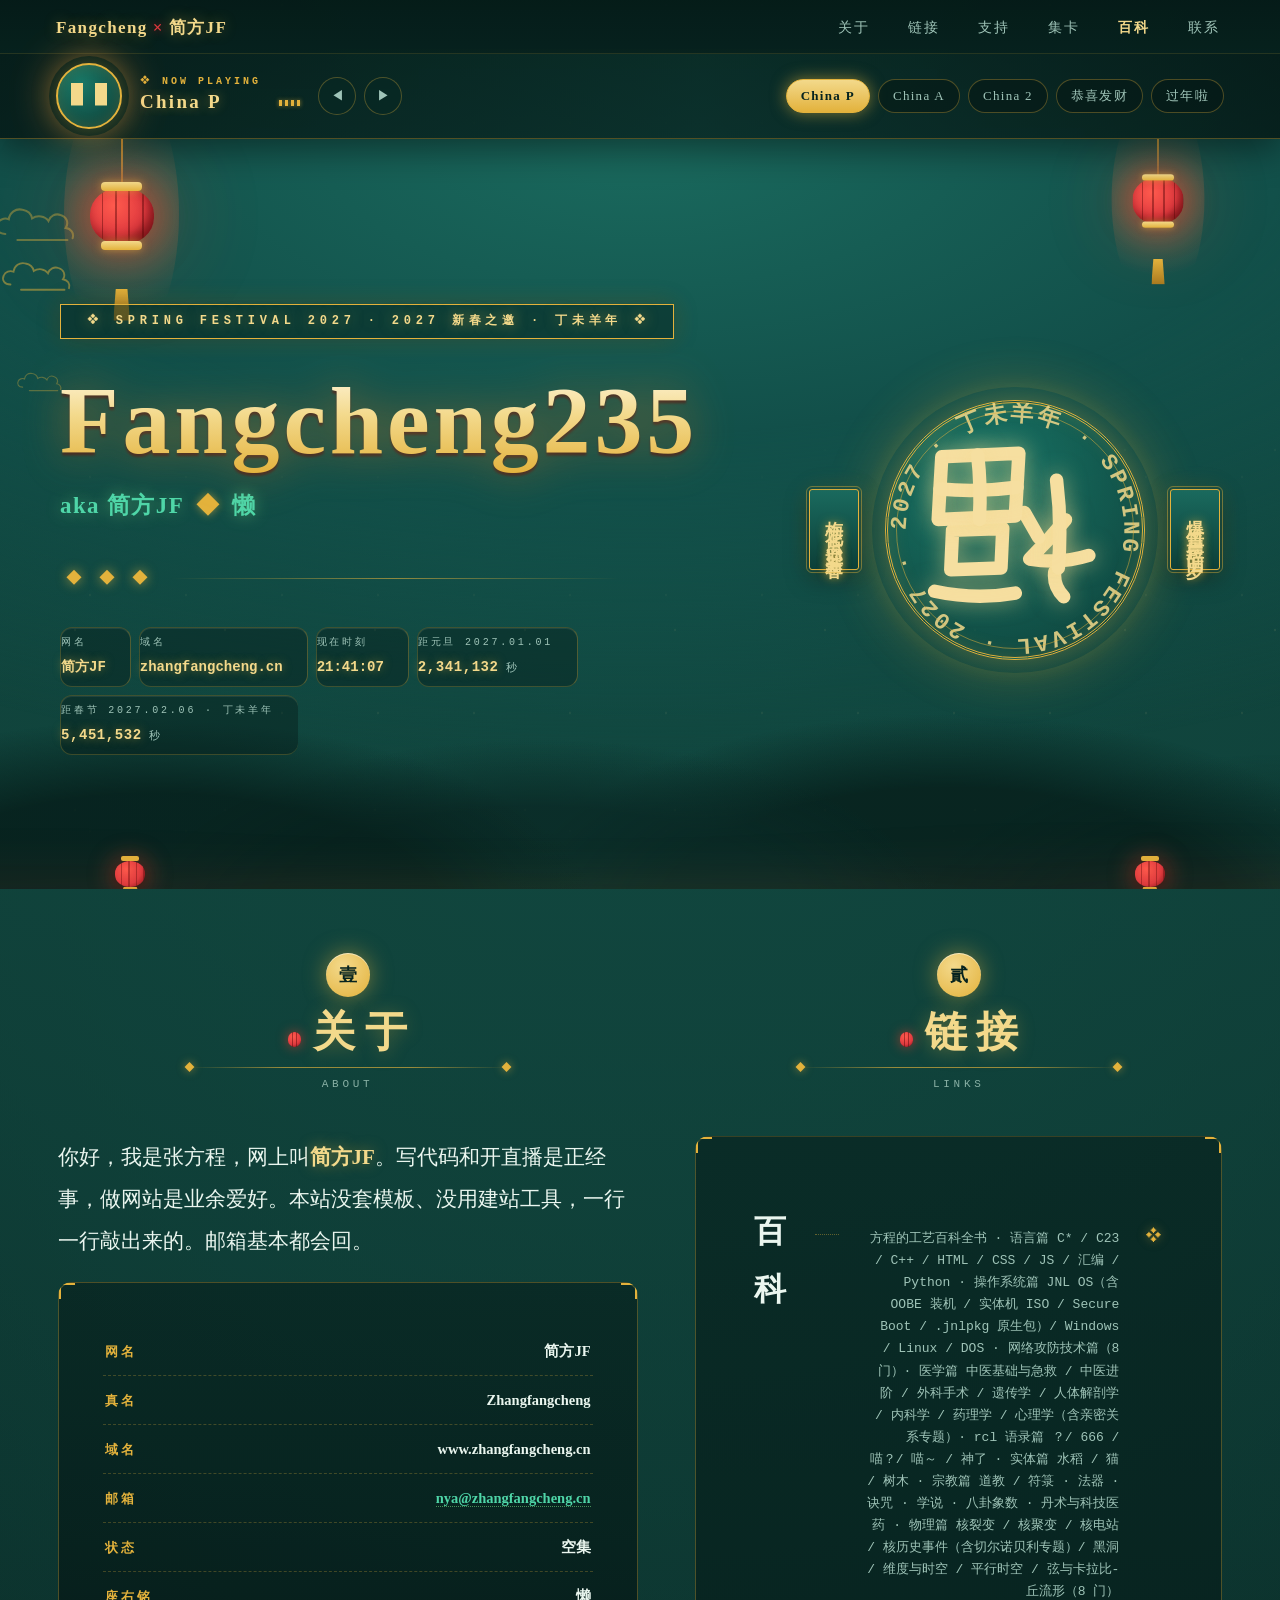
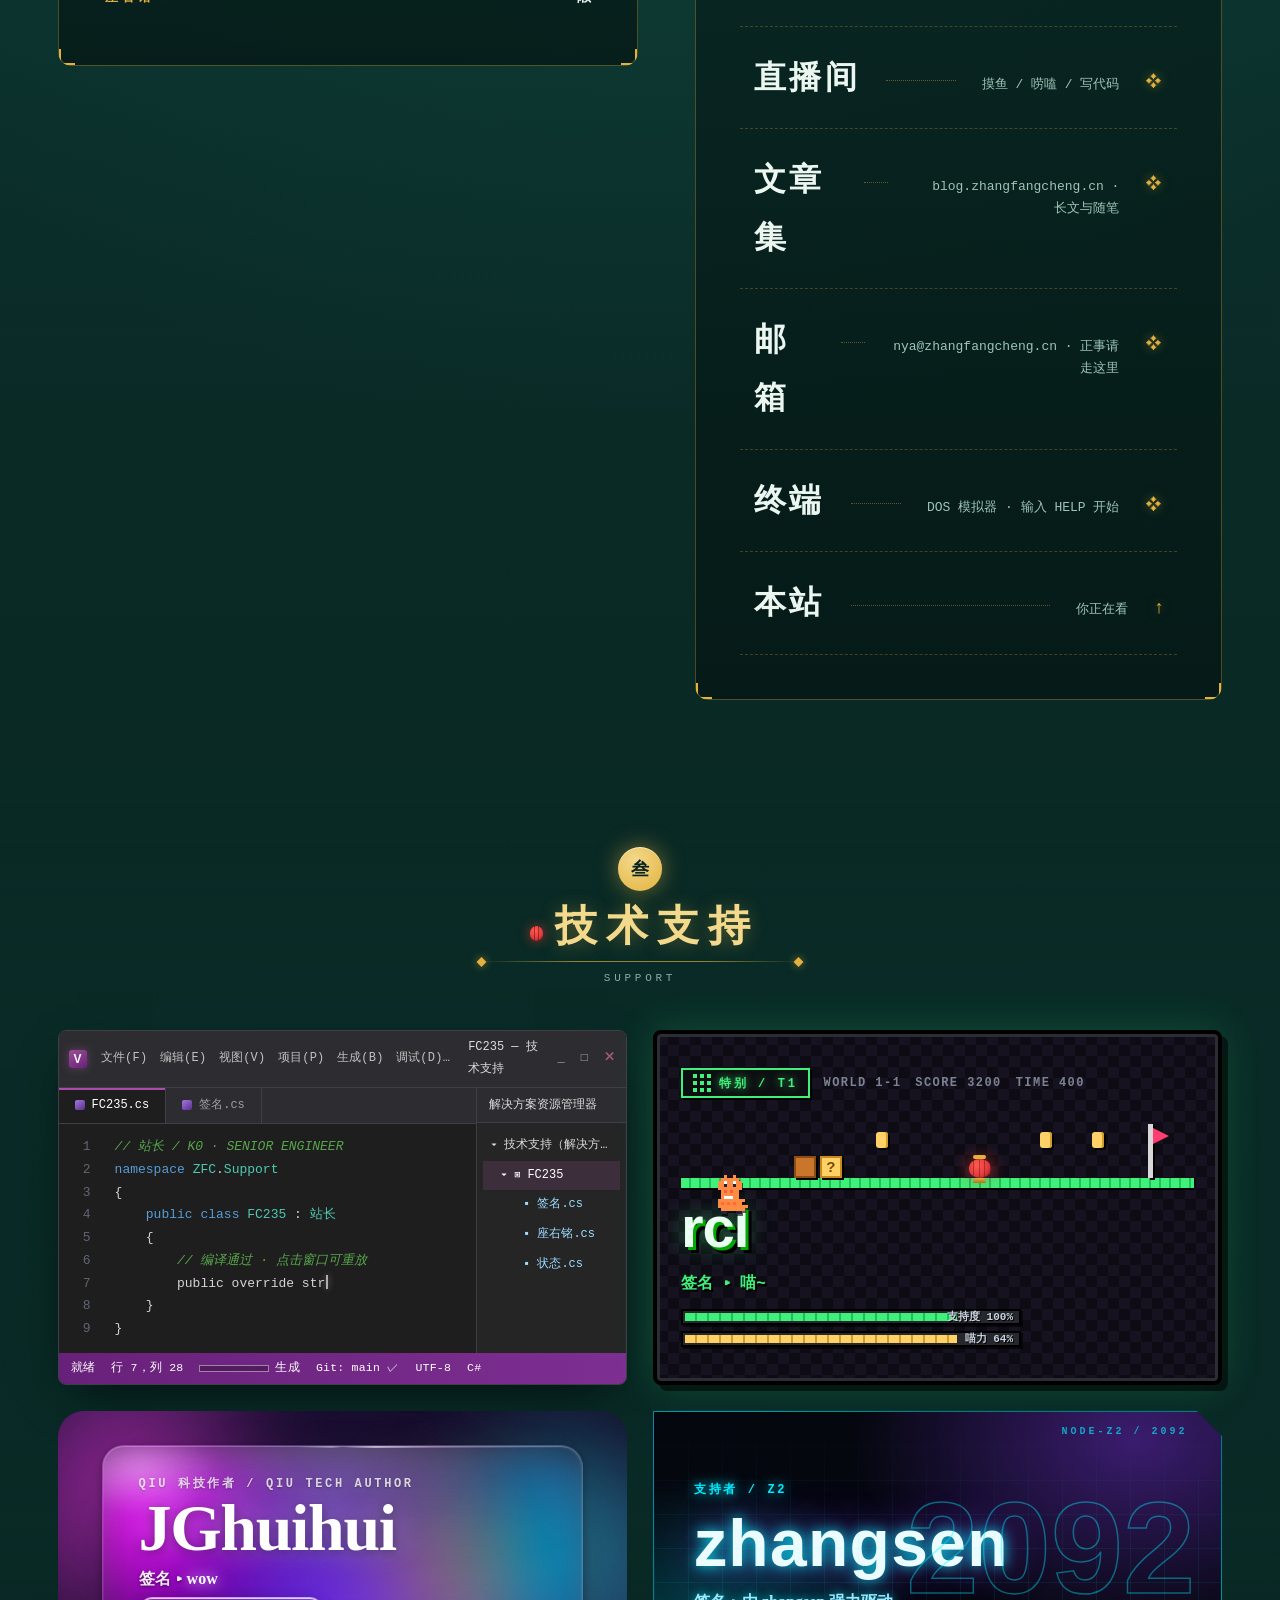
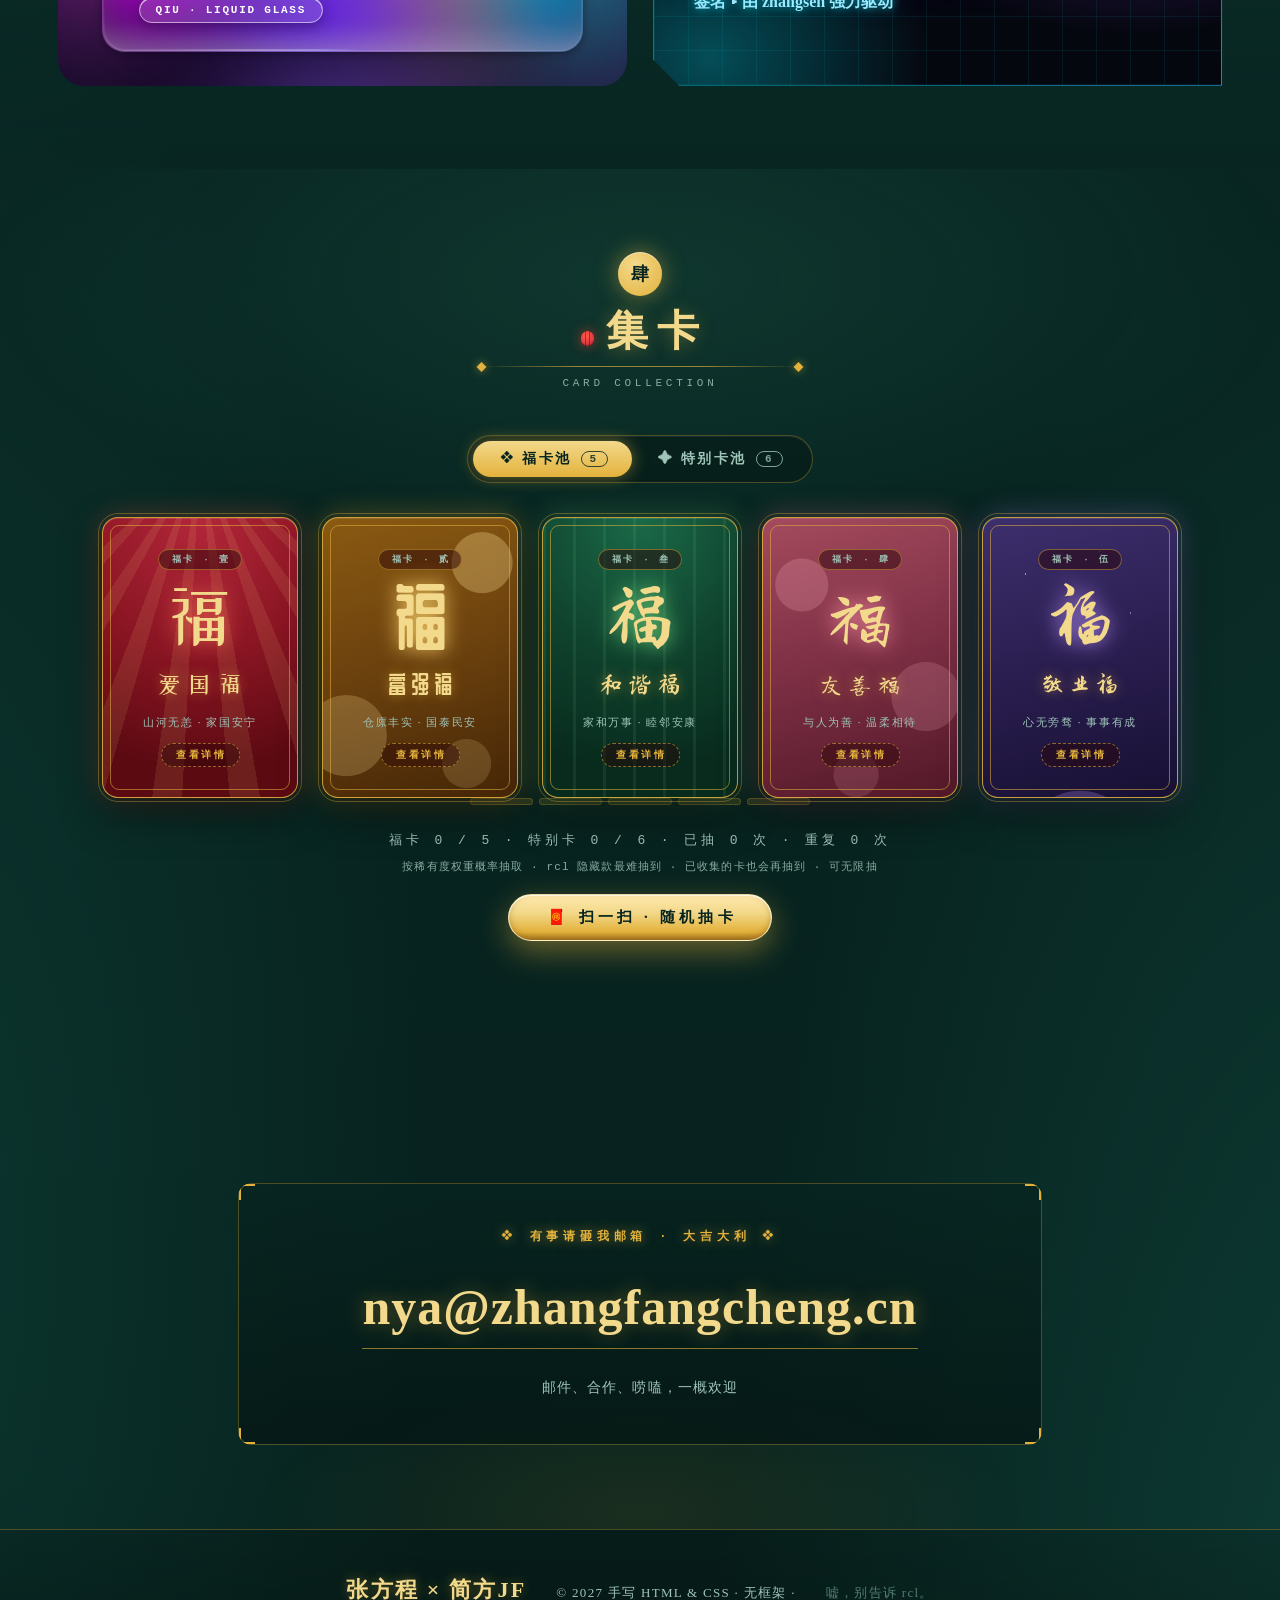
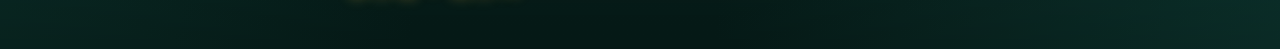
<file: index.html>
<!DOCTYPE html>
<html lang="zh-CN">
<head>
<meta charset="utf-8">
<meta name="viewport" content="width=device-width, initial-scale=1.0">
<meta name="description" content="张方程（简方JF）的个人主页 — 白天写代码，晚上开直播，网站自己手搓。">
<title>Zhangfangcheng的个人主页</title>
<link rel="preconnect" href="https://fonts.googleapis.com">
<link rel="preconnect" href="https://fonts.gstatic.com" crossorigin>
<link rel="stylesheet" href="https://fonts.googleapis.com/css2?family=Ma+Shan+Zheng&family=Zhi+Mang+Xing&family=ZCOOL+XiaoWei&family=ZCOOL+QingKe+HuangYou&family=Long+Cang&display=swap">
<link rel="icon" href="data:image/svg+xml,%3Csvg xmlns='http://www.w3.org/2000/svg' viewBox='0 0 64 64'%3E%3Crect width='64' height='64' rx='10' fill='%230e3833'/%3E%3Ctext x='32' y='46' font-family='Songti SC,SimSun,serif' font-weight='bold' font-size='38' fill='%23e3b23c' text-anchor='middle'%3E%E7%A6%8F%3C/text%3E%3C/svg%3E">
<meta name="theme-color" content="#0a2a26">
<link rel="stylesheet" href="css/style.css?v=20261113c">
</head>
<body>

<!-- 新春序幕 · 开幕 -->
<div class="prelude" id="prelude">
  <div class="curtain c-l" aria-hidden="true"></div>
  <div class="curtain c-r" aria-hidden="true"></div>
  <div class="pre-center">
    <div class="impact-zone">
      <h2 class="slam-title">欢迎访问<em>Fangcheng235</em>的主页<i class="dust" aria-hidden="true"><b></b><b></b><b></b><b></b><b></b><b></b></i></h2>
      <p class="slam-sub">❖ 丁未羊年 · 三阳开泰 ❖</p>
    </div>
    <div class="pre-stamp" aria-hidden="true">
      <div class="fucallig">
        <svg class="fusvg" viewBox="0 0 100 100">
          <path pathLength="1" d="M23,13 Q29,19 28,27"/>
          <path pathLength="1" d="M9,36 Q25,31 42,34 Q31,45 22,56"/>
          <path pathLength="1" d="M26,29 Q24,54 27,78"/>
          <path pathLength="1" d="M37,46 Q41,53 45,60"/>
          <path pathLength="1" d="M50,15 Q72,11 95,16"/>
          <path pathLength="1" d="M58,29 L86,28 L85,50 L57,51 Z"/>
          <path pathLength="1" d="M50,58 L93,56 L91,91 L48,93 Z"/>
          <path pathLength="1" d="M49,74 Q71,71 92,73"/>
          <path pathLength="1" d="M70,56 Q69,75 71,92"/>
        </svg>
      </div>
    </div>
  </div>
</div>

<div class="topzone">

<header>
  <div class="brand">Fangcheng<span>×</span>简方JF</div>
  <nav>
    <a href="#about">关于</a>
    <a href="#links">链接</a>
    <a href="#support">支持</a>
    <a href="#wufu">集卡</a>
    <a href="encyclopedia.html?v=20261118a" class="nav-wiki">百科</a>
    <a href="#contact">联系</a>
  </nav>
</header>

<!-- 置顶音乐台 -->
<div class="bgm-bar" id="bgmBar">
  <button id="bgmBtn" class="bgm-play off" aria-label="播放 / 暂停背景音乐" title="播放 / 暂停">♪</button>
  <div class="bgm-now">
    <span class="lab">❖ NOW PLAYING</span>
    <span class="ttl" id="bgmTitle">China P</span>
  </div>
  <div class="bgm-eq paused" id="bgmEq" aria-hidden="true"><i></i><i></i><i></i><i></i></div>
  <div class="bgm-skip">
    <button id="bgmPrev" aria-label="上一曲" title="上一曲">◀</button>
    <button id="bgmNext" aria-label="下一曲" title="下一曲">▶</button>
  </div>
  <div class="bgm-chips" id="bgmChips">
    <button data-i="0" class="cur">China P</button>
    <button data-i="1">China A</button>
    <button data-i="2">China 2</button>
    <button data-i="3">恭喜发财</button>
    <button data-i="4">过年啦</button>
  </div>
</div>

</div><!-- /topzone -->

<!-- 首屏：新春请柬 -->
<section class="hero">
  <div class="fws" aria-hidden="true">
    <span class="fw f1"></span>
    <span class="fw f2"></span>
    <span class="fw f3"></span>
    <span class="fw f4"></span>
    <span class="fw f5"></span>
  </div>
  <div class="lantern l1" aria-hidden="true"><span class="glow"></span><span class="body"></span><span class="tassel"></span></div>
  <div class="lantern l2" aria-hidden="true"><span class="glow"></span><span class="body"></span><span class="tassel"></span></div>
  <div class="clouds" aria-hidden="true">
    <span class="yun y1"></span>
    <span class="yun y2"></span>
    <span class="yun y3"></span>
  </div>

  <!-- 首屏主体：左文右印 -->
  <div class="hero-grid">
    <div class="hero-left">
      <p class="inv-label">❖ SPRING FESTIVAL 2027 · 2027 新春之邀 · 丁未羊年 ❖</p>
      <h1>Fangcheng235</h1>
      <p class="inv-alias">aka 简方JF<i>◆</i>懒</p>
      <div class="orn"><span>◆ ◆ ◆</span></div>
      <dl class="hero-data">
        <div><dt>网名</dt><dd>简方JF</dd></div>
        <div><dt>域名</dt><dd>zhangfangcheng.cn</dd></div>
        <div><dt>现在时刻</dt><dd id="clock">--:--:--</dd></div>
        <div><dt>距元旦 2027.01.01</dt><dd class="cd" id="cdNY">--</dd></div>
        <div><dt>距春节 2027.02.06 · 丁未羊年</dt><dd class="cd" id="cdCNY">--</dd></div>
      </dl>
    </div>
    <div class="hero-right">
      <div class="duilian l" aria-hidden="true">梅花点点迎新春</div>
      <div class="fustamp">
        <svg class="ring" viewBox="0 0 100 100">
          <defs><path id="ringpath" d="M50,50 m-43,0 a43,43 0 1,1 86,0 a43,43 0 1,1 -86,0"/></defs>
          <text><textPath href="#ringpath" startOffset="0">2027 · 丁未羊年 · SPRING FESTIVAL · 2027 · 丁未羊年 ·&#160;</textPath></text>
        </svg>
        <div class="fucallig" aria-hidden="true">
          <svg class="fusvg" viewBox="0 0 100 100">
            <path pathLength="1" d="M23,13 Q29,19 28,27"/>
            <path pathLength="1" d="M9,36 Q25,31 42,34 Q31,45 22,56"/>
            <path pathLength="1" d="M26,29 Q24,54 27,78"/>
            <path pathLength="1" d="M37,46 Q41,53 45,60"/>
            <path pathLength="1" d="M50,15 Q72,11 95,16"/>
            <path pathLength="1" d="M58,29 L86,28 L85,50 L57,51 Z"/>
            <path pathLength="1" d="M50,58 L93,56 L91,91 L48,93 Z"/>
            <path pathLength="1" d="M49,74 Q71,71 92,73"/>
            <path pathLength="1" d="M70,56 Q69,75 71,92"/>
          </svg>
          <i class="fushine"></i>
        </div>
      </div>
      <div class="duilian r" aria-hidden="true">爆竹声声辞旧岁</div>
    </div>
  </div>

  <div class="pumpkins" aria-hidden="true">
    <span class="pk p1"></span>
    <span class="pk p3"></span>
  </div>
  <div class="fog" aria-hidden="true"></div>
</section>

<!-- 关于 × 链接：双栏并排 -->
<div class="duo">

<!-- 关于 -->
<section id="about">
  <div class="sec-head">
    <span class="sec-num">壹</span>
    <h2>关于</h2>
    <span class="rule"></span>
    <span class="en">ABOUT</span>
  </div>
  <div class="about">
    <p class="say">你好，我是张方程，网上叫<b>简方JF</b>。写代码和开直播是正经事，做网站是业余爱好。本站没套模板、没用建站工具，一行一行敲出来的。邮箱基本都会回。</p>
    <div class="facts panel">
      <div><dt>网名</dt><dd>简方JF</dd></div>
      <div><dt>真名</dt><dd>Zhangfangcheng</dd></div>
      <div><dt>域名</dt><dd>www.zhangfangcheng.cn</dd></div>
      <div><dt>邮箱</dt><dd><a href="mailto:nya@zhangfangcheng.cn">nya@zhangfangcheng.cn</a></dd></div>
      <div><dt>状态</dt><dd>空集</dd></div>
      <div><dt>座右铭</dt><dd>懒</dd></div>
    </div>
  </div>
</section>

<!-- 链接 -->
<section id="links">
  <div class="sec-head">
    <span class="sec-num">貳</span>
    <h2>链接</h2>
    <span class="rule"></span>
    <span class="en">LINKS</span>
  </div>
  <div class="rows panel">
    <a class="row" href="encyclopedia.html?v=20261118a">
      <span class="t">百科</span>
      <span class="leader"></span>
      <span class="d">方程的工艺百科全书 · 语言篇 C* / C23 / C++ / HTML / CSS / JS / 汇编 / Python · 操作系统篇 JNL OS（含 OOBE 装机 / 实体机 ISO / Secure Boot / .jnlpkg 原生包）/ Windows / Linux / DOS · 网络攻防技术篇（8 门）· 医学篇 中医基础与急救 / 中医进阶 / 外科手术 / 遗传学 / 人体解剖学 / 内科学 / 药理学 / 心理学（含亲密关系专题）· rcl 语录篇 ？/ 666 / 喵？/ 喵～ / 神了 · 实体篇 水稻 / 猫 / 树木 · 宗教篇 道教 / 符箓 · 法器 · 诀咒 · 学说 · 八卦象数 · 丹术与科技医药 · 物理篇 核裂变 / 核聚变 / 核电站 / 核历史事件（含切尔诺贝利专题）/ 黑洞 / 维度与时空 / 平行时空 / 弦与卡拉比-丘流形（8 门）</span>
      <span class="go">❖</span>
    </a>
    <a class="row" href="live.html">
      <span class="t">直播间</span>
      <span class="leader"></span>
      <span class="d">摸鱼 / 唠嗑 / 写代码</span>
      <span class="go">❖</span>
    </a>
    <a class="row" href="https://blog.zhangfangcheng.cn" target="_blank" rel="noopener">
      <span class="t">文章集</span>
      <span class="leader"></span>
      <span class="d">blog.zhangfangcheng.cn · 长文与随笔</span>
      <span class="go">❖</span>
    </a>
    <a class="row" href="mailto:nya@zhangfangcheng.cn">
      <span class="t">邮箱</span>
      <span class="leader"></span>
      <span class="d">nya@zhangfangcheng.cn · 正事请走这里</span>
      <span class="go">❖</span>
    </a>
    <a class="row" href="dos.html">
      <span class="t">终端</span>
      <span class="leader"></span>
      <span class="d">DOS 模拟器 · 输入 HELP 开始</span>
      <span class="go">❖</span>
    </a>
    <a class="row" href="#top">
      <span class="t">本站</span>
      <span class="leader"></span>
      <span class="d">你正在看</span>
      <span class="go">↑</span>
    </a>
  </div>
</section>

</div><!-- /duo -->

<!-- 技术支持 -->
<section id="support">
  <div class="sec-head">
    <span class="sec-num">叁</span>
    <h2>技术支持</h2>
    <span class="rule"></span>
    <span class="en">SUPPORT</span>
  </div>
  <div class="sup-rows">

    <!-- 1) FC235 —— VS2026 风 · 真实 IDE · 动态 -->
    <div class="sup vs2026" title="点击重放代码动画">
      <div class="tbar">
        <span class="vslogo">V</span>
        <span class="menu">文件(F)　编辑(E)　视图(V)　项目(P)　生成(B)　调试(D)　Git　工具(T)　帮助(H)</span>
        <span>FC235 — 技术支持</span>
        <span class="winbtn"><i>_</i><i>□</i><i class="cl">✕</i></span>
      </div>
      <div class="ide">
        <div class="editor">
          <div class="tabs">
            <span class="tab on"><i class="ic-cs"></i>FC235.cs</span>
            <span class="tab"><i class="ic-cs"></i>签名.cs</span>
          </div>
          <div class="code-area">
            <div class="gutter">1<br>2<br>3<br>4<br>5<br>6<br>7<br>8<br>9</div>
            <pre class="code"><span class="c">// 站长 / K0 · SENIOR ENGINEER</span>
<span class="k">namespace</span> <span class="t">ZFC</span>.<span class="t">Support</span>
{
    <span class="k">public class</span> <span class="t">FC235</span> : <span class="t">站长</span>
    {
        <span class="c">// 编译通过 · 点击窗口可重放</span>
        <span class="typer"></span><span class="caret"></span>
    }
}</pre>
          </div>
        </div>
        <div class="explorer">
          <div class="exp-h">解决方案资源管理器</div>
          <ul class="tree">
            <li class="lv0">▾ 技术支持（解决方案）</li>
            <li class="lv1">▾ ▣ FC235</li>
            <li class="lv2">▪ 签名.cs</li>
            <li class="lv2">▪ 座右铭.cs</li>
            <li class="lv2">▪ 状态.cs</li>
          </ul>
        </div>
      </div>
      <div class="status">
        <span>就绪</span>
        <span id="vsPos">行 7，列 9</span>
        <span class="prog"><i></i>生成</span>
        <span>Git: main ✓</span>
        <span>UTF-8</span>
        <span>C#</span>
      </div>
    </div>

    <!-- 2) rcl —— IC 像素闯关游戏 -->
    <div class="sup pixelic">
      <div class="hud">
        <span class="chip">
          <span class="pins"><i></i><i></i><i></i><i></i><i></i><i></i><i></i><i></i><i></i></span>
          <span class="role">特别 / T1</span>
        </span>
        <span>WORLD 1-1</span>
        <span>SCORE 3200</span>
        <span>TIME 400</span>
      </div>
      <div class="stage">
        <span class="floor"></span>
        <span class="brick b1"></span>
        <span class="brick q b2">?</span>
        <span class="cat"></span>
        <span class="pk"></span>
        <span class="coin c1"></span><span class="coin c2"></span><span class="coin c3"></span>
        <span class="flag"></span>
      </div>
      <div class="who">rcl</div>
      <div class="sig">签名 ▸ 喵~</div>
      <div class="bars">
        <div class="bar hp"><span></span><b>支持度 100%</b></div>
        <div class="bar mp"><span></span><b>喵力 64%</b></div>
      </div>
    </div>

    <!-- 3) JGhuihui —— 液态玻璃风（四层折射玻璃） -->
    <div class="sup liquid">
      <div class="lgblobs" aria-hidden="true"><i class="lb1"></i><i class="lb2"></i><i class="lb3"></i><i class="lb4"></i></div>
      <div class="lggrain" aria-hidden="true"></div>
      <div class="glass">
        <i class="ring" aria-hidden="true"><i></i></i>
        <i class="spec" aria-hidden="true"></i>
        <div class="role">QIU 科技作者 / QIU TECH AUTHOR</div>
        <div class="who">JGhuihui</div>
        <div class="sig">签名 ▸ <b>wow</b></div>
        <span class="pill">QIU · LIQUID GLASS</span>
      </div>
    </div>

    <!-- 4) zhangsen —— 2092 科技风 -->
    <div class="sup futur2092">
      <span class="chipid">NODE-Z2 / 2092</span>
      <span class="year">2092</span>
      <div class="role">支持者 / Z2</div>
      <div class="who">zhangsen</div>
      <div class="sig">签名 ▸ 由 zhangsen 强力驱动</div>
    </div>

  </div>
</section>

<!-- 集五福 -->
<section id="wufu" class="wufu" data-pool="fu">
  <div class="sec-head">
    <span class="sec-num">肆</span>
    <h2>集卡</h2>
    <span class="rule"></span>
    <span class="en">CARD COLLECTION</span>
  </div>
  <!-- 卡池切换 -->
  <div class="pool-tabs" id="poolTabs" role="tablist" aria-label="卡池切换">
    <button class="ptab cur" data-pool="fu" role="tab" aria-selected="true">❖ 福卡池<i>5</i></button>
    <button class="ptab" data-pool="sp" role="tab" aria-selected="false">✦ 特别卡池<i>6</i></button>
  </div>
  <div class="fu-cards">
    <div class="fucard" data-f="0" title="点击查看详情 · 收集请扫一扫抽卡" role="button" tabindex="0">
      <div class="fc-inner">
        <div class="fc-face fc-front">
          <span class="fc-tag">福卡 · 壹</span>
          <div class="fc-fu">福</div>
          <h3 class="fc-name">爱国福</h3>
          <p class="fc-sub">山河无恙 · 家国安宁</p>
          <span class="fc-more" data-more>查看详情</span>
          <i class="fc-shine"></i>
        </div>
        <div class="fc-face fc-back">
          <div class="fc-seal">已收集</div>
          <div class="fc-backfu">福</div>
          <span class="fc-year">丁未 · 羊年</span>
        </div>
      </div>
    </div>
    <div class="fucard" data-f="1" title="点击查看详情 · 收集请扫一扫抽卡" role="button" tabindex="0">
      <div class="fc-inner">
        <div class="fc-face fc-front">
          <span class="fc-tag">福卡 · 贰</span>
          <div class="fc-fu">福</div>
          <h3 class="fc-name">富强福</h3>
          <p class="fc-sub">仓廪丰实 · 国泰民安</p>
          <span class="fc-more" data-more>查看详情</span>
          <i class="fc-shine"></i>
        </div>
        <div class="fc-face fc-back">
          <div class="fc-seal">已收集</div>
          <div class="fc-backfu">福</div>
          <span class="fc-year">丁未 · 羊年</span>
        </div>
      </div>
    </div>
    <div class="fucard" data-f="2" title="点击查看详情 · 收集请扫一扫抽卡" role="button" tabindex="0">
      <div class="fc-inner">
        <div class="fc-face fc-front">
          <span class="fc-tag">福卡 · 叁</span>
          <div class="fc-fu">福</div>
          <h3 class="fc-name">和谐福</h3>
          <p class="fc-sub">家和万事 · 睦邻安康</p>
          <span class="fc-more" data-more>查看详情</span>
          <i class="fc-shine"></i>
        </div>
        <div class="fc-face fc-back">
          <div class="fc-seal">已收集</div>
          <div class="fc-backfu">福</div>
          <span class="fc-year">丁未 · 羊年</span>
        </div>
      </div>
    </div>
    <div class="fucard" data-f="3" title="点击查看详情 · 收集请扫一扫抽卡" role="button" tabindex="0">
      <div class="fc-inner">
        <div class="fc-face fc-front">
          <span class="fc-tag">福卡 · 肆</span>
          <div class="fc-fu">福</div>
          <h3 class="fc-name">友善福</h3>
          <p class="fc-sub">与人为善 · 温柔相待</p>
          <span class="fc-more" data-more>查看详情</span>
          <i class="fc-shine"></i>
        </div>
        <div class="fc-face fc-back">
          <div class="fc-seal">已收集</div>
          <div class="fc-backfu">福</div>
          <span class="fc-year">丁未 · 羊年</span>
        </div>
      </div>
    </div>
    <div class="fucard" data-f="4" title="点击查看详情 · 收集请扫一扫抽卡" role="button" tabindex="0">
      <div class="fc-inner">
        <div class="fc-face fc-front">
          <span class="fc-tag">福卡 · 伍</span>
          <div class="fc-fu">福</div>
          <h3 class="fc-name">敬业福</h3>
          <p class="fc-sub">心无旁骛 · 事事有成</p>
          <span class="fc-more" data-more>查看详情</span>
          <i class="fc-shine"></i>
        </div>
        <div class="fc-face fc-back">
          <div class="fc-seal">已收集</div>
          <div class="fc-backfu">福</div>
          <span class="fc-year">丁未 · 羊年</span>
        </div>
      </div>
    </div>
  </div>
  <div class="fu-cards sp-cards">
    <div class="fucard sp sp-fc" data-f="5" title="点击查看详情 · 收集请扫一扫抽卡" role="button" tabindex="0">
      <div class="fc-inner">
        <div class="fc-face fc-front">
          <span class="fc-tag">特别 · 人物牌</span>
          <div class="sp-visual">
            <div class="sp-tbar"><i></i><i></i><i></i><em>FC235.cs — Visual Studio</em></div>
            <pre class="sp-code"><span class="k">class</span> <span class="t">FC235</span> {
  <span class="c">// 白天写代码</span>
  <span class="c">// 晚上开直播</span>
  <span class="k">return</span> <span class="s">"热爱"</span>;
}</pre>
          </div>
          <h3 class="fc-name">FC235</h3>
          <p class="fc-sub">站长 · VS2026 风</p>
          <span class="fc-more" data-more>查看详情</span>
          <i class="fc-shine"></i>
        </div>
        <div class="fc-face fc-back">
          <div class="fc-seal">已收集</div>
          <div class="fc-backfu">福</div>
          <span class="fc-year">丁未 · 羊年</span>
        </div>
      </div>
    </div>
    <div class="fucard sp sp-rcl" data-f="6" title="点击查看详情 · 收集请扫一扫抽卡" role="button" tabindex="0">
      <div class="fc-inner">
        <div class="fc-face fc-front">
          <span class="fc-tag">隐藏 · 人物牌</span>
          <div class="sp-visual">
            <div class="sp-hud"><span>WORLD 1-1</span><span>SCORE 3200</span></div>
            <div class="sp-stage">
              <span class="sp-floor"></span>
              <span class="sp-cat"></span>
              <span class="sp-coin"></span>
              <span class="sp-flag"></span>
            </div>
          </div>
          <h3 class="fc-name">rcl</h3>
          <p class="fc-sub">特别支持 · 像素闯关</p>
          <span class="fc-more" data-more>查看详情</span>
          <i class="fc-shine"></i>
        </div>
        <div class="fc-face fc-back">
          <div class="fc-seal">已收集</div>
          <div class="fc-backfu">福</div>
          <span class="fc-year">丁未 · 羊年</span>
        </div>
      </div>
    </div>
    <div class="fucard sp sp-jg" data-f="7" title="点击查看详情 · 收集请扫一扫抽卡" role="button" tabindex="0">
      <div class="fc-inner">
        <div class="fc-face fc-front">
          <span class="fc-tag">特别 · 人物牌</span>
          <div class="sp-visual">
            <span class="sp-blob b1"></span>
            <span class="sp-blob b2"></span>
            <div class="sp-glassbox"><b>wow</b><span>LIQUID GLASS</span></div>
          </div>
          <h3 class="fc-name">JGhuihui</h3>
          <p class="fc-sub">QIU 科技作者 · 液态玻璃</p>
          <span class="fc-more" data-more>查看详情</span>
          <i class="fc-shine"></i>
        </div>
        <div class="fc-face fc-back">
          <div class="fc-seal">已收集</div>
          <div class="fc-backfu">福</div>
          <span class="fc-year">丁未 · 羊年</span>
        </div>
      </div>
    </div>
    <div class="fucard sp sp-zs" data-f="8" title="点击查看详情 · 收集请扫一扫抽卡" role="button" tabindex="0">
      <div class="fc-inner">
        <div class="fc-face fc-front">
          <span class="fc-tag">特别 · 人物牌</span>
          <div class="sp-visual">
            <div class="sp-future">
              <span class="sp-node">NODE-Z2 / 2092</span>
              <span class="sp-year">2092</span>
              <span class="sp-sig">由 zhangsen 强力驱动</span>
            </div>
          </div>
          <h3 class="fc-name">zhangsen</h3>
          <p class="fc-sub">支持者 · 2092 科技风</p>
          <span class="fc-more" data-more>查看详情</span>
          <i class="fc-shine"></i>
        </div>
        <div class="fc-face fc-back">
          <div class="fc-seal">已收集</div>
          <div class="fc-backfu">福</div>
          <span class="fc-year">丁未 · 羊年</span>
        </div>
      </div>
    </div>
    <div class="fucard sp sp-jnl" data-f="9" title="点击查看详情 · 收集请扫一扫抽卡" role="button" tabindex="0">
      <div class="fc-inner">
        <div class="fc-face fc-front">
          <span class="fc-tag">联动 · JNL</span>
          <div class="sp-visual">
            <div class="sp-term">
              <span class="tl"><b>$</b> sudo apt install jnlos</span>
              <span class="tl ok">[ OK ] NyxNiri · 7.4-rc1 内核</span>
              <span class="tl ok">[ OK ] 3GB RAM 流畅运行</span>
              <span class="tl sl">装机 · ISO · 安全启动</span>
            </div>
          </div>
          <h3 class="fc-name">JNL OS</h3>
          <p class="fc-sub">Java Net Lava OS</p>
          <span class="fc-more" data-more>查看详情</span>
          <i class="fc-shine"></i>
        </div>
        <div class="fc-face fc-back">
          <div class="fc-seal">已收集</div>
          <div class="fc-backfu">福</div>
          <span class="fc-year">丁未 · 羊年</span>
        </div>
      </div>
    </div>
    <div class="fucard sp sp-ym" data-f="10" title="点击查看详情 · 收集请扫一扫抽卡" role="button" tabindex="0">
      <div class="fc-inner">
        <div class="fc-face fc-front">
          <span class="fc-tag">联动 · YUNMENG</span>
          <div class="sp-visual">
            <div class="sp-dream">
              <span class="sp-cloud c1"></span>
              <span class="sp-cloud c2"></span>
              <b>云梦</b>
              <span class="sp-ds">迎新纳福 · 2027</span>
            </div>
          </div>
          <h3 class="fc-name">云梦分享站</h3>
          <p class="fc-sub">软件分享 × 在线工具</p>
          <span class="fc-more" data-more>查看详情</span>
          <i class="fc-shine"></i>
        </div>
        <div class="fc-face fc-back">
          <div class="fc-seal">已收集</div>
          <div class="fc-backfu">福</div>
          <span class="fc-year">丁未 · 羊年</span>
        </div>
      </div>
    </div>
  </div>
  <div class="fu-bar" id="fuBar" aria-hidden="true"><i></i><i></i><i></i><i></i><i></i></div>
  <div class="fu-bar sp-bar" id="spBar" aria-hidden="true"><i></i><i></i><i></i><i></i><i></i><i></i></div>
  <p class="fu-progress" id="fuProgress">福卡 0 / 5 · 特别卡 0 / 6 · 已抽 0 次 · 重复 0 次</p>
  <p class="fu-note">按稀有度权重概率抽取 · rcl 隐藏款最难抽到 · 已收集的卡也会再抽到 · 可无限抽</p>
  <div style="text-align:center"><button class="fu-scan" id="fuScan" type="button">🧧 扫一扫 · 随机抽卡</button></div>
  <div class="fu-done" id="fuDone">❖ 五福临门 · 新的一年万事顺遂 ❖</div>
  <div class="fu-done sp-done" id="spDone">❖ 特别卡池 · 全员集结 ❖</div>
</section>

<!-- 抽卡演出层 -->
<div class="draw-ov" id="drawOv">
  <div class="draw-card">
    <span class="d-label" id="dLabel">扫 福 中</span>
    <span class="d-name" id="dName">···</span>
    <span class="d-type" id="dType"></span>
    <span class="d-hint">点击任意处继续</span>
  </div>
</div>

<!-- 福卡详情卷轴 -->
<div class="fu-modal" id="fuModal" role="dialog" aria-modal="true" aria-label="福卡详情">
  <div class="m-backdrop" data-mclose></div>
  <div class="fu-panel" id="fuPanel">
    <button class="m-close" type="button" data-mclose aria-label="关闭">✕</button>
    <span class="m-tag" id="mTag">福卡 · 壹</span>
    <div class="m-rare" id="mRare"></div>
    <div class="m-fu" id="mFu">福</div>
    <div class="m-name" id="mName">爱国福</div>
    <div class="m-poem" id="mPoem"></div>
    <p class="m-bless" id="mBless"></p>
    <span class="m-status" id="mStatus">未收集</span>
    <button class="m-take" id="mTake" type="button">收下福气</button>
    <p class="m-hint">FU CARD DETAILS · 丁未羊年</p>
  </div>
</div>

<!-- 联系 -->
<section id="contact" class="contact">
  <div class="panel">
    <p class="label">❖ 有事请砸我邮箱 · 大吉大利 ❖</p>
    <a class="mail" href="mailto:nya@zhangfangcheng.cn">nya@zhangfangcheng.cn</a>
    <p class="tiny">邮件、合作、唠嗑，一概欢迎</p>
  </div>
</section>

<footer>
  <span class="big">张方程 × 简方JF</span>
  <span>© <span id="yr">2027</span> 手写 HTML &amp; CSS · 无框架 ·</span>
  <span class="secret">嘘，别告诉 rcl。</span>
</footer>

<audio id="bgm" preload="auto"></audio>

<script src="js/main.js?v=20261113c" defer></script>
</body>
</html>
</file>
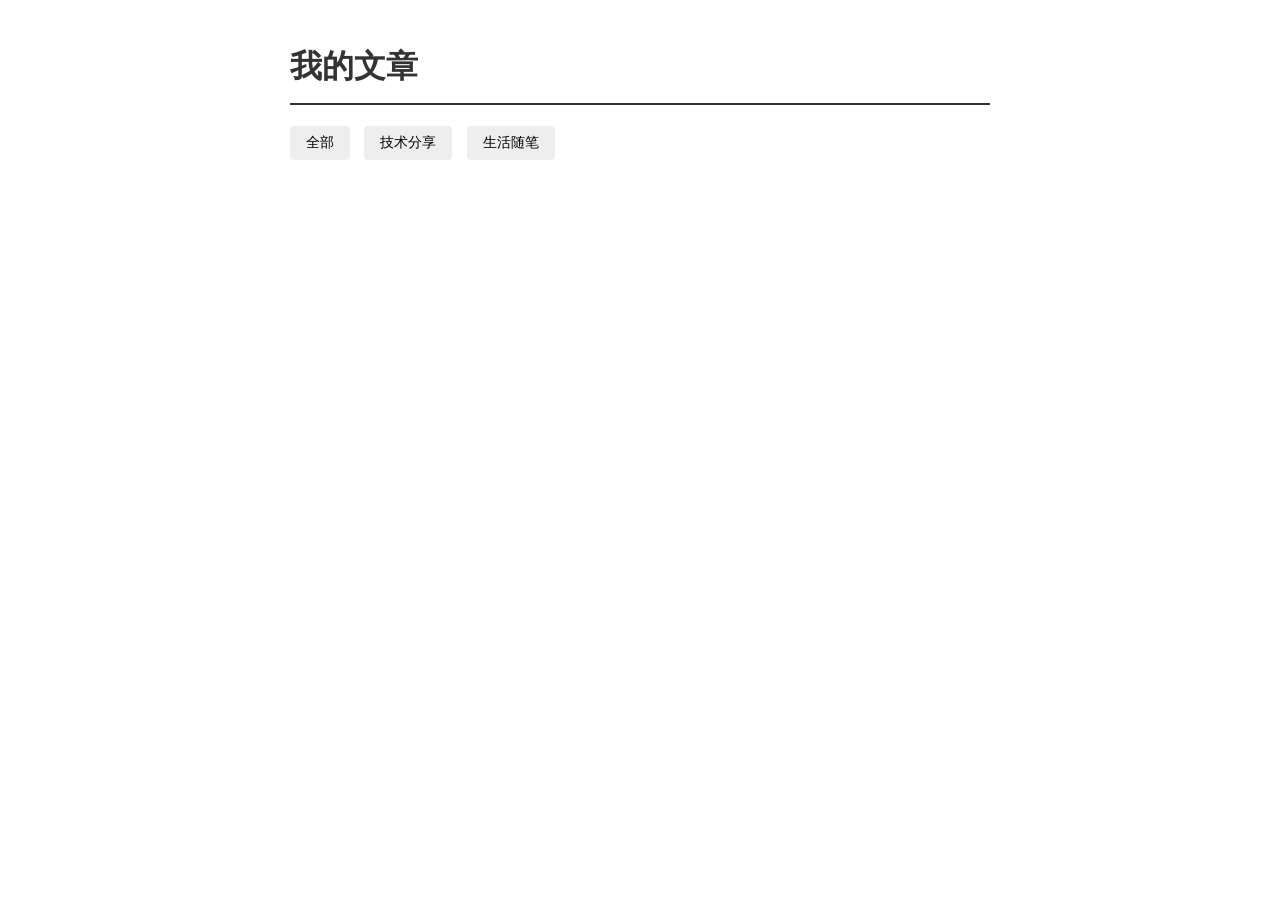
<file: articles.html>
<!DOCTYPE html>
<html lang="zh-CN">
<head>
    <meta charset="UTF-8">
    <meta name="viewport" content="width=device-width, initial-scale=1.0">
    <title>我的文章 - FC</title>
    <style>
        body { font-family: -apple-system, sans-serif; max-width: 700px; margin: 0 auto; padding: 20px; line-height: 1.6; color: #333; }
        h1 { border-bottom: 2px solid #333; padding-bottom: 10px; }
        .filters { margin: 20px 0; }
        .filters button { background: #eee; border: none; padding: 8px 16px; margin-right: 10px; cursor: pointer; border-radius: 4px; font-size: 14px; }
        .filters button.active { background: #333; color: #fff; }
        .post { margin-bottom: 15px; padding-bottom: 15px; border-bottom: 1px solid #eee; display: none; }
        .post h2 { margin: 0 0 5px 0; font-size: 18px; }
        .post a { text-decoration: none; color: #0066cc; }
        .post .meta { font-size: 12px; color: #888; }
        .category-tag { background: #e0f7fa; color: #006064; padding: 2px 6px; border-radius: 4px; font-size: 12px; margin-left: 10px; }
    </style>
</head>
<body>
    <h1>我的文章</h1>
    
    <div class="filters">
        <button class="active" onclick="filter('all')">全部</button>
        <button onclick="filter('tech')">技术分享</button>
        <button onclick="filter('life')">生活随笔</button>
    </div>

    <div id="post-list">
        <div class="post" data-category="life">
            <h2><a href="post1.html">与或非的悲伤</a> <span class="category-tag">生活随笔</span></h2>
            <div class="meta">发布于：2026-10-31</div>
        </div>
        <div class="post" data-category="life">
    <h2><a href="post2.html">与或非·二</a> <span class="category-tag">生活随笔</span></h2>
    <div class="meta">发布于：2026-10-31</div>
</div>
        <div class="post" data-category="life">
    <h2><a href="post3.html">与或非·三</a> <span class="category-tag">生活随笔</span></h2>
    <div class="meta">发布于：2026-10-31</div>
        </div>
    </div>

    <script>
        window.onload = () => filter('all');
        function filter(category) {
            document.querySelectorAll('.filters button').forEach(btn => btn.classList.remove('active'));
            if(event) event.target.classList.add('active');
            document.querySelectorAll('.post').forEach(post => {
                if (category === 'all' || post.getAttribute('data-category') === category) {
                    post.style.display = 'block';
                } else {
                    post.style.display = 'none';
                }
            });
        }
    </script>
</body>
</html>
</file>
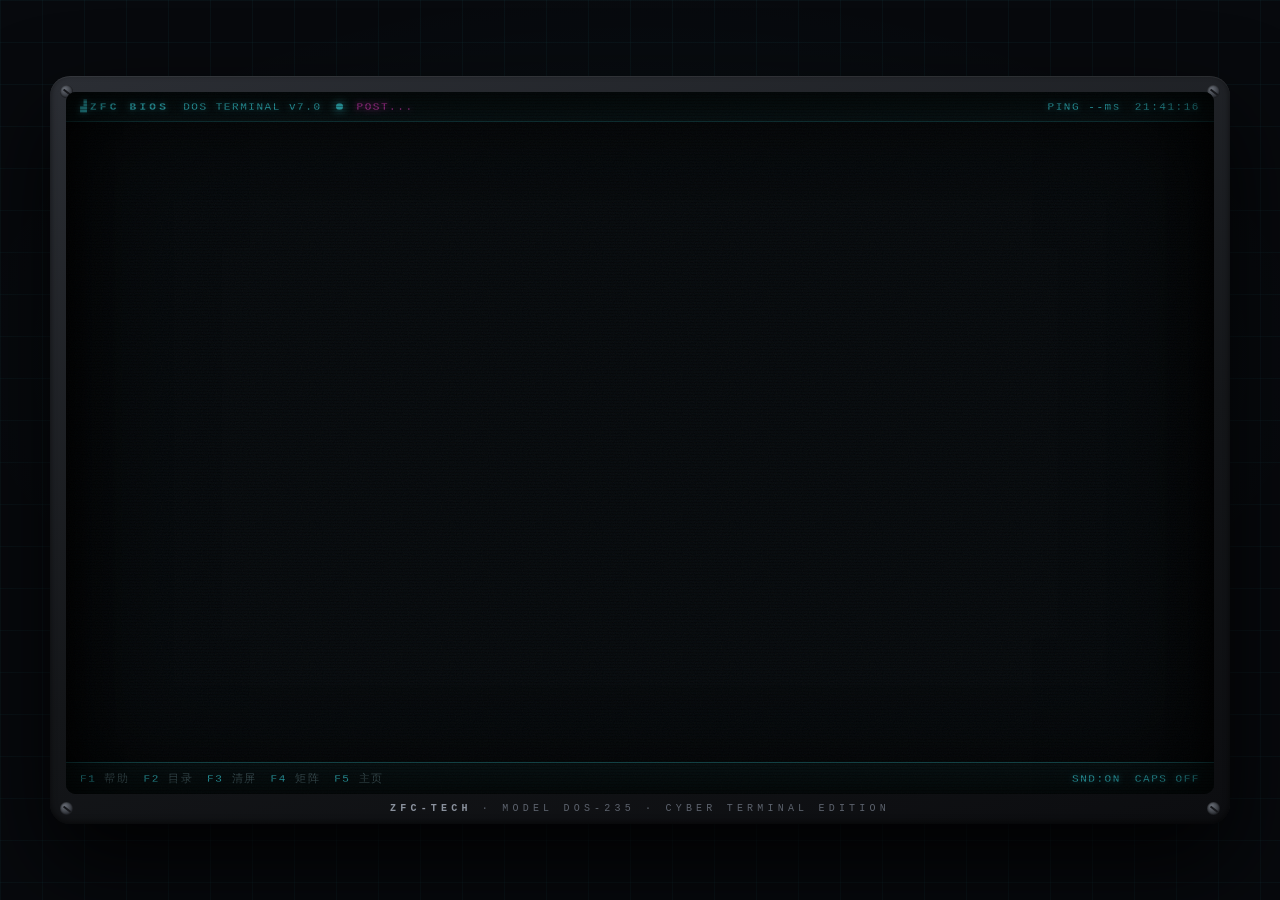
<file: dos.html>
<!DOCTYPE html>
<html lang="zh-CN">
<head>
<meta charset="utf-8">
<meta name="viewport" content="width=device-width, initial-scale=1.0">
<meta name="description" content="ZFC-DOS 赛博终端模拟器 — 开机自检、CRT 特效、可交互命令。">
<title>DOS</title>
<link rel="icon" href="data:image/svg+xml,%3Csvg xmlns='http://www.w3.org/2000/svg' viewBox='0 0 64 64'%3E%3Crect width='64' height='64' fill='%2304080b'/%3E%3Ctext x='32' y='44' font-family='monospace' font-weight='bold' font-size='26' fill='%233df3ff' text-anchor='middle'%3EDOS%3C/text%3E%3C/svg%3E">
<style>
/* ============================================================
   ZFC-DOS · 赛博终端模拟器
   全部手写，无依赖。按 F1 或输入 HELP 查看命令。
   ============================================================ */
*{margin:0;padding:0;box-sizing:border-box}

:root{
  --bezel1:#2b2e34; --bezel2:#141619;
  --room:#07090d;
}
html,body{height:100%}
body{
  background:var(--room);
  background-image:
    radial-gradient(ellipse 90% 70% at 50% 40%, rgba(61,243,255,.05), transparent 60%),
    linear-gradient(rgba(61,243,255,.035) 1px, transparent 1px),
    linear-gradient(90deg, rgba(61,243,255,.035) 1px, transparent 1px);
  background-size:100% 100%, 42px 42px, 42px 42px;
  font-family:"Cascadia Mono",Consolas,"Courier New",ui-monospace,monospace;
  display:flex;align-items:center;justify-content:center;
  padding:18px;overflow:hidden;
}

/* ---------- 机箱 ---------- */
.crt{width:min(1180px,96vw)}
.bezel{
  position:relative;
  background:linear-gradient(165deg,var(--bezel1),var(--bezel2) 60%,#0c0d10);
  border-radius:20px;padding:16px 16px 10px;
  box-shadow:0 40px 90px rgba(0,0,0,.85), inset 0 1px 0 rgba(255,255,255,.07), inset 0 -2px 6px rgba(0,0,0,.6);
}
.screw{
  position:absolute;width:13px;height:13px;border-radius:50%;
  background:radial-gradient(circle at 35% 30%, #6a6f78, #2c2f35 70%);
  box-shadow:inset 0 0 2px #000;
}
.screw::after{
  content:"";position:absolute;left:2px;right:2px;top:50%;height:2px;
  background:#17181c;transform:rotate(38deg) translateY(-50%);
}
.s1{top:9px;left:10px}.s2{top:9px;right:10px}.s3{bottom:9px;left:10px}.s4{bottom:9px;right:10px}
.bezel-label{
  text-align:center;font-size:10px;letter-spacing:.42em;color:#5c626d;
  padding-top:9px;user-select:none;
}
.bezel-label b{color:#8a919d}

/* ---------- 屏幕 ---------- */
.screen{
  --acc:#3df3ff; --glowc:rgba(61,243,255,.5); --acc2:#ff45e0;
  --bg:#04080b; --fg:#d2f3f7; --dim:#55757c; --err:#ff5a6a; --warn:#ffd447;
  position:relative;height:min(78vh,780px);min-height:440px;
  background:var(--bg);border-radius:10px;overflow:hidden;
  box-shadow:inset 0 0 90px rgba(0,0,0,.9), inset 0 0 18px rgba(0,0,0,.8);
  transform-origin:center;
}
.screen[data-theme="green"] {--acc:#4dff88;--glowc:rgba(77,255,136,.5);--acc2:#e0ff4d;--fg:#d9ffe6;--dim:#4f7a5e}
.screen[data-theme="magenta"]{--acc:#ff4df2;--glowc:rgba(255,77,242,.5);--acc2:#4df3ff;--fg:#ffe6fd;--dim:#7c557a}
.screen[data-theme="amber"]  {--acc:#ffb347;--glowc:rgba(255,179,71,.5);--acc2:#ffe680;--fg:#ffeed6;--dim:#8a744f}

/* 矩阵雨画布（在文字之下） */
#fx{position:absolute;inset:0;z-index:0;pointer-events:none;opacity:.8}

/* 内容层 */
.glass{position:absolute;inset:0;z-index:2;display:flex;flex-direction:column}

/* HUD */
.hud{
  flex:none;display:flex;align-items:center;gap:14px;
  font-size:11px;letter-spacing:.14em;color:var(--acc);
  text-shadow:0 0 6px var(--glowc);
  padding:8px 14px;user-select:none;white-space:nowrap;
}
.hud.top{border-bottom:1px solid color-mix(in srgb,var(--acc) 30%,transparent);background:color-mix(in srgb,var(--acc) 5%,transparent)}
.hud.bot{border-top:1px solid color-mix(in srgb,var(--acc) 30%,transparent);background:color-mix(in srgb,var(--acc) 5%,transparent);overflow-x:auto;scrollbar-width:none}
.hud.bot::-webkit-scrollbar{display:none}
.hud .brand{font-weight:700;letter-spacing:.3em}
.hud .led{
  width:7px;height:7px;border-radius:50%;background:var(--acc);
  box-shadow:0 0 8px var(--acc);animation:blink 1.6s steps(1) infinite;flex:none;
}
.hud .sp{margin-left:auto}
.hud .fk{color:var(--dim);text-shadow:none}
.hud .fk b{color:var(--acc);font-weight:400}
.hud .st{color:var(--acc2);text-shadow:0 0 6px var(--acc2)}

/* 输出区 */
.out{
  flex:1;overflow-y:auto;padding:14px 18px 8px;
  font-size:14.5px;line-height:1.55;color:var(--fg);
  text-shadow:0 0 5px color-mix(in srgb,var(--acc) 35%,transparent);
  scrollbar-width:thin;scrollbar-color:var(--acc) transparent;
}
.out::-webkit-scrollbar{width:8px}
.out::-webkit-scrollbar-thumb{background:color-mix(in srgb,var(--acc) 45%,transparent);border-radius:4px}
.out::-webkit-scrollbar-track{background:transparent}
.ln{white-space:pre-wrap;word-break:break-word;min-height:1.55em}
.ln.acc{color:var(--acc);text-shadow:0 0 8px var(--glowc)}
.ln.mag{color:var(--acc2);text-shadow:0 0 8px var(--acc2)}
.ln.dim{color:var(--dim);text-shadow:none}
.ln.err{color:var(--err);text-shadow:0 0 8px rgba(255,90,106,.55);font-weight:700}
.ln.warn{color:var(--warn);text-shadow:0 0 8px rgba(255,212,71,.5)}
.ln .ok{color:var(--acc)}
.ln .hot{color:var(--acc2);font-weight:700}
.banner{
  font-size:clamp(7px,1.35vw,15px);line-height:1.08;letter-spacing:.06em;
  background:linear-gradient(92deg,var(--acc) 15%,var(--acc2) 85%);
  -webkit-background-clip:text;background-clip:text;color:transparent;
  filter:drop-shadow(0 0 14px var(--glowc));
  margin:6px 0 14px;user-select:none;
}
.banner.in{animation:bannerFlick .7s steps(2) both}

/* 命令行 */
.cmdline{
  flex:none;position:relative;display:flex;align-items:center;gap:10px;
  padding:10px 18px 12px;font-size:14.5px;
  border-top:1px solid color-mix(in srgb,var(--acc) 22%,transparent);
  visibility:hidden;
}
.cmdline.on{visibility:visible;animation:hudIn .45s ease both}
.prompt{color:var(--acc);font-weight:700;text-shadow:0 0 8px var(--glowc);flex:none;user-select:none}
.echo{white-space:pre-wrap;word-break:break-all;color:var(--fg);text-shadow:0 0 5px var(--glowc)}
.cur{color:var(--acc);text-shadow:0 0 8px var(--acc);animation:blink .95s steps(1) infinite;flex:none}
#in{
  position:absolute;inset:0;width:100%;height:100%;
  opacity:0;border:0;outline:0;background:transparent;
  font:inherit;caret-color:transparent;cursor:text;
}
.cmdline:focus-within .cur{animation-duration:.6s}

/* CRT 特效层 */
.fx{position:absolute;inset:0;z-index:10;pointer-events:none}
.fx.scan{
  background:repeating-linear-gradient(0deg, rgba(0,0,0,.32) 0 1px, transparent 1px 3px);
}
.fx.band{
  background:linear-gradient(180deg,transparent,color-mix(in srgb,var(--acc) 7%,transparent),transparent);
  height:36%;top:-40%;animation:bandMove 7.5s linear infinite;
}
.fx.vig{box-shadow:inset 0 0 130px rgba(0,0,0,.85), inset 0 0 40px rgba(0,0,0,.55)}
.fx.noise{
  opacity:.05;
  background-image:url("data:image/svg+xml,%3Csvg xmlns='http://www.w3.org/2000/svg' width='140' height='140'%3E%3Cfilter id='n'%3E%3CfeTurbulence type='fractalNoise' baseFrequency='.85' numOctaves='2'/%3E%3C/filter%3E%3Crect width='140' height='140' filter='url(%23n)'/%3E%3C/svg%3E");
  animation:noiseShift .4s steps(3) infinite;
}
.glass,#fx{animation:flick 6.5s steps(1) infinite}

/* 关机动效 */
@keyframes powerOn{
  0%{transform:scale(.7,.004);filter:brightness(8);opacity:0}
  18%{transform:scale(1,.004);filter:brightness(8);opacity:1}
  45%{transform:scale(1,1);filter:brightness(3)}
  70%{filter:brightness(1.4)}
  100%{transform:none;filter:none}
}
@keyframes powerOff{
  0%{transform:none;filter:brightness(1)}
  35%{transform:scale(1,1);filter:brightness(4)}
  55%{transform:scale(1,.006);filter:brightness(10)}
  75%{transform:scale(.55,.004);filter:brightness(12)}
  100%{transform:scale(.05,0);filter:brightness(0);opacity:0}
}
.screen.pwr-on{animation:powerOn .95s ease-out both}
.screen.pwr-off{animation:powerOff .8s ease-in both}
.flash{position:absolute;inset:0;z-index:30;background:#fff;opacity:0;pointer-events:none}
.screen.pwr-on .flash{animation:flashIn .3s ease-out}
@keyframes flashIn{0%{opacity:0}25%{opacity:.95}100%{opacity:0}}
.screen.glitch{animation:glitchX .12s steps(2)}
@keyframes glitchX{0%{transform:translateX(0)}33%{transform:translateX(-4px) skewX(.6deg)}66%{transform:translateX(4px) skewX(-.6deg)}100%{transform:translateX(0)}}

/* 关机提示（在屏幕外层，不受折叠影响） */
.offmsg{
  position:absolute;left:16px;right:16px;top:16px;bottom:34px;z-index:40;
  display:none;flex-direction:column;align-items:center;justify-content:center;gap:14px;
  border-radius:10px;background:#000;text-align:center;
}
.offmsg.on{display:flex}
.offmsg .lost{
  color:#ff4df2;font-size:clamp(18px,3vw,30px);font-weight:700;letter-spacing:.5em;
  text-shadow:0 0 18px rgba(255,77,242,.7);animation:blink 1.4s steps(1) infinite;
}
.offmsg .hint{color:#3f5b60;font-size:12px;letter-spacing:.3em}

/* 动画集 */
@keyframes blink{50%{opacity:0}}
@keyframes bandMove{to{top:130%}}
@keyframes flick{0%,100%{opacity:1}93%{opacity:1}94%{opacity:.96}95%{opacity:1}97%{opacity:.98}}
@keyframes noiseShift{0%{background-position:0 0}33%{background-position:-40px 30px}66%{background-position:30px -20px}100%{background-position:0 0}}
@keyframes bannerFlick{0%{opacity:0}12%{opacity:1}16%{opacity:.15}24%{opacity:1}30%{opacity:.35}38%{opacity:1}52%{opacity:.6}60%{opacity:1}}
@keyframes hudIn{from{opacity:0;transform:translateY(8px)}to{opacity:1;transform:none}}

/* 移动端 */
@media (max-width:700px){
  body{padding:0}
  .bezel{border-radius:0;padding:8px 8px 6px}
  .screen{height:calc(100vh - 60px);min-height:380px}
  .out{font-size:13px;padding:10px 12px 6px}
  .cmdline{padding:8px 12px 10px;font-size:13px}
  .hud{font-size:10px;gap:10px;padding:7px 10px}
  .hud .hide-s{display:none}
}
@media (prefers-reduced-motion:reduce){
  .fx.band,.fx.noise,.glass,#fx,.hud .led{animation:none!important}
}
</style>
</head>
<body>

<div class="crt">
  <div class="bezel">
    <span class="screw s1"></span><span class="screw s2"></span>
    <span class="screw s3"></span><span class="screw s4"></span>

    <div class="screen" id="screen" data-theme="cyan">
      <canvas id="fx"></canvas>
      <div class="flash"></div>

      <div class="glass" id="glass">
        <!-- 顶部 HUD -->
        <div class="hud top">
          <span class="brand">▟ZFC BIOS</span>
          <span class="hide-s">DOS TERMINAL v7.0</span>
          <span class="led"></span>
          <span class="st" id="st">POST...</span>
          <span class="sp"></span>
          <span id="ping">PING --ms</span>
          <span id="clock">--:--:--</span>
        </div>

        <!-- 输出区 -->
        <div class="out" id="out" role="log" aria-live="polite"></div>

        <!-- 命令行 -->
        <div class="cmdline" id="cmdline">
          <span class="prompt" id="prompt">C:\ZFC&gt;</span>
          <span class="echo" id="echo"></span><span class="cur">█</span>
          <input id="in" autocomplete="off" autocapitalize="off" spellcheck="false" aria-label="命令输入">
        </div>

        <!-- 底部状态栏 -->
        <div class="hud bot">
          <span class="fk"><b>F1</b> 帮助</span>
          <span class="fk"><b>F2</b> 目录</span>
          <span class="fk"><b>F3</b> 清屏</span>
          <span class="fk"><b>F4</b> 矩阵</span>
          <span class="fk hide-s"><b>F5</b> 主页</span>
          <span class="sp"></span>
          <span class="hide-s" id="soundSt">SND:ON</span>
          <span>CAPS OFF</span>
        </div>
      </div>

      <!-- CRT 特效 -->
      <div class="fx scan"></div>
      <div class="fx band"></div>
      <div class="fx noise"></div>
      <div class="fx vig"></div>
    </div>

    <!-- 关机画面 -->
    <div class="offmsg" id="offmsg">
      <div class="lost">SIGNAL LOST</div>
      <div class="hint">按任意键 / 点击屏幕 重新启动</div>
    </div>

    <div class="bezel-label"><b>ZFC-TECH</b> · MODEL DOS-235 · CYBER TERMINAL EDITION</div>
  </div>
</div>

<noscript><p style="color:#3df3ff;text-align:center;font-family:monospace">需要启用 JavaScript 才能使用本终端。</p></noscript>

<script>
(function(){
"use strict";

/* ==================== 元素 ==================== */
var screen_=document.getElementById('screen'),
    out=document.getElementById('out'),
    cmdline=document.getElementById('cmdline'),
    inEl=document.getElementById('in'),
    echo=document.getElementById('echo'),
    st=document.getElementById('st'),
    offmsg=document.getElementById('offmsg'),
    clockEl=document.getElementById('clock'),
    pingEl=document.getElementById('ping'),
    soundSt=document.getElementById('soundSt'),
    cv=document.getElementById('fx'), ctx=cv.getContext('2d');

var busy=false, booting=false, powering=false, off=false,
    skipReq=false, soundOn=true, cmdHistory=[], histIdx=-1;

/* ==================== 工具 ==================== */
function sleep(ms){
  if(skipReq) ms=0;
  return new Promise(function(res){
    if(ms<=0){res();return;}
    var t=setTimeout(res,ms);
    if(skipReq){clearTimeout(t);res();}
  });
}
function esc(s){return String(s).replace(/[&<>"]/g,function(c){return{'&':'&amp;','<':'&lt;','>':'&gt;','"':'&quot;'}[c];});}
function print(html,cls){
  var d=document.createElement('div');
  d.className='ln'+(cls?' '+cls:'');
  d.innerHTML=html;
  out.appendChild(d);
  out.scrollTop=out.scrollHeight;
  return d;
}
function typeLines(lines,ms){
  ms=ms||22;
  var p=Promise.resolve();
  lines.forEach(function(l){
    p=p.then(function(){ print(l.html!==undefined?l.html:esc(l),l.cls); return sleep(ms); });
  });
  return p;
}
function setStatus(t){ st.textContent=t; }
function pad(s,n){ s=String(s); while(s.length<n) s+=' '; return s; }

/* ==================== 音效（WebAudio，首次交互后解锁） ==================== */
var AC=null;
function ac(){
  if(!AC){
    try{ AC=new (window.AudioContext||window.webkitAudioContext)(); }catch(e){ return null; }
  }
  if(AC.state==='suspended') AC.resume();
  return AC;
}
function blip(freq,dur,type,gain){
  if(!soundOn) return;
  var a=ac(); if(!a||a.state!=='running') return;
  try{
    var o=a.createOscillator(), g=a.createGain();
    o.type=type||'square'; o.frequency.value=freq;
    g.gain.value=gain||.02;
    o.connect(g); g.connect(a.destination);
    var t=a.currentTime;
    g.gain.setValueAtTime(g.gain.value,t);
    g.gain.exponentialRampToValueAtTime(.0001,t+dur);
    o.start(t); o.stop(t+dur+.03);
  }catch(e){}
}
function sTick(){ blip(1500,.012,'square',.008); }
function sErr(){ blip(150,.2,'sawtooth',.04); }
function sOk(){ blip(660,.07,'square',.025); setTimeout(function(){blip(990,.09,'square',.025);},70); }
document.addEventListener('pointerdown',function(){ac();},{passive:true});

/* ==================== 矩阵雨 ==================== */
var matrixOn=false, drops=[], cw=0, ch=0, raf=null;
var GLYPHS='アイウエオカキクケコサシスセソタチツテトナニヌネノ0123456789ABCDEFZFC';
function cvResize(){
  var r=cv.getBoundingClientRect();
  cw=cv.width=Math.max(1,Math.floor(r.width));
  ch=cv.height=Math.max(1,Math.floor(r.height));
}
function matrixFrame(){
  if(!matrixOn) return;
  ctx.fillStyle='rgba(4,8,11,.09)';
  ctx.fillRect(0,0,cw,ch);
  ctx.font='15px monospace';
  for(var i=0;i<drops.length;i++){
    var y=drops[i]*16;
    if(y>0){
      var ch2=GLYPHS[(Math.random()*GLYPHS.length)|0];
      ctx.fillStyle=Math.random()<.12?'#ff45e0':(getComputedStyle(screen_).getPropertyValue('--acc').trim()||'#3df3ff');
      ctx.fillText(ch2,i*16,y);
    }
    if(y>ch && Math.random()>.972) drops[i]=Math.random()*-20;
    drops[i]++;
  }
  raf=requestAnimationFrame(matrixFrame);
}
function matrixToggle(force){
  var want=(force===undefined)?!matrixOn:!!force;
  if(want===matrixOn) return;
  matrixOn=want;
  if(matrixOn){
    cvResize();
    drops=[]; for(var i=0;i<Math.ceil(cw/16);i++) drops[i]=Math.random()*-40;
    ctx.clearRect(0,0,cw,ch);
    raf=requestAnimationFrame(matrixFrame);
    print('矩阵雨引擎 <span class="ok">ONLINE</span> —— 覆盖层已启动。','acc');
  }else{
    if(raf) cancelAnimationFrame(raf); raf=null;
    ctx.clearRect(0,0,cw,ch);
    print('矩阵雨引擎 <span class="dim">OFFLINE</span>。','dim');
  }
}
window.addEventListener('resize',function(){ if(matrixOn){ cvResize(); } });

/* ==================== 开机序列 ==================== */
var BANNER=[
'██████╗  ██████╗    ██████╗ ',
'██╔══██╗██╔═══██╗   ██╔══██╗',
'██║  ██║██║   ██║   ██████╔╝',
'██║  ██║██║   ██║   ██╔══██╗',
'██████╔╝╚██████╔╝   ██║  ██║',
'╚═════╝  ╚═════╝    ╚═╝  ╚═╝'
].join('\n');

function skipBoot(){ if(booting) skipReq=true; }

async function boot(){
  booting=true; powering=false; skipReq=false;
  off=false; offmsg.classList.remove('on');
  inEl.disabled=true;
  cmdline.classList.remove('on');
  out.innerHTML='';
  setStatus('POST...');

  // 通电：CRT 亮屏
  screen_.classList.remove('pwr-off','pwr-on');
  void screen_.offsetWidth;
  screen_.classList.add('pwr-on');
  blip(1200,.05,'sine',.03);
  await sleep(1600);
  screen_.classList.remove('pwr-on');

  print('ZFC BIOS v2.35   (C) 2026 Fangcheng Technologies','dim');
  print('按任意键 / 点击屏幕 可跳过自检','warn');
  await sleep(900);

  var post=[
    'Main Processor    : CYBER-CORE 80486DX  133MHz',
    'BIOS ROM Checksum : 0x235F ... <span class="ok">OK</span>',
    'CPU Cache Test    : L1 8KB <span class="ok">OK</span>  L2 256KB <span class="ok">OK</span>',
    'Detecting IDE Primary Master   ... ZFC-SSD 235MB',
    'Detecting IDE Primary Slave    ... None',
    'Detecting IDE Secondary Master ... ATAPI CD-ROM',
    'Detecting USB Bus              ... 2 device(s)',
    'Keyboard Controller            ... <span class="ok">OK</span>',
    'Initialising PHOSPHOR VGA      ... <span class="ok">OK</span>',
    'Initialising NEON AUDIO        ... <span class="ok">OK</span>',
    'Boot Order : C: > A: > CD-ROM'
  ];
  for(var j=0;j<post.length;j++){
    var item=post[j];
    print(typeof item==='string'?esc(item):item.html, 'dim');
    await sleep(skipReq?0:(240+Math.random()*230));
  }
  await sleep(skipReq?0:400);

  // 内存计数（慢速逐格 + 蜂鸣）
  var memLine=print('Memory Test       : <span class="mem">000000</span>KB','dim');
  var memEl=memLine.querySelector('.mem');
  for(var m=0;m<=65536;m+=1024){
    if(skipReq) m=65536;
    memEl.textContent=('000000'+m).slice(-6);
    if(m%8192===0) blip(1800,.012,'square',.005);
    await sleep(skipReq?0:44);
  }
  memEl.innerHTML='065536KB <span class="ok">OK</span>';
  await sleep(skipReq?0:500);

  // 扫描引导介质
  var scan=print('Scanning bootable media','dim');
  for(var d=0;d<3;d++){
    if(skipReq) break;
    scan.textContent='Scanning bootable media'+'...'.repeat(d+1);
    blip(900,.015,'square',.004);
    await sleep(560);
  }
  print('Boot from C:\\ found — ZFC-DOS 7.0','mag');
  await sleep(skipReq?0:700);

  // 加载进度条 ×2
  var barLine=print('Loading ZFC-DOS   [<span class="bar"></span>]','dim');
  var barEl=barLine.querySelector('.bar'), CELLS=30;
  for(var s=0;s<=CELLS;s++){
    if(skipReq) s=CELLS;
    barEl.innerHTML='<span class="ok">'+'█'.repeat(s)+'</span>'+'░'.repeat(CELLS-s);
    blip(1400,.008,'square',.005);
    await sleep(skipReq?0:115);
  }
  await sleep(skipReq?0:450);
  var bar2=print('Loading modules   [<span class="bar"></span>]','dim');
  var b2=bar2.querySelector('.bar'), C2=22;
  for(var t=0;t<=C2;t++){
    if(skipReq) t=C2;
    b2.innerHTML='<span class="ok">'+'▓'.repeat(t)+'</span>'+'░'.repeat(C2-t);
    blip(1100,.008,'square',.004);
    await sleep(skipReq?0:88);
  }
  await sleep(skipReq?0:500);

  // 签名校验
  var sig=print('Verifying digital signature','dim');
  for(var v=0;v<3;v++){
    if(skipReq) break;
    sig.textContent='Verifying digital signature'+'...'.repeat(v+1);
    await sleep(450);
  }
  print('Signature OK — welcome back, Master JF.','mag');
  await sleep(skipReq?0:800);

  print('System bootstrap complete. Handing over to ZFC-DOS...','dim');
  await sleep(skipReq?0:700);
  out.innerHTML='';

  // 大字横幅
  var b=document.createElement('pre');
  b.className='banner in'; b.textContent=BANNER;
  out.appendChild(b); out.scrollTop=out.scrollHeight;
  blip(880,.12,'sine',.03);
  await sleep(skipReq?0:1500);

  await typeLines([
    {html:'ZFC-DOS [Version 7.0.235]  ·  Cyber Terminal Edition',cls:'acc'},
    {html:'(C) Fangcheng Technologies. 保留所有权利。',cls:'dim'},
    {html:'系统就绪。输入 <span class="hot">HELP</span> 查看命令，或按 <span class="hot">F1</span>。',cls:'dim'},
    {html:'提示：试试 <span class="hot">HACK</span>、<span class="hot">MATRIX</span>、<span class="hot">BANNER</span>。',cls:'dim'}
  ],170);

  setStatus('就绪');
  skipReq=false;
  inEl.disabled=false;            /* ★ 修复：初始开机后输入框被永久禁用导致无法打字 */
  booting=false; busy=false;
  cmdline.classList.add('on');
  focusIn();
}

/* ==================== 关机 / 重启 ==================== */
async function shutdown(){
  if(powering||off) return;
  powering=true; busy=true; setStatus('关机中...');
  await typeLines([
    {html:'正在保存系统状态...',cls:'warn'},
    {html:'正在关闭网络接口 eth0 ... <span class="ok">DONE</span>',cls:'dim'},
    {html:'正在卸载文件系统 C:\ZFC ... <span class="ok">DONE</span>',cls:'dim'},
    {html:'电源已切断。再见，Master JF。',cls:'mag'}
  ],240);
  await sleep(450);
  screen_.classList.add('pwr-off');
  blip(900,.3,'sine',.04);
  setTimeout(function(){ blip(180,.35,'sine',.03); },240);
  await sleep(820);
  off=true; powering=false;
  inEl.disabled=true;
  offmsg.classList.add('on');
  setStatus('OFFLINE');
  setStatus('SIGNAL LOST');
}
function powerOn(){
  if(!off) return;
  off=false;
  offmsg.classList.remove('on');
  inEl.disabled=false;
  boot();
}

/* ==================== 命令实现 ==================== */
var CMD={};

CMD.help={desc:'显示命令列表',exec:async function(){
  print('','dim');
  print('<span class="acc">可用命令：</span>','acc');
  var names=Object.keys(CMD).sort();
  for(var i=0;i<names.length;i++){
    var k=names[i];
    print('  <span class="ok">'+pad(k.toUpperCase(),11)+'</span>'+esc(CMD[k].desc),'dim');
    await sleep(14);
  }
  print('','dim');
  print('  <span class="ok">别名</span>        ? = HELP · LS = DIR · CLEAR = CLS · MI = SYSINFO','dim');
  print('  <span class="ok">快捷键</span>      F1帮助 F2目录 F3清屏 F4矩阵 F5主页 ↑↓历史 Tab补全','dim');
}};
CMD['?']=CMD.help;

CMD.dir={desc:'列出当前目录文件',exec:async function(){
  var lines=[
    '卷标是 ZFC-DOS',
    '目录 C:\\ZFC',
    '',
    '2026-10-29  18:22    &lt;DIR&gt;          .',
    '2026-10-29  18:22    &lt;DIR&gt;          ..',
    '2026-10-29  18:30             12,847  index.html      主页',
    '2026-10-29  18:31              3,921  live.html       直播间',
    '2026-10-29  18:44             18,204  dos.html        本终端',
    '2026-10-28  22:10                146  README.md',
    '2026-10-28  22:10                 21  CNAME',
    '',
    '               5 个文件        35,139 字节',
    '               2 个目录     524,288,000 字节可用'
  ];
  await typeLines(lines.map(function(l){return {html:l,cls:''};}),16);
}};
CMD.ls=CMD.dir;

CMD.cls={desc:'清空屏幕',exec:async function(){ out.innerHTML=''; }};
CMD.clear=CMD.cls;

CMD.type={desc:'TYPE <文件> 查看文件内容',exec:async function(a){
  if(!a[0]){ print('用法: TYPE &lt;文件名&gt;','warn'); return; }
  var f=a[0].toLowerCase();
  var canned={
    'readme.md':'# aboutzfc235\n\n张方程的个人网站。手写 HTML，无框架。',
    'cname':'www.zhangfangcheng.cn',
    'index.html':'&lt;!DOCTYPE html&gt;\n&lt;html lang="zh-CN"&gt;\n&lt;head&gt;\n  &lt;title&gt;张方程 · 简方JF 的个人主页&lt;/title&gt;\n  ...',
    'live.html':'&lt;iframe src="https://a09d93fca8aea2bdb.app.workbuddy.host/embed"&gt;\n  直播间嵌入页\n&lt;/iframe&gt;',
    'dos.html':'&lt;!-- 你正在看的就是这个文件，想看源码请右键 → 查看页面源代码 --&gt;'
  };
  var content=canned[f];
  if(!content){
    // 尝试真实抓取（HTTP 环境下生效）
    try{
      var r=await fetch(a[0]);
      if(r.ok){
        var t=await r.text();
        content=t.split('\n').slice(0,18).join('\n')+'\n... (截断显示前 18 行)';
      }
    }catch(e){}
  }
  if(!content){ print('找不到文件 '+esc(a[0]),'err'); sErr(); return; }
  await typeLines(content.split('\n').map(function(l){return {html:esc(l)};}),14);
}};

CMD.ver={desc:'显示系统版本',exec:async function(){
  await typeLines([
    'ZFC-DOS [Version 7.0.235]',
    '(C) Fangcheng Technologies 2026-2029. All rights reserved.'
  ],60);
}};

CMD.date={desc:'显示当前日期',exec:async function(){
  var d=new Date();
  print('当前日期: '+d.toLocaleDateString('zh-CN',{year:'numeric',month:'long',day:'numeric',weekday:'long'}),'acc');
}};
CMD.time={desc:'显示当前时间',exec:async function(){
  print('当前时间: '+new Date().toLocaleTimeString('zh-CN'),'acc');
}};
CMD.whoami={desc:'显示当前用户',exec:async function(){
  await typeLines([
    'ZFC\\FANGCHENG',
    {html:'权限等级: <span class="hot">摸鱼级 (MAX)</span>',cls:'dim'}
  ],80);
}};
CMD.sysinfo={desc:'显示系统信息',exec:sysinfo};
CMD.mi=CMD.sysinfo;

async function sysinfo(){
  var up=Math.floor(performance.now()/1000);
  var upStr=('0'+Math.floor(up/60)).slice(-2)+':'+('0'+(up%60)).slice(-2);
  var lines=[
    '主机名  : ZFC-CYBER-01',
    '处理器  : CYBER-CORE 80486DX @ 133MHz',
    '内存    : 64MB (65536KB)',
    '显卡    : PHOSPHOR VGA · 支持 256 色',
    '系统    : ZFC-DOS 7.0 [Build 20261029]',
    '主题    : '+screen_.getAttribute('data-theme').toUpperCase(),
    '运行时长: '+upStr,
    '浏览器  : '+esc(navigator.userAgent),
    {html:'网络    : <span class="ok">ONLINE</span> · 丢包 0% · 加密通道已建立',cls:''}
  ];
  print('┌─ SYSTEM INFORMATION ─────────────────┐','acc');
  for(var i=0;i<lines.length;i++){
    var l=lines[i];
    print('│ '+ (typeof l==='string'?esc(l):l.html), typeof l==='string'?'':l.cls);
    await sleep(26);
  }
  print('└──────────────────────────────────────┘','acc');
}

CMD.banner={desc:'显示 DOS 大字横幅',exec:async function(){
  var b=document.createElement('pre');
  b.className='banner in'; b.textContent=BANNER;
  out.appendChild(b); out.scrollTop=out.scrollHeight;
  blip(880,.1,'sine',.025);
  await sleep(500);
}};

CMD.matrix={desc:'MATRIX [on|off] 矩阵雨开关',exec:async function(a){
  if(a[0]==='on') matrixToggle(true);
  else if(a[0]==='off') matrixToggle(false);
  else matrixToggle();
}};

CMD.hack={desc:'启动渗透协议（高能）',exec:async function(){
  print('┌─ INITIATING INTRUSION PROTOCOL ──────┐','mag');
  await sleep(300);
  var steps=[
    ['加载渗透模块 payload.zfc ...','ok'],
    ['扫描目标端口 1-65535 ... 发现 3 个开放端口','dim'],
    ['绕过防火墙 FW-9000 ... 指纹伪造成功','dim'],
    ['注入 NEON-ROOTKIT ... 权限提升中','dim'],
    ['解密主密钥 [AES-256] ... ','progress'],
    ['穿越暗网中继 NODE-235 ... 延迟 12ms','dim'],
    ['伪造管理员生物特征 ... 匹配度 99.7%','dim']
  ];
  for(var i=0;i<steps.length;i++){
    print('  <span class="ok">▸</span> '+esc(steps[i][0]),'dim');
    await sleep(320+Math.random()*380);
  }
  // 进度条式解密
  var pl=print('  <span class="ok">▸</span> 解密主密钥 [AES-256] ... [<span class="pg">░░░░░░░░░░░░░░░░░░░░</span>]','dim');
  var pg=pl.querySelector('.pg');
  for(var p=0;p<=20;p++){
    pg.innerHTML='<span class="ok">'+'▓'.repeat(p)+'</span>'+'░'.repeat(20-p);
    blip(1600,.008,'square',.006);
    await sleep(70);
  }
  await sleep(400);
  print('  <span class="hot">ACCESS GRANTED</span>','mag');
  blip(520,.12,'square',.035);
  await sleep(140);
  blip(780,.12,'square',.035);
  await sleep(140);
  blip(1040,.22,'square',.04);
  await sleep(420);
  await typeLines([
    {html:'欢迎回来，Master JF。核心权限已移交。',cls:'mag'},
    {html:'本次会话已被记录。当然，记录也会被删掉。',cls:'dim'}
  ],150);
  print('└──────────────────────────────────────┘','mag');
  sOk();
}};

CMD.ping={desc:'PING [主机] 测试网络',exec:async function(a){
  var host=a[0]||'www.zhangfangcheng.cn';
  print('正在 Ping '+esc(host)+' [127.0.0.1] 具有 32 字节的数据:','');
  var times=[],loss=0;
  for(var i=1;i<=4;i++){
    await sleep(380+Math.random()*300);
    if(Math.random()<.08){ loss++; print('请求超时。','err'); continue; }
    var t=(8+Math.random()*38).toFixed(0);
    times.push(+t);
    print('来自 127.0.0.1 的回复: 字节=32 时间='+t+'ms TTL=64','');
  }
  var ok=4-loss;
  await sleep(300);
  print(''+host+' 的 Ping 统计信息:','dim');
  print('    数据包: 已发送 = 4，已接收 = '+ok+'，丢失 = '+loss+' ('+(loss*25)+'% 丢失)，','dim');
  if(times.length){
    var min=Math.min.apply(null,times),max=Math.max.apply(null,times),
        avg=Math.round(times.reduce(function(x,y){return x+y;},0)/times.length);
    print('往返路程的最小时间 = '+min+'ms，最大时间 = '+max+'ms，平均时间 = '+avg+'ms','dim');
  }
}};

CMD.echo={desc:'ECHO <文本> 回显文字',exec:async function(a){
  print(esc(a.join(' ')),'');
}};
CMD.history={desc:'显示输入历史',exec:async function(){
  if(!cmdHistory.length){ print('（暂无历史记录）','dim'); return; }
  cmdHistory.slice(-12).forEach(function(h,i){
    print('  <span class="dim">'+pad(String(i+1),3)+'</span>'+esc(h));
  });
}};
CMD.fortune={desc:'抽取一句站长箴言',exec:async function(){
  var q=[
    '代码写得再好，也要记得睡觉。',
    '摸鱼归摸鱼，代码还是要写的。',
    '好奇心是免费的，尽情使用。',
    '深夜的直播间，总有人在。',
    '最好的东西往往是免费的：阳光、好代码，和一句「在的」。',
    '嘘，别告诉 rcl。'
  ];
  print('「'+esc(q[(Math.random()*q.length)|0])+'」','mag');
}};

CMD.theme={desc:'THEME cyan|green|magenta|amber 换色',exec:async function(a){
  var t=(a[0]||'').toLowerCase();
  var valid=['cyan','green','magenta','amber'];
  if(valid.indexOf(t)<0){
    print('用法: THEME cyan|green|magenta|amber','warn');
    print('当前主题: '+screen_.getAttribute('data-theme'),'dim');
    return;
  }
  screen_.setAttribute('data-theme',t);
  print('主题已切换 → <span class="hot">'+t.toUpperCase()+'</span>','acc');
  sOk();
}};
CMD.sound={desc:'sound on|off 音效开关',exec:async function(a){
  var t=(a[0]||'').toLowerCase();
  if(t==='on') soundOn=true;
  else if(t==='off') soundOn=false;
  else soundOn=!soundOn;
  soundSt.textContent='SND:'+(soundOn?'ON':'OFF');
  print('音效已'+(soundOn?'开启':'关闭'),'acc');
  if(soundOn) sOk();
}};

CMD.sudo={desc:'尝试获取 root 权限',exec:async function(){
  print('[sudo] password for fangcheng:','dim');
  await sleep(600);
  print('对不起，Master JF，我不能这样做。','err');
  print('提示：管理员账号是 JGhuihui，去找他要密码。','dim');
  sErr();
}};
CMD.cd={desc:'切换目录（其实切不动）',exec:async function(a){
  if(!a[0]){ print('C:\\ZFC','acc'); return; }
  print('目录切换失败：本机只有 C: 一个卷。','err'); sErr();
}};
CMD.mkdir={desc:'MKDIR <名> 创建目录',exec:async function(a){
  print('拒绝访问：磁盘空间已满（其实是站长懒得写）。','err'); sErr();
}};
CMD.format={desc:'FORMAT 危险操作演示',exec:function(){
  print('！！ 危险操作已被硬件拦截 ！！','err');
  print('系统盘岂能说格式就格式，你这个狠人。','warn'); sErr();
}};
CMD.del={desc:'DEL 危险操作演示',exec:function(){
  print('！！ 危险操作已被硬件拦截 ！！','err');
  print('删库跑路请提前订票。','warn'); sErr();
}};
CMD.tree={desc:'显示目录树',exec:async function(){
  await typeLines([
    'C:\\ZFC',
    '├── index.html      主页（粗野主义海报风）',
    '├── live.html       直播间',
    '├── dos.html        本终端（你在这）',
    '├── README.md',
    '└── CNAME           www.zhangfangcheng.cn'
  ],40);
}};
CMD.about={desc:'关于本站',exec:async function(){
  print('┌─ ABOUT ──────────────────────────────┐','acc');
  await typeLines([
    '  本站是 张方程（简方JF）的个人主页。',
    '  手写 HTML / CSS / JS，无框架无依赖，',
    '  由一个不想用建站工具的人类维护。',
    {html:'  有问题请发信: <span class="ok">nya@zhangfangcheng.cn</span>',cls:''}
  ],70);
  print('└──────────────────────────────────────┘','acc');
}};
CMD.live={desc:'打开直播间',exec:function(){ print('正在跳转直播间...','acc'); window.open('live.html','_blank'); }};
CMD.home={desc:'返回个人主页',exec:function(){ print('正在返回主页...','acc'); location.href='index.html'; }};
CMD.mail={desc:'给站长写信',exec:function(){ location.href='mailto:nya@zhangfangcheng.cn'; }};
CMD.reboot={desc:'重启系统',exec:async function(){ await sleep(350); boot(); }};
CMD.shutdown={desc:'关闭系统',exec:shutdown};
CMD.exit=CMD.shutdown;

/* ==================== 命令执行 ==================== */
async function run(raw){
  if(busy||booting||powering||off) return;
  var line=raw.trim();
  print('<span class="acc">C:\\ZFC&gt;</span> '+esc(raw),'');
  if(!line) return;
  if(cmdHistory[cmdHistory.length-1]!==line) cmdHistory.push(line);
  histIdx=cmdHistory.length;

  var parts=line.split(/\s+/), name=parts[0].toLowerCase(), args=parts.slice(1);
  var c=CMD[name];
  if(name==='?') c=CMD.help;
  if(!c){
    print('Bad command or file name: '+esc(parts[0]),'err');
    print('输入 <span class="hot">HELP</span> 查看可用命令。','dim');
    sErr(); return;
  }
  busy=true; setStatus('执行中');
  try{ await c.exec(args,line); }
  catch(e){ print('SYSTEM ERROR: '+esc(e&&e.message||e),'err'); }
  busy=false;
  if(!off&&!powering) setStatus('就绪');
  focusIn();
}

function focusIn(){ try{ inEl.focus({preventScroll:true}); }catch(e){ inEl.focus(); } }

/* ==================== 输入交互 ==================== */
function syncEcho(){ echo.textContent=inEl.value; }

inEl.addEventListener('input',function(){ syncEcho(); sTick(); });

inEl.addEventListener('keydown',function(e){
  if(e.key==='Enter'){
    var v=inEl.value;
    inEl.value=''; syncEcho();
    run(v);
    e.preventDefault();
  }else if(e.key==='ArrowUp'){
    e.preventDefault();
    if(cmdHistory.length){
      histIdx=Math.max(0,histIdx-1);
      inEl.value=cmdHistory[histIdx]||''; syncEcho();
    }
  }else if(e.key==='ArrowDown'){
    e.preventDefault();
    if(cmdHistory.length){
      histIdx=Math.min(cmdHistory.length,histIdx+1);
      inEl.value=cmdHistory[histIdx]||''; syncEcho();
    }
  }else if(e.key==='Tab'){
    e.preventDefault();
    var v2=inEl.value.trim().toLowerCase();
    if(!v2) return;
    var hits=Object.keys(CMD).filter(function(k){return k.indexOf(v2)===0;});
    if(hits.length===1){ inEl.value=hits[0]+' '; syncEcho(); }
    else if(hits.length>1){ print(hits.join('  '),'dim'); }
  }
});

/* 全局：点击聚焦 / 开关机动画跳过 / F 键 */
document.addEventListener('click',function(e){
  if(off){ powerOn(); return; }
  if(booting){ skipBoot(); }
  if(!e.target.closest('#in')) focusIn();
});
document.addEventListener('keydown',function(e){
  if(off){ e.preventDefault(); powerOn(); return; }
  if(booting){ if(!e.metaKey&&!e.ctrlKey) skipBoot(); }
  if(e.key==='F1'){ e.preventDefault(); run('help'); return; }
  if(e.key==='F2'){ e.preventDefault(); run('dir'); return; }
  if(e.key==='F3'){ e.preventDefault(); run('cls'); return; }
  if(e.key==='F4'){ e.preventDefault(); run('matrix'); return; }
  if(e.key==='F5'){ e.preventDefault(); run('home'); return; }
  if(document.activeElement!==inEl&&e.key.length===1&&!e.metaKey&&!e.ctrlKey&&!e.altKey){
    focusIn();
    /* 捕获焦点切换时敲下的第一个字符，避免丢失 */
    inEl.value+=e.key; syncEcho(); sTick();
    e.preventDefault();
  }
});

/* ==================== HUD 时钟 / 心跳 ==================== */
setInterval(function(){
  clockEl.textContent=new Date().toLocaleTimeString('zh-CN',{hour12:false});
},1000);
clockEl.textContent=new Date().toLocaleTimeString('zh-CN',{hour12:false});

setInterval(function(){
  if(off||booting){ pingEl.textContent='PING --ms'; return; }
  pingEl.textContent='PING '+(7+Math.floor(Math.random()*38))+'ms';
},3200);

/* 随机故障闪烁 */
setInterval(function(){
  if(off||booting||powering||document.hidden) return;
  if(Math.random()<.55){
    screen_.classList.add('glitch');
    setTimeout(function(){ screen_.classList.remove('glitch'); },130);
  }
},7000);

/* ==================== 启动 ==================== */
boot();
})();
</script>
</body>
</html>
</file>
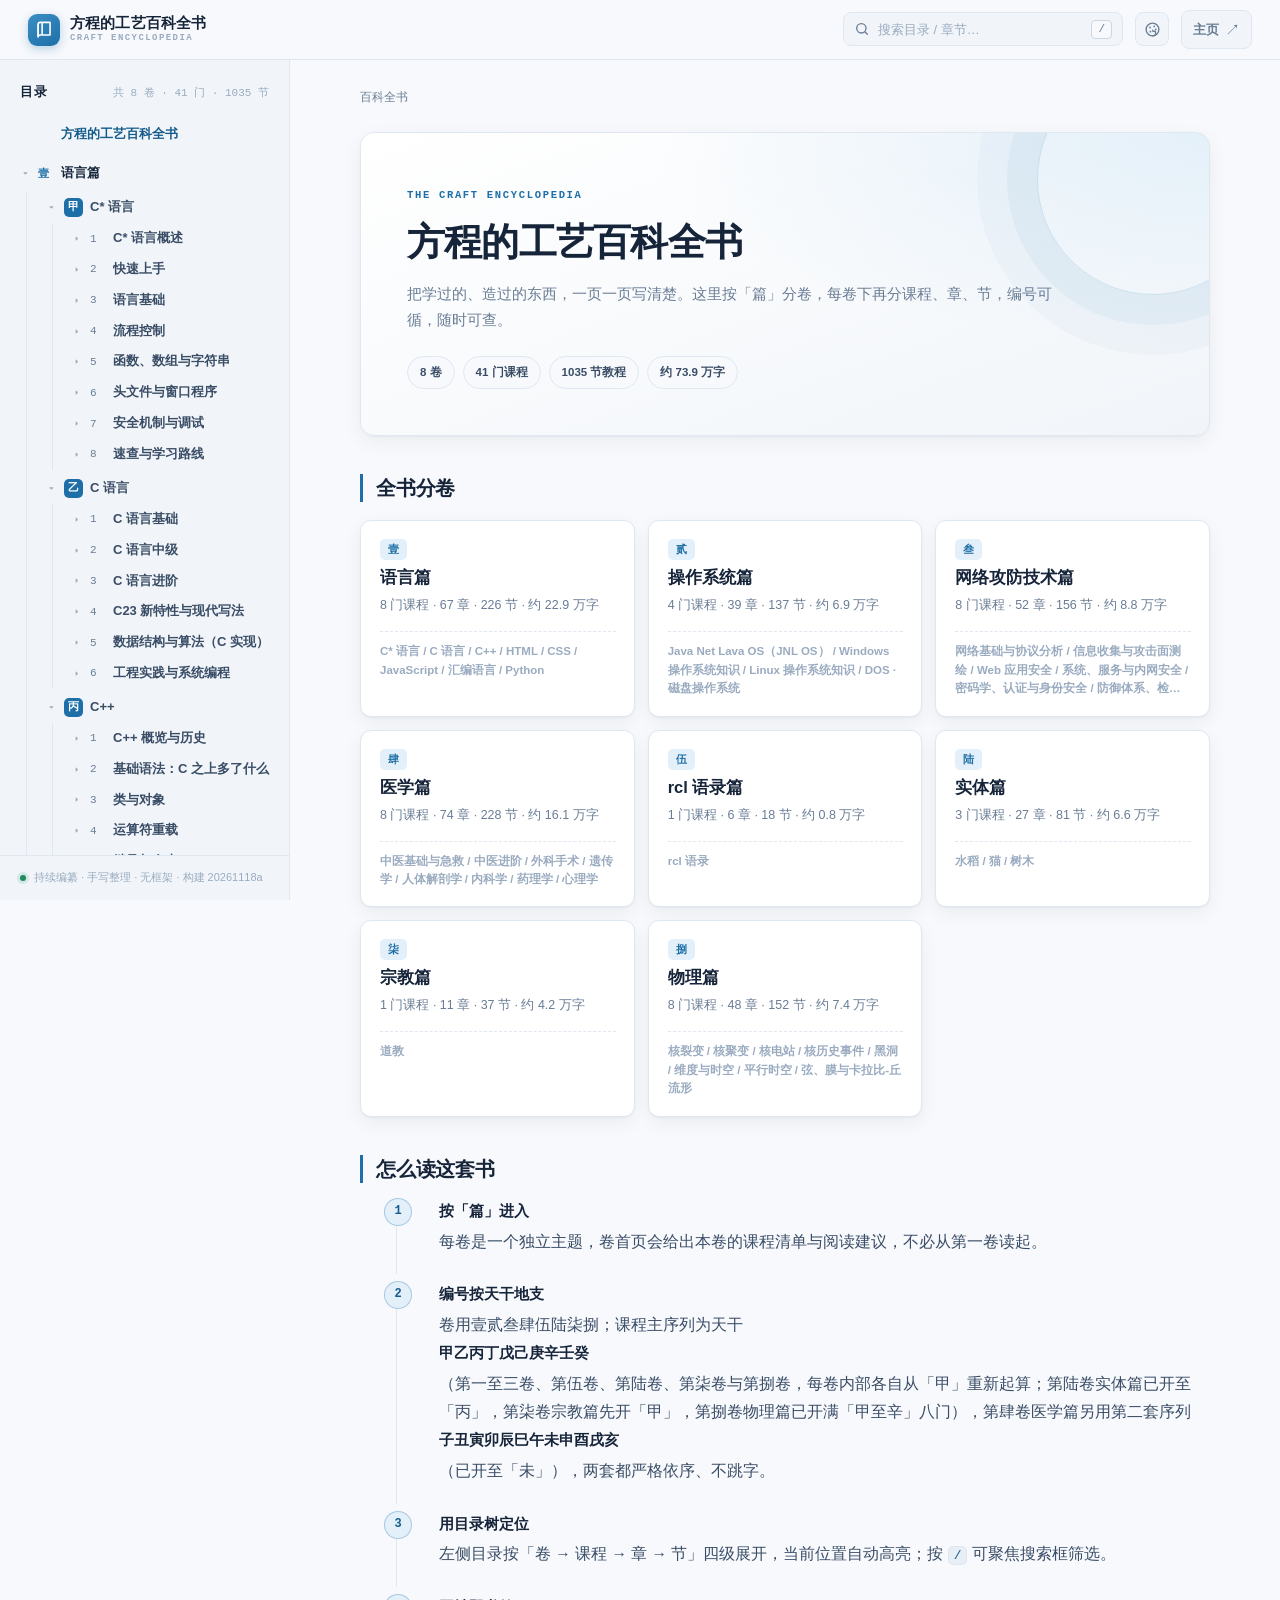
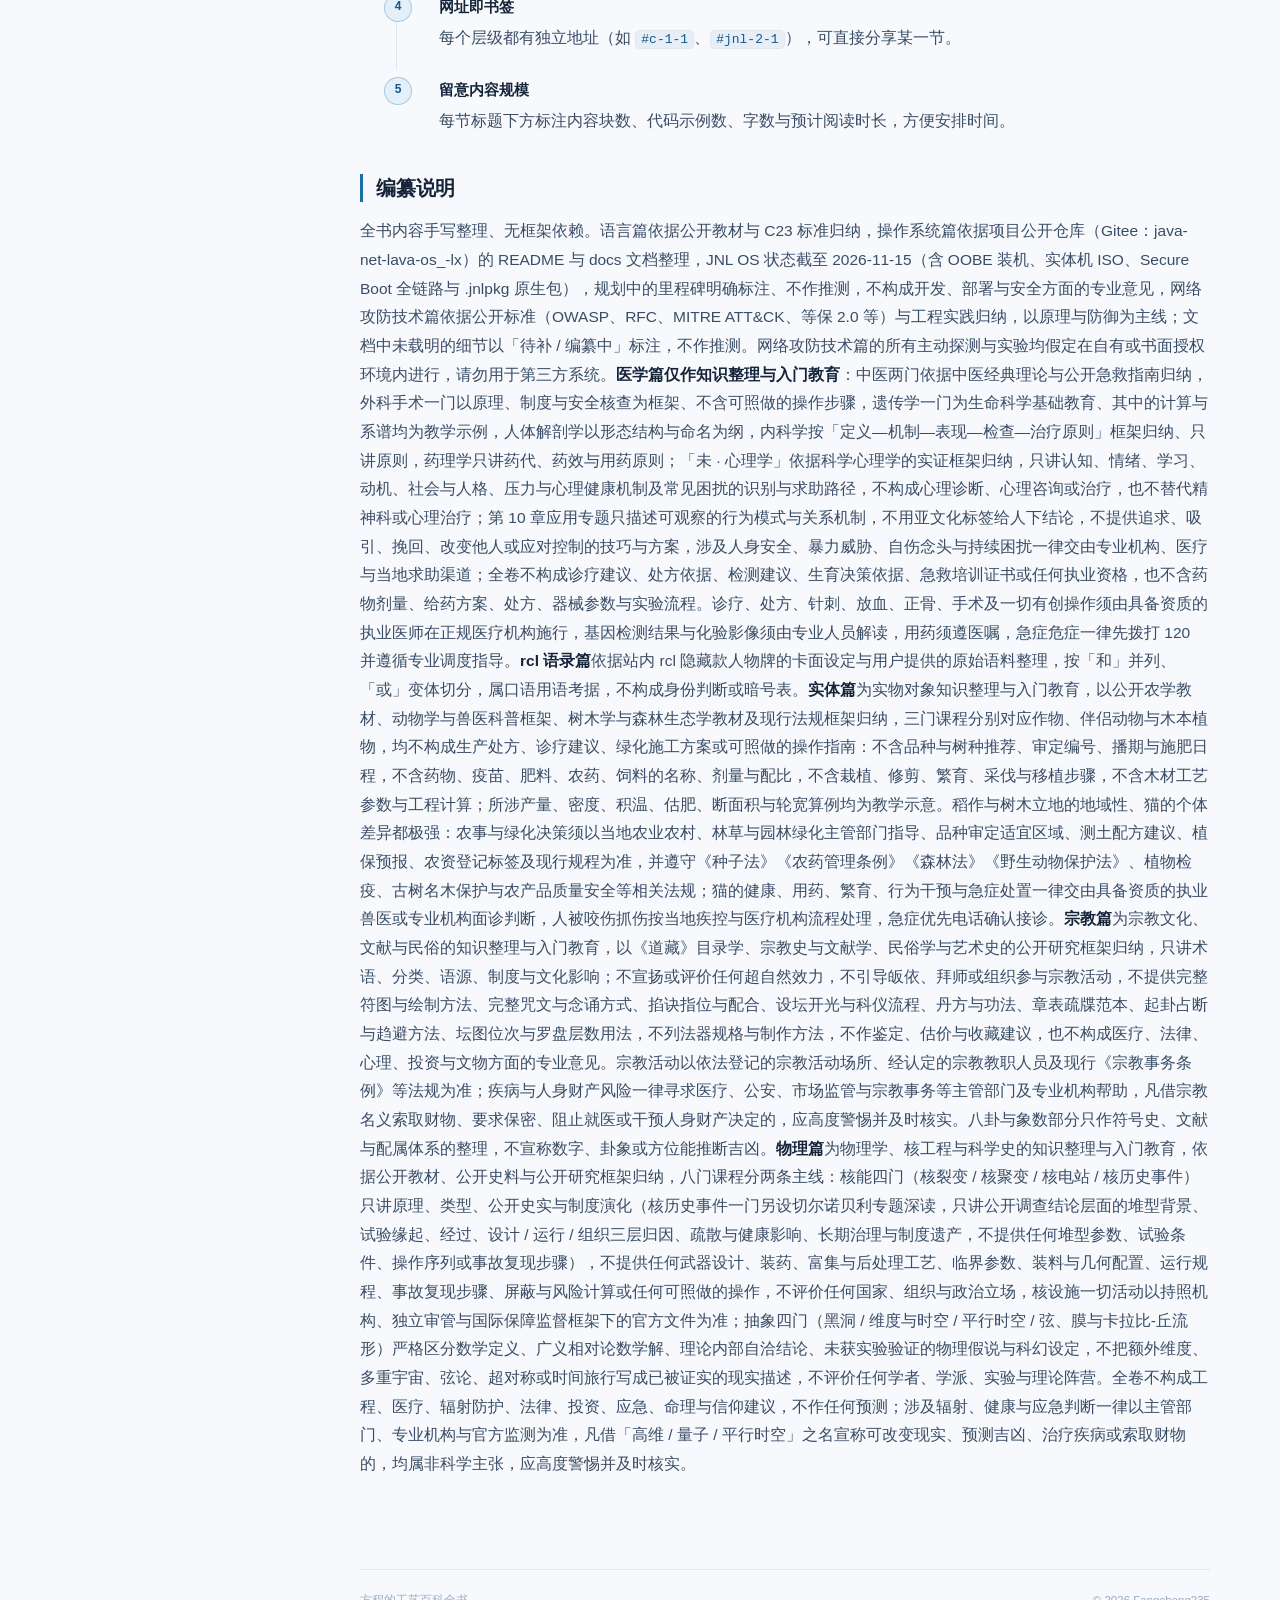
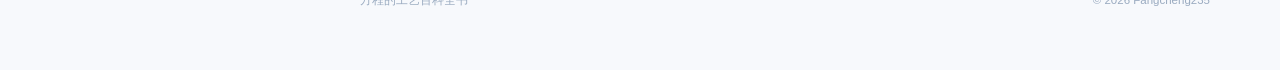
<file: encyclopedia.html>
<!DOCTYPE html>
<html lang="zh-CN" data-palette="slate">
<head>
<meta charset="utf-8">
<meta name="viewport" content="width=device-width, initial-scale=1.0">
<meta http-equiv="Cache-Control" content="no-cache, no-store, must-revalidate">
<meta http-equiv="Pragma" content="no-cache">
<meta http-equiv="Expires" content="0">
<meta name="description" content="方程的工艺百科全书 —— 语言篇（C* / C23 / C++ / HTML / CSS / JS / 汇编 / Python）、操作系统篇（JNL OS · 含 OOBE 装机 / 实体机 ISO / Secure Boot / .jnlpkg 原生包 / Windows / Linux / DOS）、网络攻防技术篇、医学篇（中医基础与急救 · 中医进阶 · 外科手术 · 遗传学 · 人体解剖学 · 内科学 · 药理学 · 心理学 · 含亲密关系专题）、rcl 语录篇、实体篇（水稻 · 猫 · 树木）、宗教篇（道教 · 含八卦与象数 · 丹术与科技医药）与物理篇（核裂变 · 核聚变 · 核电站 · 核历史事件 · 含切尔诺贝利专题 · 黑洞 · 维度与时空 · 平行时空 · 弦与卡拉比-丘流形）">
<title>方程的工艺百科全书</title>
<link rel="icon" href="data:image/svg+xml,%3Csvg xmlns='http://www.w3.org/2000/svg' viewBox='0 0 64 64'%3E%3Crect width='64' height='64' rx='14' fill='%231e6fa8'/%3E%3Cpath d='M18 17h20a8 8 0 0 1 8 8v22H26a8 8 0 0 1-8-8V17z' fill='none' stroke='%23fff' stroke-width='3.5' stroke-linejoin='round'/%3E%3Cpath d='M26 17v30' stroke='%23fff' stroke-width='3.5'/%3E%3C/svg%3E">
<meta name="theme-color" content="#f6f8fb">
<link rel="stylesheet" href="css/wiki.css?v=20261118a">
</head>
<body class="wiki-body">

<!-- 顶部导航 -->
<header class="wiki-top">
  <div class="wt-left">
    <button class="wiki-menu" id="wikiMenu" type="button" aria-label="打开目录">
      <svg viewBox="0 0 24 24" width="18" height="18" fill="none" stroke="currentColor" stroke-width="2" stroke-linecap="round"><path d="M4 7h16M4 12h16M4 17h16"/></svg>
      <span>目录</span>
    </button>
    <a class="wiki-brand" href="encyclopedia.html#index">
      <span class="wb-mark">
        <svg viewBox="0 0 24 24" width="19" height="19" fill="none" stroke="currentColor" stroke-width="2" stroke-linejoin="round"><path d="M4 5.5A2.5 2.5 0 0 1 6.5 3H19v16H6.5A2.5 2.5 0 0 0 4 21.5z"/><path d="M4 5.5v16M9 3v16"/></svg>
      </span>
      <span class="wb-txt">
        <b class="wb-full">方程的工艺百科全书</b>
        <b class="wb-short">工艺百科</b>
        <i>CRAFT ENCYCLOPEDIA</i>
      </span>
    </a>
  </div>

  <div class="wt-right">
    <div class="wiki-search">
      <svg class="ws-ico" viewBox="0 0 24 24" width="16" height="16" fill="none" stroke="currentColor" stroke-width="2" stroke-linecap="round"><circle cx="11" cy="11" r="7"/><path d="m20 20-3.5-3.5"/></svg>
      <input id="wikiSearch" type="search" placeholder="搜索目录 / 章节…" autocomplete="off" aria-label="搜索目录">
      <kbd>/</kbd>
    </div>
    <div class="palette-wrap">
      <button class="wt-icon" id="wikiPalette" type="button" title="外观设置" aria-label="外观设置">
        <svg viewBox="0 0 24 24" width="17" height="17" fill="none" stroke="currentColor" stroke-width="1.9" stroke-linecap="round"><circle cx="12" cy="12" r="9"/><circle cx="8.5" cy="9" r="1.25" fill="currentColor" stroke="none"/><circle cx="14.5" cy="7.6" r="1.25" fill="currentColor" stroke="none"/><circle cx="16.5" cy="12" r="1.25" fill="currentColor" stroke="none"/><circle cx="9" cy="15" r="1.25" fill="currentColor" stroke="none"/><path d="M12 21a4.5 4.5 0 0 0 4.5-4.5c0-1.4-1.1-2-2-2h-1.2c-.9 0-1.3-.7-1.3-1.5"/></svg>
      </button>
      <div class="palette-pop" id="palettePop" role="menu" aria-label="外观设置">
        <div class="pal-items" id="palItems"></div>
        <div class="pal-settings">
          <div class="ps-head"><span>切卷过场</span><b id="wipeVal">1.5 s</b></div>
          <input id="wipeRange" type="range" min="600" max="4000" step="100" value="1500" aria-label="过场动画时长">
          <div class="ps-row"><span>快</span><span>慢</span></div>
          <button class="ps-try" id="wipeTry" type="button">▶ 试播一次</button>
        </div>
      </div>
    </div>
    <a class="wt-back" href="index.html?v=20261118a"><span>主页</span><b>↗</b></a>
  </div>
</header>
<div class="wiki-progress" id="wikiProgress" aria-hidden="true"><i></i></div>

<div class="wiki-shell">
  <!-- 左：多级目录树 -->
  <aside class="wiki-side" id="wikiSide">
    <div class="side-inner">
      <div class="side-head">
        <span class="sh-cn">目录</span>
        <span class="sh-en" id="sideCount">—</span>
      </div>
      <div class="side-search">
        <svg viewBox="0 0 24 24" width="15" height="15" fill="none" stroke="currentColor" stroke-width="2" stroke-linecap="round"><circle cx="11" cy="11" r="7"/><path d="m20 20-3.5-3.5"/></svg>
        <input id="sideSearch" type="search" placeholder="筛选章节…" autocomplete="off" aria-label="筛选章节">
      </div>
      <nav class="wiki-tree" id="wikiTree" aria-label="百科目录"></nav>
      <div class="side-foot">
        <span class="sf-dot"></span><span>持续编纂 · 手写整理 · 无框架 · 构建 20261118a</span>
      </div>
    </div>
  </aside>
  <div class="side-mask" id="sideMask"></div>

  <!-- 右：正文 -->
  <main class="wiki-main" id="wikiMain">
    <div class="crumb" id="wikiCrumb"></div>
    <article class="wiki-article" id="wikiArticle"></article>
    <div class="wiki-pager" id="wikiPager"></div>
    <footer class="wiki-footer">
      <span>方程的工艺百科全书</span>
      <span>© <span id="yr">2026</span> Fangcheng235</span>
    </footer>
  </main>
</div>

<!-- 过场动画：切卷 / 进入课程时卷名与课程名闪现 -->
<div class="wiki-wipe" id="wikiWipe" aria-hidden="true">
  <div class="wipe-inner">
    <span class="wipe-tag" id="wipeTag"></span>
    <span class="wipe-num" id="wipeNum"></span>
    <span class="wipe-name" id="wipeName"></span>
    <span class="wipe-en" id="wipeEn"></span>
    <i class="wipe-bar"></i>
  </div>
</div>

<div class="wiki-copy-toast" id="wikiToast" aria-live="polite">已复制 ✓</div>

<script src="js/wiki-cstar-data.js?v=20261118a"></script>
<script src="js/wiki-c-data.js?v=20261118a"></script>
<script src="js/wiki-cpp-data.js?v=20261118a"></script>
<script src="js/wiki-html-data.js?v=20261118a"></script>
<script src="js/wiki-css-data.js?v=20261118a"></script>
<script src="js/wiki-js-data.js?v=20261118a"></script>
<script src="js/wiki-asm-data.js?v=20261118a"></script>
<script src="js/wiki-python-data.js?v=20261118a"></script>
<script src="js/wiki-os-data.js?v=20261118a"></script>
<script src="js/wiki-win-data.js?v=20261118a"></script>
<script src="js/wiki-linux-data.js?v=20261118a"></script>
<script src="js/wiki-dos-data.js?v=20261118a"></script>
<script src="js/wiki-net-base-data.js?v=20261118a"></script>
<script src="js/wiki-net-recon-data.js?v=20261118a"></script>
<script src="js/wiki-net-web-data.js?v=20261118a"></script>
<script src="js/wiki-net-sys-data.js?v=20261118a"></script>
<script src="js/wiki-net-crypto-data.js?v=20261118a"></script>
<script src="js/wiki-net-defend-data.js?v=20261118a"></script>
<script src="js/wiki-net-scene-data.js?v=20261118a"></script>
<script src="js/wiki-net-eng-data.js?v=20261118a"></script>
<script src="js/wiki-tcm-data.js?v=20261118a"></script>
<script src="js/wiki-tcm-adv-data.js?v=20261118a"></script>
<script src="js/wiki-surgery-data.js?v=20261118a"></script>
<script src="js/wiki-genetics-data.js?v=20261118a"></script>
<script src="js/wiki-anatomy-data.js?v=20261118a"></script>
<script src="js/wiki-internal-data.js?v=20261118a"></script>
<script src="js/wiki-pharmacology-data.js?v=20261118a"></script>
<script src="js/wiki-rcl-quote-data.js?v=20261118a"></script>
<script src="js/wiki-rice-data.js?v=20261118a"></script>
<script src="js/wiki-cat-data.js?v=20261118a"></script>
<script src="js/wiki-tree-data.js?v=20261118a"></script>
<script src="js/wiki-taoism-data.js?v=20261118a"></script>
<script src="js/wiki-psychology-data.js?v=20261118a"></script>
<script src="js/wiki-nuc-fission-data.js?v=20261118a"></script>
<script src="js/wiki-nuc-fusion-data.js?v=20261118a"></script>
<script src="js/wiki-nuc-plant-data.js?v=20261118a"></script>
<script src="js/wiki-nuc-history-data.js?v=20261118a"></script>
<script src="js/wiki-cos-blackhole-data.js?v=20261118a"></script>
<script src="js/wiki-cos-dimension-data.js?v=20261118a"></script>
<script src="js/wiki-cos-multiverse-data.js?v=20261118a"></script>
<script src="js/wiki-cos-string-data.js?v=20261118a"></script>
<script src="js/wiki-x-cstar.js?v=20261118a"></script>
<script src="js/wiki-x-c1.js?v=20261118a"></script>
<script src="js/wiki-x-c2.js?v=20261118a"></script>
<script src="js/wiki-x-c3.js?v=20261118a"></script>
<script src="js/wiki.js?v=20261118a"></script>
</body>
</html>
</file>
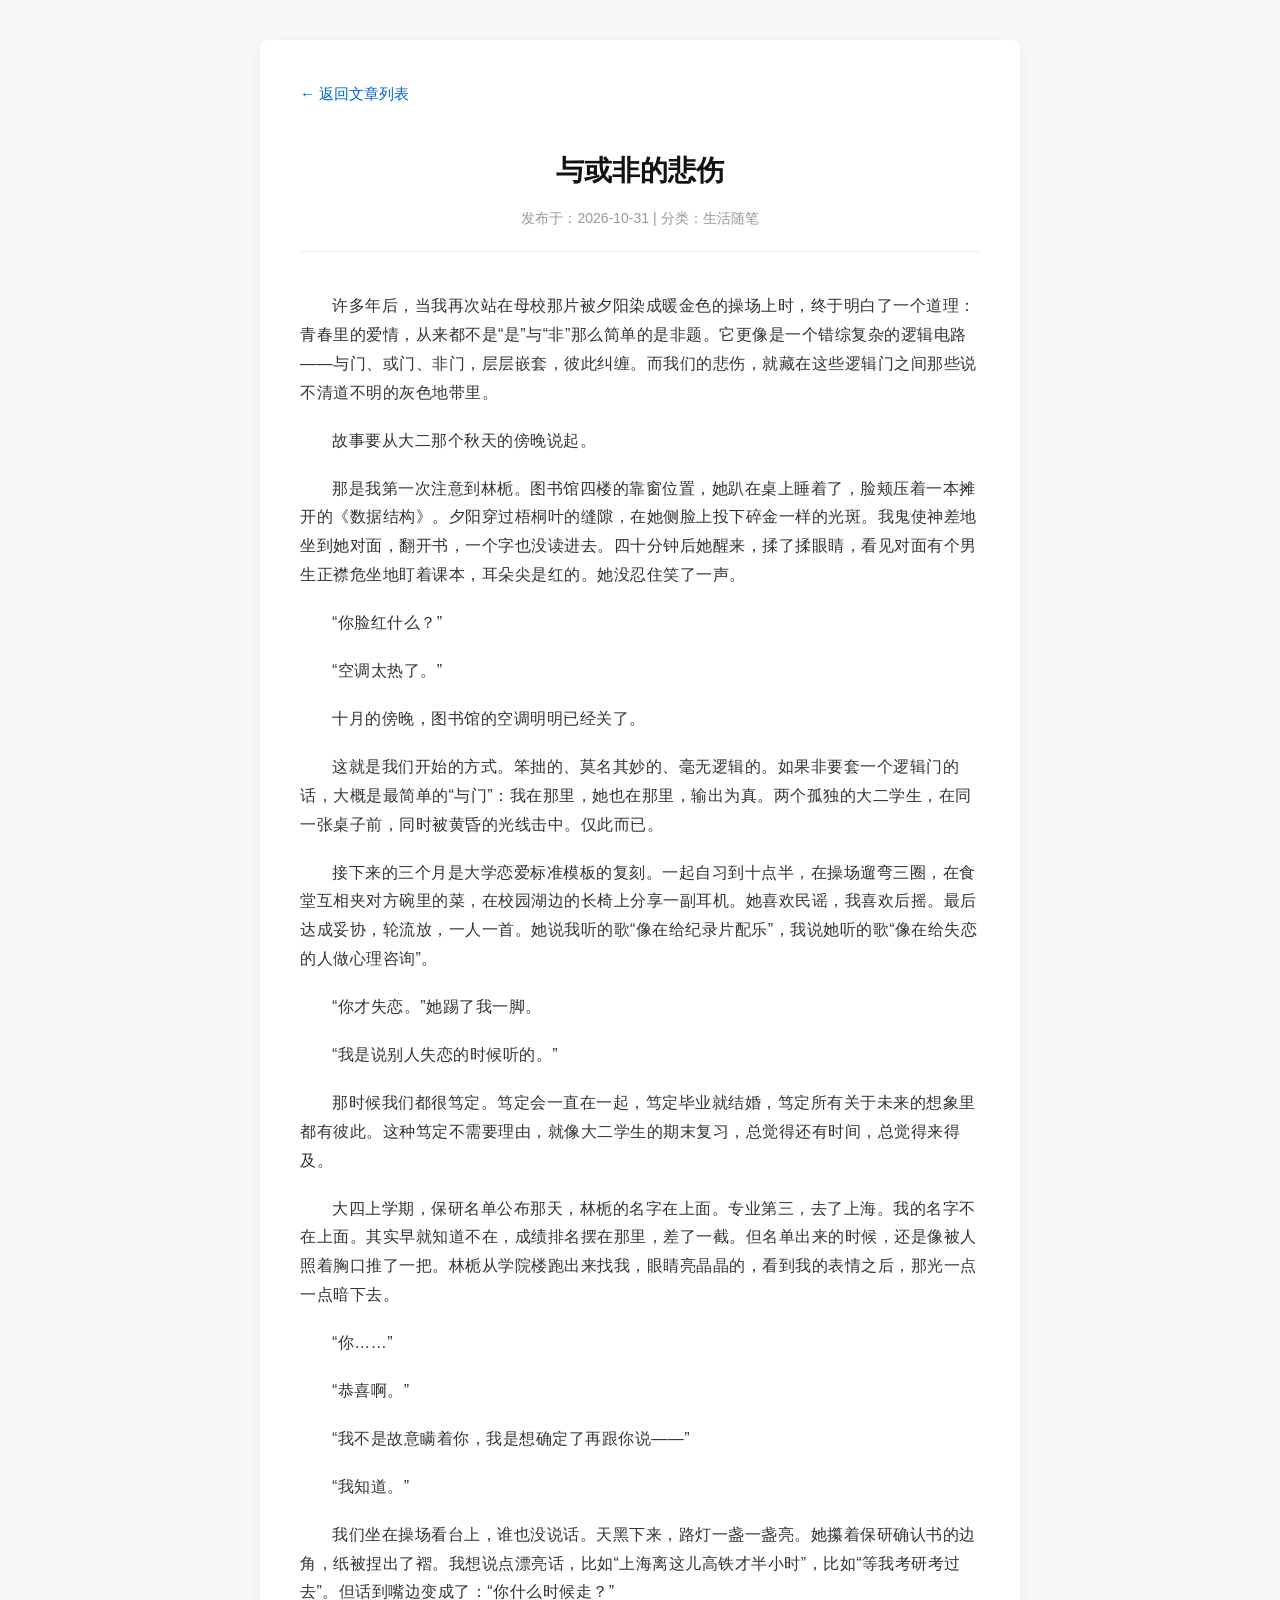
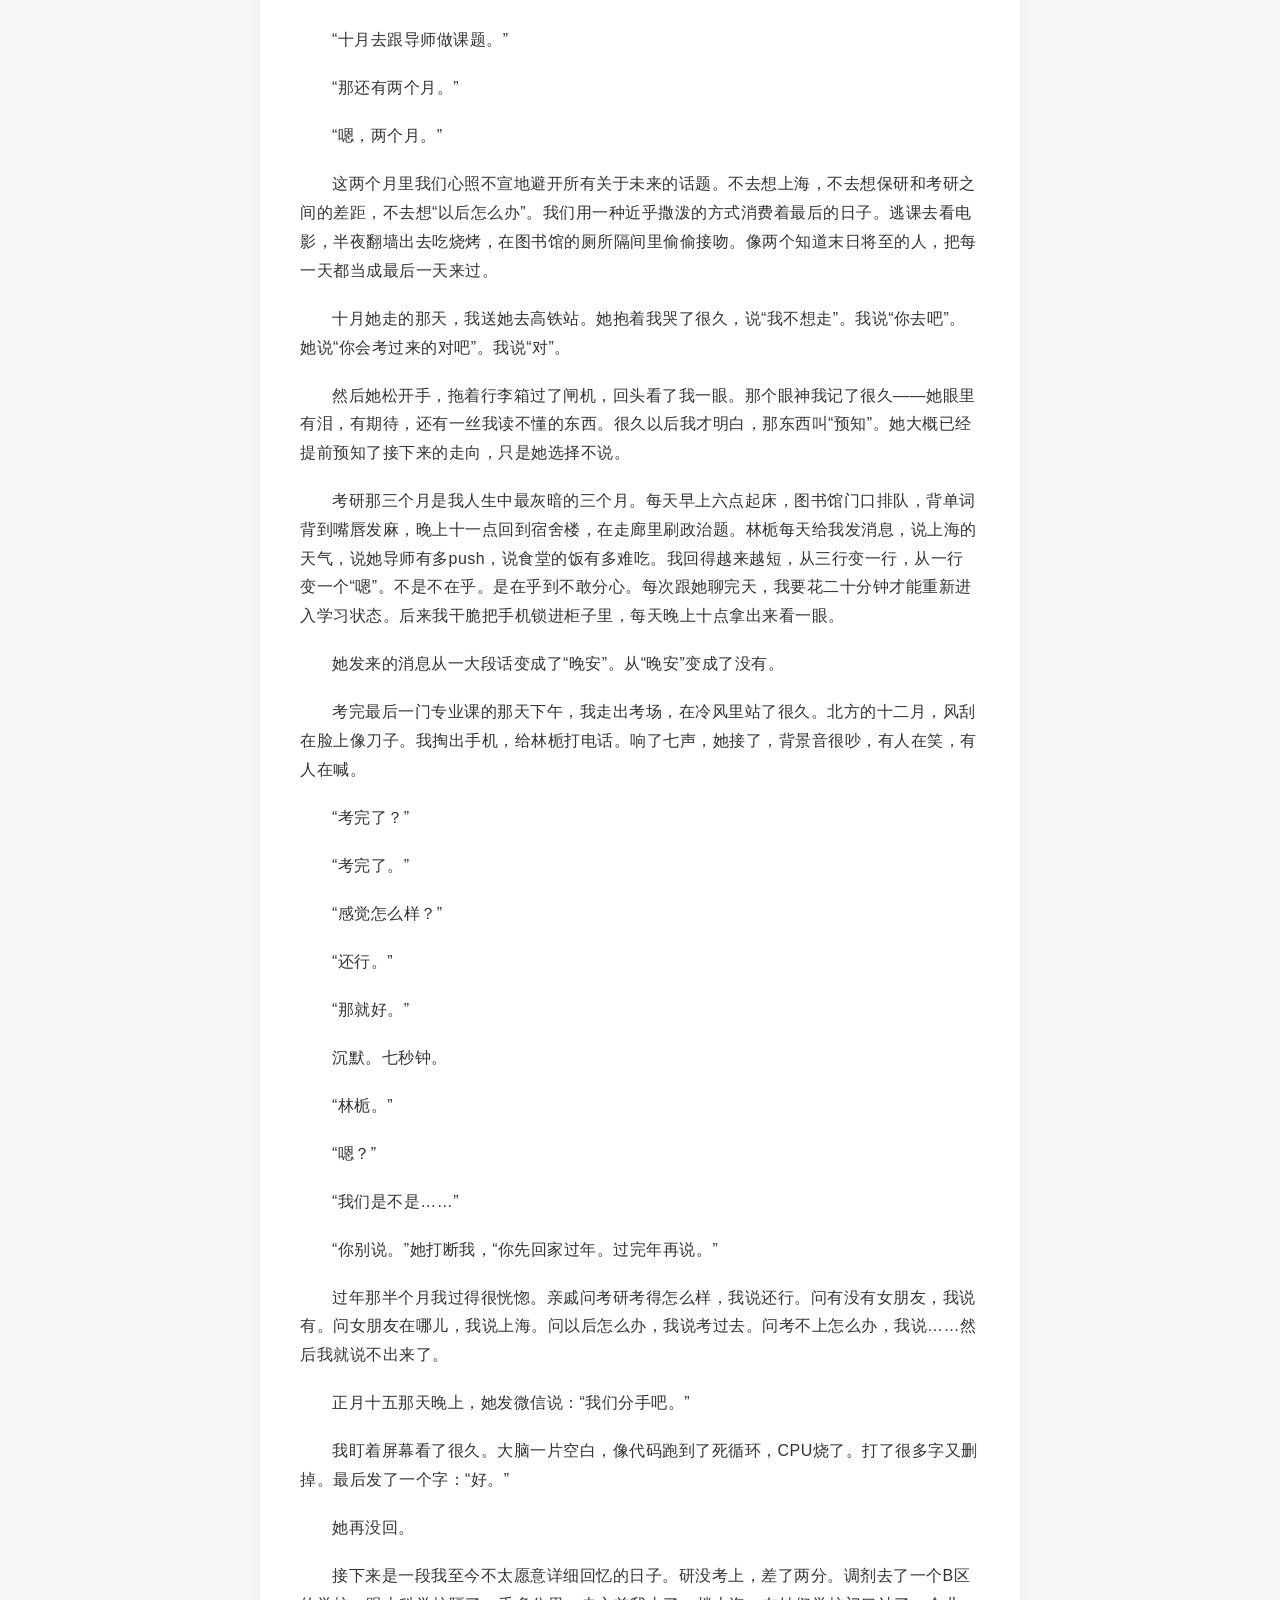
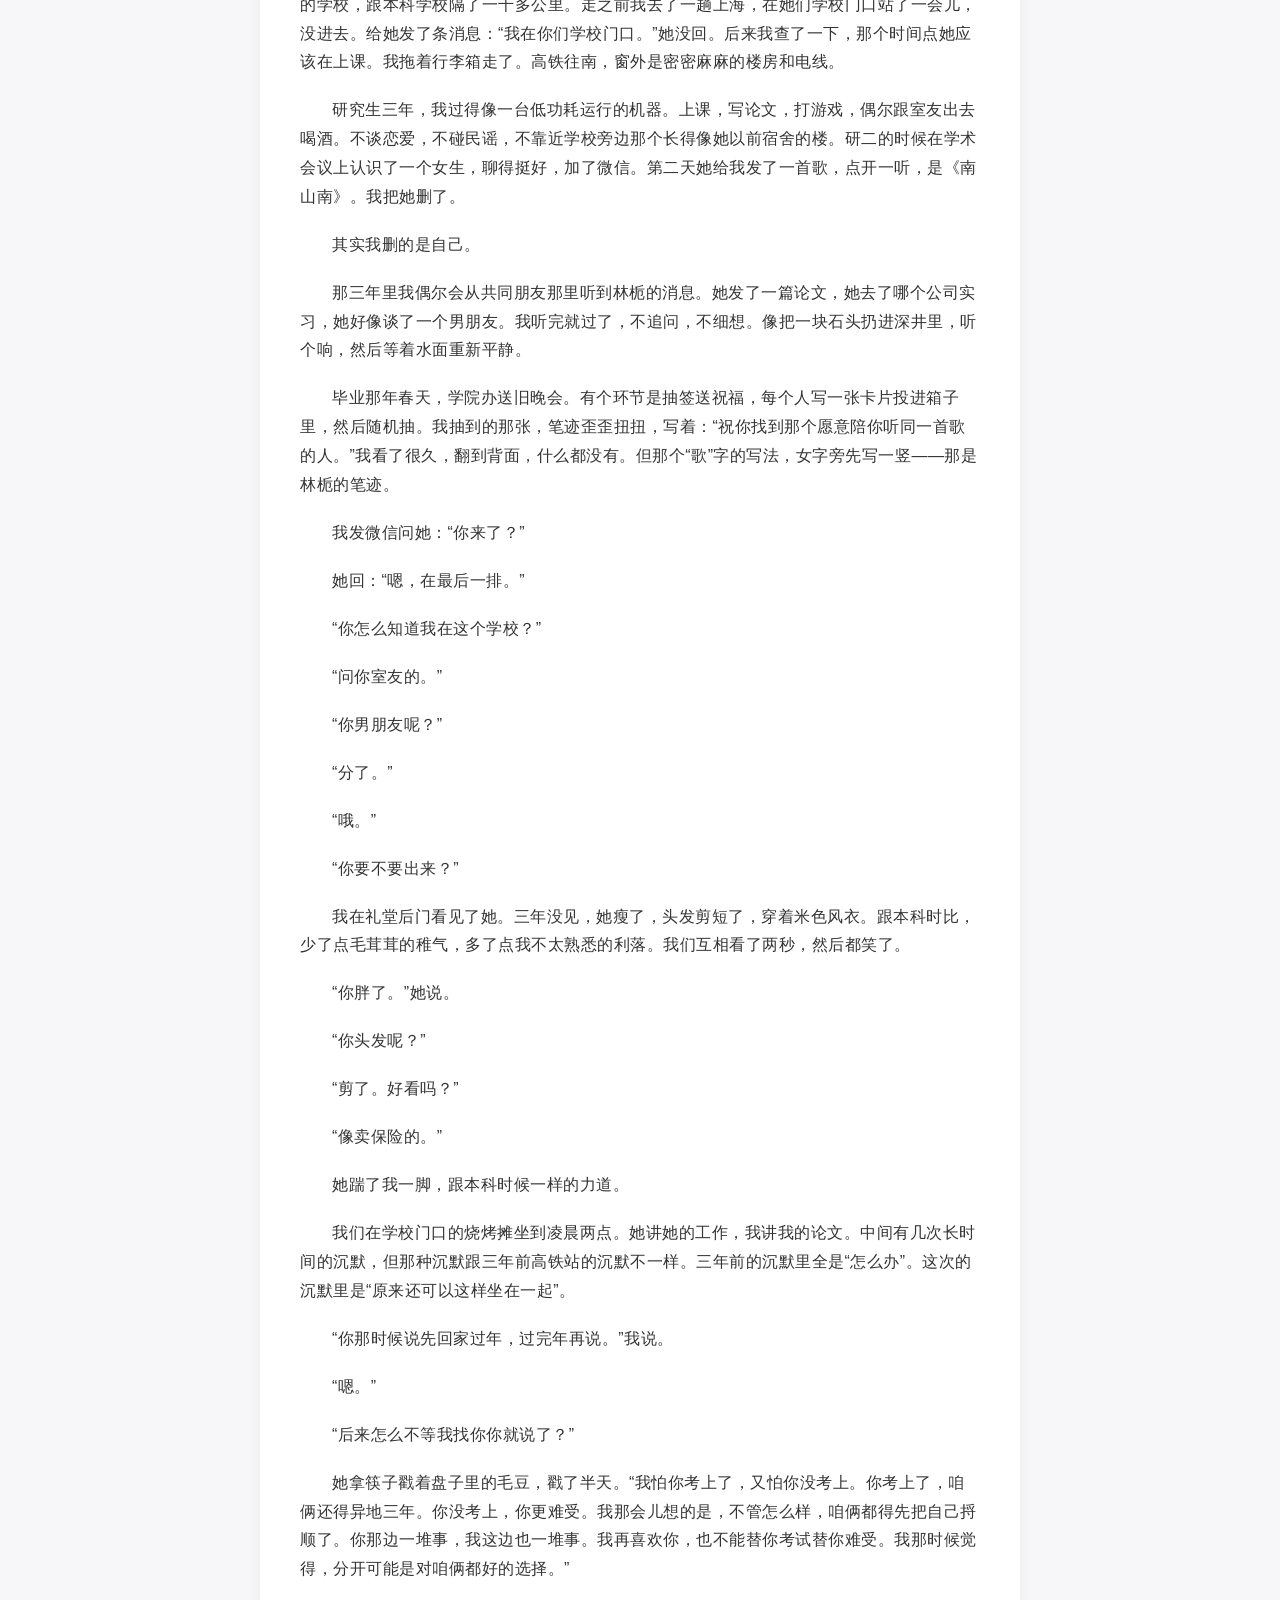
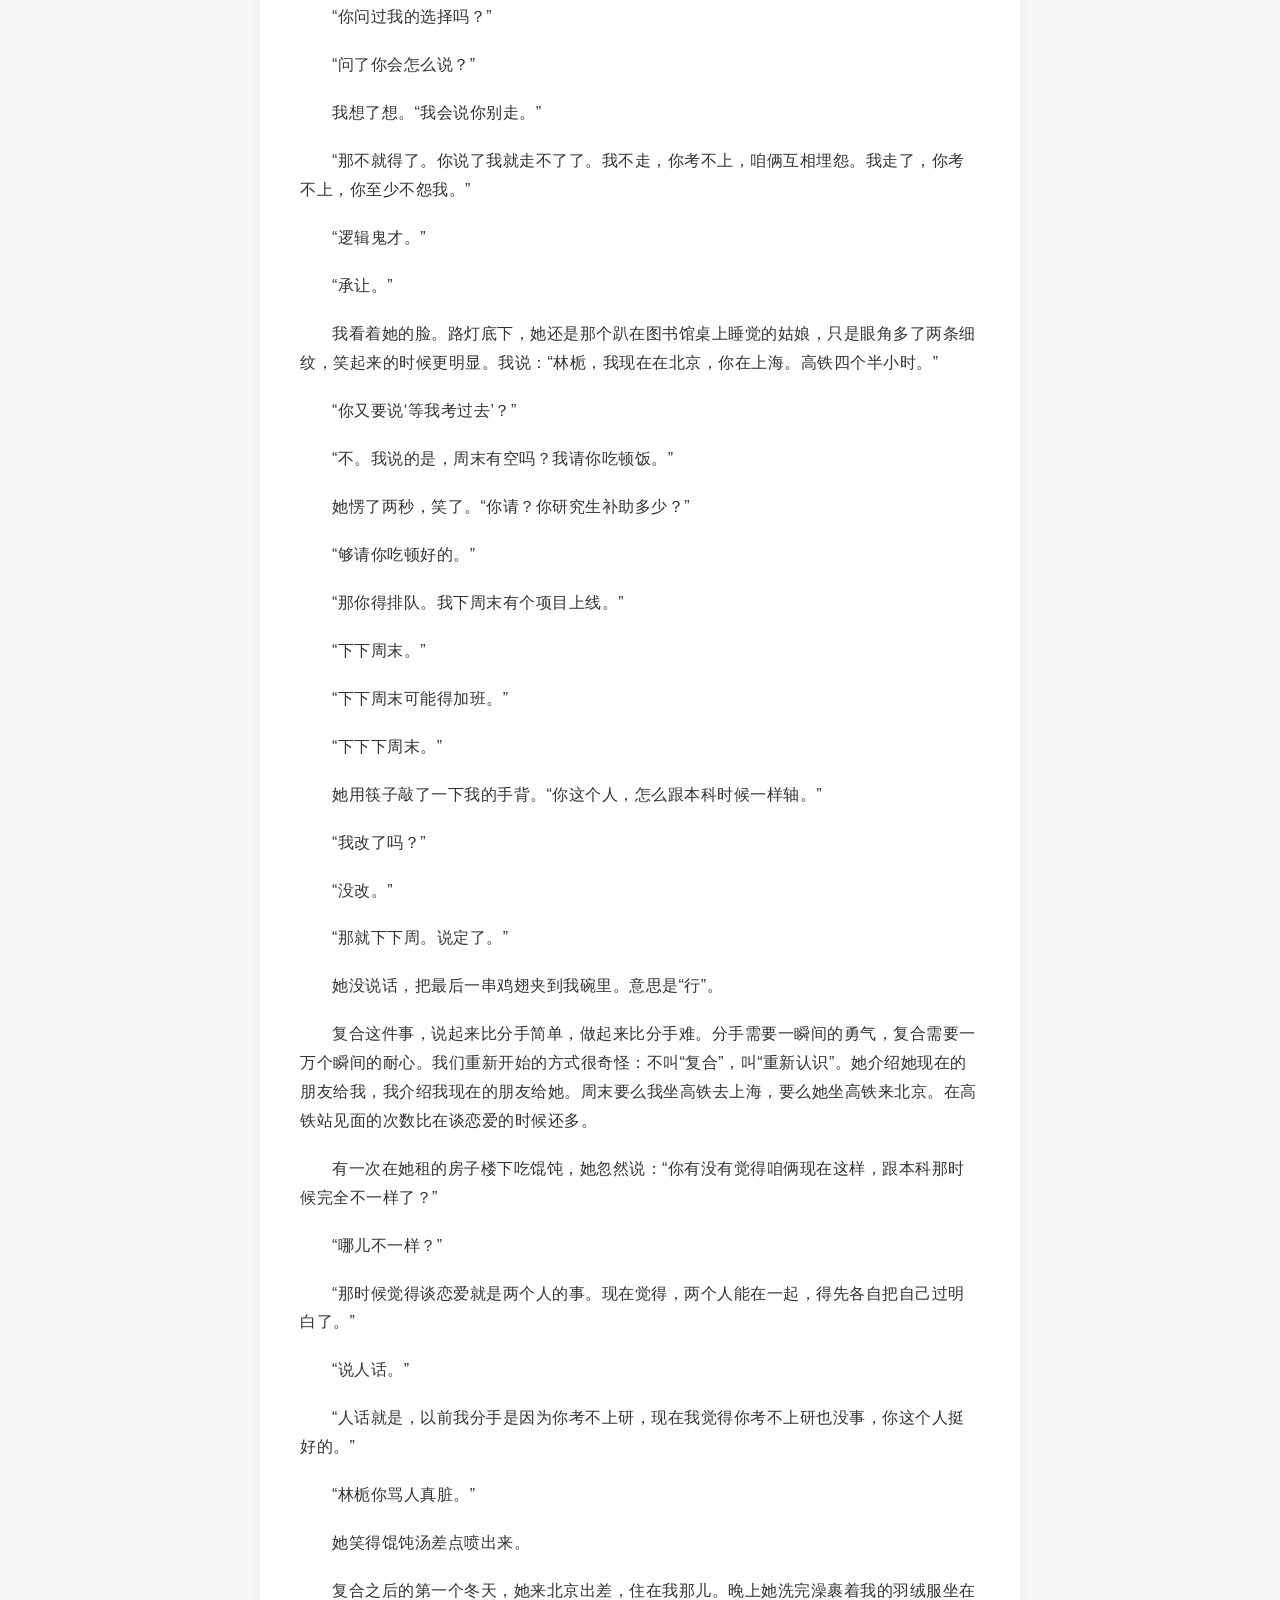
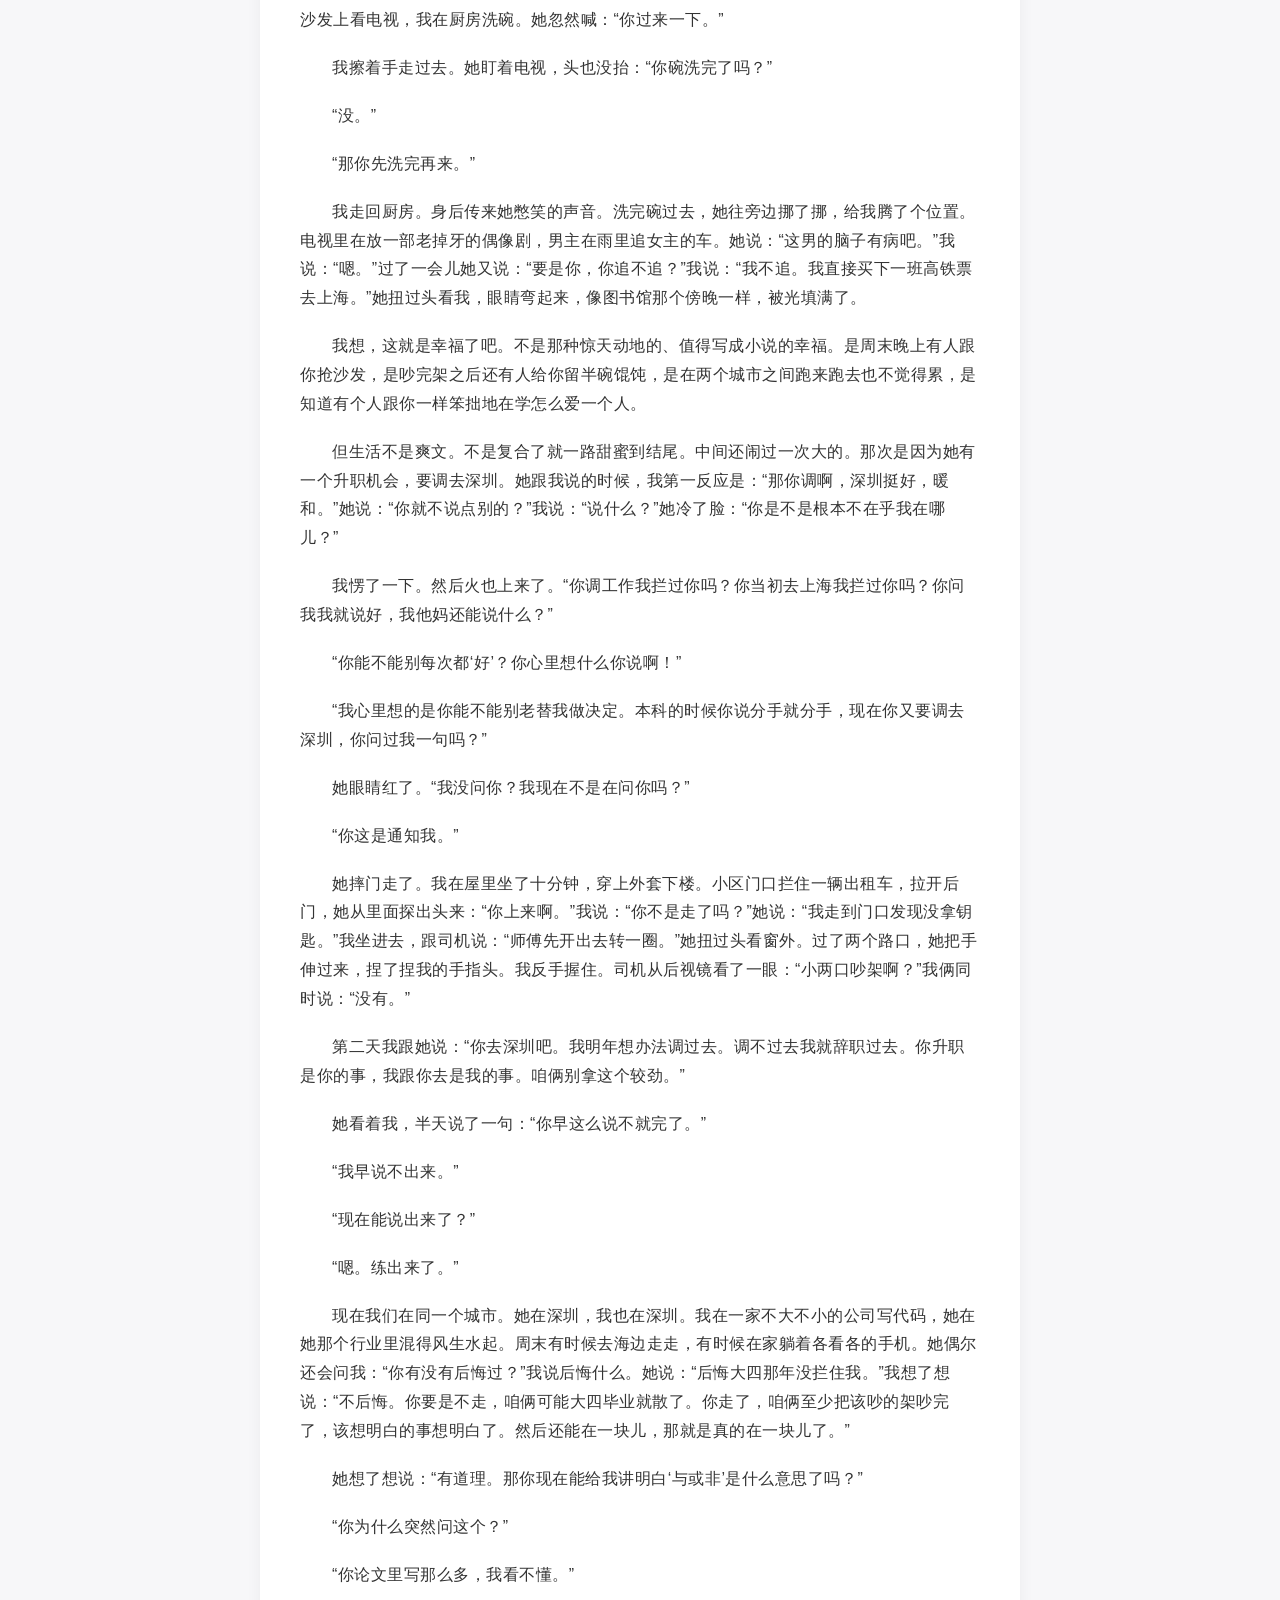
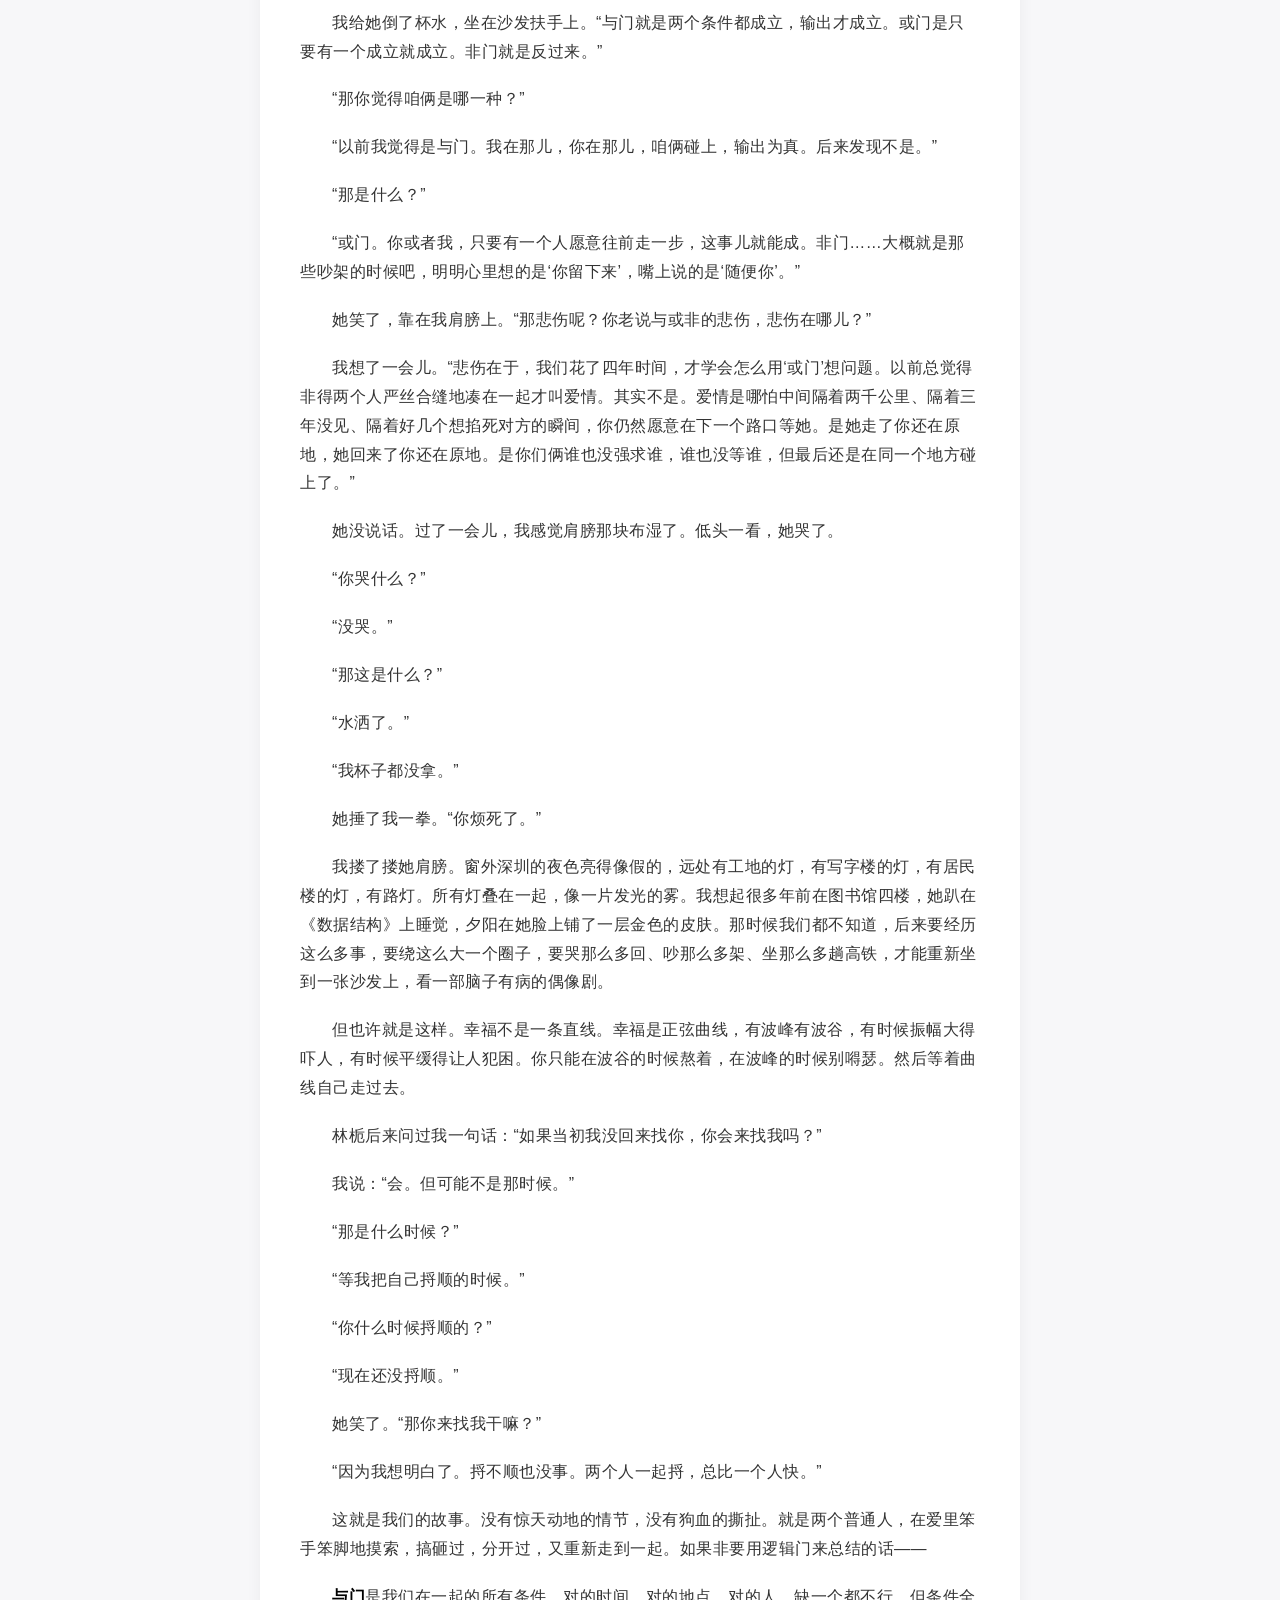
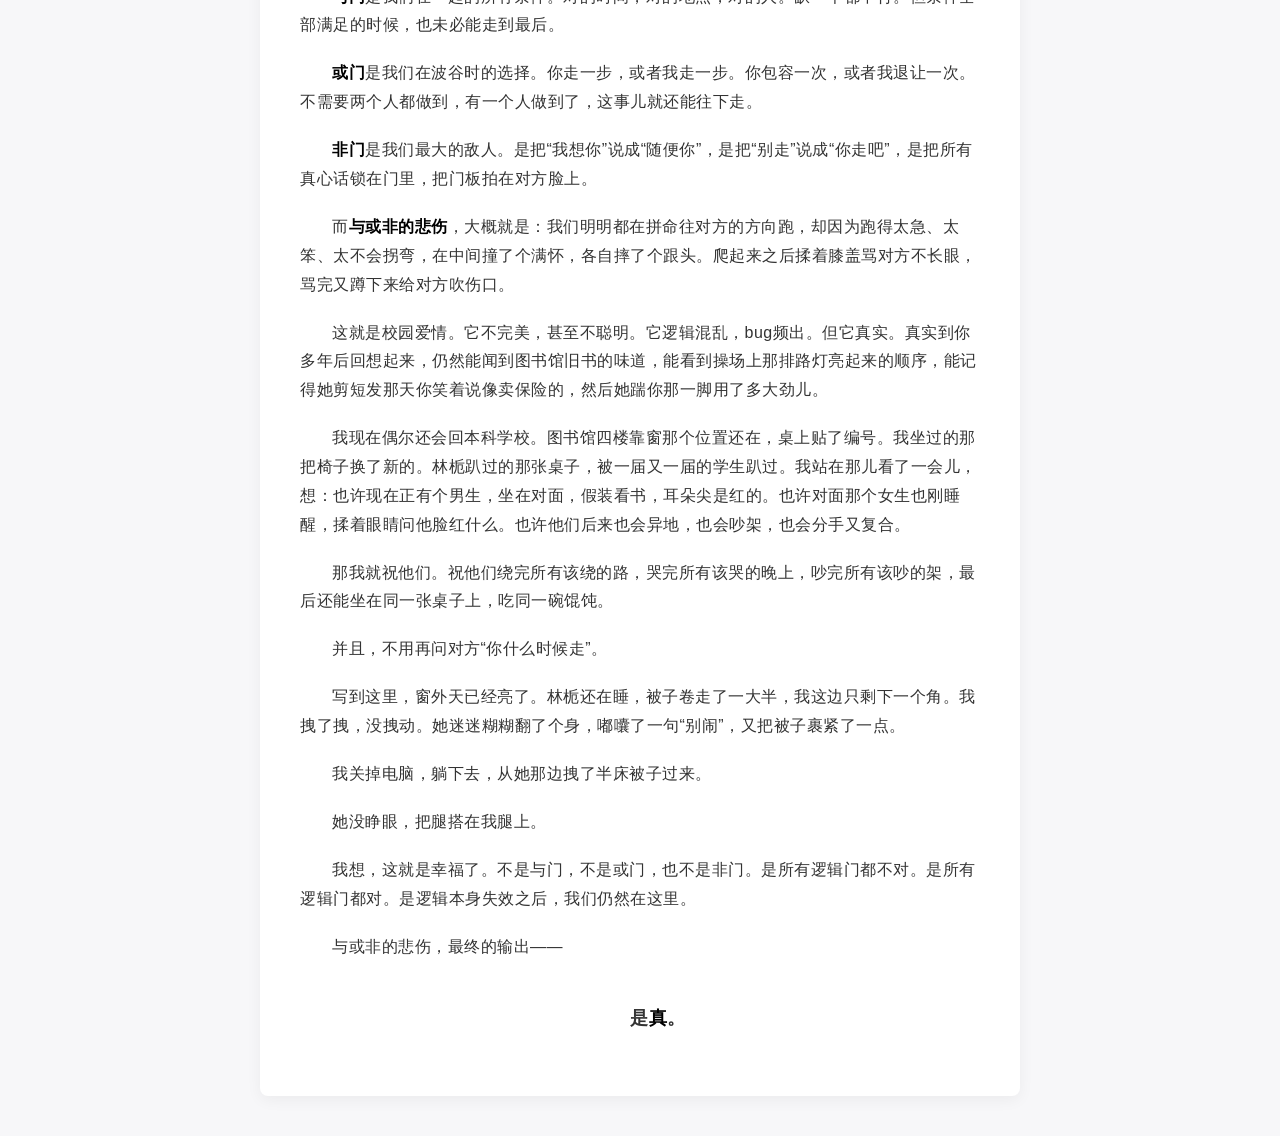
<file: post1.html>
<!DOCTYPE html>
<html lang="zh-CN">
<head>
    <meta charset="UTF-8">
    <meta name="viewport" content="width=device-width, initial-scale=1.0">
    <title>与或非的悲伤 - 张方成</title>
    <style>
        body { font-family: -apple-system, BlinkMacSystemFont, "Segoe UI", Roboto, sans-serif; background-color: #f7f7f9; color: #333; line-height: 1.8; margin: 0; padding: 0; }
        .container { max-width: 680px; margin: 40px auto; background: #fff; padding: 40px; box-shadow: 0 4px 15px rgba(0,0,0,0.05); border-radius: 8px; }
        h1 { font-size: 28px; text-align: center; margin-bottom: 10px; color: #111; }
        .meta { text-align: center; color: #999; font-size: 14px; margin-bottom: 40px; padding-bottom: 20px; border-bottom: 1px solid #eee; }
        p { text-indent: 2em; margin-bottom: 1.2em; font-size: 16px; letter-spacing: 0.5px; }
        .back-link { display: inline-block; margin-bottom: 20px; color: #0066cc; text-decoration: none; font-size: 15px; }
        .back-link:hover { text-decoration: underline; }
        strong { color: #000; font-weight: bold; }
        .ending { text-align: center; font-weight: bold; font-size: 18px; margin-top: 40px; }
    </style>
</head>
<body>
<div class="container">
    <a href="articles.html" class="back-link">← 返回文章列表</a>
    <h1>与或非的悲伤</h1>
    <div class="meta">发布于：2026-10-31 | 分类：生活随笔</div>

    <p>许多年后，当我再次站在母校那片被夕阳染成暖金色的操场上时，终于明白了一个道理：青春里的爱情，从来都不是“是”与“非”那么简单的是非题。它更像是一个错综复杂的逻辑电路——与门、或门、非门，层层嵌套，彼此纠缠。而我们的悲伤，就藏在这些逻辑门之间那些说不清道不明的灰色地带里。</p>
    
    <p>故事要从大二那个秋天的傍晚说起。</p>
    
    <p>那是我第一次注意到林栀。图书馆四楼的靠窗位置，她趴在桌上睡着了，脸颊压着一本摊开的《数据结构》。夕阳穿过梧桐叶的缝隙，在她侧脸上投下碎金一样的光斑。我鬼使神差地坐到她对面，翻开书，一个字也没读进去。四十分钟后她醒来，揉了揉眼睛，看见对面有个男生正襟危坐地盯着课本，耳朵尖是红的。她没忍住笑了一声。</p>
    
    <p>“你脸红什么？”</p>
    
    <p>“空调太热了。”</p>
    
    <p>十月的傍晚，图书馆的空调明明已经关了。</p>
    
    <p>这就是我们开始的方式。笨拙的、莫名其妙的、毫无逻辑的。如果非要套一个逻辑门的话，大概是最简单的“与门”：我在那里，她也在那里，输出为真。两个孤独的大二学生，在同一张桌子前，同时被黄昏的光线击中。仅此而已。</p>
    
    <p>接下来的三个月是大学恋爱标准模板的复刻。一起自习到十点半，在操场遛弯三圈，在食堂互相夹对方碗里的菜，在校园湖边的长椅上分享一副耳机。她喜欢民谣，我喜欢后摇。最后达成妥协，轮流放，一人一首。她说我听的歌“像在给纪录片配乐”，我说她听的歌“像在给失恋的人做心理咨询”。</p>
    
    <p>“你才失恋。”她踢了我一脚。</p>
    
    <p>“我是说别人失恋的时候听的。”</p>
    
    <p>那时候我们都很笃定。笃定会一直在一起，笃定毕业就结婚，笃定所有关于未来的想象里都有彼此。这种笃定不需要理由，就像大二学生的期末复习，总觉得还有时间，总觉得来得及。</p>
    
    <p>大四上学期，保研名单公布那天，林栀的名字在上面。专业第三，去了上海。我的名字不在上面。其实早就知道不在，成绩排名摆在那里，差了一截。但名单出来的时候，还是像被人照着胸口推了一把。林栀从学院楼跑出来找我，眼睛亮晶晶的，看到我的表情之后，那光一点一点暗下去。</p>
    
    <p>“你……”</p>
    
    <p>“恭喜啊。”</p>
    
    <p>“我不是故意瞒着你，我是想确定了再跟你说——”</p>
    
    <p>“我知道。”</p>
    
    <p>我们坐在操场看台上，谁也没说话。天黑下来，路灯一盏一盏亮。她攥着保研确认书的边角，纸被捏出了褶。我想说点漂亮话，比如“上海离这儿高铁才半小时”，比如“等我考研考过去”。但话到嘴边变成了：“你什么时候走？”</p>
    
    <p>“十月去跟导师做课题。”</p>
    
    <p>“那还有两个月。”</p>
    
    <p>“嗯，两个月。”</p>
    
    <p>这两个月里我们心照不宣地避开所有关于未来的话题。不去想上海，不去想保研和考研之间的差距，不去想“以后怎么办”。我们用一种近乎撒泼的方式消费着最后的日子。逃课去看电影，半夜翻墙出去吃烧烤，在图书馆的厕所隔间里偷偷接吻。像两个知道末日将至的人，把每一天都当成最后一天来过。</p>
    
    <p>十月她走的那天，我送她去高铁站。她抱着我哭了很久，说“我不想走”。我说“你去吧”。她说“你会考过来的对吧”。我说“对”。</p>
    
    <p>然后她松开手，拖着行李箱过了闸机，回头看了我一眼。那个眼神我记了很久——她眼里有泪，有期待，还有一丝我读不懂的东西。很久以后我才明白，那东西叫“预知”。她大概已经提前预知了接下来的走向，只是她选择不说。</p>
    
    <p>考研那三个月是我人生中最灰暗的三个月。每天早上六点起床，图书馆门口排队，背单词背到嘴唇发麻，晚上十一点回到宿舍楼，在走廊里刷政治题。林栀每天给我发消息，说上海的天气，说她导师有多push，说食堂的饭有多难吃。我回得越来越短，从三行变一行，从一行变一个“嗯”。不是不在乎。是在乎到不敢分心。每次跟她聊完天，我要花二十分钟才能重新进入学习状态。后来我干脆把手机锁进柜子里，每天晚上十点拿出来看一眼。</p>
    
    <p>她发来的消息从一大段话变成了“晚安”。从“晚安”变成了没有。</p>
    
    <p>考完最后一门专业课的那天下午，我走出考场，在冷风里站了很久。北方的十二月，风刮在脸上像刀子。我掏出手机，给林栀打电话。响了七声，她接了，背景音很吵，有人在笑，有人在喊。</p>
    
    <p>“考完了？”</p>
    
    <p>“考完了。”</p>
    
    <p>“感觉怎么样？”</p>
    
    <p>“还行。”</p>
    
    <p>“那就好。”</p>
    
    <p>沉默。七秒钟。</p>
    
    <p>“林栀。”</p>
    
    <p>“嗯？”</p>
    
    <p>“我们是不是……”</p>
    
    <p>“你别说。”她打断我，“你先回家过年。过完年再说。”</p>
    
    <p>过年那半个月我过得很恍惚。亲戚问考研考得怎么样，我说还行。问有没有女朋友，我说有。问女朋友在哪儿，我说上海。问以后怎么办，我说考过去。问考不上怎么办，我说……然后我就说不出来了。</p>
    
    <p>正月十五那天晚上，她发微信说：“我们分手吧。”</p>
    
    <p>我盯着屏幕看了很久。大脑一片空白，像代码跑到了死循环，CPU烧了。打了很多字又删掉。最后发了一个字：“好。”</p>
    
    <p>她再没回。</p>
    
    <p>接下来是一段我至今不太愿意详细回忆的日子。研没考上，差了两分。调剂去了一个B区的学校，跟本科学校隔了一千多公里。走之前我去了一趟上海，在她们学校门口站了一会儿，没进去。给她发了条消息：“我在你们学校门口。”她没回。后来我查了一下，那个时间点她应该在上课。我拖着行李箱走了。高铁往南，窗外是密密麻麻的楼房和电线。</p>
    
    <p>研究生三年，我过得像一台低功耗运行的机器。上课，写论文，打游戏，偶尔跟室友出去喝酒。不谈恋爱，不碰民谣，不靠近学校旁边那个长得像她以前宿舍的楼。研二的时候在学术会议上认识了一个女生，聊得挺好，加了微信。第二天她给我发了一首歌，点开一听，是《南山南》。我把她删了。</p>
    
    <p>其实我删的是自己。</p>
    
    <p>那三年里我偶尔会从共同朋友那里听到林栀的消息。她发了一篇论文，她去了哪个公司实习，她好像谈了一个男朋友。我听完就过了，不追问，不细想。像把一块石头扔进深井里，听个响，然后等着水面重新平静。</p>
    
    <p>毕业那年春天，学院办送旧晚会。有个环节是抽签送祝福，每个人写一张卡片投进箱子里，然后随机抽。我抽到的那张，笔迹歪歪扭扭，写着：“祝你找到那个愿意陪你听同一首歌的人。”我看了很久，翻到背面，什么都没有。但那个“歌”字的写法，女字旁先写一竖——那是林栀的笔迹。</p>
    
    <p>我发微信问她：“你来了？”</p>
    
    <p>她回：“嗯，在最后一排。”</p>
    
    <p>“你怎么知道我在这个学校？”</p>
    
    <p>“问你室友的。”</p>
    
    <p>“你男朋友呢？”</p>
    
    <p>“分了。”</p>
    
    <p>“哦。”</p>
    
    <p>“你要不要出来？”</p>
    
    <p>我在礼堂后门看见了她。三年没见，她瘦了，头发剪短了，穿着米色风衣。跟本科时比，少了点毛茸茸的稚气，多了点我不太熟悉的利落。我们互相看了两秒，然后都笑了。</p>
    
    <p>“你胖了。”她说。</p>
    
    <p>“你头发呢？”</p>
    
    <p>“剪了。好看吗？”</p>
    
    <p>“像卖保险的。”</p>
    
    <p>她踹了我一脚，跟本科时候一样的力道。</p>
    
    <p>我们在学校门口的烧烤摊坐到凌晨两点。她讲她的工作，我讲我的论文。中间有几次长时间的沉默，但那种沉默跟三年前高铁站的沉默不一样。三年前的沉默里全是“怎么办”。这次的沉默里是“原来还可以这样坐在一起”。</p>
    
    <p>“你那时候说先回家过年，过完年再说。”我说。</p>
    
    <p>“嗯。”</p>
    
    <p>“后来怎么不等我找你你就说了？”</p>
    
    <p>她拿筷子戳着盘子里的毛豆，戳了半天。“我怕你考上了，又怕你没考上。你考上了，咱俩还得异地三年。你没考上，你更难受。我那会儿想的是，不管怎么样，咱俩都得先把自己捋顺了。你那边一堆事，我这边也一堆事。我再喜欢你，也不能替你考试替你难受。我那时候觉得，分开可能是对咱俩都好的选择。”</p>
    
    <p>“你问过我的选择吗？”</p>
    
    <p>“问了你会怎么说？”</p>
    
    <p>我想了想。“我会说你别走。”</p>
    
    <p>“那不就得了。你说了我就走不了了。我不走，你考不上，咱俩互相埋怨。我走了，你考不上，你至少不怨我。”</p>
    
    <p>“逻辑鬼才。”</p>
    
    <p>“承让。”</p>
    
    <p>我看着她的脸。路灯底下，她还是那个趴在图书馆桌上睡觉的姑娘，只是眼角多了两条细纹，笑起来的时候更明显。我说：“林栀，我现在在北京，你在上海。高铁四个半小时。”</p>
    
    <p>“你又要说‘等我考过去’？”</p>
    
    <p>“不。我说的是，周末有空吗？我请你吃顿饭。”</p>
    
    <p>她愣了两秒，笑了。“你请？你研究生补助多少？”</p>
    
    <p>“够请你吃顿好的。”</p>
    
    <p>“那你得排队。我下周末有个项目上线。”</p>
    
    <p>“下下周末。”</p>
    
    <p>“下下周末可能得加班。”</p>
    
    <p>“下下下周末。”</p>
    
    <p>她用筷子敲了一下我的手背。“你这个人，怎么跟本科时候一样轴。”</p>
    
    <p>“我改了吗？”</p>
    
    <p>“没改。”</p>
    
    <p>“那就下下周。说定了。”</p>
    
    <p>她没说话，把最后一串鸡翅夹到我碗里。意思是“行”。</p>
    
    <p>复合这件事，说起来比分手简单，做起来比分手难。分手需要一瞬间的勇气，复合需要一万个瞬间的耐心。我们重新开始的方式很奇怪：不叫“复合”，叫“重新认识”。她介绍她现在的朋友给我，我介绍我现在的朋友给她。周末要么我坐高铁去上海，要么她坐高铁来北京。在高铁站见面的次数比在谈恋爱的时候还多。</p>
    
    <p>有一次在她租的房子楼下吃馄饨，她忽然说：“你有没有觉得咱俩现在这样，跟本科那时候完全不一样了？”</p>
    
    <p>“哪儿不一样？”</p>
    
    <p>“那时候觉得谈恋爱就是两个人的事。现在觉得，两个人能在一起，得先各自把自己过明白了。”</p>
    
    <p>“说人话。”</p>
    
    <p>“人话就是，以前我分手是因为你考不上研，现在我觉得你考不上研也没事，你这个人挺好的。”</p>
    
    <p>“林栀你骂人真脏。”</p>
    
    <p>她笑得馄饨汤差点喷出来。</p>
    
    <p>复合之后的第一个冬天，她来北京出差，住在我那儿。晚上她洗完澡裹着我的羽绒服坐在沙发上看电视，我在厨房洗碗。她忽然喊：“你过来一下。”</p>
    
    <p>我擦着手走过去。她盯着电视，头也没抬：“你碗洗完了吗？”</p>
    
    <p>“没。”</p>
    
    <p>“那你先洗完再来。”</p>
    
    <p>我走回厨房。身后传来她憋笑的声音。洗完碗过去，她往旁边挪了挪，给我腾了个位置。电视里在放一部老掉牙的偶像剧，男主在雨里追女主的车。她说：“这男的脑子有病吧。”我说：“嗯。”过了一会儿她又说：“要是你，你追不追？”我说：“我不追。我直接买下一班高铁票去上海。”她扭过头看我，眼睛弯起来，像图书馆那个傍晚一样，被光填满了。</p>
    
    <p>我想，这就是幸福了吧。不是那种惊天动地的、值得写成小说的幸福。是周末晚上有人跟你抢沙发，是吵完架之后还有人给你留半碗馄饨，是在两个城市之间跑来跑去也不觉得累，是知道有个人跟你一样笨拙地在学怎么爱一个人。</p>
    
    <p>但生活不是爽文。不是复合了就一路甜蜜到结尾。中间还闹过一次大的。那次是因为她有一个升职机会，要调去深圳。她跟我说的时候，我第一反应是：“那你调啊，深圳挺好，暖和。”她说：“你就不说点别的？”我说：“说什么？”她冷了脸：“你是不是根本不在乎我在哪儿？”</p>
    
    <p>我愣了一下。然后火也上来了。“你调工作我拦过你吗？你当初去上海我拦过你吗？你问我我就说好，我他妈还能说什么？”</p>
    
    <p>“你能不能别每次都‘好’？你心里想什么你说啊！”</p>
    
    <p>“我心里想的是你能不能别老替我做决定。本科的时候你说分手就分手，现在你又要调去深圳，你问过我一句吗？”</p>
    
    <p>她眼睛红了。“我没问你？我现在不是在问你吗？”</p>
    
    <p>“你这是通知我。”</p>
    
    <p>她摔门走了。我在屋里坐了十分钟，穿上外套下楼。小区门口拦住一辆出租车，拉开后门，她从里面探出头来：“你上来啊。”我说：“你不是走了吗？”她说：“我走到门口发现没拿钥匙。”我坐进去，跟司机说：“师傅先开出去转一圈。”她扭过头看窗外。过了两个路口，她把手伸过来，捏了捏我的手指头。我反手握住。司机从后视镜看了一眼：“小两口吵架啊？”我俩同时说：“没有。”</p>
    
    <p>第二天我跟她说：“你去深圳吧。我明年想办法调过去。调不过去我就辞职过去。你升职是你的事，我跟你去是我的事。咱俩别拿这个较劲。”</p>
    
    <p>她看着我，半天说了一句：“你早这么说不就完了。”</p>
    
    <p>“我早说不出来。”</p>
    
    <p>“现在能说出来了？”</p>
    
    <p>“嗯。练出来了。”</p>
    
    <p>现在我们在同一个城市。她在深圳，我也在深圳。我在一家不大不小的公司写代码，她在她那个行业里混得风生水起。周末有时候去海边走走，有时候在家躺着各看各的手机。她偶尔还会问我：“你有没有后悔过？”我说后悔什么。她说：“后悔大四那年没拦住我。”我想了想说：“不后悔。你要是不走，咱俩可能大四毕业就散了。你走了，咱俩至少把该吵的架吵完了，该想明白的事想明白了。然后还能在一块儿，那就是真的在一块儿了。”</p>
    
    <p>她想了想说：“有道理。那你现在能给我讲明白‘与或非’是什么意思了吗？”</p>
    
    <p>“你为什么突然问这个？”</p>
    
    <p>“你论文里写那么多，我看不懂。”</p>
    
    <p>我给她倒了杯水，坐在沙发扶手上。“与门就是两个条件都成立，输出才成立。或门是只要有一个成立就成立。非门就是反过来。”</p>
    
    <p>“那你觉得咱俩是哪一种？”</p>
    
    <p>“以前我觉得是与门。我在那儿，你在那儿，咱俩碰上，输出为真。后来发现不是。”</p>
    
    <p>“那是什么？”</p>
    
    <p>“或门。你或者我，只要有一个人愿意往前走一步，这事儿就能成。非门……大概就是那些吵架的时候吧，明明心里想的是‘你留下来’，嘴上说的是‘随便你’。”</p>
    
    <p>她笑了，靠在我肩膀上。“那悲伤呢？你老说与或非的悲伤，悲伤在哪儿？”</p>
    
    <p>我想了一会儿。“悲伤在于，我们花了四年时间，才学会怎么用‘或门’想问题。以前总觉得非得两个人严丝合缝地凑在一起才叫爱情。其实不是。爱情是哪怕中间隔着两千公里、隔着三年没见、隔着好几个想掐死对方的瞬间，你仍然愿意在下一个路口等她。是她走了你还在原地，她回来了你还在原地。是你们俩谁也没强求谁，谁也没等谁，但最后还是在同一个地方碰上了。”</p>
    
    <p>她没说话。过了一会儿，我感觉肩膀那块布湿了。低头一看，她哭了。</p>
    
    <p>“你哭什么？”</p>
    
    <p>“没哭。”</p>
    
    <p>“那这是什么？”</p>
    
    <p>“水洒了。”</p>
    
    <p>“我杯子都没拿。”</p>
    
    <p>她捶了我一拳。“你烦死了。”</p>
    
    <p>我搂了搂她肩膀。窗外深圳的夜色亮得像假的，远处有工地的灯，有写字楼的灯，有居民楼的灯，有路灯。所有灯叠在一起，像一片发光的雾。我想起很多年前在图书馆四楼，她趴在《数据结构》上睡觉，夕阳在她脸上铺了一层金色的皮肤。那时候我们都不知道，后来要经历这么多事，要绕这么大一个圈子，要哭那么多回、吵那么多架、坐那么多趟高铁，才能重新坐到一张沙发上，看一部脑子有病的偶像剧。</p>
    
    <p>但也许就是这样。幸福不是一条直线。幸福是正弦曲线，有波峰有波谷，有时候振幅大得吓人，有时候平缓得让人犯困。你只能在波谷的时候熬着，在波峰的时候别嘚瑟。然后等着曲线自己走过去。</p>
    
    <p>林栀后来问过我一句话：“如果当初我没回来找你，你会来找我吗？”</p>
    
    <p>我说：“会。但可能不是那时候。”</p>
    
    <p>“那是什么时候？”</p>
    
    <p>“等我把自己捋顺的时候。”</p>
    
    <p>“你什么时候捋顺的？”</p>
    
    <p>“现在还没捋顺。”</p>
    
    <p>她笑了。“那你来找我干嘛？”</p>
    
    <p>“因为我想明白了。捋不顺也没事。两个人一起捋，总比一个人快。”</p>
    
    <p>这就是我们的故事。没有惊天动地的情节，没有狗血的撕扯。就是两个普通人，在爱里笨手笨脚地摸索，搞砸过，分开过，又重新走到一起。如果非要用逻辑门来总结的话——</p>
    
    <p><strong>与门</strong>是我们在一起的所有条件。对的时间，对的地点，对的人。缺一个都不行。但条件全部满足的时候，也未必能走到最后。</p>
    
    <p><strong>或门</strong>是我们在波谷时的选择。你走一步，或者我走一步。你包容一次，或者我退让一次。不需要两个人都做到，有一个人做到了，这事儿就还能往下走。</p>
    
    <p><strong>非门</strong>是我们最大的敌人。是把“我想你”说成“随便你”，是把“别走”说成“你走吧”，是把所有真心话锁在门里，把门板拍在对方脸上。</p>
    
    <p>而<strong>与或非的悲伤</strong>，大概就是：我们明明都在拼命往对方的方向跑，却因为跑得太急、太笨、太不会拐弯，在中间撞了个满怀，各自摔了个跟头。爬起来之后揉着膝盖骂对方不长眼，骂完又蹲下来给对方吹伤口。</p>
    
    <p>这就是校园爱情。它不完美，甚至不聪明。它逻辑混乱，bug频出。但它真实。真实到你多年后回想起来，仍然能闻到图书馆旧书的味道，能看到操场上那排路灯亮起来的顺序，能记得她剪短发那天你笑着说像卖保险的，然后她踹你那一脚用了多大劲儿。</p>
    
    <p>我现在偶尔还会回本科学校。图书馆四楼靠窗那个位置还在，桌上贴了编号。我坐过的那把椅子换了新的。林栀趴过的那张桌子，被一届又一届的学生趴过。我站在那儿看了一会儿，想：也许现在正有个男生，坐在对面，假装看书，耳朵尖是红的。也许对面那个女生也刚睡醒，揉着眼睛问他脸红什么。也许他们后来也会异地，也会吵架，也会分手又复合。</p>
    
    <p>那我就祝他们。祝他们绕完所有该绕的路，哭完所有该哭的晚上，吵完所有该吵的架，最后还能坐在同一张桌子上，吃同一碗馄饨。</p>
    
    <p>并且，不用再问对方“你什么时候走”。</p>
    
    <p>写到这里，窗外天已经亮了。林栀还在睡，被子卷走了一大半，我这边只剩下一个角。我拽了拽，没拽动。她迷迷糊糊翻了个身，嘟囔了一句“别闹”，又把被子裹紧了一点。</p>
    
    <p>我关掉电脑，躺下去，从她那边拽了半床被子过来。</p>
    
    <p>她没睁眼，把腿搭在我腿上。</p>
    
    <p>我想，这就是幸福了。不是与门，不是或门，也不是非门。是所有逻辑门都不对。是所有逻辑门都对。是逻辑本身失效之后，我们仍然在这里。</p>
    
    <p>与或非的悲伤，最终的输出——</p>
    
    <p class="ending">是<strong>真</strong>。</p>
</div>
</body>
</html>
</file>
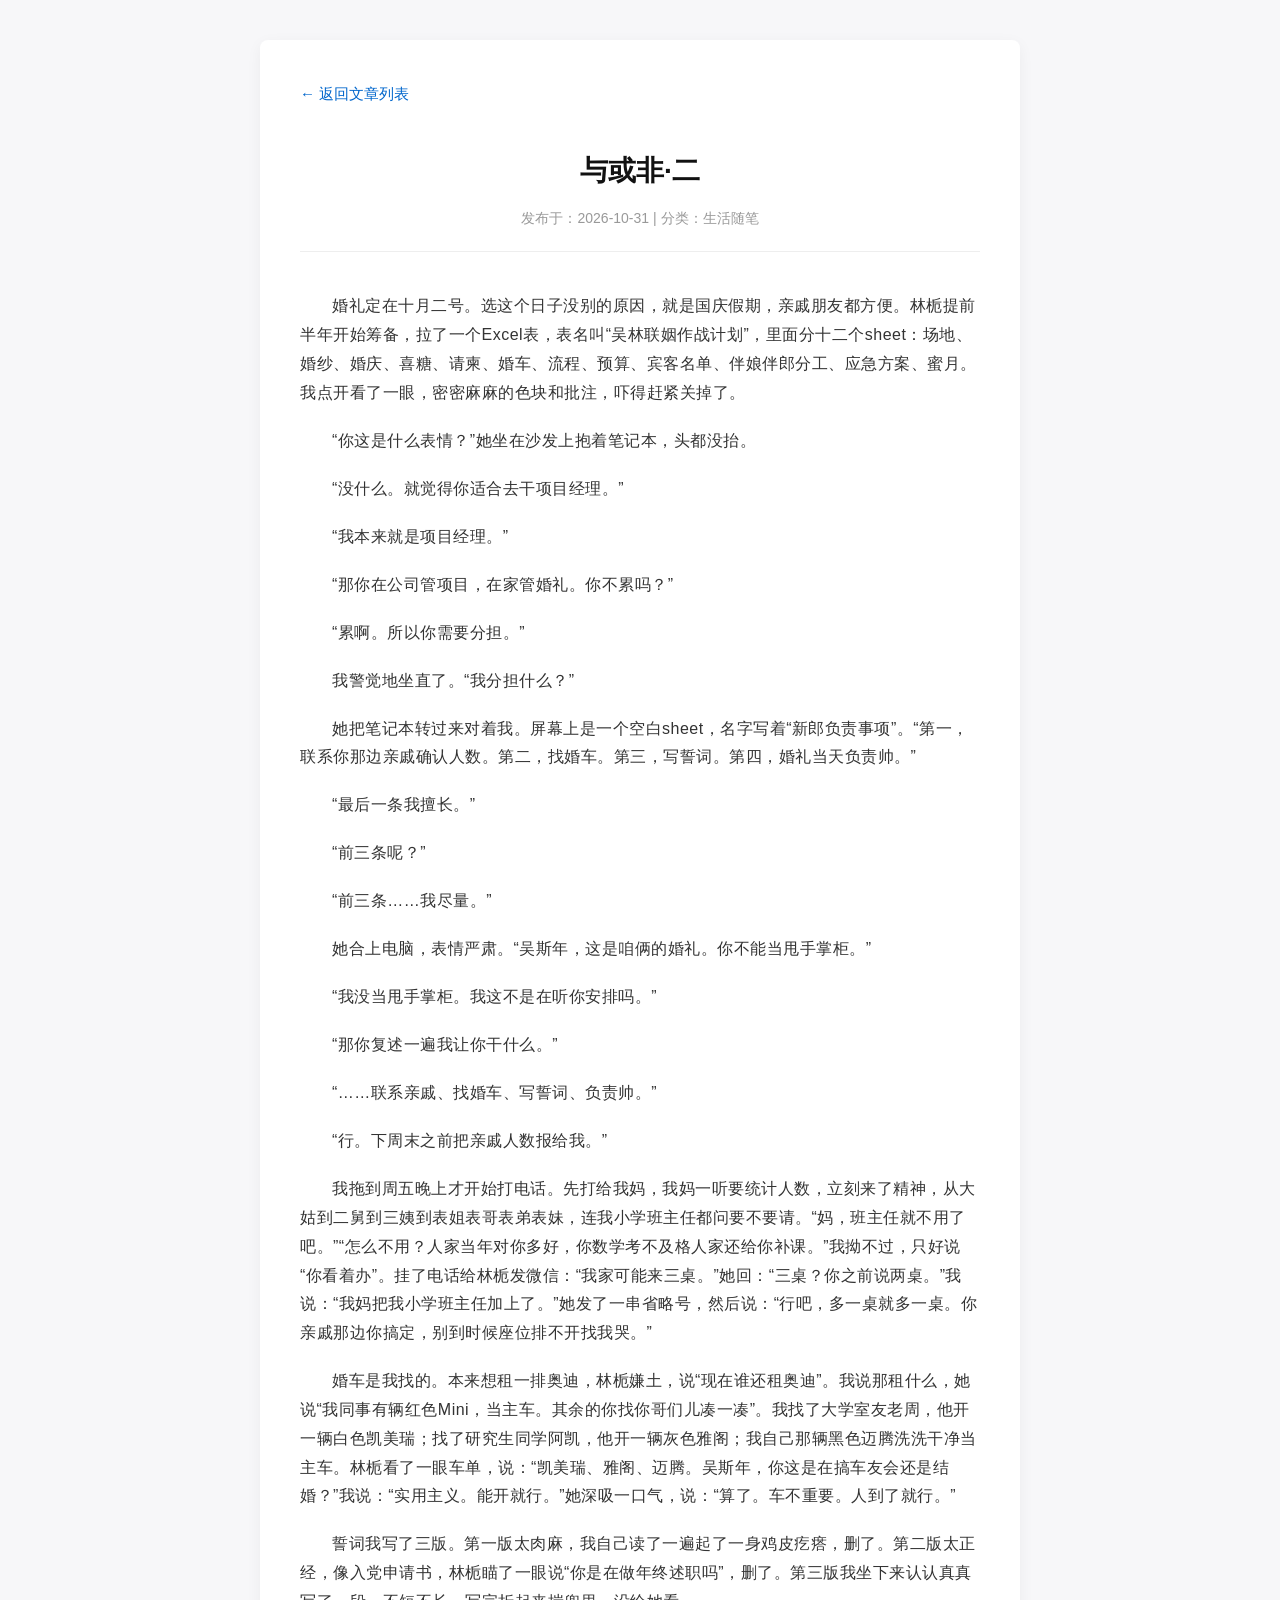
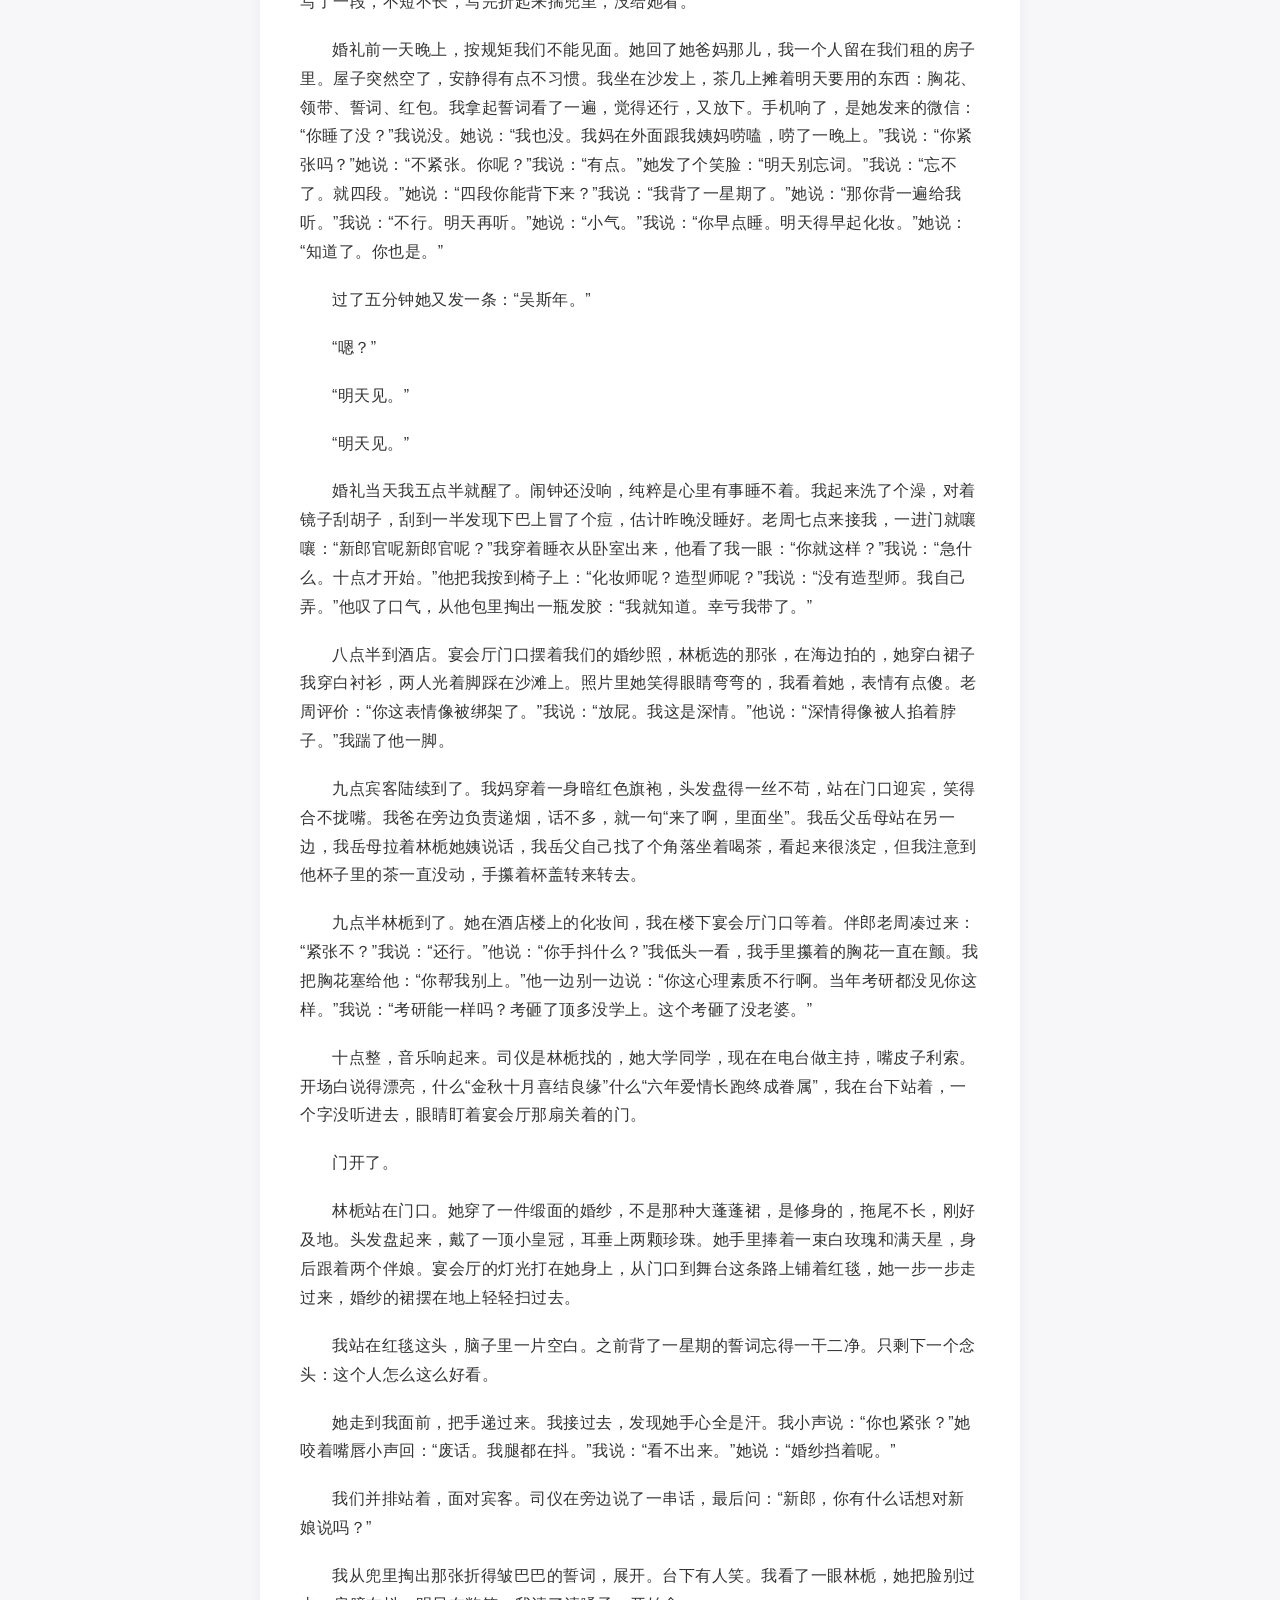
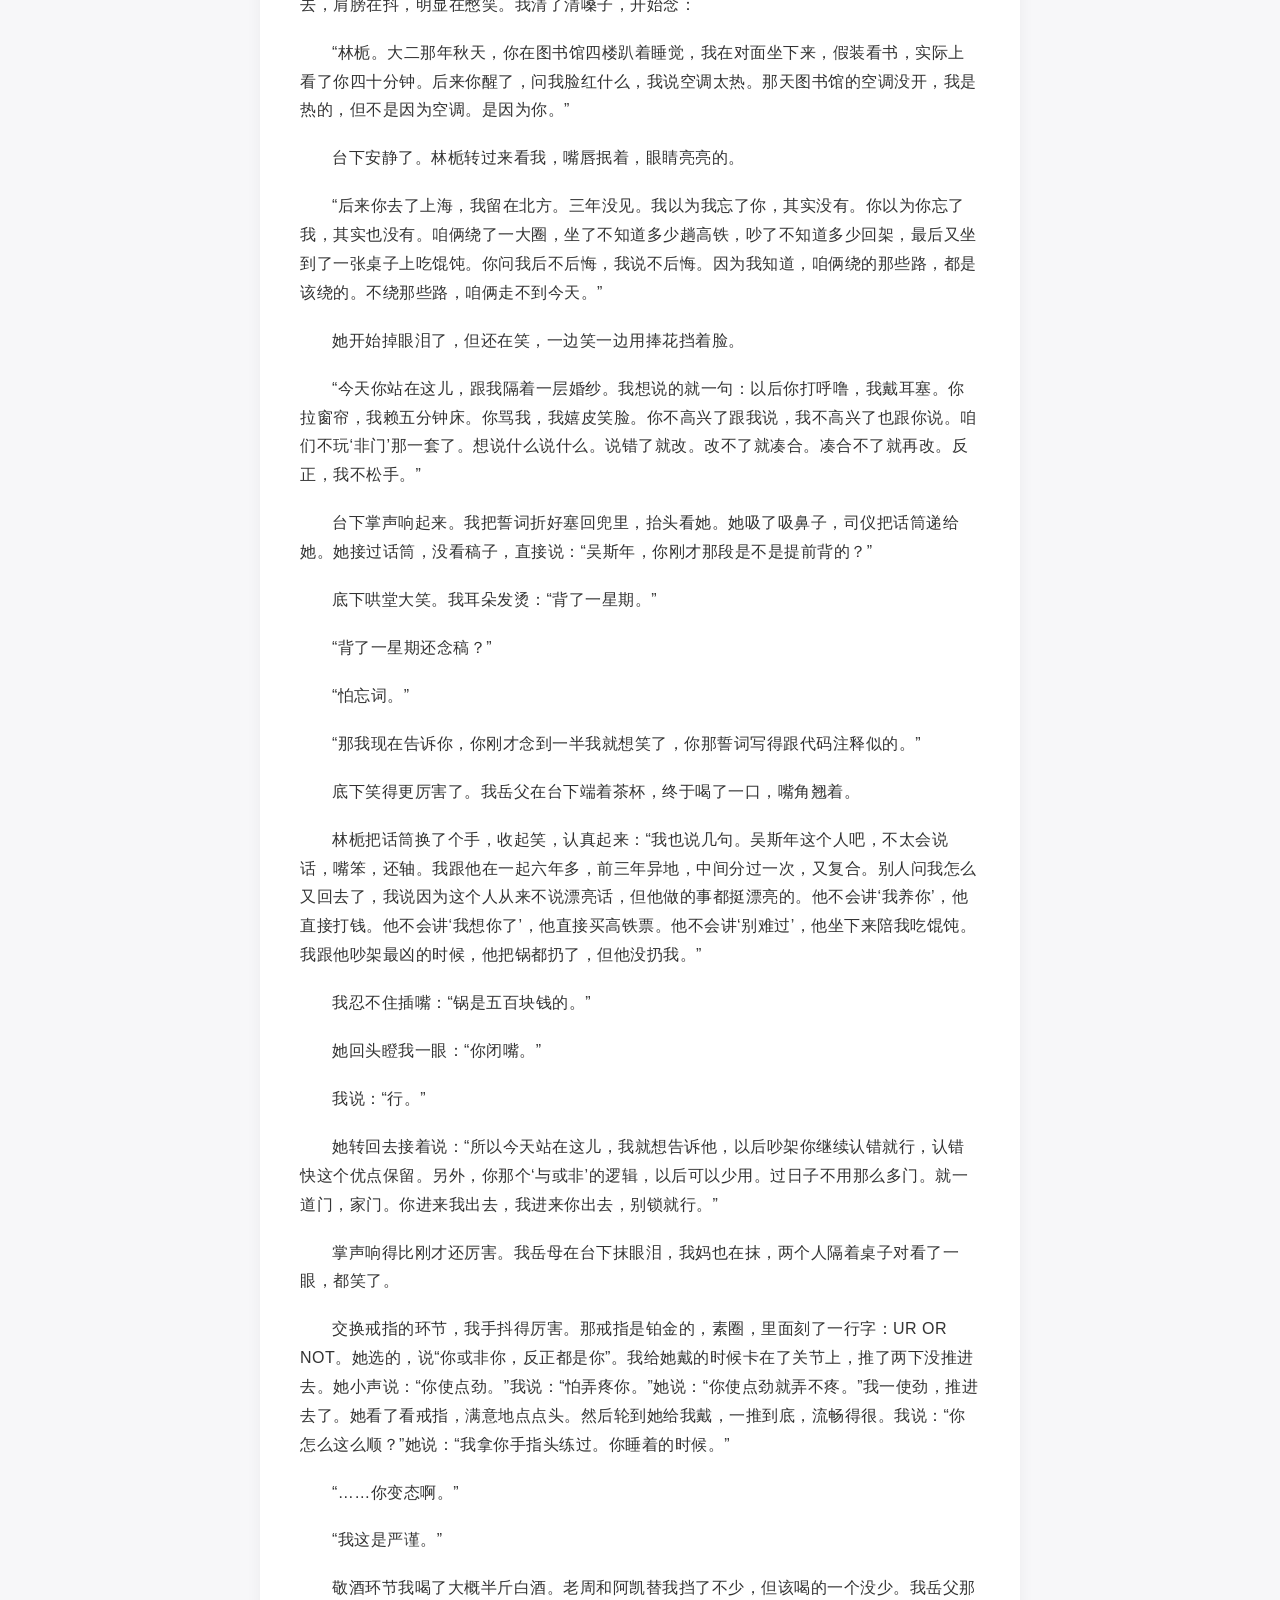
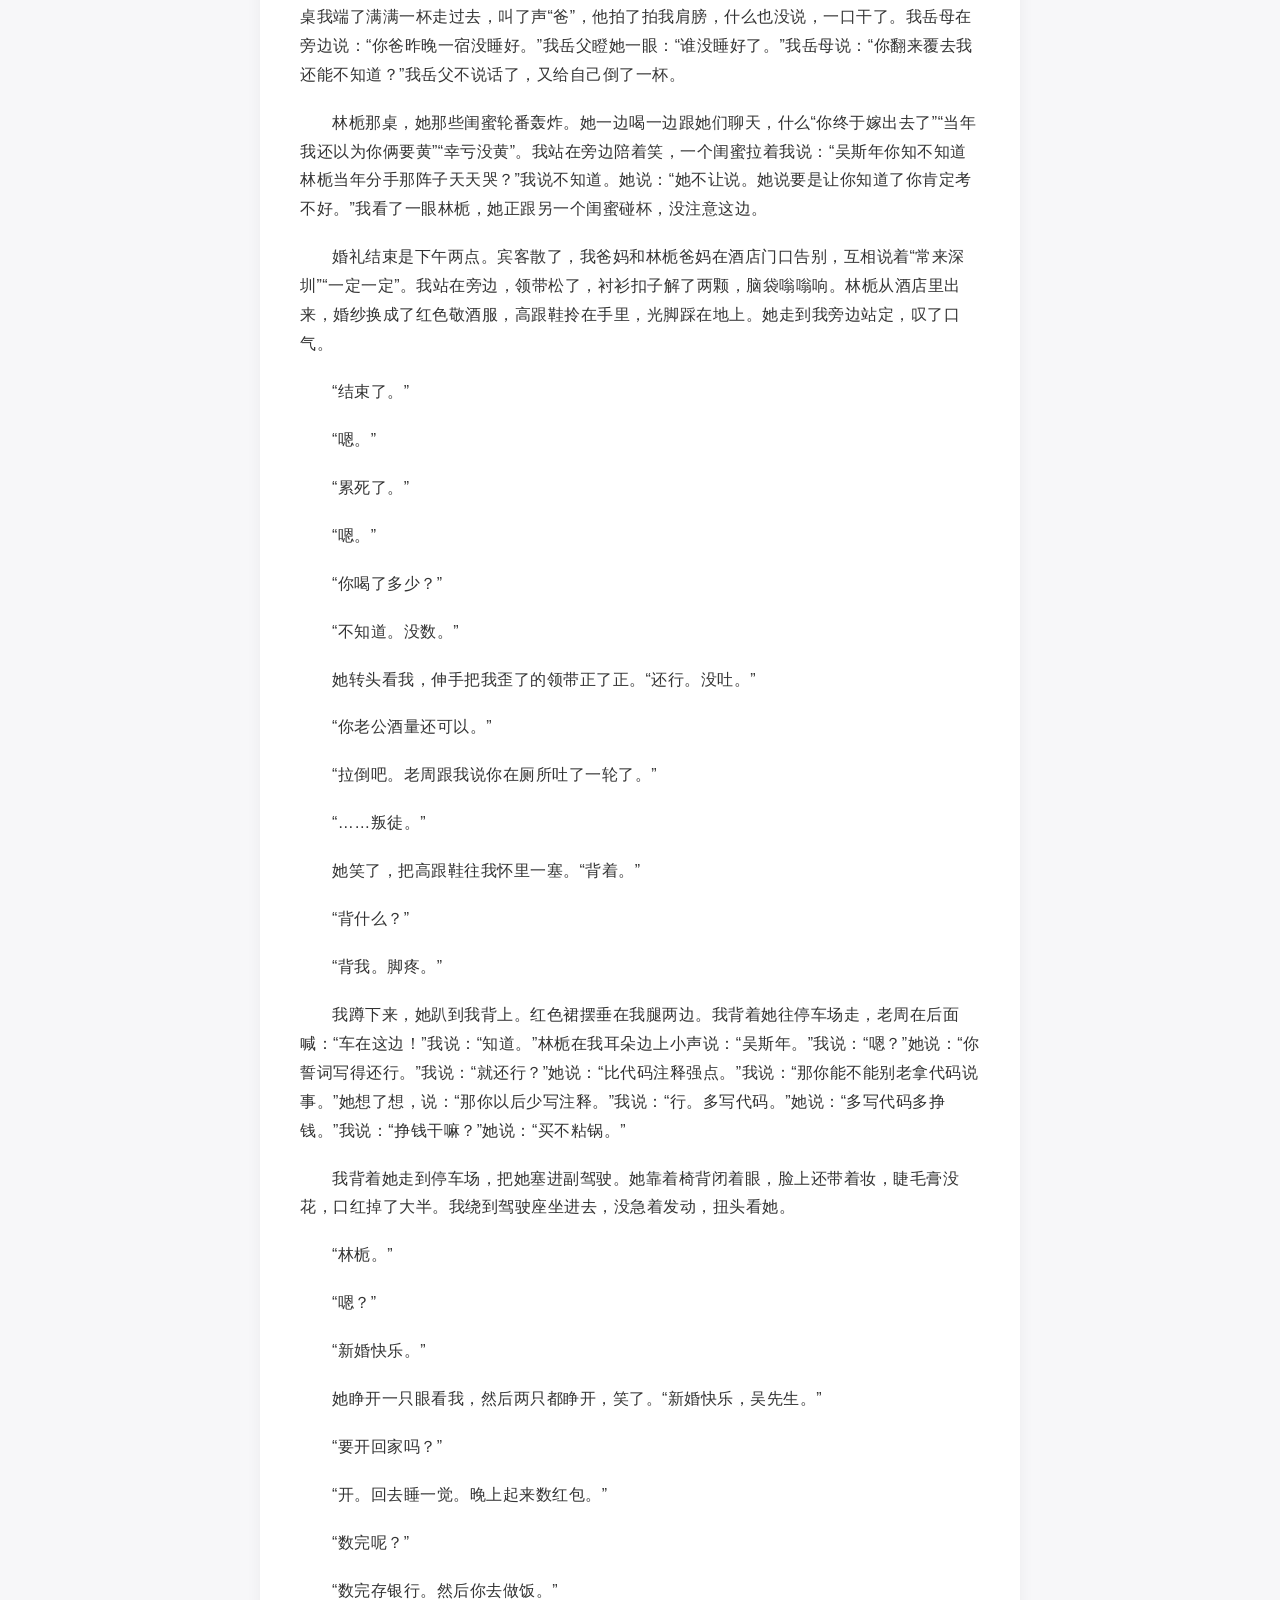
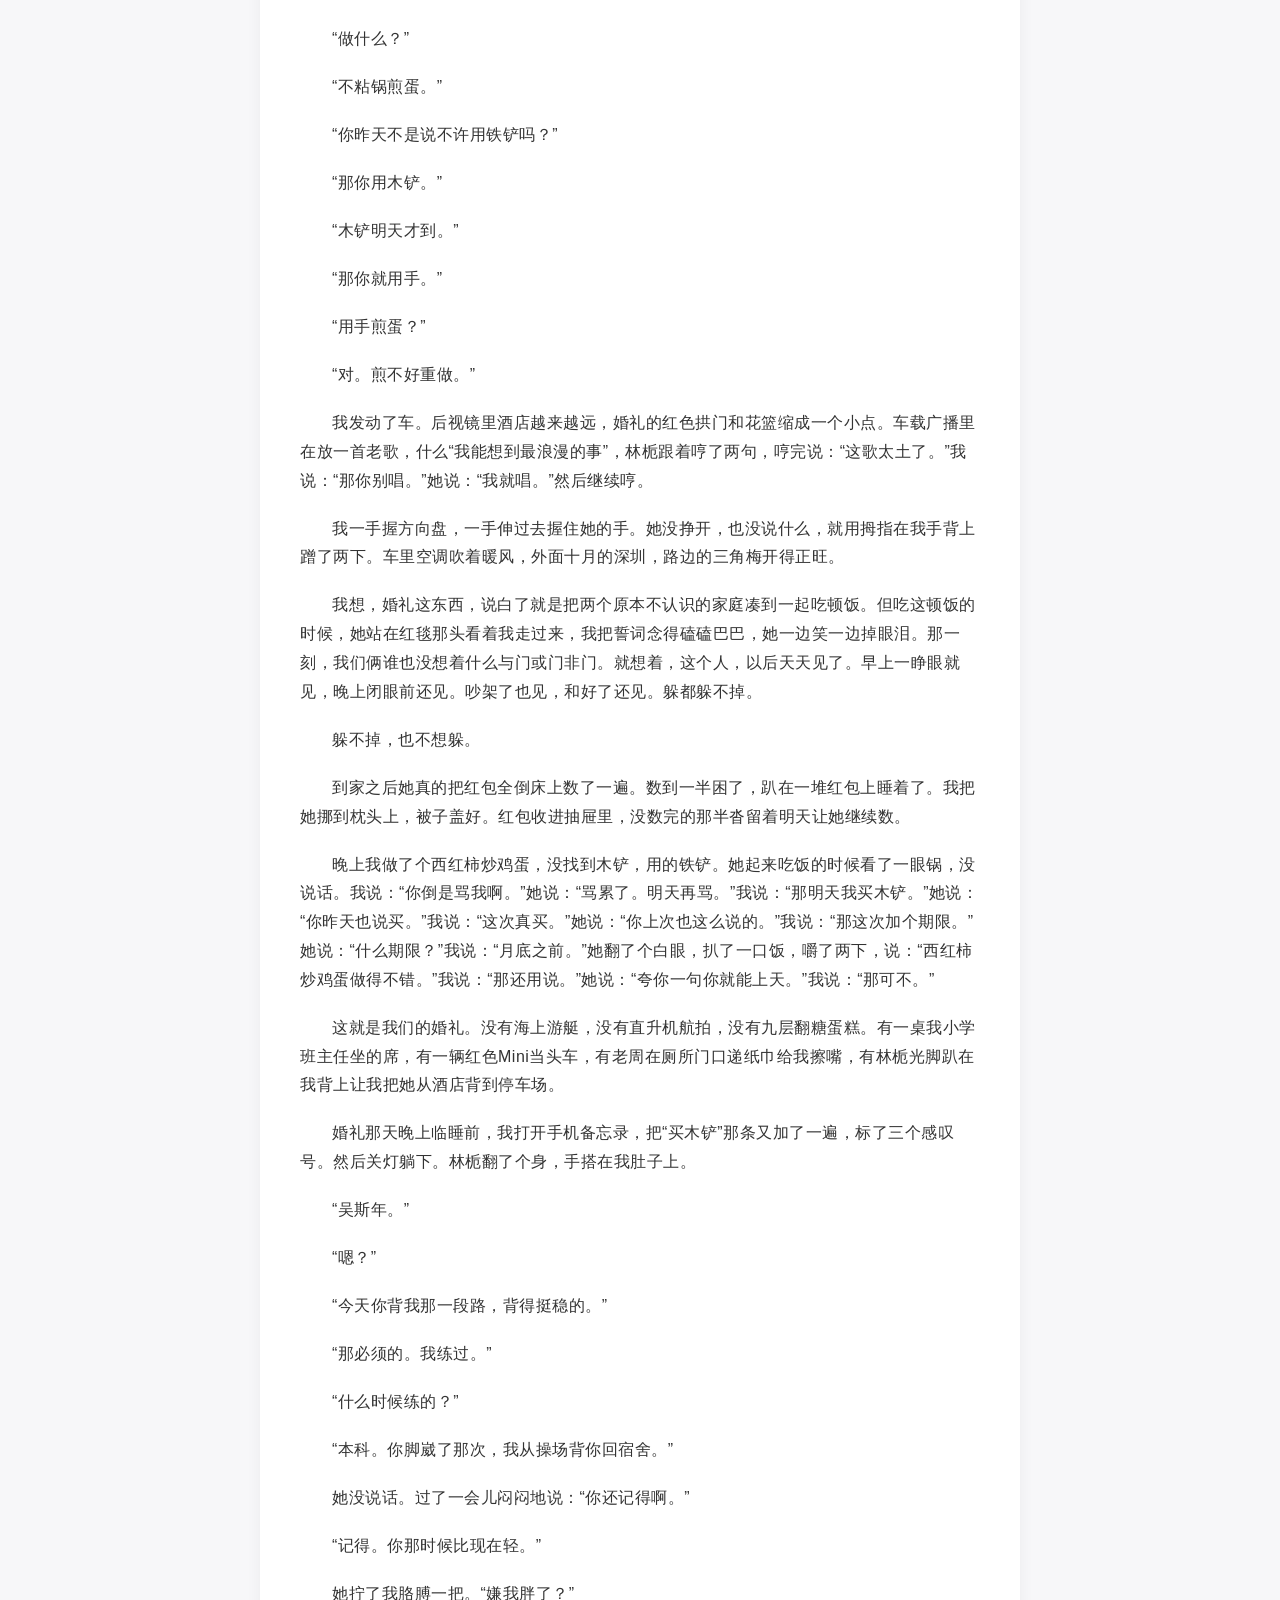
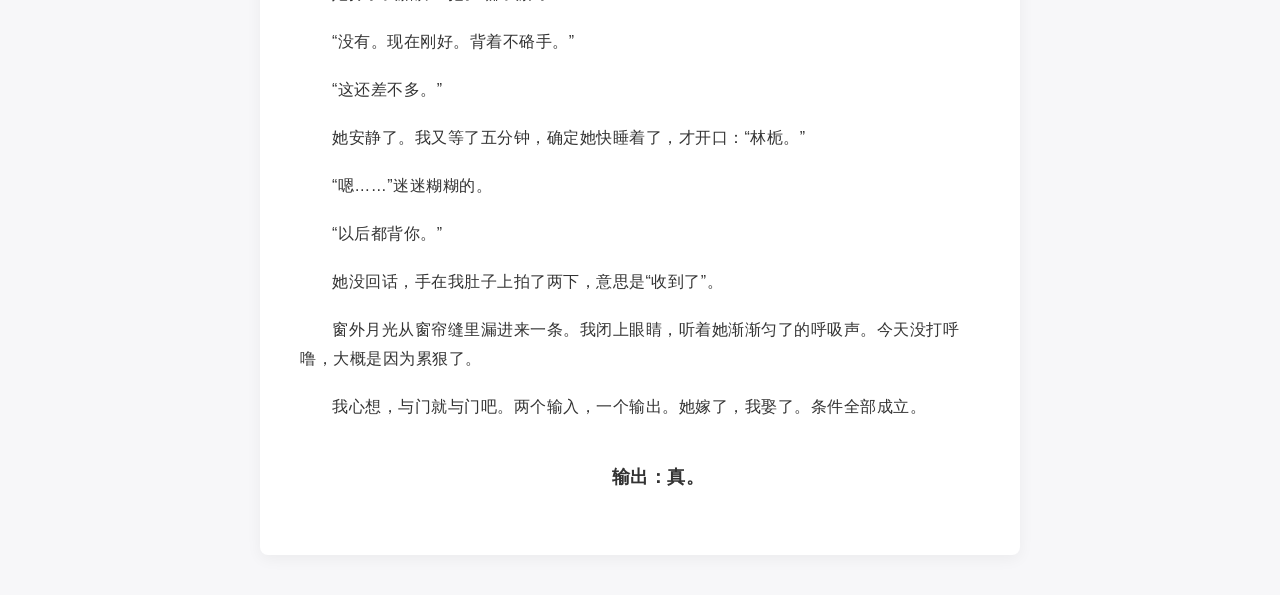
<file: post2.html>
<!DOCTYPE html>
<html lang="zh-CN">
<head>
    <meta charset="UTF-8">
    <meta name="viewport" content="width=device-width, initial-scale=1.0">
    <title>与或非·二 - 张方成</title>
    <style>
        body { font-family: -apple-system, BlinkMacSystemFont, "Segoe UI", Roboto, sans-serif; background-color: #f7f7f9; color: #333; line-height: 1.8; margin: 0; padding: 0; }
        .container { max-width: 680px; margin: 40px auto; background: #fff; padding: 40px; box-shadow: 0 4px 15px rgba(0,0,0,0.05); border-radius: 8px; }
        h1 { font-size: 28px; text-align: center; margin-bottom: 10px; color: #111; }
        .meta { text-align: center; color: #999; font-size: 14px; margin-bottom: 40px; padding-bottom: 20px; border-bottom: 1px solid #eee; }
        p { text-indent: 2em; margin-bottom: 1.2em; font-size: 16px; letter-spacing: 0.5px; }
        .back-link { display: inline-block; margin-bottom: 20px; color: #0066cc; text-decoration: none; font-size: 15px; }
        .back-link:hover { text-decoration: underline; }
        strong { color: #000; font-weight: bold; }
        .ending { text-align: center; font-weight: bold; font-size: 18px; margin-top: 40px; }
    </style>
</head>
<body>
<div class="container">
    <a href="articles.html" class="back-link">← 返回文章列表</a>
    <h1>与或非·二</h1>
    <div class="meta">发布于：2026-10-31 | 分类：生活随笔</div>

    <p>婚礼定在十月二号。选这个日子没别的原因，就是国庆假期，亲戚朋友都方便。林栀提前半年开始筹备，拉了一个Excel表，表名叫“吴林联姻作战计划”，里面分十二个sheet：场地、婚纱、婚庆、喜糖、请柬、婚车、流程、预算、宾客名单、伴娘伴郎分工、应急方案、蜜月。我点开看了一眼，密密麻麻的色块和批注，吓得赶紧关掉了。</p>
    
    <p>“你这是什么表情？”她坐在沙发上抱着笔记本，头都没抬。</p>
    
    <p>“没什么。就觉得你适合去干项目经理。”</p>
    
    <p>“我本来就是项目经理。”</p>
    
    <p>“那你在公司管项目，在家管婚礼。你不累吗？”</p>
    
    <p>“累啊。所以你需要分担。”</p>
    
    <p>我警觉地坐直了。“我分担什么？”</p>
    
    <p>她把笔记本转过来对着我。屏幕上是一个空白sheet，名字写着“新郎负责事项”。“第一，联系你那边亲戚确认人数。第二，找婚车。第三，写誓词。第四，婚礼当天负责帅。”</p>
    
    <p>“最后一条我擅长。”</p>
    
    <p>“前三条呢？”</p>
    
    <p>“前三条……我尽量。”</p>
    
    <p>她合上电脑，表情严肃。“吴斯年，这是咱俩的婚礼。你不能当甩手掌柜。”</p>
    
    <p>“我没当甩手掌柜。我这不是在听你安排吗。”</p>
    
    <p>“那你复述一遍我让你干什么。”</p>
    
    <p>“……联系亲戚、找婚车、写誓词、负责帅。”</p>
    
    <p>“行。下周末之前把亲戚人数报给我。”</p>
    
    <p>我拖到周五晚上才开始打电话。先打给我妈，我妈一听要统计人数，立刻来了精神，从大姑到二舅到三姨到表姐表哥表弟表妹，连我小学班主任都问要不要请。“妈，班主任就不用了吧。”“怎么不用？人家当年对你多好，你数学考不及格人家还给你补课。”我拗不过，只好说“你看着办”。挂了电话给林栀发微信：“我家可能来三桌。”她回：“三桌？你之前说两桌。”我说：“我妈把我小学班主任加上了。”她发了一串省略号，然后说：“行吧，多一桌就多一桌。你亲戚那边你搞定，别到时候座位排不开找我哭。”</p>
    
    <p>婚车是我找的。本来想租一排奥迪，林栀嫌土，说“现在谁还租奥迪”。我说那租什么，她说“我同事有辆红色Mini，当主车。其余的你找你哥们儿凑一凑”。我找了大学室友老周，他开一辆白色凯美瑞；找了研究生同学阿凯，他开一辆灰色雅阁；我自己那辆黑色迈腾洗洗干净当主车。林栀看了一眼车单，说：“凯美瑞、雅阁、迈腾。吴斯年，你这是在搞车友会还是结婚？”我说：“实用主义。能开就行。”她深吸一口气，说：“算了。车不重要。人到了就行。”</p>
    
    <p>誓词我写了三版。第一版太肉麻，我自己读了一遍起了一身鸡皮疙瘩，删了。第二版太正经，像入党申请书，林栀瞄了一眼说“你是在做年终述职吗”，删了。第三版我坐下来认认真真写了一段，不短不长，写完折起来揣兜里，没给她看。</p>
    
    <p>婚礼前一天晚上，按规矩我们不能见面。她回了她爸妈那儿，我一个人留在我们租的房子里。屋子突然空了，安静得有点不习惯。我坐在沙发上，茶几上摊着明天要用的东西：胸花、领带、誓词、红包。我拿起誓词看了一遍，觉得还行，又放下。手机响了，是她发来的微信：“你睡了没？”我说没。她说：“我也没。我妈在外面跟我姨妈唠嗑，唠了一晚上。”我说：“你紧张吗？”她说：“不紧张。你呢？”我说：“有点。”她发了个笑脸：“明天别忘词。”我说：“忘不了。就四段。”她说：“四段你能背下来？”我说：“我背了一星期了。”她说：“那你背一遍给我听。”我说：“不行。明天再听。”她说：“小气。”我说：“你早点睡。明天得早起化妆。”她说：“知道了。你也是。”</p>
    
    <p>过了五分钟她又发一条：“吴斯年。”</p>
    
    <p>“嗯？”</p>
    
    <p>“明天见。”</p>
    
    <p>“明天见。”</p>
    
    <p>婚礼当天我五点半就醒了。闹钟还没响，纯粹是心里有事睡不着。我起来洗了个澡，对着镜子刮胡子，刮到一半发现下巴上冒了个痘，估计昨晚没睡好。老周七点来接我，一进门就嚷嚷：“新郎官呢新郎官呢？”我穿着睡衣从卧室出来，他看了我一眼：“你就这样？”我说：“急什么。十点才开始。”他把我按到椅子上：“化妆师呢？造型师呢？”我说：“没有造型师。我自己弄。”他叹了口气，从他包里掏出一瓶发胶：“我就知道。幸亏我带了。”</p>
    
    <p>八点半到酒店。宴会厅门口摆着我们的婚纱照，林栀选的那张，在海边拍的，她穿白裙子我穿白衬衫，两人光着脚踩在沙滩上。照片里她笑得眼睛弯弯的，我看着她，表情有点傻。老周评价：“你这表情像被绑架了。”我说：“放屁。我这是深情。”他说：“深情得像被人掐着脖子。”我踹了他一脚。</p>
    
    <p>九点宾客陆续到了。我妈穿着一身暗红色旗袍，头发盘得一丝不苟，站在门口迎宾，笑得合不拢嘴。我爸在旁边负责递烟，话不多，就一句“来了啊，里面坐”。我岳父岳母站在另一边，我岳母拉着林栀她姨说话，我岳父自己找了个角落坐着喝茶，看起来很淡定，但我注意到他杯子里的茶一直没动，手攥着杯盖转来转去。</p>
    
    <p>九点半林栀到了。她在酒店楼上的化妆间，我在楼下宴会厅门口等着。伴郎老周凑过来：“紧张不？”我说：“还行。”他说：“你手抖什么？”我低头一看，我手里攥着的胸花一直在颤。我把胸花塞给他：“你帮我别上。”他一边别一边说：“你这心理素质不行啊。当年考研都没见你这样。”我说：“考研能一样吗？考砸了顶多没学上。这个考砸了没老婆。”</p>
    
    <p>十点整，音乐响起来。司仪是林栀找的，她大学同学，现在在电台做主持，嘴皮子利索。开场白说得漂亮，什么“金秋十月喜结良缘”什么“六年爱情长跑终成眷属”，我在台下站着，一个字没听进去，眼睛盯着宴会厅那扇关着的门。</p>
    
    <p>门开了。</p>
    
    <p>林栀站在门口。她穿了一件缎面的婚纱，不是那种大蓬蓬裙，是修身的，拖尾不长，刚好及地。头发盘起来，戴了一顶小皇冠，耳垂上两颗珍珠。她手里捧着一束白玫瑰和满天星，身后跟着两个伴娘。宴会厅的灯光打在她身上，从门口到舞台这条路上铺着红毯，她一步一步走过来，婚纱的裙摆在地上轻轻扫过去。</p>
    
    <p>我站在红毯这头，脑子里一片空白。之前背了一星期的誓词忘得一干二净。只剩下一个念头：这个人怎么这么好看。</p>
    
    <p>她走到我面前，把手递过来。我接过去，发现她手心全是汗。我小声说：“你也紧张？”她咬着嘴唇小声回：“废话。我腿都在抖。”我说：“看不出来。”她说：“婚纱挡着呢。”</p>
    
    <p>我们并排站着，面对宾客。司仪在旁边说了一串话，最后问：“新郎，你有什么话想对新娘说吗？”</p>
    
    <p>我从兜里掏出那张折得皱巴巴的誓词，展开。台下有人笑。我看了一眼林栀，她把脸别过去，肩膀在抖，明显在憋笑。我清了清嗓子，开始念：</p>
    
    <p>“林栀。大二那年秋天，你在图书馆四楼趴着睡觉，我在对面坐下来，假装看书，实际上看了你四十分钟。后来你醒了，问我脸红什么，我说空调太热。那天图书馆的空调没开，我是热的，但不是因为空调。是因为你。”</p>
    
    <p>台下安静了。林栀转过来看我，嘴唇抿着，眼睛亮亮的。</p>
    
    <p>“后来你去了上海，我留在北方。三年没见。我以为我忘了你，其实没有。你以为你忘了我，其实也没有。咱俩绕了一大圈，坐了不知道多少趟高铁，吵了不知道多少回架，最后又坐到了一张桌子上吃馄饨。你问我后不后悔，我说不后悔。因为我知道，咱俩绕的那些路，都是该绕的。不绕那些路，咱俩走不到今天。”</p>
    
    <p>她开始掉眼泪了，但还在笑，一边笑一边用捧花挡着脸。</p>
    
    <p>“今天你站在这儿，跟我隔着一层婚纱。我想说的就一句：以后你打呼噜，我戴耳塞。你拉窗帘，我赖五分钟床。你骂我，我嬉皮笑脸。你不高兴了跟我说，我不高兴了也跟你说。咱们不玩‘非门’那一套了。想说什么说什么。说错了就改。改不了就凑合。凑合不了就再改。反正，我不松手。”</p>
    
    <p>台下掌声响起来。我把誓词折好塞回兜里，抬头看她。她吸了吸鼻子，司仪把话筒递给她。她接过话筒，没看稿子，直接说：“吴斯年，你刚才那段是不是提前背的？”</p>
    
    <p>底下哄堂大笑。我耳朵发烫：“背了一星期。”</p>
    
    <p>“背了一星期还念稿？”</p>
    
    <p>“怕忘词。”</p>
    
    <p>“那我现在告诉你，你刚才念到一半我就想笑了，你那誓词写得跟代码注释似的。”</p>
    
    <p>底下笑得更厉害了。我岳父在台下端着茶杯，终于喝了一口，嘴角翘着。</p>
    
    <p>林栀把话筒换了个手，收起笑，认真起来：“我也说几句。吴斯年这个人吧，不太会说话，嘴笨，还轴。我跟他在一起六年多，前三年异地，中间分过一次，又复合。别人问我怎么又回去了，我说因为这个人从来不说漂亮话，但他做的事都挺漂亮的。他不会讲‘我养你’，他直接打钱。他不会讲‘我想你了’，他直接买高铁票。他不会讲‘别难过’，他坐下来陪我吃馄饨。我跟他吵架最凶的时候，他把锅都扔了，但他没扔我。”</p>
    
    <p>我忍不住插嘴：“锅是五百块钱的。”</p>
    
    <p>她回头瞪我一眼：“你闭嘴。”</p>
    
    <p>我说：“行。”</p>
    
    <p>她转回去接着说：“所以今天站在这儿，我就想告诉他，以后吵架你继续认错就行，认错快这个优点保留。另外，你那个‘与或非’的逻辑，以后可以少用。过日子不用那么多门。就一道门，家门。你进来我出去，我进来你出去，别锁就行。”</p>
    
    <p>掌声响得比刚才还厉害。我岳母在台下抹眼泪，我妈也在抹，两个人隔着桌子对看了一眼，都笑了。</p>
    
    <p>交换戒指的环节，我手抖得厉害。那戒指是铂金的，素圈，里面刻了一行字：UR OR NOT。她选的，说“你或非你，反正都是你”。我给她戴的时候卡在了关节上，推了两下没推进去。她小声说：“你使点劲。”我说：“怕弄疼你。”她说：“你使点劲就弄不疼。”我一使劲，推进去了。她看了看戒指，满意地点点头。然后轮到她给我戴，一推到底，流畅得很。我说：“你怎么这么顺？”她说：“我拿你手指头练过。你睡着的时候。”</p>
    
    <p>“……你变态啊。”</p>
    
    <p>“我这是严谨。”</p>
    
    <p>敬酒环节我喝了大概半斤白酒。老周和阿凯替我挡了不少，但该喝的一个没少。我岳父那桌我端了满满一杯走过去，叫了声“爸”，他拍了拍我肩膀，什么也没说，一口干了。我岳母在旁边说：“你爸昨晚一宿没睡好。”我岳父瞪她一眼：“谁没睡好了。”我岳母说：“你翻来覆去我还能不知道？”我岳父不说话了，又给自己倒了一杯。</p>
    
    <p>林栀那桌，她那些闺蜜轮番轰炸。她一边喝一边跟她们聊天，什么“你终于嫁出去了”“当年我还以为你俩要黄”“幸亏没黄”。我站在旁边陪着笑，一个闺蜜拉着我说：“吴斯年你知不知道林栀当年分手那阵子天天哭？”我说不知道。她说：“她不让说。她说要是让你知道了你肯定考不好。”我看了一眼林栀，她正跟另一个闺蜜碰杯，没注意这边。</p>
    
    <p>婚礼结束是下午两点。宾客散了，我爸妈和林栀爸妈在酒店门口告别，互相说着“常来深圳”“一定一定”。我站在旁边，领带松了，衬衫扣子解了两颗，脑袋嗡嗡响。林栀从酒店里出来，婚纱换成了红色敬酒服，高跟鞋拎在手里，光脚踩在地上。她走到我旁边站定，叹了口气。</p>
    
    <p>“结束了。”</p>
    
    <p>“嗯。”</p>
    
    <p>“累死了。”</p>
    
    <p>“嗯。”</p>
    
    <p>“你喝了多少？”</p>
    
    <p>“不知道。没数。”</p>
    
    <p>她转头看我，伸手把我歪了的领带正了正。“还行。没吐。”</p>
    
    <p>“你老公酒量还可以。”</p>
    
    <p>“拉倒吧。老周跟我说你在厕所吐了一轮了。”</p>
    
    <p>“……叛徒。”</p>
    
    <p>她笑了，把高跟鞋往我怀里一塞。“背着。”</p>
    
    <p>“背什么？”</p>
    
    <p>“背我。脚疼。”</p>
    
    <p>我蹲下来，她趴到我背上。红色裙摆垂在我腿两边。我背着她往停车场走，老周在后面喊：“车在这边！”我说：“知道。”林栀在我耳朵边上小声说：“吴斯年。”我说：“嗯？”她说：“你誓词写得还行。”我说：“就还行？”她说：“比代码注释强点。”我说：“那你能不能别老拿代码说事。”她想了想，说：“那你以后少写注释。”我说：“行。多写代码。”她说：“多写代码多挣钱。”我说：“挣钱干嘛？”她说：“买不粘锅。”</p>
    
    <p>我背着她走到停车场，把她塞进副驾驶。她靠着椅背闭着眼，脸上还带着妆，睫毛膏没花，口红掉了大半。我绕到驾驶座坐进去，没急着发动，扭头看她。</p>
    
    <p>“林栀。”</p>
    
    <p>“嗯？”</p>
    
    <p>“新婚快乐。”</p>
    
    <p>她睁开一只眼看我，然后两只都睁开，笑了。“新婚快乐，吴先生。”</p>
    
    <p>“要开回家吗？”</p>
    
    <p>“开。回去睡一觉。晚上起来数红包。”</p>
    
    <p>“数完呢？”</p>
    
    <p>“数完存银行。然后你去做饭。”</p>
    
    <p>“做什么？”</p>
    
    <p>“不粘锅煎蛋。”</p>
    
    <p>“你昨天不是说不许用铁铲吗？”</p>
    
    <p>“那你用木铲。”</p>
    
    <p>“木铲明天才到。”</p>
    
    <p>“那你就用手。”</p>
    
    <p>“用手煎蛋？”</p>
    
    <p>“对。煎不好重做。”</p>
    
    <p>我发动了车。后视镜里酒店越来越远，婚礼的红色拱门和花篮缩成一个小点。车载广播里在放一首老歌，什么“我能想到最浪漫的事”，林栀跟着哼了两句，哼完说：“这歌太土了。”我说：“那你别唱。”她说：“我就唱。”然后继续哼。</p>
    
    <p>我一手握方向盘，一手伸过去握住她的手。她没挣开，也没说什么，就用拇指在我手背上蹭了两下。车里空调吹着暖风，外面十月的深圳，路边的三角梅开得正旺。</p>
    
    <p>我想，婚礼这东西，说白了就是把两个原本不认识的家庭凑到一起吃顿饭。但吃这顿饭的时候，她站在红毯那头看着我走过来，我把誓词念得磕磕巴巴，她一边笑一边掉眼泪。那一刻，我们俩谁也没想着什么与门或门非门。就想着，这个人，以后天天见了。早上一睁眼就见，晚上闭眼前还见。吵架了也见，和好了还见。躲都躲不掉。</p>
    
    <p>躲不掉，也不想躲。</p>
    
    <p>到家之后她真的把红包全倒床上数了一遍。数到一半困了，趴在一堆红包上睡着了。我把她挪到枕头上，被子盖好。红包收进抽屉里，没数完的那半沓留着明天让她继续数。</p>
    
    <p>晚上我做了个西红柿炒鸡蛋，没找到木铲，用的铁铲。她起来吃饭的时候看了一眼锅，没说话。我说：“你倒是骂我啊。”她说：“骂累了。明天再骂。”我说：“那明天我买木铲。”她说：“你昨天也说买。”我说：“这次真买。”她说：“你上次也这么说的。”我说：“那这次加个期限。”她说：“什么期限？”我说：“月底之前。”她翻了个白眼，扒了一口饭，嚼了两下，说：“西红柿炒鸡蛋做得不错。”我说：“那还用说。”她说：“夸你一句你就能上天。”我说：“那可不。”</p>
    
    <p>这就是我们的婚礼。没有海上游艇，没有直升机航拍，没有九层翻糖蛋糕。有一桌我小学班主任坐的席，有一辆红色Mini当头车，有老周在厕所门口递纸巾给我擦嘴，有林栀光脚趴在我背上让我把她从酒店背到停车场。</p>
    
    <p>婚礼那天晚上临睡前，我打开手机备忘录，把“买木铲”那条又加了一遍，标了三个感叹号。然后关灯躺下。林栀翻了个身，手搭在我肚子上。</p>
    
    <p>“吴斯年。”</p>
    
    <p>“嗯？”</p>
    
    <p>“今天你背我那一段路，背得挺稳的。”</p>
    
    <p>“那必须的。我练过。”</p>
    
    <p>“什么时候练的？”</p>
    
    <p>“本科。你脚崴了那次，我从操场背你回宿舍。”</p>
    
    <p>她没说话。过了一会儿闷闷地说：“你还记得啊。”</p>
    
    <p>“记得。你那时候比现在轻。”</p>
    
    <p>她拧了我胳膊一把。“嫌我胖了？”</p>
    
    <p>“没有。现在刚好。背着不硌手。”</p>
    
    <p>“这还差不多。”</p>
    
    <p>她安静了。我又等了五分钟，确定她快睡着了，才开口：“林栀。”</p>
    
    <p>“嗯……”迷迷糊糊的。</p>
    
    <p>“以后都背你。”</p>
    
    <p>她没回话，手在我肚子上拍了两下，意思是“收到了”。</p>
    
    <p>窗外月光从窗帘缝里漏进来一条。我闭上眼睛，听着她渐渐匀了的呼吸声。今天没打呼噜，大概是因为累狠了。</p>
    
    <p>我心想，与门就与门吧。两个输入，一个输出。她嫁了，我娶了。条件全部成立。</p>
    
    <p class="ending">输出：真。</p>
</div>
</body>
</html>
</file>
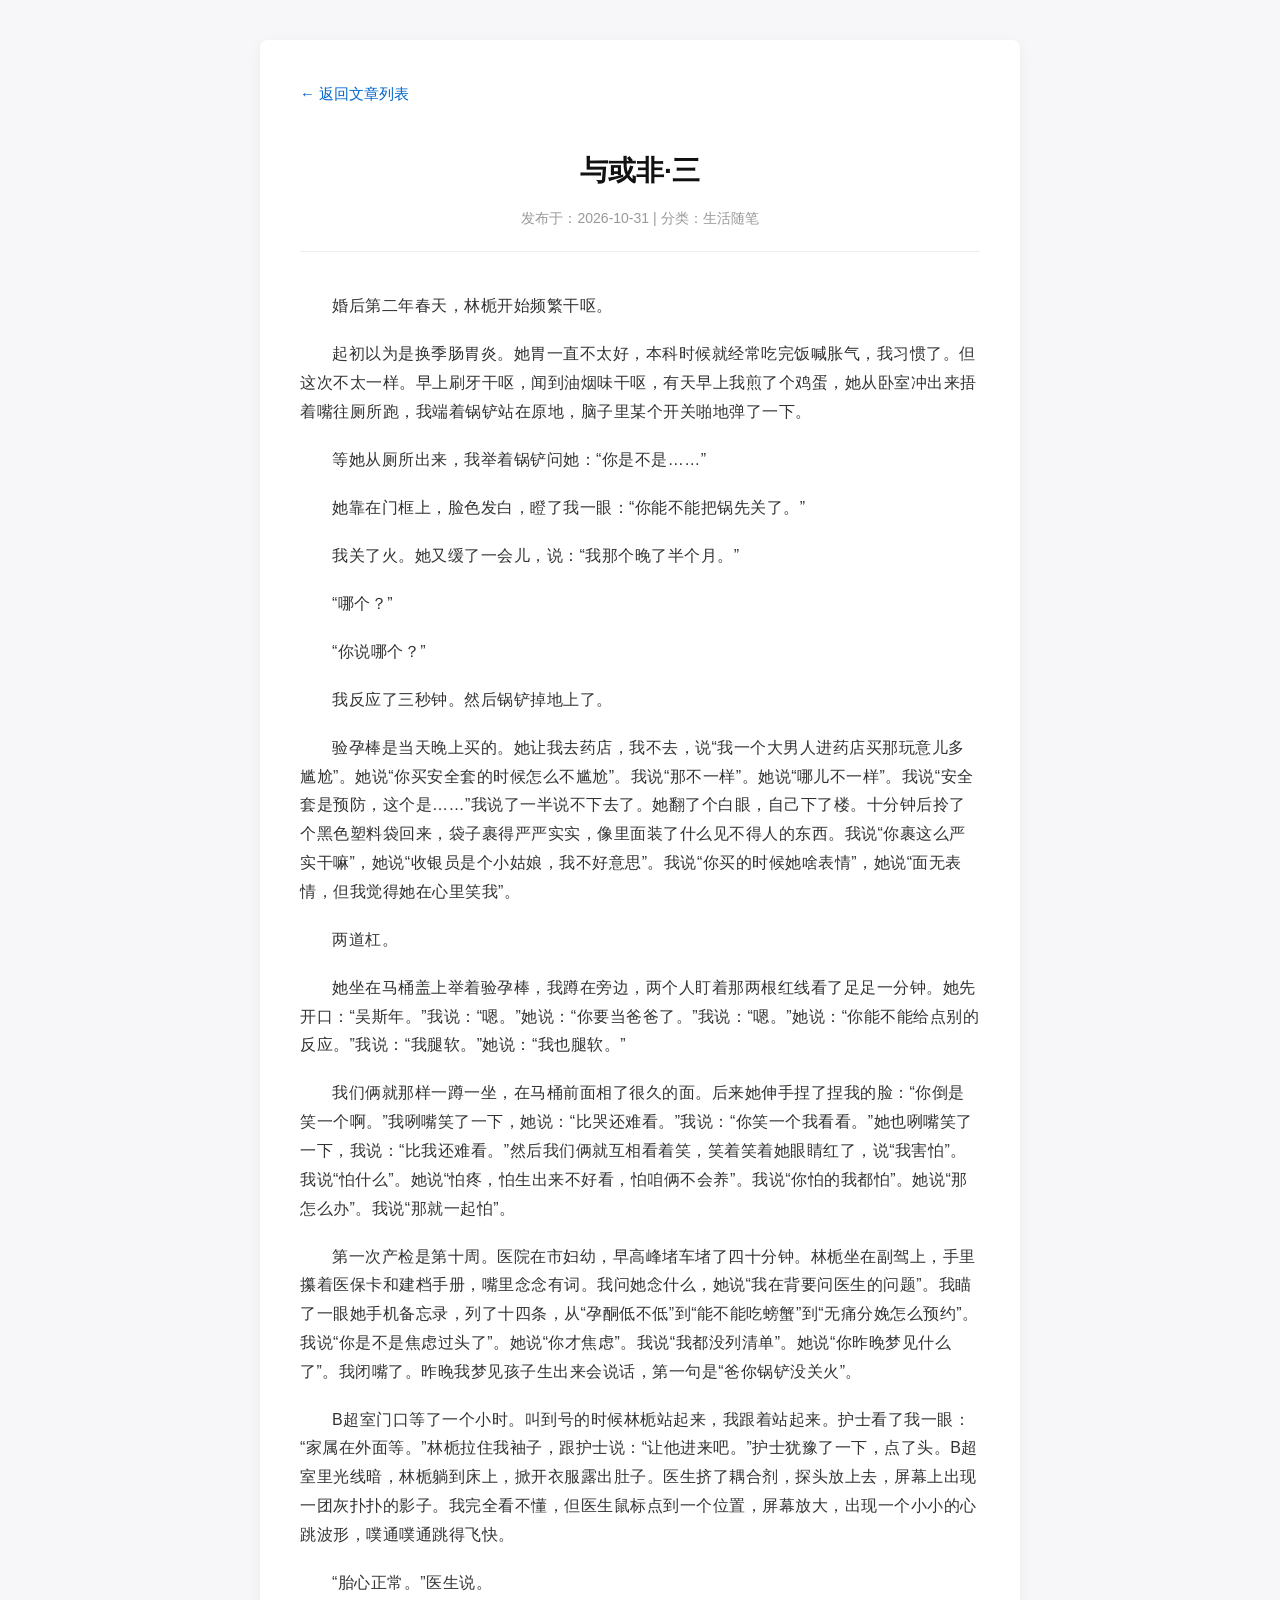
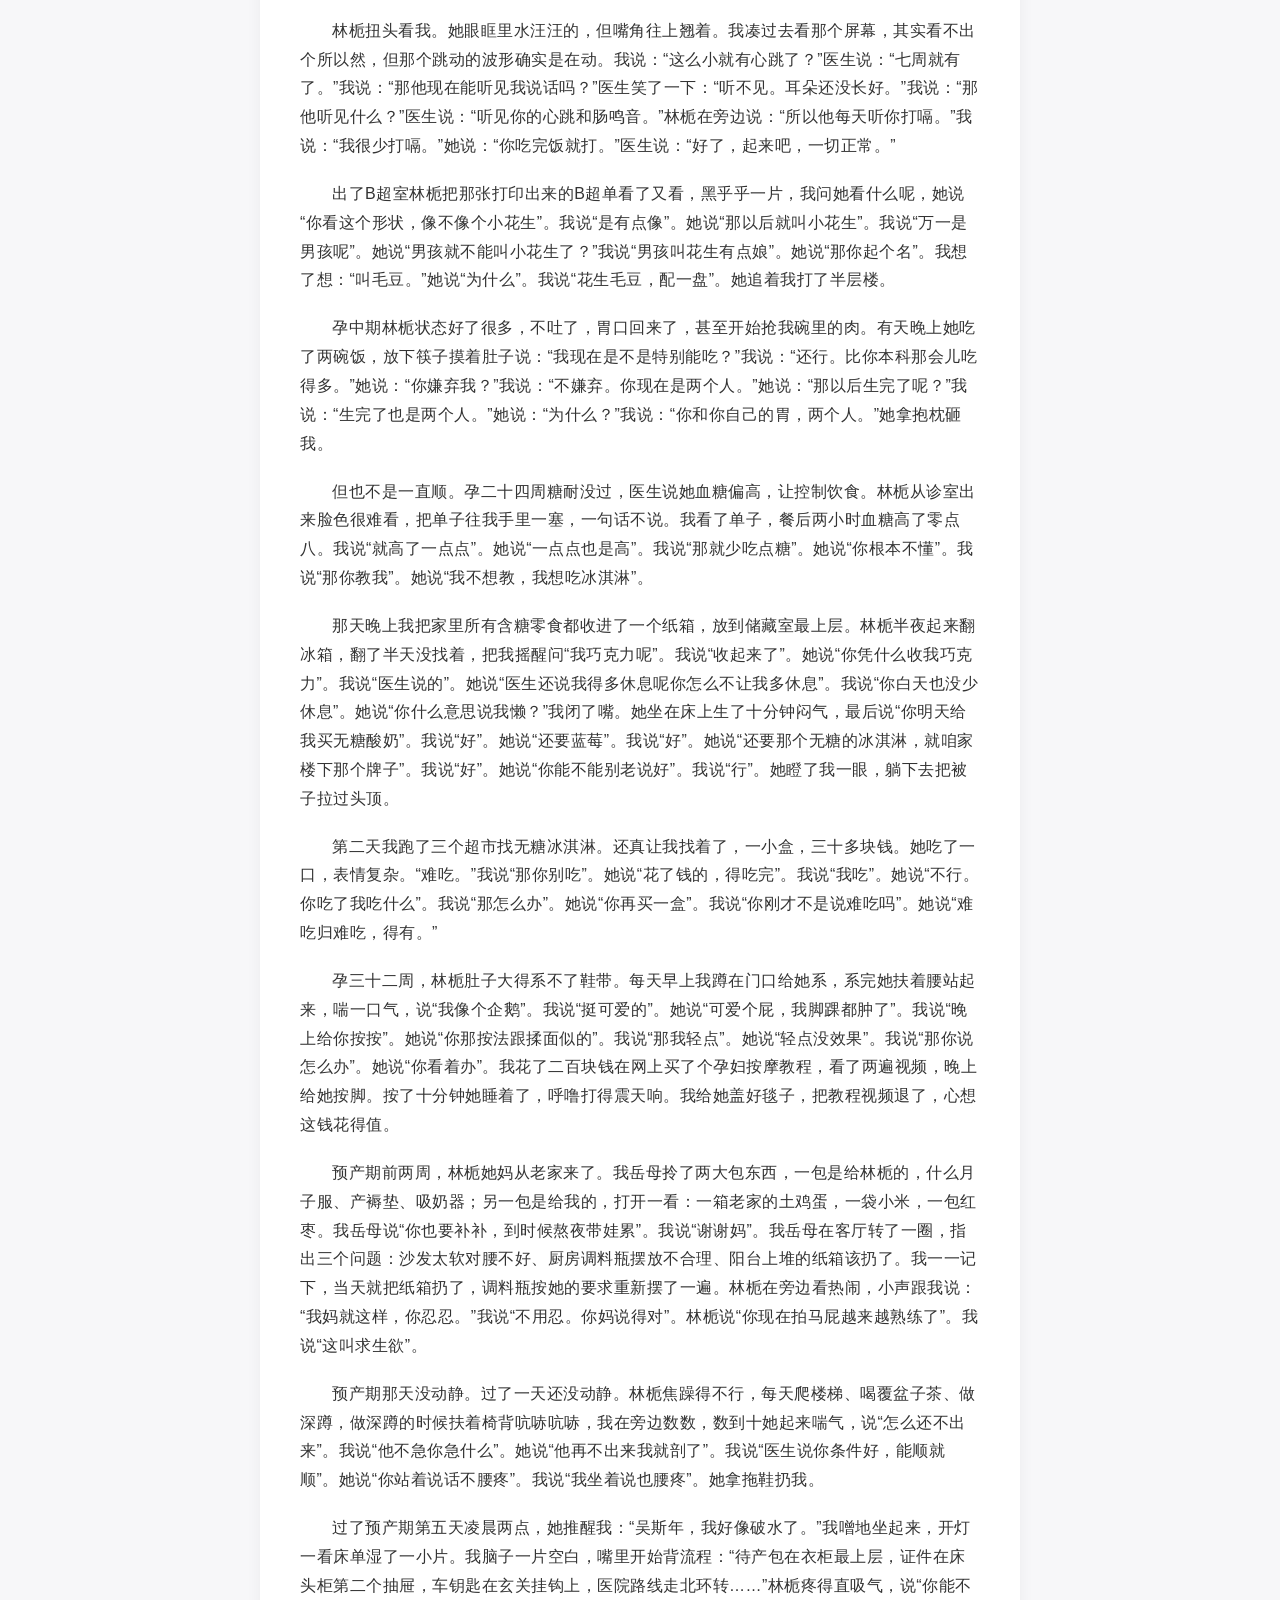
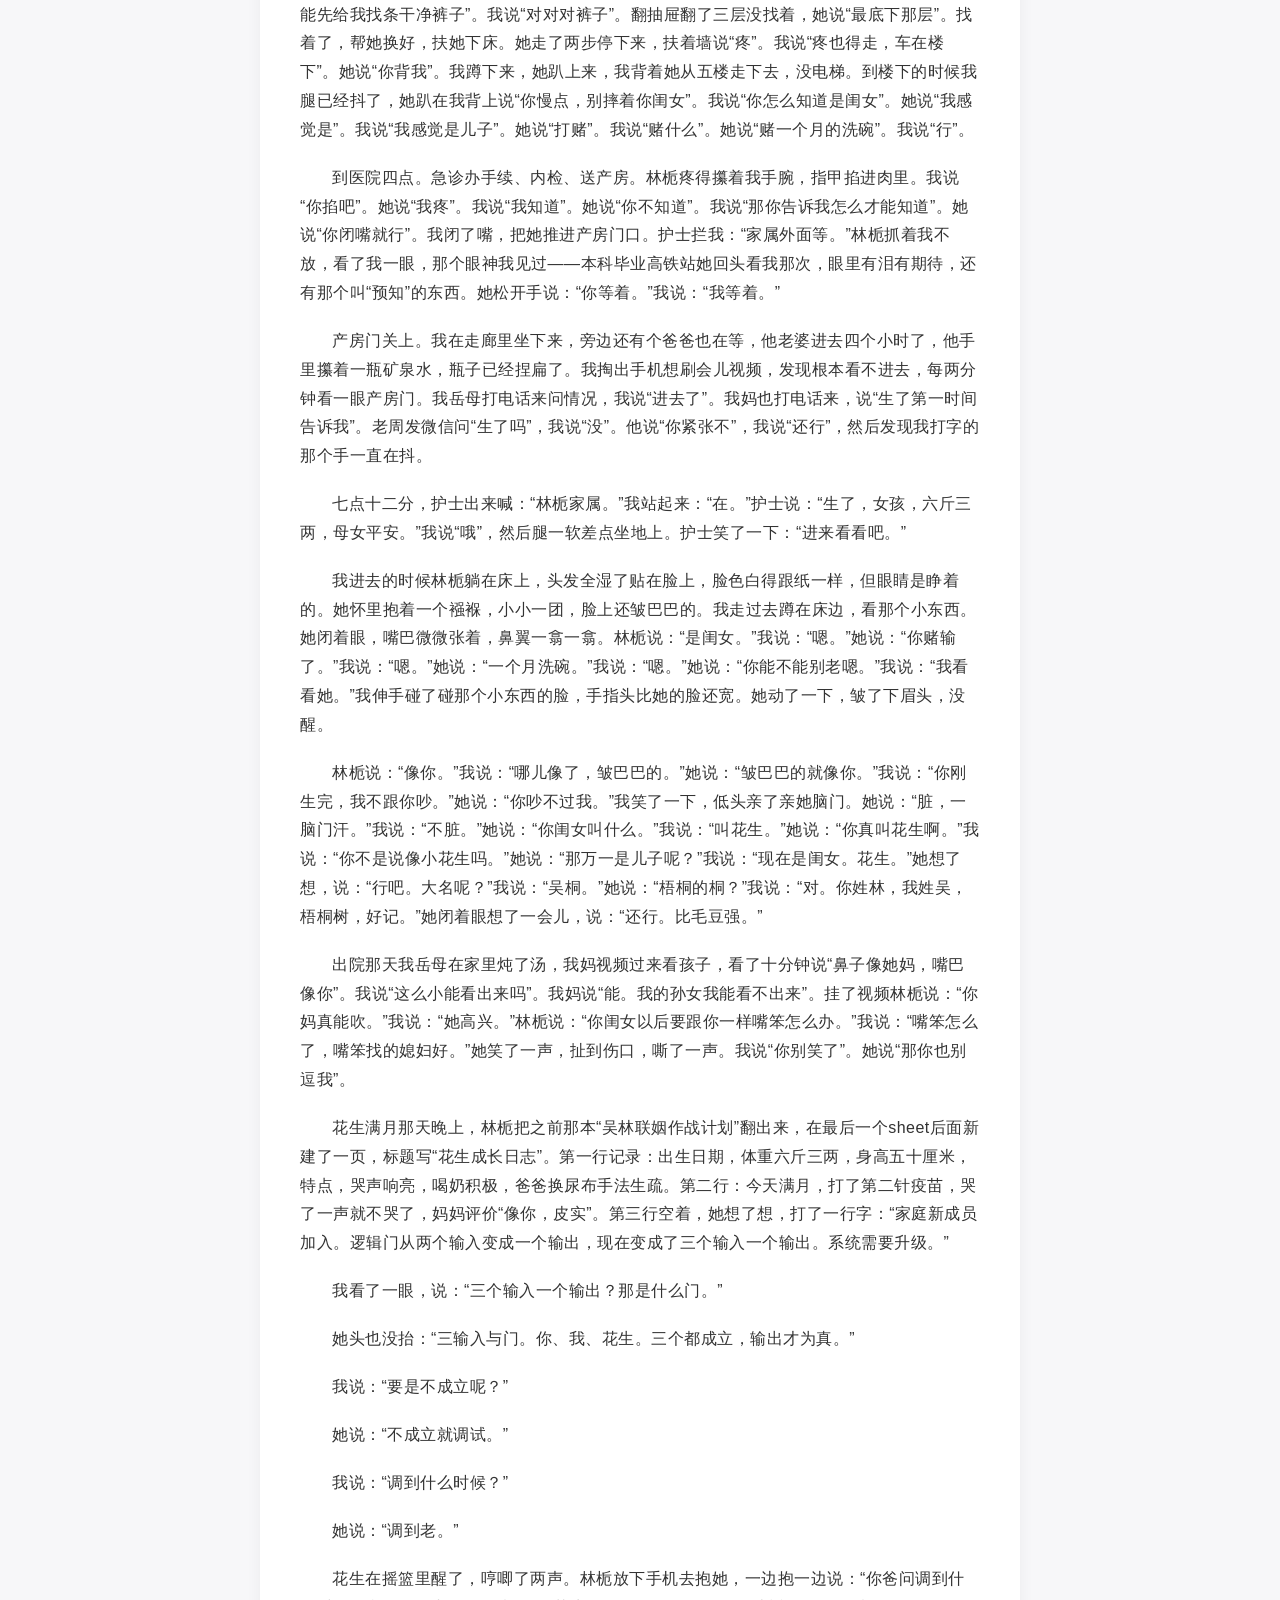
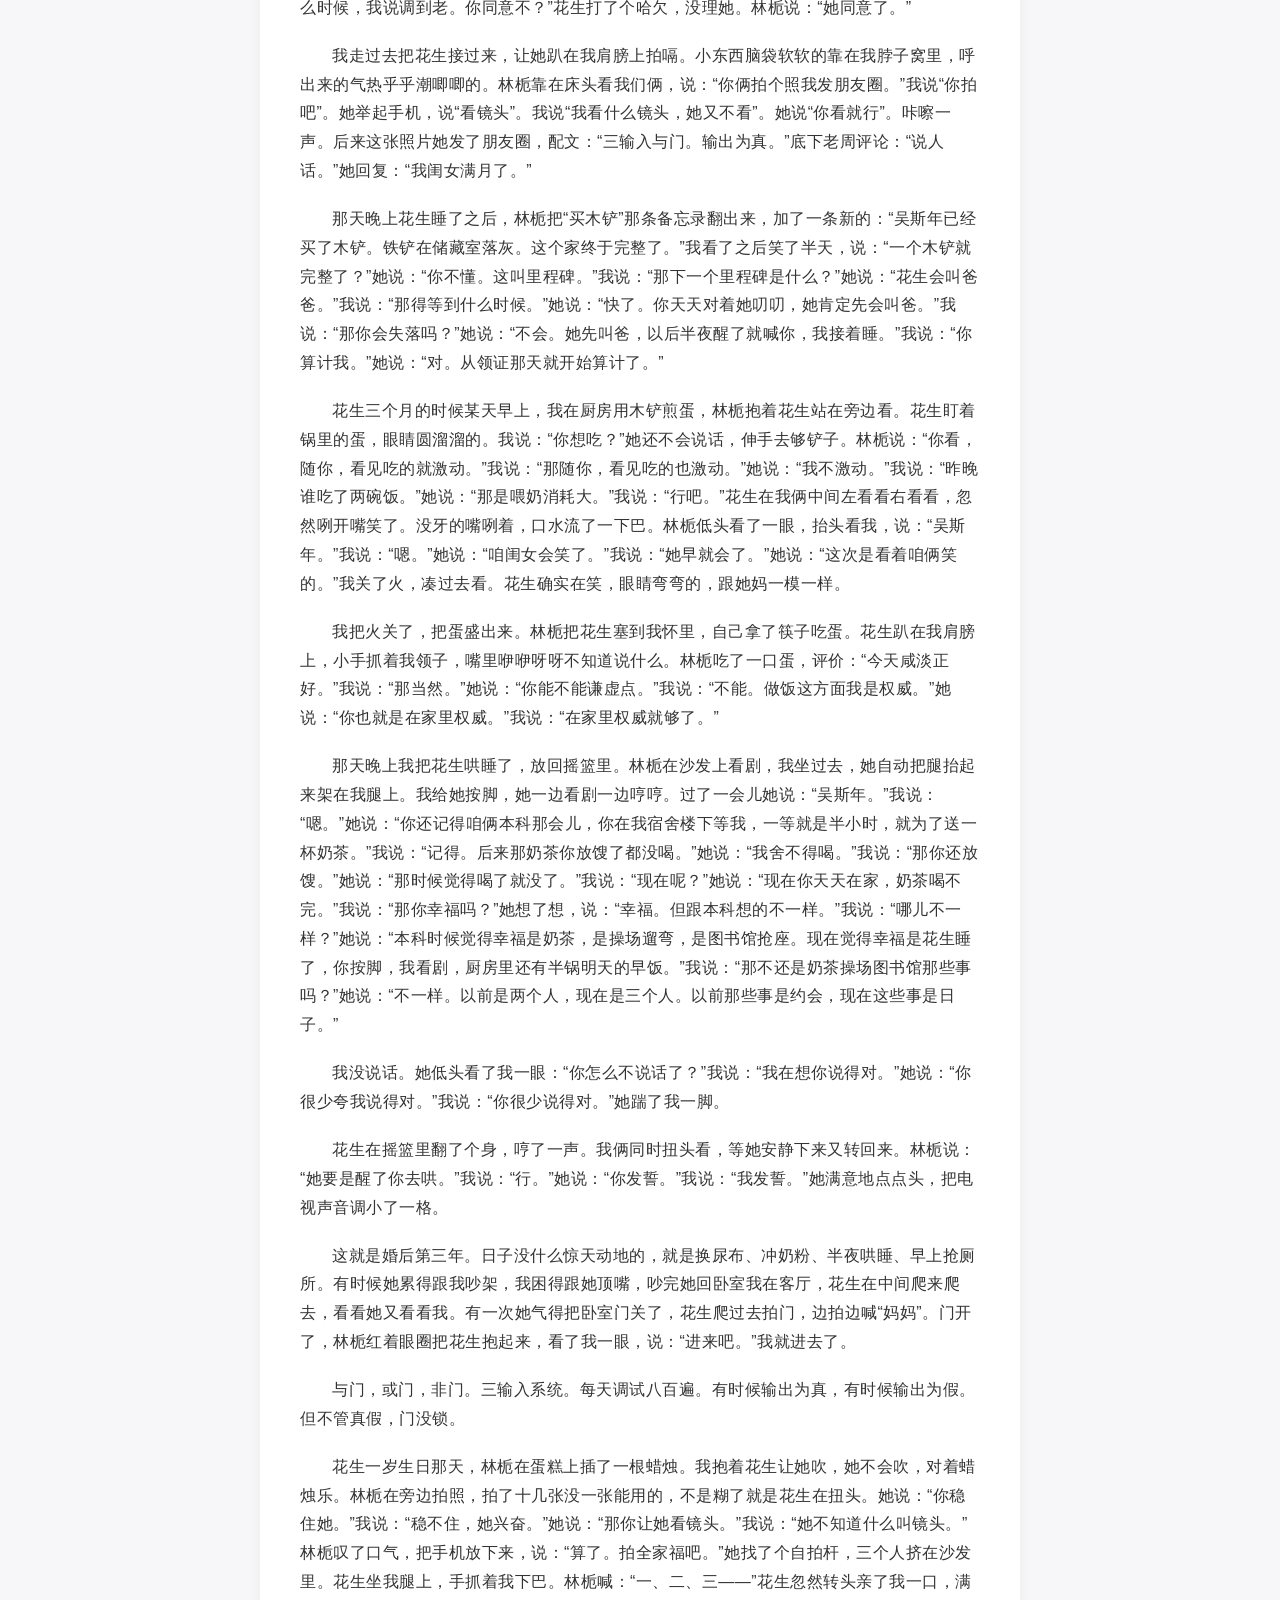
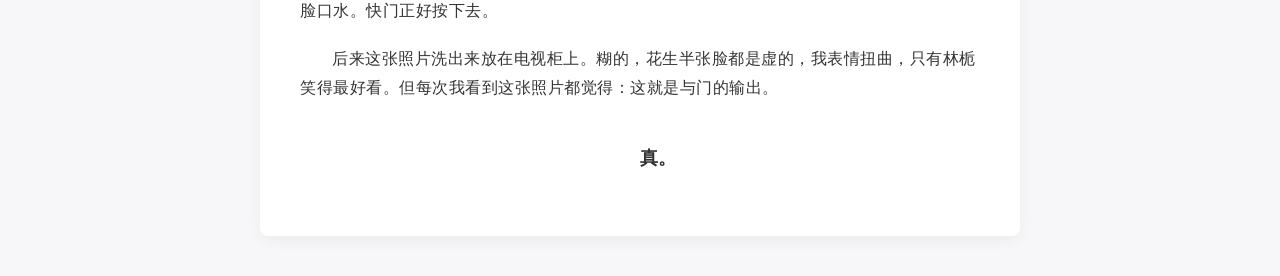
<file: post3.html>
<!DOCTYPE html>
<html lang="zh-CN">
<head>
    <meta charset="UTF-8">
    <meta name="viewport" content="width=device-width, initial-scale=1.0">
    <title>与或非·三 - 张方成</title>
    <style>
        body { font-family: -apple-system, BlinkMacSystemFont, "Segoe UI", Roboto, sans-serif; background-color: #f7f7f9; color: #333; line-height: 1.8; margin: 0; padding: 0; }
        .container { max-width: 680px; margin: 40px auto; background: #fff; padding: 40px; box-shadow: 0 4px 15px rgba(0,0,0,0.05); border-radius: 8px; }
        h1 { font-size: 28px; text-align: center; margin-bottom: 10px; color: #111; }
        .meta { text-align: center; color: #999; font-size: 14px; margin-bottom: 40px; padding-bottom: 20px; border-bottom: 1px solid #eee; }
        p { text-indent: 2em; margin-bottom: 1.2em; font-size: 16px; letter-spacing: 0.5px; }
        .back-link { display: inline-block; margin-bottom: 20px; color: #0066cc; text-decoration: none; font-size: 15px; }
        .back-link:hover { text-decoration: underline; }
        strong { color: #000; font-weight: bold; }
        .ending { text-align: center; font-weight: bold; font-size: 18px; margin-top: 40px; }
    </style>
</head>
<body>
<div class="container">
    <a href="articles.html" class="back-link">← 返回文章列表</a>
    <h1>与或非·三</h1>
    <div class="meta">发布于：2026-10-31 | 分类：生活随笔</div>

    <p>婚后第二年春天，林栀开始频繁干呕。</p>
    
    <p>起初以为是换季肠胃炎。她胃一直不太好，本科时候就经常吃完饭喊胀气，我习惯了。但这次不太一样。早上刷牙干呕，闻到油烟味干呕，有天早上我煎了个鸡蛋，她从卧室冲出来捂着嘴往厕所跑，我端着锅铲站在原地，脑子里某个开关啪地弹了一下。</p>
    
    <p>等她从厕所出来，我举着锅铲问她：“你是不是……”</p>
    
    <p>她靠在门框上，脸色发白，瞪了我一眼：“你能不能把锅先关了。”</p>
    
    <p>我关了火。她又缓了一会儿，说：“我那个晚了半个月。”</p>
    
    <p>“哪个？”</p>
    
    <p>“你说哪个？”</p>
    
    <p>我反应了三秒钟。然后锅铲掉地上了。</p>
    
    <p>验孕棒是当天晚上买的。她让我去药店，我不去，说“我一个大男人进药店买那玩意儿多尴尬”。她说“你买安全套的时候怎么不尴尬”。我说“那不一样”。她说“哪儿不一样”。我说“安全套是预防，这个是……”我说了一半说不下去了。她翻了个白眼，自己下了楼。十分钟后拎了个黑色塑料袋回来，袋子裹得严严实实，像里面装了什么见不得人的东西。我说“你裹这么严实干嘛”，她说“收银员是个小姑娘，我不好意思”。我说“你买的时候她啥表情”，她说“面无表情，但我觉得她在心里笑我”。</p>
    
    <p>两道杠。</p>
    
    <p>她坐在马桶盖上举着验孕棒，我蹲在旁边，两个人盯着那两根红线看了足足一分钟。她先开口：“吴斯年。”我说：“嗯。”她说：“你要当爸爸了。”我说：“嗯。”她说：“你能不能给点别的反应。”我说：“我腿软。”她说：“我也腿软。”</p>
    
    <p>我们俩就那样一蹲一坐，在马桶前面相了很久的面。后来她伸手捏了捏我的脸：“你倒是笑一个啊。”我咧嘴笑了一下，她说：“比哭还难看。”我说：“你笑一个我看看。”她也咧嘴笑了一下，我说：“比我还难看。”然后我们俩就互相看着笑，笑着笑着她眼睛红了，说“我害怕”。我说“怕什么”。她说“怕疼，怕生出来不好看，怕咱俩不会养”。我说“你怕的我都怕”。她说“那怎么办”。我说“那就一起怕”。</p>
    
    <p>第一次产检是第十周。医院在市妇幼，早高峰堵车堵了四十分钟。林栀坐在副驾上，手里攥着医保卡和建档手册，嘴里念念有词。我问她念什么，她说“我在背要问医生的问题”。我瞄了一眼她手机备忘录，列了十四条，从“孕酮低不低”到“能不能吃螃蟹”到“无痛分娩怎么预约”。我说“你是不是焦虑过头了”。她说“你才焦虑”。我说“我都没列清单”。她说“你昨晚梦见什么了”。我闭嘴了。昨晚我梦见孩子生出来会说话，第一句是“爸你锅铲没关火”。</p>
    
    <p>B超室门口等了一个小时。叫到号的时候林栀站起来，我跟着站起来。护士看了我一眼：“家属在外面等。”林栀拉住我袖子，跟护士说：“让他进来吧。”护士犹豫了一下，点了头。B超室里光线暗，林栀躺到床上，掀开衣服露出肚子。医生挤了耦合剂，探头放上去，屏幕上出现一团灰扑扑的影子。我完全看不懂，但医生鼠标点到一个位置，屏幕放大，出现一个小小的心跳波形，噗通噗通跳得飞快。</p>
    
    <p>“胎心正常。”医生说。</p>
    
    <p>林栀扭头看我。她眼眶里水汪汪的，但嘴角往上翘着。我凑过去看那个屏幕，其实看不出个所以然，但那个跳动的波形确实是在动。我说：“这么小就有心跳了？”医生说：“七周就有了。”我说：“那他现在能听见我说话吗？”医生笑了一下：“听不见。耳朵还没长好。”我说：“那他听见什么？”医生说：“听见你的心跳和肠鸣音。”林栀在旁边说：“所以他每天听你打嗝。”我说：“我很少打嗝。”她说：“你吃完饭就打。”医生说：“好了，起来吧，一切正常。”</p>
    
    <p>出了B超室林栀把那张打印出来的B超单看了又看，黑乎乎一片，我问她看什么呢，她说“你看这个形状，像不像个小花生”。我说“是有点像”。她说“那以后就叫小花生”。我说“万一是男孩呢”。她说“男孩就不能叫小花生了？”我说“男孩叫花生有点娘”。她说“那你起个名”。我想了想：“叫毛豆。”她说“为什么”。我说“花生毛豆，配一盘”。她追着我打了半层楼。</p>
    
    <p>孕中期林栀状态好了很多，不吐了，胃口回来了，甚至开始抢我碗里的肉。有天晚上她吃了两碗饭，放下筷子摸着肚子说：“我现在是不是特别能吃？”我说：“还行。比你本科那会儿吃得多。”她说：“你嫌弃我？”我说：“不嫌弃。你现在是两个人。”她说：“那以后生完了呢？”我说：“生完了也是两个人。”她说：“为什么？”我说：“你和你自己的胃，两个人。”她拿抱枕砸我。</p>
    
    <p>但也不是一直顺。孕二十四周糖耐没过，医生说她血糖偏高，让控制饮食。林栀从诊室出来脸色很难看，把单子往我手里一塞，一句话不说。我看了单子，餐后两小时血糖高了零点八。我说“就高了一点点”。她说“一点点也是高”。我说“那就少吃点糖”。她说“你根本不懂”。我说“那你教我”。她说“我不想教，我想吃冰淇淋”。</p>
    
    <p>那天晚上我把家里所有含糖零食都收进了一个纸箱，放到储藏室最上层。林栀半夜起来翻冰箱，翻了半天没找着，把我摇醒问“我巧克力呢”。我说“收起来了”。她说“你凭什么收我巧克力”。我说“医生说的”。她说“医生还说我得多休息呢你怎么不让我多休息”。我说“你白天也没少休息”。她说“你什么意思说我懒？”我闭了嘴。她坐在床上生了十分钟闷气，最后说“你明天给我买无糖酸奶”。我说“好”。她说“还要蓝莓”。我说“好”。她说“还要那个无糖的冰淇淋，就咱家楼下那个牌子”。我说“好”。她说“你能不能别老说好”。我说“行”。她瞪了我一眼，躺下去把被子拉过头顶。</p>
    
    <p>第二天我跑了三个超市找无糖冰淇淋。还真让我找着了，一小盒，三十多块钱。她吃了一口，表情复杂。“难吃。”我说“那你别吃”。她说“花了钱的，得吃完”。我说“我吃”。她说“不行。你吃了我吃什么”。我说“那怎么办”。她说“你再买一盒”。我说“你刚才不是说难吃吗”。她说“难吃归难吃，得有。”</p>
    
    <p>孕三十二周，林栀肚子大得系不了鞋带。每天早上我蹲在门口给她系，系完她扶着腰站起来，喘一口气，说“我像个企鹅”。我说“挺可爱的”。她说“可爱个屁，我脚踝都肿了”。我说“晚上给你按按”。她说“你那按法跟揉面似的”。我说“那我轻点”。她说“轻点没效果”。我说“那你说怎么办”。她说“你看着办”。我花了二百块钱在网上买了个孕妇按摩教程，看了两遍视频，晚上给她按脚。按了十分钟她睡着了，呼噜打得震天响。我给她盖好毯子，把教程视频退了，心想这钱花得值。</p>
    
    <p>预产期前两周，林栀她妈从老家来了。我岳母拎了两大包东西，一包是给林栀的，什么月子服、产褥垫、吸奶器；另一包是给我的，打开一看：一箱老家的土鸡蛋，一袋小米，一包红枣。我岳母说“你也要补补，到时候熬夜带娃累”。我说“谢谢妈”。我岳母在客厅转了一圈，指出三个问题：沙发太软对腰不好、厨房调料瓶摆放不合理、阳台上堆的纸箱该扔了。我一一记下，当天就把纸箱扔了，调料瓶按她的要求重新摆了一遍。林栀在旁边看热闹，小声跟我说：“我妈就这样，你忍忍。”我说“不用忍。你妈说得对”。林栀说“你现在拍马屁越来越熟练了”。我说“这叫求生欲”。</p>
    
    <p>预产期那天没动静。过了一天还没动静。林栀焦躁得不行，每天爬楼梯、喝覆盆子茶、做深蹲，做深蹲的时候扶着椅背吭哧吭哧，我在旁边数数，数到十她起来喘气，说“怎么还不出来”。我说“他不急你急什么”。她说“他再不出来我就剖了”。我说“医生说你条件好，能顺就顺”。她说“你站着说话不腰疼”。我说“我坐着说也腰疼”。她拿拖鞋扔我。</p>
    
    <p>过了预产期第五天凌晨两点，她推醒我：“吴斯年，我好像破水了。”我噌地坐起来，开灯一看床单湿了一小片。我脑子一片空白，嘴里开始背流程：“待产包在衣柜最上层，证件在床头柜第二个抽屉，车钥匙在玄关挂钩上，医院路线走北环转……”林栀疼得直吸气，说“你能不能先给我找条干净裤子”。我说“对对对裤子”。翻抽屉翻了三层没找着，她说“最底下那层”。找着了，帮她换好，扶她下床。她走了两步停下来，扶着墙说“疼”。我说“疼也得走，车在楼下”。她说“你背我”。我蹲下来，她趴上来，我背着她从五楼走下去，没电梯。到楼下的时候我腿已经抖了，她趴在我背上说“你慢点，别摔着你闺女”。我说“你怎么知道是闺女”。她说“我感觉是”。我说“我感觉是儿子”。她说“打赌”。我说“赌什么”。她说“赌一个月的洗碗”。我说“行”。</p>
    
    <p>到医院四点。急诊办手续、内检、送产房。林栀疼得攥着我手腕，指甲掐进肉里。我说“你掐吧”。她说“我疼”。我说“我知道”。她说“你不知道”。我说“那你告诉我怎么才能知道”。她说“你闭嘴就行”。我闭了嘴，把她推进产房门口。护士拦我：“家属外面等。”林栀抓着我不放，看了我一眼，那个眼神我见过——本科毕业高铁站她回头看我那次，眼里有泪有期待，还有那个叫“预知”的东西。她松开手说：“你等着。”我说：“我等着。”</p>
    
    <p>产房门关上。我在走廊里坐下来，旁边还有个爸爸也在等，他老婆进去四个小时了，他手里攥着一瓶矿泉水，瓶子已经捏扁了。我掏出手机想刷会儿视频，发现根本看不进去，每两分钟看一眼产房门。我岳母打电话来问情况，我说“进去了”。我妈也打电话来，说“生了第一时间告诉我”。老周发微信问“生了吗”，我说“没”。他说“你紧张不”，我说“还行”，然后发现我打字的那个手一直在抖。</p>
    
    <p>七点十二分，护士出来喊：“林栀家属。”我站起来：“在。”护士说：“生了，女孩，六斤三两，母女平安。”我说“哦”，然后腿一软差点坐地上。护士笑了一下：“进来看看吧。”</p>
    
    <p>我进去的时候林栀躺在床上，头发全湿了贴在脸上，脸色白得跟纸一样，但眼睛是睁着的。她怀里抱着一个襁褓，小小一团，脸上还皱巴巴的。我走过去蹲在床边，看那个小东西。她闭着眼，嘴巴微微张着，鼻翼一翕一翕。林栀说：“是闺女。”我说：“嗯。”她说：“你赌输了。”我说：“嗯。”她说：“一个月洗碗。”我说：“嗯。”她说：“你能不能别老嗯。”我说：“我看看她。”我伸手碰了碰那个小东西的脸，手指头比她的脸还宽。她动了一下，皱了下眉头，没醒。</p>
    
    <p>林栀说：“像你。”我说：“哪儿像了，皱巴巴的。”她说：“皱巴巴的就像你。”我说：“你刚生完，我不跟你吵。”她说：“你吵不过我。”我笑了一下，低头亲了亲她脑门。她说：“脏，一脑门汗。”我说：“不脏。”她说：“你闺女叫什么。”我说：“叫花生。”她说：“你真叫花生啊。”我说：“你不是说像小花生吗。”她说：“那万一是儿子呢？”我说：“现在是闺女。花生。”她想了想，说：“行吧。大名呢？”我说：“吴桐。”她说：“梧桐的桐？”我说：“对。你姓林，我姓吴，梧桐树，好记。”她闭着眼想了一会儿，说：“还行。比毛豆强。”</p>
    
    <p>出院那天我岳母在家里炖了汤，我妈视频过来看孩子，看了十分钟说“鼻子像她妈，嘴巴像你”。我说“这么小能看出来吗”。我妈说“能。我的孙女我能看不出来”。挂了视频林栀说：“你妈真能吹。”我说：“她高兴。”林栀说：“你闺女以后要跟你一样嘴笨怎么办。”我说：“嘴笨怎么了，嘴笨找的媳妇好。”她笑了一声，扯到伤口，嘶了一声。我说“你别笑了”。她说“那你也别逗我”。</p>
    
    <p>花生满月那天晚上，林栀把之前那本“吴林联姻作战计划”翻出来，在最后一个sheet后面新建了一页，标题写“花生成长日志”。第一行记录：出生日期，体重六斤三两，身高五十厘米，特点，哭声响亮，喝奶积极，爸爸换尿布手法生疏。第二行：今天满月，打了第二针疫苗，哭了一声就不哭了，妈妈评价“像你，皮实”。第三行空着，她想了想，打了一行字：“家庭新成员加入。逻辑门从两个输入变成一个输出，现在变成了三个输入一个输出。系统需要升级。”</p>
    
    <p>我看了一眼，说：“三个输入一个输出？那是什么门。”</p>
    
    <p>她头也没抬：“三输入与门。你、我、花生。三个都成立，输出才为真。”</p>
    
    <p>我说：“要是不成立呢？”</p>
    
    <p>她说：“不成立就调试。”</p>
    
    <p>我说：“调到什么时候？”</p>
    
    <p>她说：“调到老。”</p>
    
    <p>花生在摇篮里醒了，哼唧了两声。林栀放下手机去抱她，一边抱一边说：“你爸问调到什么时候，我说调到老。你同意不？”花生打了个哈欠，没理她。林栀说：“她同意了。”</p>
    
    <p>我走过去把花生接过来，让她趴在我肩膀上拍嗝。小东西脑袋软软的靠在我脖子窝里，呼出来的气热乎乎潮唧唧的。林栀靠在床头看我们俩，说：“你俩拍个照我发朋友圈。”我说“你拍吧”。她举起手机，说“看镜头”。我说“我看什么镜头，她又不看”。她说“你看就行”。咔嚓一声。后来这张照片她发了朋友圈，配文：“三输入与门。输出为真。”底下老周评论：“说人话。”她回复：“我闺女满月了。”</p>
    
    <p>那天晚上花生睡了之后，林栀把“买木铲”那条备忘录翻出来，加了一条新的：“吴斯年已经买了木铲。铁铲在储藏室落灰。这个家终于完整了。”我看了之后笑了半天，说：“一个木铲就完整了？”她说：“你不懂。这叫里程碑。”我说：“那下一个里程碑是什么？”她说：“花生会叫爸爸。”我说：“那得等到什么时候。”她说：“快了。你天天对着她叨叨，她肯定先会叫爸。”我说：“那你会失落吗？”她说：“不会。她先叫爸，以后半夜醒了就喊你，我接着睡。”我说：“你算计我。”她说：“对。从领证那天就开始算计了。”</p>
    
    <p>花生三个月的时候某天早上，我在厨房用木铲煎蛋，林栀抱着花生站在旁边看。花生盯着锅里的蛋，眼睛圆溜溜的。我说：“你想吃？”她还不会说话，伸手去够铲子。林栀说：“你看，随你，看见吃的就激动。”我说：“那随你，看见吃的也激动。”她说：“我不激动。”我说：“昨晚谁吃了两碗饭。”她说：“那是喂奶消耗大。”我说：“行吧。”花生在我俩中间左看看右看看，忽然咧开嘴笑了。没牙的嘴咧着，口水流了一下巴。林栀低头看了一眼，抬头看我，说：“吴斯年。”我说：“嗯。”她说：“咱闺女会笑了。”我说：“她早就会了。”她说：“这次是看着咱俩笑的。”我关了火，凑过去看。花生确实在笑，眼睛弯弯的，跟她妈一模一样。</p>
    
    <p>我把火关了，把蛋盛出来。林栀把花生塞到我怀里，自己拿了筷子吃蛋。花生趴在我肩膀上，小手抓着我领子，嘴里咿咿呀呀不知道说什么。林栀吃了一口蛋，评价：“今天咸淡正好。”我说：“那当然。”她说：“你能不能谦虚点。”我说：“不能。做饭这方面我是权威。”她说：“你也就是在家里权威。”我说：“在家里权威就够了。”</p>
    
    <p>那天晚上我把花生哄睡了，放回摇篮里。林栀在沙发上看剧，我坐过去，她自动把腿抬起来架在我腿上。我给她按脚，她一边看剧一边哼哼。过了一会儿她说：“吴斯年。”我说：“嗯。”她说：“你还记得咱俩本科那会儿，你在我宿舍楼下等我，一等就是半小时，就为了送一杯奶茶。”我说：“记得。后来那奶茶你放馊了都没喝。”她说：“我舍不得喝。”我说：“那你还放馊。”她说：“那时候觉得喝了就没了。”我说：“现在呢？”她说：“现在你天天在家，奶茶喝不完。”我说：“那你幸福吗？”她想了想，说：“幸福。但跟本科想的不一样。”我说：“哪儿不一样？”她说：“本科时候觉得幸福是奶茶，是操场遛弯，是图书馆抢座。现在觉得幸福是花生睡了，你按脚，我看剧，厨房里还有半锅明天的早饭。”我说：“那不还是奶茶操场图书馆那些事吗？”她说：“不一样。以前是两个人，现在是三个人。以前那些事是约会，现在这些事是日子。”</p>
    
    <p>我没说话。她低头看了我一眼：“你怎么不说话了？”我说：“我在想你说得对。”她说：“你很少夸我说得对。”我说：“你很少说得对。”她踹了我一脚。</p>
    
    <p>花生在摇篮里翻了个身，哼了一声。我俩同时扭头看，等她安静下来又转回来。林栀说：“她要是醒了你去哄。”我说：“行。”她说：“你发誓。”我说：“我发誓。”她满意地点点头，把电视声音调小了一格。</p>
    
    <p>这就是婚后第三年。日子没什么惊天动地的，就是换尿布、冲奶粉、半夜哄睡、早上抢厕所。有时候她累得跟我吵架，我困得跟她顶嘴，吵完她回卧室我在客厅，花生在中间爬来爬去，看看她又看看我。有一次她气得把卧室门关了，花生爬过去拍门，边拍边喊“妈妈”。门开了，林栀红着眼圈把花生抱起来，看了我一眼，说：“进来吧。”我就进去了。</p>
    
    <p>与门，或门，非门。三输入系统。每天调试八百遍。有时候输出为真，有时候输出为假。但不管真假，门没锁。</p>
    
    <p>花生一岁生日那天，林栀在蛋糕上插了一根蜡烛。我抱着花生让她吹，她不会吹，对着蜡烛乐。林栀在旁边拍照，拍了十几张没一张能用的，不是糊了就是花生在扭头。她说：“你稳住她。”我说：“稳不住，她兴奋。”她说：“那你让她看镜头。”我说：“她不知道什么叫镜头。”林栀叹了口气，把手机放下来，说：“算了。拍全家福吧。”她找了个自拍杆，三个人挤在沙发里。花生坐我腿上，手抓着我下巴。林栀喊：“一、二、三——”花生忽然转头亲了我一口，满脸口水。快门正好按下去。</p>
    
    <p>后来这张照片洗出来放在电视柜上。糊的，花生半张脸都是虚的，我表情扭曲，只有林栀笑得最好看。但每次我看到这张照片都觉得：这就是与门的输出。</p>
    
    <p class="ending">真。</p>
</div>
</body>
</html>
</file>
<file: css/style.css>
/* ==========================================================
   Fangcheng × 简方JF · 个人主页
   风格：青绿山水 —— 千里江山 · 石青石绿 · 鎏金点睛 · 朱砂印
   ========================================================== */
:root{
  --bg:#07211d;           /* 松烟墨绿 */
  --ink:#eaf6ef;          /* 月白 */
  --dim:#9fc4b8;          /* 青灰 */
  --red:#e03a3f;          /* 朱砂点缀（灯笼/印章） */
  --red-deep:#7e0d16;
  --gold:#e3b23c;         /* 鎏金 */
  --gold-lt:#f3d98b;
  --gold-dp:#a8791f;
  --jade:#4fd6a8;         /* 石绿主强调 */
  --cyan:#3ec9b8;         /* 石青强调 */
  --line:rgba(227,178,60,.32);
  --deep1:#07211d;        /* 主题深绿三阶 */
  --deep2:#0a2a26;
  --deep3:#0e3833;
  --serif:"Songti SC",STSong,SimSun,Georgia,serif;
  --mono:"Courier New",ui-monospace,Consolas,monospace;
}
*{margin:0;padding:0;box-sizing:border-box}
html{scroll-behavior:smooth}
body{
  background:
    radial-gradient(120% 50% at 50% -8%, #1a6a5e 0%, #11473f 46%, rgba(17,71,63,0) 100%),
    radial-gradient(85% 55% at 108% 104%, rgba(26,106,94,.4), transparent 62%),
    radial-gradient(70% 45% at -8% 92%, rgba(16,72,63,.5), transparent 60%),
    linear-gradient(180deg,#11473f 0%, #0a2a26 42%, #07211d 100%);
  color:var(--ink);
  font:16px/1.8 var(--serif);
  -webkit-font-smoothing:antialiased;
  overflow-x:hidden;
}
a{color:inherit}
::selection{background:var(--gold);color:#06231f}
/* 洒金宣纸质感 —— 两层错位金点，若隐若现 */
body::before{
  content:"";position:fixed;inset:0;pointer-events:none;z-index:0;
  background-image:
    radial-gradient(rgba(243,217,139,.11) 1px, transparent 1.4px),
    radial-gradient(rgba(243,217,139,.08) 1px, transparent 1.4px);
  background-size:150px 180px, 96px 118px;
  background-position:0 0, 42px 64px;
}

/* ---------- 置顶区：导航 + 音乐台（融合为一条鎏金悬浮岛） ---------- */
.topzone{
  position:sticky;top:0;z-index:50;
  background:linear-gradient(180deg,rgba(5,26,23,.97),rgba(9,40,36,.94));
  border-bottom:1px solid rgba(227,178,60,.35);
  box-shadow:0 10px 34px rgba(0,0,0,.45);
  transition:transform .38s ease;will-change:transform;
}
.topzone.hide{transform:translateY(-102%)}  /* 下滑自动让位，上滑呼出 */
header{
  display:flex;justify-content:space-between;align-items:center;
  padding:13px clamp(18px,4.5vw,56px) 9px;
  background:none;
  border-bottom:1px solid rgba(227,178,60,.14);
}
.brand{font-weight:700;font-size:17px;letter-spacing:.08em;color:var(--gold-lt);text-shadow:0 0 14px rgba(227,178,60,.4)}
.brand span{color:var(--red);margin:0 .3em;text-shadow:0 0 10px rgba(200,22,31,.9)}
nav{display:flex;gap:clamp(12px,3vw,30px);font-size:14px;letter-spacing:.14em}
nav a{text-decoration:none;padding:2px 4px;color:var(--dim);border-bottom:1px solid transparent;transition:color .25s,border-color .25s}
nav a:hover{color:var(--gold-lt);border-color:var(--gold);text-shadow:0 0 12px rgba(227,178,60,.6)}

/* ---------- 首屏：新春请柬 ---------- */
.hero{
  position:relative;overflow:hidden;text-align:center;
  min-height:calc(100vh - 150px);
  min-height:calc(100svh - 150px);
  display:flex;align-items:center;
  padding:clamp(56px,9vw,104px) clamp(20px,5vw,60px) clamp(44px,6vw,72px);
  background:radial-gradient(110% 85% at 50% 0%, #1a6a5e 0%, #12504a 46%, transparent 100%);
}
/* 顶部远山剪影 —— 青绿山水层次 */
.hero::before{
  content:"";position:absolute;left:0;right:0;bottom:0;height:34%;pointer-events:none;
  background:
    radial-gradient(58% 130% at 12% 112%, rgba(7,33,29,.9) 0 38%, transparent 60%),
    radial-gradient(50% 120% at 42% 118%, rgba(10,42,38,.85) 0 42%, transparent 64%),
    radial-gradient(56% 130% at 74% 112%, rgba(7,33,29,.88) 0 40%, transparent 62%),
    radial-gradient(44% 110% at 100% 120%, rgba(12,52,46,.8) 0 44%, transparent 66%);
}
/* 顶部挂灯笼 */
.lantern{
  position:absolute;top:0;width:clamp(40px,5vw,64px);height:clamp(96px,12vw,150px);pointer-events:none;
  transform-origin:top center;animation:sway 5.5s ease-in-out infinite;
}
.lantern::before{ /* 挂绳 */
  content:"";position:absolute;top:0;left:50%;transform:translateX(-50%);
  width:2px;height:clamp(26px,4vw,48px);background:linear-gradient(var(--gold),rgba(227,178,60,.4));
}
.lantern .body{
  position:absolute;top:clamp(26px,4vw,48px);left:0;right:0;
  aspect-ratio:1/.92;border-radius:50%/46%;
  background:
    repeating-linear-gradient(90deg, transparent 0 18%, rgba(90,8,10,.45) 18% 21%),
    radial-gradient(circle at 38% 32%, #ff5a4d, var(--red) 55%, #7e0d18);
  box-shadow:
    inset -4px -6px 12px rgba(80,5,8,.5),
    0 0 34px 8px rgba(226,60,40,.4),
    0 0 90px 30px rgba(226,60,40,.16);
}
.lantern .body::before,.lantern .body::after{ /* 金盖 */
  content:"";position:absolute;left:18%;right:18%;height:14%;
  background:linear-gradient(180deg,var(--gold-lt),var(--gold));
  border-radius:4px;box-shadow:0 0 8px rgba(227,178,60,.6);
}
.lantern .body::before{top:-7%}
.lantern .body::after{bottom:-7%}
.lantern .tassel{ /* 流苏 */
  position:absolute;left:50%;bottom:calc(-1 * clamp(20px,2.6vw,32px));transform:translateX(-50%);
  width:26%;height:clamp(20px,2.6vw,32px);
  background:linear-gradient(180deg,var(--gold),#a8791f);
  clip-path:polygon(15% 0,85% 0,100% 100%,0 100%);
}
.lantern .glow{ /* 灯光 —— 光晕呼吸走 opacity（合成器动画，不触发重绘） */
  position:absolute;inset:-40%;border-radius:50%;
  background:radial-gradient(circle,rgba(255,120,70,.42),transparent 65%);
  pointer-events:none;
  animation:glowBreath 3.4s ease-in-out infinite alternate;
}
@keyframes glowBreath{from{opacity:.55;transform:scale(.92)}to{opacity:1;transform:scale(1.06)}}
.lantern.l1{left:7%;animation-delay:0s}
.lantern.l2{right:7%;animation-delay:-2.6s;transform:scale(.8)}
@keyframes sway{0%,100%{transform:rotate(2.4deg)}50%{transform:rotate(-2.4deg)}}
.lantern.l2{animation-name:sway2}
@keyframes sway2{0%,100%{transform:scale(.8) rotate(2.4deg)}50%{transform:scale(.8) rotate(-2.4deg)}}

/* 漂浮祥云 */
.clouds{position:absolute;inset:0;pointer-events:none;overflow:hidden}
.yun{
  position:absolute;display:block;width:90px;height:34px;opacity:.5;
  background:url("data:image/svg+xml,%3Csvg xmlns='http://www.w3.org/2000/svg' viewBox='0 0 120 44' fill='none' stroke='%23e3b23c' stroke-width='2.4' stroke-linecap='round'%3E%3Cpath d='M14 34c-8 0-12-6-9-12 2-5 8-7 13-5 1-8 8-13 16-11 6 1 10 5 11 10 6-4 15-3 19 3 2-6 8-9 14-7 7 2 10 9 6 15 6 1 10 6 8 12'/%3E%3Cpath d='M28 41h58'/%3E%3C/svg%3E") center/contain no-repeat;
  animation:yunDrift 40s linear infinite;
}
.yun.y1{top:16%;animation-duration:46s}
.yun.y2{top:30%;transform:scale(.65);animation-duration:60s;animation-delay:-20s;opacity:.35}
.yun.y3{top:9%;transform:scale(1.15);animation-duration:36s;animation-delay:-10s;opacity:.4}
@keyframes yunDrift{
  0%{transform:translateX(-14vw)}
  50%{transform:translateX(52vw)}
  100%{transform:translateX(116vw)}
}
.yun.y2{animation-name:yunDrift2}
@keyframes yunDrift2{
  0%{transform:translateX(-14vw) scale(.65)}
  50%{transform:translateX(52vw) scale(.65)}
  100%{transform:translateX(116vw) scale(.65)}
}
.yun.y3{animation-name:yunDrift3}
@keyframes yunDrift3{
  0%{transform:translateX(-14vw) scale(1.15)}
  50%{transform:translateX(52vw) scale(1.15)}
  100%{transform:translateX(116vw) scale(1.15)}
}

/* 请柬内容 —— 横批牌匾 */
.inv-label{
  display:inline-block;
  font:700 12px/1.8 var(--mono);letter-spacing:.4em;color:var(--gold-lt);
  text-shadow:0 0 14px rgba(227,178,60,.55);
  border:1px double var(--gold);background:rgba(8,40,36,.55);
  padding:6px 22px 6px 26px;margin-bottom:6px;
  box-shadow:0 0 22px rgba(0,0,0,.25),0 0 26px rgba(227,178,60,.18);
}
/* 春联 —— 挂在右栏福印两侧，竖排 */
.duilian{
  position:absolute;top:50%;transform:translateY(-50%);z-index:3;
  writing-mode:vertical-rl;
  font-weight:700;font-size:clamp(13px,1.6vw,18px);letter-spacing:.38em;
  color:var(--gold-lt);text-shadow:0 0 10px rgba(227,178,60,.6);
  background:linear-gradient(180deg,#1a6a5e,#0c3f38);
  border:1px solid var(--gold);outline:1px solid rgba(227,178,60,.45);outline-offset:2px;
  padding:16px 8px;border-radius:3px;
  box-shadow:0 8px 24px rgba(0,0,0,.35),0 0 24px rgba(227,178,60,.15);
  user-select:none;
}
.duilian.l{left:0}
.duilian.r{right:0}
/* 烟花 */
.fws{position:absolute;inset:0;z-index:1;pointer-events:none;overflow:hidden}
.fw{
  position:absolute;border-radius:50%;opacity:0;
  background:repeating-conic-gradient(from 0deg, var(--c,#ffd75e) 0 1.6deg, transparent 1.6deg 14deg);
  -webkit-mask:radial-gradient(circle, transparent 26%, #000 29%, #000 60%, transparent 65%);
  mask:radial-gradient(circle, transparent 26%, #000 29%, #000 60%, transparent 65%);
  animation:fwBoom 3.8s ease-out infinite;
}
.fw::after{
  content:"";position:absolute;inset:42%;border-radius:50%;
  background:#fff;filter:blur(2px);
}
@keyframes fwBoom{
  0%{transform:scale(.15) rotate(0deg);opacity:0}
  10%{opacity:1}
  55%{transform:scale(1) rotate(26deg);opacity:.95}
  100%{transform:scale(1.35) rotate(44deg);opacity:0}
}
.fw.f1{left:15%;top:12%;width:clamp(70px,9vw,120px);aspect-ratio:1;--c:#ffd75e;animation-delay:0s}
.fw.f2{left:44%;top:6%;width:clamp(56px,7vw,92px);aspect-ratio:1;--c:#ff9d3d;animation-delay:-1.3s}
.fw.f3{right:20%;top:15%;width:clamp(64px,8vw,106px);aspect-ratio:1;--c:#7ee787;animation-delay:-2.6s}
.fw.f4{left:30%;top:22%;width:clamp(48px,6vw,80px);aspect-ratio:1;--c:#ff6b81;animation-delay:-3.1s;animation-duration:4.6s}
.fw.f5{right:33%;top:26%;width:clamp(42px,5.5vw,70px);aspect-ratio:1;--c:#f3d98b;animation-delay:-2s;animation-duration:5.2s}
h1{
  margin:20px 0 8px;
  font:700 clamp(40px,7.5vw,96px)/1.12 var(--serif);
  letter-spacing:.04em;
  background:linear-gradient(180deg,#fff7e0,var(--gold-lt) 45%,var(--gold));
  -webkit-background-clip:text;background-clip:text;color:transparent;
  filter:drop-shadow(0 0 22px rgba(227,178,60,.45)) drop-shadow(0 3px 1px rgba(90,10,10,.6));
}
.inv-alias{
  font-weight:700;font-size:clamp(16px,2.4vw,23px);color:var(--jade);
  text-shadow:0 0 16px rgba(126,231,135,.45);letter-spacing:.06em;
}
.inv-alias i{font-style:normal;color:var(--gold);margin:0 .5em;text-shadow:0 0 8px rgba(227,178,60,.6)}
/* 回纹分隔 */
.orn{display:flex;align-items:center;gap:16px;justify-content:center;max-width:560px;margin:clamp(24px,4vw,38px) auto 0}
.orn::before,.orn::after{content:"";flex:1;height:1px;background:linear-gradient(90deg,transparent,rgba(227,178,60,.6),transparent)}
.orn span{color:var(--gold);font-size:16px;letter-spacing:.4em;text-shadow:0 0 12px rgba(227,178,60,.7);animation:twinkle 3.2s ease-in-out infinite;padding-left:.4em}
@keyframes twinkle{50%{opacity:.45}}
/* 数据条 */
.hero-data{display:flex;justify-content:center;flex-wrap:wrap;gap:8px;margin-top:clamp(22px,3.5vw,34px);font-family:var(--mono)}
.hero-data div{
  padding:9px 22px;border-radius:12px;
  background:rgba(6,26,23,.4);
  border:1px solid rgba(227,178,60,.24);
  box-shadow:inset 0 1px 0 rgba(255,255,255,.08);
}
.hero-data dt{font-size:10px;letter-spacing:.28em;color:var(--dim)}
.hero-data dd{font-size:14px;font-weight:700;margin-top:3px;color:var(--gold-lt);text-shadow:0 0 10px rgba(227,178,60,.5)}
.hero-data dd.cd{font-variant-numeric:tabular-nums;letter-spacing:.04em}
.hero-data dd.cd::after{content:" 秒";font-size:11px;color:var(--dim);font-weight:400;text-shadow:none}
/* 福字金印 —— 右栏主视觉，放大为请柬印章（光晕呼吸用 ::after 透明度动画） */
.fustamp{
  position:relative;flex:none;
  width:clamp(170px,21vw,260px);aspect-ratio:1;border-radius:50%;
  display:flex;align-items:center;justify-content:center;
  border:3px double var(--gold);
  box-shadow:0 0 30px rgba(227,178,60,.35), inset 0 0 20px rgba(227,178,60,.18);
  background:radial-gradient(circle at 38% 30%, rgba(31,150,128,.55), rgba(13,60,54,.8));
}
.fustamp::after{
  content:"";position:absolute;inset:-16px;border-radius:50%;pointer-events:none;
  box-shadow:0 0 48px 6px rgba(227,178,60,.5);
  opacity:.4;animation:haloBreath 4s ease-in-out infinite alternate;
}
@keyframes haloBreath{to{opacity:1}}
/* 书法福字 —— SVG 逐笔书写（序幕），完成态鎏金流光（首屏） */
.fucallig{
  position:absolute;inset:8px;border-radius:50%;
  border:1px solid rgba(227,178,60,.5);
  display:flex;align-items:center;justify-content:center;
}
.fusvg{width:76%;height:76%;overflow:visible}
.fusvg path{
  fill:none;stroke:#f6dfa0;stroke-width:7.5;
  stroke-linecap:round;stroke-linejoin:round;
  stroke-dasharray:1;stroke-dashoffset:0;   /* pathLength=1，配合逐笔书写 */
  filter:drop-shadow(0 0 6px rgba(243,217,139,.55));
}
/* 序幕：一笔一笔写福，写完整字翻转 180° —— 福到了 */
.prelude .fusvg path{animation:fuWrite .34s ease-out both}
.prelude .fusvg path:nth-child(1){animation-delay:.3s}
.prelude .fusvg path:nth-child(2){animation-delay:.62s}
.prelude .fusvg path:nth-child(3){animation-delay:.94s}
.prelude .fusvg path:nth-child(4){animation-delay:1.26s}
.prelude .fusvg path:nth-child(5){animation-delay:1.58s}
.prelude .fusvg path:nth-child(6){animation-delay:1.9s}
.prelude .fusvg path:nth-child(7){animation-delay:2.22s}
.prelude .fusvg path:nth-child(8){animation-delay:2.54s}
.prelude .fusvg path:nth-child(9){animation-delay:2.86s}
@keyframes fuWrite{from{stroke-dashoffset:1}to{stroke-dashoffset:0}}
.prelude .fucallig{animation:fuFlip 1s cubic-bezier(.36,1.4,.5,1) 3.4s both}
@keyframes fuFlip{from{transform:rotate(0deg)}to{transform:rotate(180deg)}}
/* 首屏：完成态倒福 + 鎏金流光扫过 */
.fustamp .fucallig{transform:rotate(180deg)}
.fushine{position:absolute;inset:0;border-radius:50%;overflow:hidden;pointer-events:none}
.fushine::before{
  content:"";position:absolute;top:-30%;bottom:-30%;left:0;width:34%;
  background:linear-gradient(105deg,transparent,rgba(255,240,200,.38),transparent);
  transform:translateX(-180%) skewX(-14deg);
  animation:fuSheen 4.6s ease-in-out infinite;
  will-change:transform;
}
@keyframes fuSheen{0%{transform:translateX(-180%) skewX(-14deg)}55%,100%{transform:translateX(400%) skewX(-14deg)}}
@keyframes stampSpin{to{transform:rotate(360deg)}}
.fustamp .ring{
  position:absolute;inset:0;width:100%;height:100%;pointer-events:none;
  animation:stampSpin 26s linear infinite;
}
.fustamp .ring text{
  fill:rgba(243,217,139,.85);font:700 9px "Courier New",monospace;letter-spacing:.12em;
}
@keyframes stampSpin{to{transform:rotate(360deg)}}
/* 地面小灯笼 + 暖雾 */
.pumpkins{position:absolute;left:0;right:0;bottom:0;height:0;pointer-events:none}
.pk{
  position:absolute;bottom:2px;width:30px;height:26px;border-radius:50%/46%;
  background:
    repeating-linear-gradient(90deg, transparent 0 20%, rgba(90,8,10,.4) 20% 25%),
    radial-gradient(circle at 38% 32%, #ff5a4d, var(--red) 58%, #7e0d18);
  box-shadow:0 0 22px 6px rgba(226,60,40,.35), 0 4px 10px rgba(0,0,0,.5);
}
.pk::before{content:"";position:absolute;top:-5px;left:20%;right:20%;height:5px;background:var(--gold);border-radius:2px}
.pk::after{content:"";position:absolute;bottom:-7px;left:20%;right:20%;height:7px;background:linear-gradient(180deg,var(--gold),#a8791f);clip-path:polygon(15% 0,85% 0,100% 100%,0 100%)}
.pk.p1{left:9%;animation:flick 3.4s ease-in-out infinite}
.pk.p3{right:9%;animation:flick 3.4s ease-in-out infinite -1.7s}
@keyframes flick{50%{opacity:.7}}  /* 光晕呼吸改为整体透明度，避免逐帧重绘 box-shadow */
.fog{
  position:absolute;left:-25%;right:-25%;bottom:-30px;height:120px;pointer-events:none;
  background:
    radial-gradient(45% 90% at 18% 100%, rgba(200,60,40,.12), transparent 70%),
    radial-gradient(40% 80% at 45% 100%, rgba(227,178,60,.09), transparent 70%),
    radial-gradient(50% 100% at 75% 100%, rgba(200,60,40,.1), transparent 70%),
    radial-gradient(40% 90% at 96% 100%, rgba(227,178,60,.07), transparent 70%);
  filter:blur(16px);
  animation:fogDrift 17s ease-in-out infinite alternate;
}
@keyframes fogDrift{to{transform:translateX(6%)}}

/* ---------- 首屏布局：左文右印，双栏请柬 ---------- */
.hero-grid{
  position:relative;z-index:4;
  display:grid;grid-template-columns:1.25fr .75fr;
  gap:clamp(28px,5vw,72px);align-items:center;
  max-width:1240px;margin:0 auto;
  text-align:left;
}
.hero-left .inv-label{margin-bottom:14px}
.hero-left h1{margin:14px 0 10px}
.hero-left .orn{justify-content:flex-start;margin-left:0}
.hero-left .orn::before{content:none}
.hero-data{justify-content:flex-start;flex-wrap:wrap;margin-top:clamp(24px,3.5vw,34px)}
.hero-data div{padding:6px 24px 6px 0;border-right:1px solid var(--line)}
.hero-data div:last-child{border-right:0}
.hero-right{
  position:relative;
  display:flex;align-items:center;justify-content:center;
  min-height:clamp(260px,30vw,380px);
}

/* ---------- 内容布局：关于 × 链接，双栏并排 ---------- */
.duo{
  display:grid;grid-template-columns:11fr 10fr;
  gap:0 clamp(26px,4.5vw,58px);
  align-items:start;
  max-width:1440px;margin:0 auto;
  padding:0 clamp(16px,4.5vw,60px);
}
.duo section{padding:clamp(36px,5vw,64px) 0}
.duo .about{grid-template-columns:1fr;gap:20px}

/* ---------- 支持区：卡片高度基线 ---------- */
.sup{min-height:clamp(190px,20vw,240px)}

/* ---------- 通用区块 ---------- */
section{padding:clamp(44px,6.5vw,88px) clamp(16px,4.5vw,60px);position:relative}
/* 区块标题：居中对称构图，替代左对齐的生硬排布 */
.sec-head{
  display:flex;flex-direction:column;align-items:center;gap:10px;
  margin-bottom:clamp(26px,4vw,46px);text-align:center;
}
.sec-num{
  width:44px;height:44px;border-radius:50%;
  display:flex;align-items:center;justify-content:center;
  font:700 clamp(15px,1.8vw,18px)/1 var(--serif);color:#06231f;
  background:radial-gradient(circle at 38% 30%,var(--gold-lt),var(--gold));
  box-shadow:0 0 22px rgba(227,178,60,.5), inset 0 1px 0 rgba(255,255,255,.5);
}
.sec-head h2{font:700 clamp(26px,3.8vw,42px)/1.2 var(--serif);letter-spacing:.22em;text-indent:.22em;color:var(--gold-lt);text-shadow:0 2px 18px rgba(227,178,60,.35)}
.sec-head h2::before{ /* 小灯笼图标 */
  content:"";display:inline-block;width:13px;height:15px;margin-right:12px;
  vertical-align:-1px;border-radius:50%/44%;
  background:
    repeating-linear-gradient(90deg, transparent 0 28%, rgba(90,8,10,.5) 28% 36%),
    radial-gradient(circle at 38% 30%, #ff5a4d, var(--red) 60%, #7e0d18);
  box-shadow:0 0 12px rgba(226,60,40,.7);
  position:relative;
}
.sec-head .rule{width:min(320px,70vw);height:1px;background:linear-gradient(90deg,transparent,rgba(227,178,60,.65) 30%,rgba(227,178,60,.65) 70%,transparent);position:relative;align-self:center}
.sec-head .rule::before,.sec-head .rule::after{ /* 两端菱形 */
  content:"";position:absolute;top:50%;width:7px;height:7px;
  transform:translateY(-50%) rotate(45deg);
  background:var(--gold);box-shadow:0 0 8px rgba(227,178,60,.6);
}
.sec-head .rule::before{left:-2px}
.sec-head .rule::after{right:-2px}
/* 区块之间的柔光过渡 —— 让页面不再「一格一格」 */
#support{background:linear-gradient(180deg,transparent 0%,rgba(13,60,54,.16) 26%,rgba(13,60,54,.16) 74%,transparent 100%)}
.wufu{background:radial-gradient(72% 42% at 50% 12%,rgba(79,214,168,.1),transparent 72%)}
.contact{background:radial-gradient(56% 46% at 50% 96%,rgba(227,178,60,.09),transparent 75%)}
.sec-head .en{font:11px var(--mono);letter-spacing:.34em;color:var(--dim);opacity:.85}

/* 请柬卡片（鎏金角饰） */
.panel{
  position:relative;border:1px solid var(--line);border-radius:14px;
  background:
    linear-gradient(var(--gold),var(--gold)) left 0 top 0/16px 2px no-repeat,
    linear-gradient(var(--gold),var(--gold)) left 0 top 0/2px 16px no-repeat,
    linear-gradient(var(--gold),var(--gold)) right 0 top 0/16px 2px no-repeat,
    linear-gradient(var(--gold),var(--gold)) right 0 top 0/2px 16px no-repeat,
    linear-gradient(var(--gold),var(--gold)) left 0 bottom 0/16px 2px no-repeat,
    linear-gradient(var(--gold),var(--gold)) left 0 bottom 0/2px 16px no-repeat,
    linear-gradient(var(--gold),var(--gold)) right 0 bottom 0/16px 2px no-repeat,
    linear-gradient(var(--gold),var(--gold)) right 0 bottom 0/2px 16px no-repeat,
    linear-gradient(180deg,rgba(8,36,32,.72),rgba(5,22,20,.72));
  padding:clamp(22px,3.8vw,44px);
}

/* ---------- 关于 ---------- */
.about{display:grid;grid-template-columns:7fr 5fr;gap:clamp(26px,4.5vw,60px);align-items:start}
.about .say{font-size:clamp(16px,2.2vw,21px);line-height:2}
.about .say b{color:var(--gold-lt);text-shadow:0 0 14px rgba(227,178,60,.5)}
.facts div{display:flex;justify-content:space-between;align-items:baseline;gap:18px;padding:11px 2px;border-bottom:1px dashed rgba(227,178,60,.26)}
.facts div:last-child{border-bottom:0}
.facts dt{font-weight:700;font-size:13px;letter-spacing:.26em;color:var(--gold);white-space:nowrap}
.facts dd{font-size:14.5px;font-weight:600;text-align:right;word-break:break-all}
.facts dd a{color:var(--jade);text-decoration:none;border-bottom:1px dotted rgba(126,231,135,.55)}
.facts dd a:hover{color:var(--gold-lt);border-color:var(--gold)}

/* ---------- 链接：菜单式 ---------- */
.rows{border-top:1px solid rgba(227,178,60,.22)}
.row{
  display:flex;align-items:baseline;gap:clamp(12px,2.5vw,26px);
  padding:clamp(15px,2.4vw,22px) clamp(4px,1.2vw,14px);
  border-bottom:1px dashed rgba(227,178,60,.26);
  text-decoration:none;transition:background .25s;
}
.row:hover{background:linear-gradient(90deg,rgba(0,0,0,.16),transparent 70%)}
.row .t{
  font-size:clamp(21px,3vw,32px);font-weight:700;letter-spacing:.1em;
  transition:color .25s,text-shadow .25s;
}
.row:hover .t{color:var(--gold-lt);text-shadow:0 0 18px rgba(227,178,60,.6)}
.row .leader{flex:1;border-bottom:1px dotted rgba(227,178,60,.4);transform:translateY(-7px);min-width:24px}
.row .d{font-family:var(--mono);font-size:clamp(11px,1.3vw,13px);line-height:1.7;color:var(--dim);text-align:right}
.row .go{font-size:18px;color:var(--gold);transition:transform .25s,text-shadow .25s;text-shadow:0 0 10px rgba(227,178,60,.5)}
.row:hover .go{transform:translateX(6px);text-shadow:0 0 16px rgba(227,178,60,.9)}
.row:nth-child(2):hover .t{color:var(--jade);text-shadow:0 0 18px rgba(126,231,135,.5)}
.row:nth-child(3):hover .t{color:#e06a4d;text-shadow:0 0 18px rgba(224,106,77,.7)}

/* =========================================================
   技术支持 —— 2×2 网格，每人一卡，各占一套独立主题 UI（保持不变）
   ========================================================= */
.sup-rows{
  display:grid;grid-template-columns:repeat(2,minmax(0,1fr));
  gap:clamp(16px,2.6vw,26px);
  max-width:1440px;
}
.sup{position:relative;width:100%;min-height:clamp(150px,18vw,190px);overflow:hidden}
.sup .who{font-weight:900;font-size:clamp(32px,6vw,66px);line-height:1;letter-spacing:-.02em}
.sup .role{font-family:var(--mono);font-size:12px;font-weight:700;letter-spacing:.22em}
.sup .sig{margin-top:4px;font-weight:700}

/* ---------- 1) VS2026 风（FC235）· 真实 IDE 质感 · 动态 ---------- */
.vs2026{
  --vs-bg:#1e1e1f; --vs-chrome:#2d2d31; --vs-panel:#252526;
  background:var(--vs-bg);border:1px solid #3f3f46;border-radius:8px;overflow:hidden;
  display:flex;flex-direction:column;cursor:pointer;
  min-height:clamp(215px,25vw,290px);
  font-family:Consolas,"Cascadia Mono","Courier New",monospace;color:#d4d4d4;
  box-shadow:0 18px 50px -18px rgba(0,0,0,.75);
  transition:box-shadow .4s;
}
.vs2026:hover{box-shadow:0 22px 60px -18px rgba(155,79,150,.5)}
/* 标题栏 */
.vs2026 .tbar{
  flex:none;display:flex;align-items:center;gap:14px;
  background:var(--vs-chrome);padding:6px 10px;font-size:12px;color:#dcdcdc;
  border-bottom:1px solid #3f3f46;
}
.vs2026 .vslogo{
  width:18px;height:18px;border-radius:3px;flex:none;
  background:linear-gradient(150deg,#9b4f96,#68217a);
  color:#fff;font:900 12px/18px "Arial Black",sans-serif;text-align:center;
  box-shadow:0 0 8px rgba(155,79,150,.5);
}
.vs2026 .menu{letter-spacing:.02em;opacity:.85;white-space:nowrap;overflow:hidden;text-overflow:ellipsis}
.vs2026 .winbtn{margin-left:auto;display:flex;gap:16px;font-size:12px;opacity:.75;flex:none}
.vs2026 .winbtn i{font-style:normal}
.vs2026 .winbtn .cl{color:#d16d83}
/* 主体：编辑器 + 资源管理器 */
.vs2026 .ide{flex:1;display:flex;min-height:0}
.vs2026 .editor{flex:1;min-width:0;display:flex;flex-direction:column;background:var(--vs-bg)}
.vs2026 .tabs{flex:none;display:flex;background:var(--vs-chrome);border-bottom:1px solid #3f3f46}
.vs2026 .tab{
  display:flex;align-items:center;gap:7px;padding:7px 16px;font-size:12px;color:#9d9d9d;
  border-right:1px solid #3f3f46;cursor:default;transition:color .2s;
}
.vs2026 .tab.on{background:var(--vs-bg);color:#fff;box-shadow:inset 0 2px 0 #ab4bab}
.vs2026 .tab:hover{color:#ddd}
.ic-cs{width:10px;height:10px;border-radius:2px;background:linear-gradient(140deg,#a179dc,#5b2d8e);display:inline-block;flex:none}
.vs2026 .code-area{flex:1;display:flex;min-height:0;overflow:hidden}
.vs2026 .gutter{
  flex:none;padding:12px 10px 12px 0;min-width:42px;text-align:right;
  color:#5f6672;font-size:13px;line-height:1.75;user-select:none;
}
.vs2026 .code{flex:1;margin:0;padding:12px 18px 12px 14px;overflow:hidden;font-size:13px;line-height:1.75;white-space:pre}
.vs2026 .k{color:#569cd6}.vs2026 .t{color:#4ec9b0}.vs2026 .c{color:#57a64a;font-style:italic}
.vs2026 .id{color:#9cdcfe}.vs2026 .s{color:#ce9178}
.vs2026 .caret{
  display:inline-block;width:2px;height:1.1em;background:#aeafad;
  vertical-align:-.18em;margin-left:1px;
  box-shadow:0 0 6px rgba(174,175,173,.6);
  animation:blinkC 1s steps(1) infinite;
}
@keyframes blinkC{50%{opacity:0}}
/* 解决方案资源管理器 */
.vs2026 .explorer{
  flex:none;width:clamp(150px,22%,230px);background:var(--vs-panel);
  border-left:1px solid #3f3f46;font-size:12px;color:#cfcfcf;
}
.vs2026 .exp-h{
  padding:7px 12px;font-size:11.5px;color:#dcdcdc;background:var(--vs-chrome);
  border-bottom:1px solid #3f3f46;
}
.vs2026 .tree{list-style:none;padding:8px 6px;margin:0}
.vs2026 .tree li{padding:4px 8px;white-space:nowrap;overflow:hidden;text-overflow:ellipsis;transition:background .2s}
.vs2026 .tree li:hover{background:#323236}
.vs2026 .tree .lv0{color:#dcdcdc}
.vs2026 .tree .lv1{padding-left:18px;background:rgba(155,79,150,.2);color:#fff}
.vs2026 .tree .lv2{padding-left:40px;color:#9cdcfe}
/* 状态栏 */
.vs2026 .status{
  flex:none;display:flex;align-items:center;gap:16px;flex-wrap:wrap;
  background:linear-gradient(90deg,#68217a,#7d2f92);color:#fff;
  font-size:11.5px;padding:5px 12px;letter-spacing:.02em;
}
.vs2026 .prog{display:inline-flex;align-items:center;gap:6px}
.vs2026 .prog i{width:70px;height:7px;border:1px solid rgba(255,255,255,.45);position:relative;background:rgba(0,0,0,.25)}
.vs2026 .prog i::after{content:"";position:absolute;left:1px;top:1px;bottom:1px;right:1px;background:#fff;box-shadow:0 0 8px #fff;transform:scaleX(0);transform-origin:left;animation:build 3.2s linear infinite}
@keyframes build{0%{transform:scaleX(0)}85%{transform:scaleX(1)}100%{transform:scaleX(1)}}
/* 移动端：隐藏资源管理器 */
@media (max-width:760px){
  .vs2026 .explorer{display:none}
  .vs2026 .menu{display:none}
  .vs2026 .code,.vs2026 .gutter{font-size:11px}
}

/* ---------- 2) IC 像素闯关游戏（rcl） ---------- */
.pixelic{
  background:
    repeating-conic-gradient(#0d0b14 0 25%, #161220 0 50%) 0 0/22px 22px,
    #0d0b14;
  border:4px solid #000;border-radius:8px;
  box-shadow:inset 0 0 0 3px #2b2d33, 6px 6px 0 rgba(0,0,0,.55), 0 0 40px rgba(63,240,122,.18);
  padding:clamp(16px,2.6vw,24px);
  display:flex;flex-direction:column;justify-content:center;gap:10px;
  image-rendering:pixelated;
}
.pixelic .hud{display:flex;align-items:center;gap:14px;font:700 12px var(--mono);color:#7c8291;letter-spacing:.12em;flex-wrap:wrap}
.pixelic .chip{
  display:inline-flex;align-items:center;gap:8px;
  background:#0d0e11;border:2px solid #3ff07a;box-shadow:2px 2px 0 #000;padding:4px 10px;
}
.pixelic .chip .pins{display:inline-grid;grid-template-columns:repeat(3,4px);gap:3px}
.pixelic .chip .pins i{width:4px;height:4px;background:#3ff07a;display:block}
.pixelic .chip .role{color:#3ff07a;text-shadow:0 0 8px rgba(63,240,122,.8)}
/* 关卡场景 */
.pixelic .stage{position:relative;height:78px;margin-top:2px}
.pixelic .floor{
  position:absolute;left:0;right:0;bottom:0;height:10px;
  background:repeating-linear-gradient(90deg,#3ff07a 0 8px,#25c058 8px 10px);
  box-shadow:0 2px 0 #000;
}
.pixelic .brick,.pixelic .cat,.pixelic .coin,.pixelic .flag,.pixelic .stage .pk{z-index:2}
.pixelic .brick{
  position:absolute;bottom:10px;width:22px;height:22px;
  background:#c9762b;box-shadow:inset 0 0 0 2px #8a4d17,2px 2px 0 #000;
}
.pixelic .brick.b1{left:22%}
.pixelic .brick.b2{left:calc(22% + 26px)}
.pixelic .brick.q{
  background:#ffd166;box-shadow:inset 0 0 0 2px #c98a1c,2px 2px 0 #000;
  color:#7a4a00;font:900 15px/22px "PingFang SC","Microsoft YaHei",sans-serif;text-align:center;
}
/* 关卡里的小灯笼 */
.pixelic .stage .pk{width:22px;height:19px;bottom:10px;left:56%;border-radius:50%/44%;box-shadow:0 0 14px 4px rgba(226,60,40,.4)}
.pixelic .stage .pk::before{top:-4px;height:4px}
.pixelic .stage .pk::after{bottom:-5px;height:5px}
/* 猫咪主角（box-shadow 逐像素绘制） */
.pixelic .cat{
  --p:3px;position:absolute;bottom:10px;left:6%;z-index:3;
  width:var(--p);height:var(--p);
  filter:drop-shadow(1px 2px 0 rgba(0,0,0,.6));
  box-shadow:
    calc(var(--p)*4) calc(var(--p)*0) 0 #ff8c42, calc(var(--p)*7) calc(var(--p)*0) 0 #ff8c42,
    calc(var(--p)*3) calc(var(--p)*1) 0 #ff8c42, calc(var(--p)*4) calc(var(--p)*1) 0 #ff8c42,
    calc(var(--p)*5) calc(var(--p)*1) 0 #ff8c42, calc(var(--p)*6) calc(var(--p)*1) 0 #ff8c42,
    calc(var(--p)*7) calc(var(--p)*1) 0 #ff8c42, calc(var(--p)*8) calc(var(--p)*1) 0 #ff8c42,
    calc(var(--p)*2) calc(var(--p)*2) 0 #ff8c42, calc(var(--p)*3) calc(var(--p)*2) 0 #ff8c42,
    calc(var(--p)*4) calc(var(--p)*2) 0 #fff, calc(var(--p)*5) calc(var(--p)*2) 0 #ff8c42,
    calc(var(--p)*6) calc(var(--p)*2) 0 #ff8c42, calc(var(--p)*7) calc(var(--p)*2) 0 #fff,
    calc(var(--p)*8) calc(var(--p)*2) 0 #ff8c42, calc(var(--p)*9) calc(var(--p)*2) 0 #ff8c42,
    calc(var(--p)*2) calc(var(--p)*3) 0 #ff8c42, calc(var(--p)*3) calc(var(--p)*3) 0 #ff8c42,
    calc(var(--p)*4) calc(var(--p)*3) 0 #22223b, calc(var(--p)*5) calc(var(--p)*3) 0 #ff8c42,
    calc(var(--p)*6) calc(var(--p)*3) 0 #ff8c42, calc(var(--p)*7) calc(var(--p)*3) 0 #22223b,
    calc(var(--p)*8) calc(var(--p)*3) 0 #ff8c42, calc(var(--p)*9) calc(var(--p)*3) 0 #ff8c42,
    calc(var(--p)*2) calc(var(--p)*4) 0 #ff8c42, calc(var(--p)*3) calc(var(--p)*4) 0 #ff8c42,
    calc(var(--p)*4) calc(var(--p)*4) 0 #ff8c42, calc(var(--p)*5) calc(var(--p)*4) 0 #ff8c42,
    calc(var(--p)*6) calc(var(--p)*4) 0 #ff8c42, calc(var(--p)*7) calc(var(--p)*4) 0 #ff8c42,
    calc(var(--p)*8) calc(var(--p)*4) 0 #ff8c42, calc(var(--p)*9) calc(var(--p)*4) 0 #ff8c42,
    calc(var(--p)*3) calc(var(--p)*5) 0 #ff8c42, calc(var(--p)*4) calc(var(--p)*5) 0 #ff5a3c,
    calc(var(--p)*5) calc(var(--p)*5) 0 #ff8c42, calc(var(--p)*6) calc(var(--p)*5) 0 #ff5a3c,
    calc(var(--p)*7) calc(var(--p)*5) 0 #ff8c42, calc(var(--p)*8) calc(var(--p)*5) 0 #ff8c42,
    calc(var(--p)*3) calc(var(--p)*6) 0 #ff8c42, calc(var(--p)*4) calc(var(--p)*6) 0 #ff8c42,
    calc(var(--p)*5) calc(var(--p)*6) 0 #ff8c42, calc(var(--p)*6) calc(var(--p)*6) 0 #ff8c42,
    calc(var(--p)*7) calc(var(--p)*6) 0 #ff8c42, calc(var(--p)*8) calc(var(--p)*6) 0 #ff8c42,
    calc(var(--p)*3) calc(var(--p)*7) 0 #ff8c42, calc(var(--p)*4) calc(var(--p)*7) 0 #fff,
    calc(var(--p)*5) calc(var(--p)*7) 0 #fff, calc(var(--p)*6) calc(var(--p)*7) 0 #fff,
    calc(var(--p)*7) calc(var(--p)*7) 0 #ff8c42, calc(var(--p)*8) calc(var(--p)*7) 0 #ff8c42,
    calc(var(--p)*2) calc(var(--p)*8) 0 #ff8c42, calc(var(--p)*3) calc(var(--p)*8) 0 #ff8c42,
    calc(var(--p)*4) calc(var(--p)*8) 0 #ff8c42, calc(var(--p)*5) calc(var(--p)*8) 0 #ff8c42,
    calc(var(--p)*6) calc(var(--p)*8) 0 #ff8c42, calc(var(--p)*7) calc(var(--p)*8) 0 #ff8c42,
    calc(var(--p)*8) calc(var(--p)*8) 0 #ff8c42, calc(var(--p)*9) calc(var(--p)*8) 0 #ff8c42,
    calc(var(--p)*10) calc(var(--p)*8) 0 #ff8c42,
    calc(var(--p)*2) calc(var(--p)*9) 0 #ff8c42, calc(var(--p)*3) calc(var(--p)*9) 0 #ff6b3d,
    calc(var(--p)*4) calc(var(--p)*9) 0 #ff8c42, calc(var(--p)*5) calc(var(--p)*9) 0 #ff6b3d,
    calc(var(--p)*6) calc(var(--p)*9) 0 #ff8c42, calc(var(--p)*7) calc(var(--p)*9) 0 #ff6b3d,
    calc(var(--p)*8) calc(var(--p)*9) 0 #ff8c42, calc(var(--p)*9) calc(var(--p)*9) 0 #ff8c42,
    calc(var(--p)*2) calc(var(--p)*10) 0 #ff8c42, calc(var(--p)*3) calc(var(--p)*10) 0 #ff8c42,
    calc(var(--p)*4) calc(var(--p)*10) 0 #ff8c42, calc(var(--p)*5) calc(var(--p)*10) 0 #ff8c42,
    calc(var(--p)*6) calc(var(--p)*10) 0 #ff8c42, calc(var(--p)*7) calc(var(--p)*10) 0 #ff8c42,
    calc(var(--p)*8) calc(var(--p)*10) 0 #ff8c42, calc(var(--p)*9) calc(var(--p)*10) 0 #ff8c42,
    calc(var(--p)*10) calc(var(--p)*10) 0 #ff8c42, calc(var(--p)*11) calc(var(--p)*10) 0 #ff8c42,
    calc(var(--p)*3) calc(var(--p)*11) 0 #ff8c42, calc(var(--p)*4) calc(var(--p)*11) 0 #ff8c42,
    calc(var(--p)*5) calc(var(--p)*11) 0 #ff8c42, calc(var(--p)*6) calc(var(--p)*11) 0 #ff8c42,
    calc(var(--p)*7) calc(var(--p)*11) 0 #ff8c42, calc(var(--p)*8) calc(var(--p)*11) 0 #ff8c42,
    calc(var(--p)*9) calc(var(--p)*11) 0 #ff8c42, calc(var(--p)*10) calc(var(--p)*11) 0 #ff8c42,
    calc(var(--p)*3) calc(var(--p)*12) 0 #22223b, calc(var(--p)*4) calc(var(--p)*12) 0 #22223b,
    calc(var(--p)*8) calc(var(--p)*12) 0 #22223b, calc(var(--p)*9) calc(var(--p)*12) 0 #22223b;
  animation:hop .9s steps(2) infinite;
}
@keyframes hop{50%{transform:translateY(-14px)}}
.pixelic .flag{
  position:absolute;bottom:10px;right:8%;width:5px;height:54px;background:#d8d8d8;
  box-shadow:2px 2px 0 #000;
}
.pixelic .flag::before{
  content:"";position:absolute;top:4px;left:5px;width:0;height:0;
  border:10px solid transparent;border-left:16px solid #ff3d6e;border-width:8px 0 8px 16px;
}
.pixelic .coin{
  position:absolute;bottom:40px;width:12px;height:16px;border-radius:3px;
  background:#ffd166;box-shadow:2px 2px 0 #000,inset -2px 0 0 #d19b2e;
  animation:coinSpin 1.1s steps(3) infinite;
}
.pixelic .coin.c1{left:38%}.pixelic .coin.c2{left:70%;animation-delay:.2s}.pixelic .coin.c3{left:80%;animation-delay:.4s}
@keyframes coinSpin{50%{transform:scaleX(.35)}}
.pixelic .who{
  color:#e9fff1;font-family:"Arial Black","PingFang SC","Microsoft YaHei",sans-serif;
  font-size:clamp(30px,6vw,58px);
  text-shadow:3px 3px 0 #0a0, 6px 6px 0 #000, 0 0 22px rgba(63,240,122,.55);
}
.pixelic .sig{color:#3ff07a;text-shadow:2px 2px 0 #000;font-family:var(--mono)}
.pixelic .bars{display:flex;flex-direction:column;gap:6px;max-width:340px}
.pixelic .bar{height:16px;border:2px solid #000;background:#26282e;box-shadow:2px 2px 0 rgba(0,0,0,.6);position:relative}
.pixelic .bar span{position:absolute;inset:2px 62px 2px 2px;display:block}
.pixelic .bar.hp span{background:repeating-linear-gradient(90deg,#3ff07a 0 10px,#1fbf5c 10px 12px)}
.pixelic .bar.mp span{background:repeating-linear-gradient(90deg,#ffd166 0 10px,#d19b2e 10px 12px)}
.pixelic .bar b{position:absolute;right:6px;top:0;font:700 11px/12px var(--mono);color:#c9d2df;text-shadow:1px 1px 0 #000}

/* ---------- 3) 液态玻璃风（JGhuihui）· 四层折射玻璃 ---------- */
.liquid{
  --mx:50%;--my:18%;
  position:relative;overflow:hidden;border-radius:26px;
  padding:clamp(20px,3.4vw,34px) clamp(24px,4vw,44px);
  display:flex;flex-direction:column;justify-content:center;gap:6px;
  color:#f6efff;isolation:isolate;
  background:linear-gradient(150deg,#1b0f33 0%,#120a24 55%,#241038 100%);
}
/* 流体色域：四团持续漂移的模糊色斑，被玻璃真实采样 */
.liquid .lgblobs{position:absolute;inset:0;z-index:-2}
.liquid .lgblobs i{position:absolute;border-radius:50%;filter:blur(46px);opacity:.6;will-change:transform}
.lb1{width:46%;height:150%;left:-8%;top:-30%;background:radial-gradient(circle at 40% 40%,#ff3df0,transparent 68%);animation:lgd1 16s ease-in-out infinite}
.lb2{width:40%;height:140%;right:-8%;top:-10%;background:radial-gradient(circle at 55% 45%,#26e6ff,transparent 68%);animation:lgd2 19s ease-in-out infinite;opacity:.5}
.lb3{width:50%;height:160%;left:26%;bottom:-60%;background:radial-gradient(circle at 50% 50%,#8b5cf6,transparent 70%);animation:lgd3 22s ease-in-out infinite}
.lb4{width:26%;height:100%;right:16%;bottom:-10%;background:radial-gradient(circle at 50% 50%,#ffd166,transparent 70%);animation:lgd1 14s ease-in-out infinite reverse;opacity:.45}
@keyframes lgd1{0%,100%{transform:translate(0,0) scale(1)}33%{transform:translate(9%,7%) scale(1.12)}66%{transform:translate(-5%,11%) scale(.94)}}
@keyframes lgd2{0%,100%{transform:translate(0,0) scale(1.05)}50%{transform:translate(-12%,14%) scale(.88)}}
@keyframes lgd3{0%,100%{transform:translate(0,0) scale(1)}40%{transform:translate(10%,-9%) scale(1.15)}75%{transform:translate(-8%,-5%) scale(.96)}}
/* 噪点：去掉塑料感 */
.liquid .lggrain{
  position:absolute;inset:0;z-index:-1;pointer-events:none;opacity:.05;mix-blend-mode:overlay;
  background-image:url("data:image/svg+xml,%3Csvg xmlns='http://www.w3.org/2000/svg' width='140' height='140'%3E%3Cfilter id='n'%3E%3CfeTurbulence type='fractalNoise' baseFrequency='.85' numOctaves='3'/%3E%3C/filter%3E%3Crect width='140' height='140' filter='url(%23n)'/%3E%3C/svg%3E");
}
/* 玻璃本体：背景采样 + 鼠标折射光斑 + 厚度内阴影 */
.liquid .glass{
  position:relative;z-index:1;border-radius:22px;
  padding:clamp(18px,3vw,28px) clamp(22px,3.6vw,36px);
  background:
    radial-gradient(320px circle at var(--mx) var(--my),rgba(230,220,255,.16),transparent 46%),
    linear-gradient(160deg,rgba(255,255,255,.1),rgba(255,255,255,.02) 46%,rgba(200,150,255,.07));
  backdrop-filter:blur(30px) saturate(215%) brightness(1.13) contrast(1.06);
  -webkit-backdrop-filter:blur(30px) saturate(215%) brightness(1.13) contrast(1.06);
  border:1px solid rgba(220,200,255,.18);
  box-shadow:
    0 1px 0 rgba(255,255,255,.24) inset,
    0 -1px 0 rgba(255,255,255,.1) inset,
    1px 0 0 rgba(255,255,255,.07) inset,
    -1px 0 0 rgba(255,255,255,.07) inset,
    0 -26px 46px -34px rgba(240,225,255,.6) inset,
    0 20px 42px -28px rgba(0,0,0,.6) inset,
    0 32px 72px -30px rgba(10,0,30,.92),
    0 2px 8px rgba(0,0,0,.32);
  overflow:hidden;
}
/* 折射棱镜环：锥形高光绕行 */
.liquid .glass .ring{
  position:absolute;inset:0;border-radius:inherit;pointer-events:none;
  padding:1.6px;
  -webkit-mask:linear-gradient(#000 0 0) content-box,linear-gradient(#000 0 0);
  mask:linear-gradient(#000 0 0) content-box,linear-gradient(#000 0 0);
  -webkit-mask-composite:xor;mask-composite:exclude;
  overflow:hidden;
}
.liquid .glass .ring i{ /* 高光旋转改为 transform 合成器动画（原来逐帧重绘 conic 渐变，是最大掉帧源） */
  display:block;position:absolute;left:50%;top:50%;
  width:230%;aspect-ratio:1;transform:translate(-50%,-50%);
  background:conic-gradient(from 0deg,
    transparent 0deg,rgba(255,255,255,.55) 18deg,rgba(230,180,255,.3) 42deg,transparent 74deg,
    transparent 168deg,rgba(180,200,255,.42) 196deg,rgba(255,255,255,.28) 224deg,transparent 258deg,
    transparent 336deg,rgba(255,255,255,.3) 354deg,transparent 360deg);
  animation:ringSpin 8s linear infinite;
  will-change:transform;
}
@keyframes ringSpin{from{transform:translate(-50%,-50%) rotate(0deg)}to{transform:translate(-50%,-50%) rotate(360deg)}}
/* 上弧光 + 底部厚度聚光 */
.liquid .glass::after{
  content:"";position:absolute;inset:0;border-radius:inherit;pointer-events:none;
  background:
    radial-gradient(130% 96% at 50% -4%,rgba(240,228,255,.2),transparent 66%),
    linear-gradient(0deg,rgba(230,210,255,.11),transparent 15%);
}
/* 镜面反射斑：缓慢掠过玻璃表面 */
.liquid .glass .spec{
  position:absolute;width:44%;height:58%;left:-14%;top:-18%;pointer-events:none;
  background:radial-gradient(closest-side,rgba(255,245,255,.4),rgba(240,220,255,.1) 58%,transparent 76%);
  filter:blur(7px);animation:lgSpec 8s ease-in-out infinite;
}
@keyframes lgSpec{0%,100%{transform:translate(0,0) rotate(0deg)}50%{transform:translate(150%,120%) rotate(12deg)}}
.liquid .role{color:rgba(255,255,255,.8);text-shadow:0 1px 2px rgba(0,0,0,.4)}
.liquid .who{color:#fff;text-shadow:0 2px 12px rgba(0,0,0,.45),0 0 30px rgba(255,255,255,.35)}
.liquid .sig{color:rgba(255,255,255,.92);text-shadow:0 1px 3px rgba(0,0,0,.5)}
.liquid .sig b{color:#fff;font-weight:900;text-shadow:0 0 14px rgba(255,255,255,.8)}
.liquid .pill{
  align-self:flex-start;margin-top:12px;position:relative;z-index:2;
  border:1px solid rgba(255,255,255,.55);border-radius:999px;
  background:rgba(255,255,255,.14);backdrop-filter:blur(10px) saturate(180%);
  box-shadow:inset 0 1px 0 rgba(255,255,255,.75),0 4px 14px rgba(0,0,0,.3);
  padding:6px 16px;font:700 11px var(--mono);letter-spacing:.16em;color:#fff;
}

/* ---------- 4) 2092 科技风（zhangsen） ---------- */
.futur2092{
  background:
    radial-gradient(90% 130% at 85% 10%, rgba(140,60,255,.4), transparent 55%),
    radial-gradient(70% 120% at 10% 90%, rgba(0,240,255,.3), transparent 55%),
    #05070f;
  border:1px solid rgba(0,240,255,.5);color:#dffaff;
  padding:clamp(18px,3vw,30px) clamp(22px,3.6vw,40px);
  display:flex;flex-direction:column;justify-content:center;gap:8px;
  clip-path:polygon(0 0, calc(100% - 26px) 0, 100% 26px, 100% 100%, 26px 100%, 0 calc(100% - 26px));
  box-shadow:0 0 46px rgba(0,240,255,.18);
}
.futur2092::before{
  content:"";position:absolute;inset:0;pointer-events:none;
  background:
    linear-gradient(rgba(0,240,255,.08) 1px, transparent 1px),
    linear-gradient(90deg, rgba(0,240,255,.08) 1px, transparent 1px);
  background-size:34px 34px;mask-image:linear-gradient(180deg,transparent,#000 60%);
  -webkit-mask-image:linear-gradient(180deg,transparent,#000 60%);
}
.futur2092::after{
  content:"";position:absolute;left:0;right:0;height:26%;top:-30%;pointer-events:none;
  background:linear-gradient(180deg,transparent,rgba(0,240,255,.12),transparent);
  animation:scanY 4.2s linear infinite;  /* translateY 合成器动画 */
  will-change:transform;
}
@keyframes scanY{to{transform:translateY(615%)}}
.futur2092 .role{color:#00f0ff;text-shadow:0 0 12px rgba(0,240,255,.9)}
.futur2092 .who{
  color:#eafcff;font-family:"Arial Black","PingFang SC","Microsoft YaHei",sans-serif;letter-spacing:.02em;
  text-shadow:0 0 14px rgba(0,240,255,.95),0 0 44px rgba(140,60,255,.7);
}
.futur2092 .sig{color:#9be8ff;text-shadow:0 0 10px rgba(0,240,255,.7)}
.futur2092 .year{
  position:absolute;right:clamp(10px,2.5vw,26px);top:50%;transform:translateY(-50%);
  font:900 clamp(60px,12vw,130px)/1 "Arial Black","PingFang SC",sans-serif;
  color:transparent;-webkit-text-stroke:1.5px rgba(0,240,255,.4);
  pointer-events:none;user-select:none;
}
.futur2092 .chipid{
  position:absolute;right:clamp(14px,3vw,34px);top:14px;
  font:700 10px var(--mono);letter-spacing:.3em;color:rgba(0,240,255,.65);
}

/* ---------- 集五福 —— 五体书法 · 飞入 + 刷光 + 倾斜跟随 + 翻卡收集 + 详情卷轴 + 扫福 ---------- */
.fu-cards{
  display:flex;flex-wrap:wrap;justify-content:center;
  gap:clamp(14px,2vw,24px);
  perspective:1100px;
}
.fucard{
  position:relative;width:clamp(150px,17vw,196px);aspect-ratio:3/4.3;
  cursor:pointer;user-select:none;
  opacity:0;
  transition:opacity .7s ease,transform .85s cubic-bezier(.34,1.3,.5,1);
}
.fucard:nth-child(odd){transform:translateY(38px) scale(.88) rotate(-3deg)}
.fucard:nth-child(even){transform:translateY(38px) scale(.88) rotate(3deg)}
.fucard.in{opacity:1;transform:none}
.fucard.in:hover{transform:translateY(-10px)}
.fc-inner{
  position:absolute;inset:0;transform-style:preserve-3d;
  transition:transform .8s cubic-bezier(.4,1.35,.45,1);
}
.fucard.flip .fc-inner{transform:rotateY(180deg) !important}
.fc-face{
  position:absolute;inset:0;border-radius:16px;
  backface-visibility:hidden;-webkit-backface-visibility:hidden;
  display:flex;flex-direction:column;align-items:center;justify-content:center;gap:7px;
  padding:14px 10px;text-align:center;
  border:1px solid rgba(227,178,60,.85);outline:1px solid rgba(227,178,60,.35);outline-offset:3px;
  background:var(--fcface,radial-gradient(120% 90% at 50% 0%, #a32433 0%, #7c1521 52%, #57090f 100%));
  box-shadow:0 16px 38px rgba(0,0,0,.5), 0 0 30px var(--ac-glow,rgba(227,178,60,.25)), inset 0 1px 0 rgba(255,255,255,.12);
}
.fc-face::before{ /* 内圈金线 */
  content:"";position:absolute;inset:7px;border:1px solid rgba(227,178,60,.55);border-radius:9px;pointer-events:none;
}
.fc-tag{
  font:700 9px var(--mono);letter-spacing:.3em;text-indent:.3em;color:var(--dim);
  border:1px solid rgba(227,178,60,.45);border-radius:999px;
  padding:3px 10px;background:rgba(42,5,8,.5);
}
/* 五福卡五体书法（data-f 对应，避免依赖容器内序号）：小薇宋味 / 黄油硬朗 / 马善政楷 / 龙藏清秀 / 志忙行书 */
.fucard[data-f="0"] .fc-fu,.fucard[data-f="0"] .fc-name{font-family:"ZCOOL XiaoWei","Songti SC",serif}
.fucard[data-f="1"] .fc-fu,.fucard[data-f="1"] .fc-name{font-family:"ZCOOL QingKe HuangYou","Yuanti SC",sans-serif}
.fucard[data-f="2"] .fc-fu,.fucard[data-f="2"] .fc-name{font-family:"Ma Shan Zheng","Kaiti SC",KaiTi,serif}
.fucard[data-f="3"] .fc-fu,.fucard[data-f="3"] .fc-name{font-family:"Long Cang","Kaiti SC",KaiTi,cursive}
.fucard[data-f="4"] .fc-fu,.fucard[data-f="4"] .fc-name{font-family:"Zhi Mang Xing","Xingkai SC",cursive}
.fc-fu{
  font-size:clamp(50px,6vw,72px);font-weight:400;line-height:1.1;color:var(--gold-lt);
  text-shadow:0 0 20px var(--ac,rgba(243,217,139,.75));
}
.fc-name{
  font-size:clamp(19px,2.2vw,24px);font-weight:400;
  letter-spacing:.22em;text-indent:.22em;color:var(--gold-lt);
  text-shadow:0 0 12px rgba(227,178,60,.5);
}
.fc-sub{font:11px/1.7 var(--serif);letter-spacing:.14em;color:var(--dim)}
/* 查看详情小签 */
.fc-more{
  margin-top:4px;font:700 10px var(--mono);letter-spacing:.26em;text-indent:.26em;
  color:var(--gold);border:1px dashed rgba(227,178,60,.55);border-radius:999px;
  padding:4px 12px;background:rgba(42,5,8,.45);cursor:pointer;
  transition:background .25s,color .25s,transform .25s;
}
.fucard:hover .fc-more{background:var(--gold);color:#5c0a12;transform:scale(1.08)}
/* 刷光 —— 光带 translateX 合成器动画，五卡错峰 */
.fc-shine{position:absolute;inset:0;border-radius:14px;overflow:hidden;pointer-events:none}
.fc-shine::before{
  content:"";position:absolute;top:-25%;bottom:-25%;left:0;width:32%;
  background:linear-gradient(105deg,transparent,rgba(255,244,210,.42),transparent);
  transform:translateX(-220%) skewX(-14deg);
  animation:fuCardSheen 4.2s ease-in-out infinite;
  animation-delay:var(--sd,0s);
  will-change:transform;
}
@keyframes fuCardSheen{0%{transform:translateX(-220%) skewX(-14deg)}45%,100%{transform:translateX(430%) skewX(-14deg)}}
/* 翻卡瞬间的金色粒子（JS 动态生成，transform 合成器动画） */
.spark{
  position:absolute;left:50%;top:50%;width:8px;height:8px;border-radius:50%;
  background:radial-gradient(circle,#fff7dd,var(--gold) 55%,transparent 75%);
  box-shadow:0 0 10px rgba(243,217,139,.9);
  pointer-events:none;opacity:0;z-index:5;
  animation:sparkFly .75s ease-out forwards;
  will-change:transform,opacity;
}
@keyframes sparkFly{
  0%{opacity:1;transform:translate(-50%,-50%) scale(1)}
  100%{opacity:0;transform:translate(calc(-50% + var(--sx,0px)),calc(-50% + var(--sy,0px))) scale(.2)}
}
/* 扫福光波扫过卡面 */
.fucard.scan .fc-face.fc-front::after{
  content:"";position:absolute;inset:0;border-radius:14px;pointer-events:none;
  background:linear-gradient(100deg,transparent 30%,rgba(120,255,170,.28) 50%,transparent 70%);
  transform:translateX(-120%);animation:scanWave .55s ease forwards;
}
@keyframes scanWave{to{transform:translateX(120%)}}
/* 抽中卡牌：跳动提示 */
.fucard.picked{animation:pickJump .6s cubic-bezier(.34,1.6,.5,1) 2}
@keyframes pickJump{35%{transform:translateY(-16px) scale(1.06)}}
/* 抽到重复卡：轻抖动 + 「重复 ×N」浮签，不翻转、不爆金粒子 */
.fucard.dupe{animation:dupeShake .5s ease 2}
.fucard.dupe::after{
  content:attr(data-dup);position:absolute;left:50%;top:-16px;z-index:6;
  white-space:nowrap;pointer-events:none;
  font:700 10px var(--mono);letter-spacing:.18em;color:#06231f;
  background:linear-gradient(180deg,var(--gold-lt),var(--gold));
  border:1px solid rgba(255,244,210,.85);border-radius:999px;padding:4px 12px;
  box-shadow:0 6px 18px rgba(0,0,0,.45);
  animation:dupeTag 1.25s ease both;
}
@keyframes dupeShake{25%{transform:translateX(-6px)}50%{transform:translateX(6px)}75%{transform:translateX(-3px)}}
@keyframes dupeTag{0%{opacity:0;transform:translate(-50%,8px) scale(.8)}18%{opacity:1;transform:translate(-50%,0) scale(1)}76%{opacity:1}100%{opacity:0;transform:translate(-50%,-10px)}}
/* 卡背：已收集 + 倒福印 —— 沿用各卡主题底，加深色压暗保持系列感 */
.fc-back{
  transform:rotateY(180deg);
  background:linear-gradient(rgba(26,4,8,.5),rgba(26,4,8,.72)),var(--fcface,radial-gradient(120% 100% at 50% 100%, #8a1a26 0%, #57090f 70%));
  gap:12px;
}
.fc-seal{
  font:700 13px var(--serif);letter-spacing:.3em;text-indent:.3em;color:#5c0a12;
  background:linear-gradient(180deg,var(--gold-lt),var(--gold));
  padding:7px 16px;border-radius:999px;
  box-shadow:0 0 18px rgba(227,178,60,.5);
}
.fc-backfu{
  font-size:clamp(40px,4.6vw,56px);font-weight:400;color:rgba(243,217,139,.92);
  font-family:inherit;
  text-shadow:0 0 16px rgba(243,217,139,.6);
  transform:rotate(180deg);  /* 倒福 —— 福到了 */
}
.fc-year{font:10px var(--mono);letter-spacing:.3em;color:var(--dim)}
/* ========= 11 张卡牌 · 每张独立的背景主题 =========
   --ac: 福字光晕色  --ac-glow: 卡外光晕  --fcface: 卡面/卡背/详情底  --sd: 刷光错峰 */
/* 壹 · 爱国福 —— 朱漆朝阳，金光万道 */
.fucard[data-f="0"],.fu-panel[data-f="0"]{
  --ac:rgba(255,120,90,.85);--ac-glow:rgba(255,100,70,.32);--sd:0s;
  --fcface:
    repeating-conic-gradient(from -90deg at 50% -22%, rgba(255,214,130,.10) 0 5deg, transparent 5deg 13deg),
    radial-gradient(120% 90% at 50% 0%, #b3273a 0%, #8a1523 55%, #5c0a12 100%);
}
/* 贰 · 富强福 —— 鎏金稻仓，堆金聚宝 */
.fucard[data-f="1"],.fu-panel[data-f="1"]{
  --ac:rgba(255,214,110,.9);--ac-glow:rgba(255,190,60,.34);--sd:.9s;
  --fcface:
    radial-gradient(circle at 82% 16%, rgba(255,224,150,.3) 0 30px, transparent 31px),
    radial-gradient(circle at 12% 78%, rgba(255,224,150,.22) 0 40px, transparent 41px),
    radial-gradient(circle at 74% 88%, rgba(255,224,150,.16) 0 24px, transparent 25px),
    linear-gradient(165deg, #8a5a12 0%, #6d420e 48%, #452607 100%);
}
/* 叁 · 和谐福 —— 翡翠竹影，和平青韵 */
.fucard[data-f="2"],.fu-panel[data-f="2"]{
  --ac:rgba(126,231,135,.85);--ac-glow:rgba(126,231,135,.28);--sd:1.8s;
  --fcface:
    repeating-linear-gradient(90deg, rgba(126,231,135,.09) 0 3px, transparent 3px 30px),
    radial-gradient(120% 90% at 50% 0%, #1a6a48 0%, #10442f 52%, #082b1d 100%);
}
/* 肆 · 友善福 —— 粉樱暖玉，温柔以待 */
.fucard[data-f="3"],.fu-panel[data-f="3"]{
  --ac:rgba(255,150,170,.9);--ac-glow:rgba(255,140,160,.3);--sd:2.7s;
  --fcface:
    radial-gradient(circle at 20% 24%, rgba(255,178,196,.22) 0 26px, transparent 27px),
    radial-gradient(circle at 84% 64%, rgba(255,178,196,.18) 0 34px, transparent 35px),
    radial-gradient(circle at 48% 92%, rgba(255,178,196,.14) 0 22px, transparent 23px),
    linear-gradient(165deg, #a44a5e 0%, #7d2f44 50%, #521828 100%);
}
/* 伍 · 敬业福 —— 紫金匠心，星夜勤耕 */
.fucard[data-f="4"],.fu-panel[data-f="4"]{
  --ac:rgba(190,150,255,.9);--ac-glow:rgba(180,140,255,.32);--sd:3.6s;
  --fcface:
    radial-gradient(circle at 50% 118%, rgba(190,150,255,.24) 0 56px, transparent 57px),
    radial-gradient(1.5px 1.5px at 22% 20%, rgba(255,255,255,.5) 50%, transparent 51%),
    radial-gradient(1.5px 1.5px at 76% 34%, rgba(255,255,255,.4) 50%, transparent 51%),
    radial-gradient(1.5px 1.5px at 60% 12%, rgba(255,255,255,.35) 50%, transparent 51%),
    linear-gradient(165deg, #3d2f6d 0%, #2a1e50 50%, #171033 100%);
}
/* 陆 · FC235 —— VS 深夜代码海 */
.fucard[data-f="5"],.fu-panel[data-f="5"]{
  --ac:rgba(156,220,254,.8);--ac-glow:rgba(155,79,150,.35);--sd:4.5s;
  --fcface:
    repeating-linear-gradient(0deg, transparent 0 22px, rgba(120,140,200,.07) 22px 23px),
    linear-gradient(165deg, #232334 0%, #1a1a28 55%, #12121c 100%);
}
/* 柒 · rcl —— 星空像素关卡 */
.fucard[data-f="6"],.fu-panel[data-f="6"]{
  --ac:rgba(255,140,58,.85);--ac-glow:rgba(255,140,58,.28);--sd:5.4s;
  --fcface:
    radial-gradient(1.5px 1.5px at 16% 18%, rgba(255,255,255,.55) 50%, transparent 51%),
    radial-gradient(1.5px 1.5px at 84% 26%, rgba(255,255,255,.45) 50%, transparent 51%),
    radial-gradient(1.5px 1.5px at 66% 10%, rgba(255,255,255,.4) 50%, transparent 51%),
    radial-gradient(1.5px 1.5px at 30% 40%, rgba(255,255,255,.3) 50%, transparent 51%),
    linear-gradient(165deg, #14204a 0%, #0d1533 55%, #070b20 100%);
}
/* 捌 · JGhuihui —— 玻璃极光 */
.fucard[data-f="7"],.fu-panel[data-f="7"]{
  --ac:rgba(200,220,255,.85);--ac-glow:rgba(150,120,220,.32);--sd:6.3s;
  --fcface:
    radial-gradient(60% 46% at 18% 16%, rgba(255,150,190,.3), transparent 70%),
    radial-gradient(56% 42% at 86% 78%, rgba(110,220,255,.3), transparent 70%),
    linear-gradient(150deg, #4a2b58 0%, #5d3f78 46%, #2b6b83 100%);
}
/* 玖 · zhangsen —— 2092 赛博地平线 */
.fucard[data-f="8"],.fu-panel[data-f="8"]{
  --ac:rgba(0,240,255,.85);--ac-glow:rgba(0,240,255,.28);--sd:7.2s;
  --fcface:
    repeating-linear-gradient(0deg, transparent 0 5px, rgba(0,240,255,.045) 5px 6px),
    radial-gradient(70% 40% at 50% 108%, rgba(0,240,255,.2), transparent 70%),
    linear-gradient(165deg, #041421 0%, #030d18 55%, #02070d 100%);
}
/* 拾 · JNL OS —— 终端绿河 */
.fucard[data-f="9"],.fu-panel[data-f="9"]{
  --ac:rgba(120,255,150,.85);--ac-glow:rgba(120,255,150,.26);--sd:8.1s;
  --fcface:
    repeating-linear-gradient(90deg, transparent 0 9px, rgba(120,255,150,.05) 9px 10px),
    radial-gradient(80% 50% at 50% -10%, rgba(120,255,150,.1), transparent 65%),
    linear-gradient(165deg, #0d1a10 0%, #0a120c 55%, #060a07 100%);
}
/* 拾壹 · 云梦 —— 云端梦色 */
.fucard[data-f="10"],.fu-panel[data-f="10"]{
  --ac:rgba(255,255,255,.85);--ac-glow:rgba(200,150,255,.3);--sd:9s;
  --fcface:
    radial-gradient(58% 18% at 14% 30%, rgba(255,255,255,.32), transparent 72%),
    radial-gradient(48% 15% at 88% 52%, rgba(255,255,255,.24), transparent 72%),
    radial-gradient(40% 12% at 46% 76%, rgba(255,255,255,.18), transparent 72%),
    linear-gradient(180deg, #2b3f83 0%, #6a55b0 44%, #c98bc3 76%, #f2c4b4 100%);
}
/* 收集进度：五格金条 + 文字 */
.fu-progress{
  margin-top:clamp(18px,2.6vw,26px);text-align:center;
  font:13px var(--mono);letter-spacing:.3em;color:var(--dim);
}
.fu-note{
  margin:9px 0 0;text-align:center;
  font:11px/1.8 var(--mono);letter-spacing:.1em;color:var(--dim);opacity:.85;
}
.fu-bar{
  display:flex;justify-content:center;gap:6px;margin:0 auto 12px;max-width:340px;
}
.fu-bar i{
  flex:1;height:7px;border-radius:99px;
  background:rgba(227,178,60,.16);border:1px solid rgba(227,178,60,.3);
  transition:background .5s,box-shadow .5s;
}
.fu-bar i.on{background:linear-gradient(90deg,var(--gold-lt),var(--gold));box-shadow:0 0 12px rgba(227,178,60,.7)}
/* 扫福按钮 */
.fu-scan{
  display:inline-flex;align-items:center;gap:10px;margin-top:16px;
  font:700 15px var(--serif);letter-spacing:.28em;text-indent:.28em;
  color:#06231f;cursor:pointer;border:1px solid rgba(255,244,210,.75);
  background:linear-gradient(180deg,#ffe9ae 0%,var(--gold-lt) 38%,var(--gold) 82%,var(--gold-dp));
  padding:13px 34px;border-radius:999px;
  box-shadow:0 10px 30px rgba(227,178,60,.45), inset 0 1px 0 rgba(255,255,255,.7), inset 0 -2px 6px rgba(120,70,10,.35);
  transition:transform .25s,box-shadow .25s;position:relative;
}
.fu-scan.pulse{animation:scanPulse .5s ease 3}
@keyframes scanPulse{50%{transform:scale(1.12);box-shadow:0 10px 44px rgba(255,190,80,.85)}}
.fu-scan:hover{transform:scale(1.05);box-shadow:0 8px 30px rgba(227,178,60,.65)}
.fu-scan:disabled{opacity:.55;cursor:wait;transform:none}
/* 集齐彩蛋 */
.fu-done{
  margin:16px auto 0;max-width:560px;text-align:center;
  font:700 clamp(16px,2.2vw,21px)/1.6 var(--serif);letter-spacing:.18em;color:#06231f;
  background:linear-gradient(180deg,var(--gold-lt),var(--gold));
  padding:13px 22px;border-radius:12px;
  box-shadow:0 0 44px rgba(227,178,60,.6);
  opacity:0;transform:scale(.55);pointer-events:none;
  transition:opacity .5s ease,transform .6s cubic-bezier(.34,1.5,.5,1);
}
.fu-done.show{opacity:1;transform:scale(1)}
.fu-done.shake{animation:doneShake .45s ease}
@keyframes doneShake{25%{transform:translateX(-7px)}50%{transform:translateX(7px)}75%{transform:translateX(-4px)}}
/* ---------- 福卡详情卷轴 ---------- */
.fu-modal{
  position:fixed;inset:0;z-index:200;display:flex;align-items:center;justify-content:center;
  padding:20px;visibility:hidden;pointer-events:none;
}
.fu-modal.open{visibility:visible;pointer-events:auto}
.fu-modal .m-backdrop{
  position:absolute;inset:0;background:rgba(3,10,9,.84);
  backdrop-filter:blur(7px);opacity:0;transition:opacity .4s ease;
}
.fu-modal.open .m-backdrop{opacity:1}
.fu-panel{
  position:relative;width:min(430px,94vw);max-height:88vh;overflow:auto;
  border-radius:20px;padding:clamp(26px,4vw,38px) clamp(20px,4vw,34px);
  text-align:center;color:var(--ink);
  border:1px solid rgba(227,178,60,.85);outline:1px solid rgba(227,178,60,.4);outline-offset:4px;
  background:linear-gradient(rgba(5,18,16,.42),rgba(5,18,16,.6)),var(--fcface,radial-gradient(130% 90% at 50% 0%, #a32433 0%, #7c1521 50%, #520810 100%));
  box-shadow:0 30px 80px rgba(0,0,0,.6), 0 0 50px var(--ac-glow,rgba(227,178,60,.35)), inset 0 1px 0 rgba(255,255,255,.14);
  opacity:0;transform:scale(.5) rotateX(-28deg);
  transition:opacity .45s ease,transform .65s cubic-bezier(.34,1.35,.5,1);
  transform-style:preserve-3d;perspective:800px;
}
.fu-modal.open .fu-panel{opacity:1;transform:none}
.fu-panel .m-close{
  position:absolute;top:12px;right:14px;width:32px;height:32px;border-radius:50%;
  border:1px solid rgba(227,178,60,.6);background:rgba(6,26,23,.55);color:var(--gold-lt);
  font:16px/1 var(--mono);cursor:pointer;transition:transform .25s,background .25s;
}
.fu-panel .m-close:hover{transform:rotate(90deg) scale(1.1);background:rgba(31,150,128,.55)}
.fu-panel .m-tag{font:700 10px var(--mono);letter-spacing:.34em;text-indent:.34em;color:var(--dim)}
.fu-panel .m-rare{margin-top:8px;font:15px var(--serif);letter-spacing:.2em;color:var(--gold)}
.fu-panel .m-rare b{color:var(--gold-lt);text-shadow:0 0 10px rgba(243,217,139,.8)}
.fu-panel .m-fu{
  font-size:clamp(78px,12vw,110px);font-weight:400;line-height:1.15;
  color:var(--gold-lt);margin:clamp(6px,1.5vw,14px) 0 2px;
  text-shadow:0 0 30px var(--ac,rgba(243,217,139,.8));
  animation:mFuBreath 3.4s ease-in-out infinite alternate;
}
@keyframes mFuBreath{to{text-shadow:0 0 52px var(--ac,rgba(243,217,139,.95)),0 0 90px var(--ac-glow,rgba(227,178,60,.5))}}
.fu-panel .m-name{
  font-size:clamp(26px,4vw,34px);font-weight:400;letter-spacing:.3em;text-indent:.3em;
  color:var(--gold-lt);text-shadow:0 0 16px rgba(227,178,60,.55);
}
.fu-panel .m-poem{
  margin:clamp(12px,2vw,18px) auto 0;max-width:320px;
  font:15px/2 var(--serif);letter-spacing:.16em;color:rgba(243,217,139,.85);
  padding:10px 14px;border-top:1px solid rgba(227,178,60,.35);border-bottom:1px solid rgba(227,178,60,.35);
}
.fu-panel .m-bless{margin-top:12px;font:13px/1.9 var(--serif);letter-spacing:.12em;color:var(--dim)}
.fu-panel .m-status{
  margin-top:14px;display:inline-block;font:700 12px var(--mono);letter-spacing:.26em;text-indent:.26em;
  color:var(--dim);border:1px solid rgba(227,178,60,.4);border-radius:999px;padding:5px 14px;
}
.fu-panel .m-status.got{color:#9ff0b0;border-color:rgba(126,231,135,.5)}
.fu-panel .m-take{
  display:block;width:100%;margin-top:18px;padding:13px 0;
  font:700 16px var(--serif);letter-spacing:.34em;text-indent:.34em;
  color:#06231f;border:1px solid var(--gold);border-radius:12px;cursor:pointer;
  background:linear-gradient(180deg,var(--gold-lt),var(--gold));
  box-shadow:0 6px 24px rgba(227,178,60,.45), inset 0 1px 0 rgba(255,255,255,.55);
  transition:transform .25s,box-shadow .25s,filter .25s;
}
.fu-panel .m-take:hover{transform:scale(1.03);box-shadow:0 10px 34px rgba(227,178,60,.7)}
.fu-panel .m-take:disabled{filter:grayscale(.5) brightness(.8);cursor:default;transform:none}
.fu-panel .m-hint{margin-top:10px;font:10px var(--mono);letter-spacing:.28em;color:var(--dim)}
/* 详情内的大福字沿用对应卡的五体书法 */
.fu-panel[data-f="0"] .m-fu,.fu-panel[data-f="0"] .m-name{font-family:"ZCOOL XiaoWei","Songti SC",serif}
.fu-panel[data-f="1"] .m-fu,.fu-panel[data-f="1"] .m-name{font-family:"ZCOOL QingKe HuangYou","Yuanti SC",sans-serif}
.fu-panel[data-f="2"] .m-fu,.fu-panel[data-f="2"] .m-name{font-family:"Ma Shan Zheng","Kaiti SC",KaiTi,serif}
.fu-panel[data-f="3"] .m-fu,.fu-panel[data-f="3"] .m-name{font-family:"Long Cang","Kaiti SC",KaiTi,cursive}
.fu-panel[data-f="4"] .m-fu,.fu-panel[data-f="4"] .m-name{font-family:"Zhi Mang Xing","Xingkai SC",cursive}
/* ---------- 手机版：卡牌改竖排票券式（左视觉槽 + 右信息列），不再横滑裁切 ---------- */
@media (max-width:760px){
  .pool-tabs{width:100%;max-width:380px}
  .ptab{flex:1;justify-content:center;padding:9px 8px;letter-spacing:.1em;text-indent:.1em}
  .fu-cards{flex-direction:column;flex-wrap:nowrap;gap:12px;overflow:visible;padding:0}
  .fucard{width:100%;aspect-ratio:auto;min-height:150px}
  .fucard:nth-child(odd),.fucard:nth-child(even){transform:translateY(30px) scale(.96)}
  .fc-face{
    display:grid;grid-template-columns:96px 1fr;grid-template-rows:auto auto auto 1fr;
    column-gap:14px;align-items:center;justify-items:start;
    text-align:left;padding:12px 16px;border-radius:18px;
  }
  .fc-face::before{inset:6px;border-radius:12px}
  .fc-tag{grid-column:2;grid-row:1;justify-self:start}
  .fc-fu{
    grid-column:1;grid-row:1/5;align-self:center;
    width:92px;height:92px;margin:0;border-radius:50%;
    display:flex;align-items:center;justify-content:center;
    background:radial-gradient(circle at 38% 30%,rgba(31,150,128,.3),rgba(5,22,20,.62));
    border:1px solid rgba(227,178,60,.55);box-shadow:inset 0 0 14px rgba(227,178,60,.15);
    font-size:40px;
  }
  .fc-name{grid-column:2;grid-row:2;font-size:20px;margin-top:5px}
  .fc-sub{grid-column:2;grid-row:3}
  .fc-more{grid-column:2;grid-row:4;margin-top:7px;justify-self:start;align-self:start}
  /* 特别卡左侧视觉槽：压缩进 92px 方窗 */
  .sp-visual{grid-column:1;grid-row:1/5;align-self:center;width:92px;height:92px;aspect-ratio:auto;border-radius:50%;border:1px solid rgba(227,178,60,.55);margin:0}
  .sp-code{font-size:8px;line-height:1.6;padding:5px 7px}
  .sp-term{gap:4px;font-size:7.5px;padding:8px 9px}
  .sp-glassbox{padding:8px 12px;border-radius:10px}
  .sp-glassbox b{font-size:15px}
  .sp-glassbox span{font-size:6px}
  .sp-node{font-size:7px;padding:2px 6px}
  .sp-year{font-size:20px}
  .sp-sig{font-size:7px}
  .sp-hud{font-size:6.5px;top:3px}
  .sp-dream b{font-size:22px}
  .sp-ds{font-size:6.5px}
  .sp-cat{left:14%}
  .sp-tbar{padding:4px 6px;font-size:7px}
  .sp-tbar i{width:5px;height:5px}
  .fu-progress{letter-spacing:.14em;line-height:2}
  .fu-panel{max-height:84vh}
}
@media (prefers-reduced-motion:reduce){
  .fucard{opacity:1;transform:none;transition:none}
  .fc-inner{transition:none}
  .fc-shine::before{animation:none;opacity:0}
  .fu-done{transition:none}
  .fu-panel{transition:none}
  .fu-modal .m-backdrop{transition:none}
  .spark{animation:none;display:none}
  .fucard.dupe,.fucard.dupe::after{animation:none}
}

/* ---------- 卡池 Tab 切换 ---------- */
.pool-tabs{
  display:flex;justify-content:center;width:max-content;
  margin:0 auto clamp(22px,3vw,34px);
  border:1px solid var(--line);border-radius:999px;padding:5px;
  background:rgba(6,26,23,.6);box-shadow:inset 0 1px 0 rgba(255,255,255,.06);
}
.ptab{
  display:flex;align-items:center;gap:9px;
  border:0;background:transparent;color:var(--dim);
  font:700 14px var(--serif);letter-spacing:.18em;text-indent:.18em;
  padding:9px 24px;border-radius:999px;cursor:pointer;white-space:nowrap;
  transition:color .25s,background .25s,box-shadow .25s;
}
.ptab i{
  font:700 11px var(--mono);font-style:normal;text-indent:0;
  border:1px solid currentColor;border-radius:999px;padding:1px 8px;opacity:.8;
}
.ptab:hover{color:var(--gold-lt)}
.ptab.cur{
  color:#06231f;background:linear-gradient(180deg,var(--gold-lt),var(--gold));
  box-shadow:0 0 16px rgba(227,178,60,.5);
}
/* 池显隐：data-pool 由 Tab 切换 */
#wufu[data-pool="fu"] .fu-cards.sp-cards,
#wufu[data-pool="fu"] .sp-bar,
#wufu[data-pool="fu"] .sp-done{display:none}
#wufu[data-pool="sp"] .fu-cards:not(.sp-cards),
#wufu[data-pool="sp"] .fu-bar:not(.sp-bar),
#wufu[data-pool="sp"] .fu-done:not(.sp-done){display:none}
.sp-cards{margin-bottom:6px}
/* ---------- 特别卡 · 六种风格 ---------- */
.sp-visual{position:relative;width:100%;aspect-ratio:1/.72;border-radius:9px;overflow:hidden;margin-bottom:2px}
/* FC235 —— VS2026 编辑器 */
.sp-fc .sp-visual{background:var(--vs-bg,#1e1e2e);border:1px solid #3f3f46}
.sp-tbar{display:flex;align-items:center;gap:5px;padding:6px 8px;background:var(--vs-chrome,#252530);font:9px var(--mono);color:#888}
.sp-tbar i{width:7px;height:7px;border-radius:50%;flex:none}
.sp-tbar i:nth-child(1){background:#ff5f57}.sp-tbar i:nth-child(2){background:#febc2e}.sp-tbar i:nth-child(3){background:#28c840}
.sp-tbar em{font-style:normal;margin-left:6px;overflow:hidden;text-overflow:ellipsis;white-space:nowrap}
.sp-code{margin:0;padding:8px 10px;font:10.5px/1.8 var(--mono);color:#ccc;white-space:pre}
.sp-code .k{color:#569cd6}.sp-code .t{color:#4ec9b0}.sp-code .c{color:#57a64a;font-style:italic}.sp-code .s{color:#ce9178}
/* rcl —— 像素闯关 */
.sp-rcl .sp-visual{background:#0b1020;border:1px solid rgba(120,160,255,.35);image-rendering:pixelated}
.sp-hud{position:absolute;top:5px;left:0;right:0;display:flex;justify-content:space-between;padding:0 8px;font:700 8.5px var(--mono);letter-spacing:.12em;color:#8fd3ff}
.sp-stage{position:absolute;inset:0}
.sp-floor{position:absolute;left:0;right:0;bottom:12px;height:9px;background:repeating-linear-gradient(90deg,#2a5d34 0 9px,#1d4526 9px 18px);border-top:2px solid #3f8c4c}
.sp-cat{ /* box-shadow 像素橘猫 */
  position:absolute;left:26%;bottom:21px;width:6px;height:6px;background:transparent;
  box-shadow:
    6px -12px #ff8c3a,12px -12px #ff8c3a,
    0 -6px #ff8c3a,6px -6px #ff8c3a,12px -6px #ff8c3a,18px -6px #ff8c3a,
    -6px 0 #ff8c3a,0 0 #ff8c3a,6px 0 #1a1a1a,12px 0 #ff8c3a,18px 0 #ff8c3a,24px 0 #ff8c3a,
    -6px 6px #ff8c3a,0 6px #ff8c3a,6px 6px #ff8c3a,12px 6px #ff8c3a,18px 6px #ff8c3a,24px 6px #ff8c3a,
    24px -12px #ff8c3a,30px -6px #ff8c3a;
  animation:catRun 1.6s steps(2) infinite;
}
@keyframes catRun{50%{transform:translateX(14px)}}
.sp-coin{position:absolute;right:30%;top:26%;width:11px;height:11px;border-radius:50%;background:radial-gradient(circle at 35% 30%,#ffe9a0,#e0a52e);box-shadow:0 0 10px rgba(255,214,110,.8);animation:coinSpin 1.2s ease-in-out infinite}
@keyframes coinSpin{50%{transform:scaleX(.25)}}
.sp-flag{position:absolute;right:9%;bottom:21px;width:3px;height:34px;background:#cfd6dd}
.sp-flag::before{content:"";position:absolute;left:3px;top:0;width:16px;height:11px;background:#e2443c;clip-path:polygon(0 0,100% 50%,0 100%)}
/* JGhuihui —— 液态玻璃 */
.sp-jg .sp-visual{background:linear-gradient(135deg,#3a2b58,#7b4b8a 45%,#2b6b83)}
.sp-blob{position:absolute;border-radius:50%;filter:blur(14px)}
.sp-blob.b1{width:60%;height:60%;left:-12%;top:-14%;background:rgba(255,150,190,.55)}
.sp-blob.b2{width:52%;height:52%;right:-10%;bottom:-16%;background:rgba(120,220,255,.5)}
.sp-glassbox{
  position:absolute;left:50%;top:50%;transform:translate(-50%,-50%);
  padding:12px 20px;border-radius:14px;text-align:center;
  background:rgba(255,255,255,.14);border:1px solid rgba(255,255,255,.45);
  backdrop-filter:blur(4px);box-shadow:0 8px 26px rgba(0,0,0,.25), inset 0 1px 0 rgba(255,255,255,.5);
}
.sp-glassbox b{display:block;font:700 22px var(--serif);color:#fff;text-shadow:0 0 14px rgba(255,255,255,.7)}
.sp-glassbox span{display:block;font:7.5px var(--mono);letter-spacing:.3em;color:rgba(255,255,255,.85);margin-top:4px}
/* zhangsen —— 2092 科技风 */
.sp-zs .sp-visual{background:#02070d;border:1px solid rgba(0,240,255,.5);clip-path:polygon(10px 0,100% 0,100% calc(100% - 10px),calc(100% - 10px) 100%,0 100%,0 10px)}
.sp-future{position:absolute;inset:0;display:flex;flex-direction:column;justify-content:center;align-items:center;gap:8px;font-family:var(--mono)}
.sp-node{font:700 9px var(--mono);letter-spacing:.26em;color:#00f0ff;border:1px solid rgba(0,240,255,.5);padding:3px 9px}
.sp-year{font:700 30px/1 var(--mono);color:#9ff4ff;text-shadow:0 0 18px rgba(0,240,255,.75)}
.sp-sig{font:9px var(--mono);letter-spacing:.2em;color:rgba(0,240,255,.75)}
.sp-zs .sp-visual::after{content:"";position:absolute;left:0;right:0;top:-40%;height:36%;background:linear-gradient(180deg,transparent,rgba(0,240,255,.16),transparent);animation:scanY2 3.6s linear infinite}
@keyframes scanY2{to{transform:translateY(430%)}}
/* JNL OS —— 终端风 */
.sp-jnl .sp-visual{background:#0a0f0a;border:1px solid rgba(120,255,150,.35)}
.sp-term{position:absolute;inset:0;display:flex;flex-direction:column;justify-content:center;gap:9px;padding:10px 12px;font:9.5px/1.5 var(--mono)}
.sp-term .tl{color:#9fe8a8}
.sp-term .tl b{color:#e8d27f;margin-right:5px}
.sp-term .tl.ok::before{content:"✔";color:#5dff8a;margin-right:6px}
.sp-term .tl.sl{color:#e8d27f;letter-spacing:.24em;margin-top:2px}
/* 云梦 —— 梦境云层 */
.sp-ym .sp-visual{background:linear-gradient(180deg,#2b3f83 0%,#6a55b0 46%,#c98bc3 78%,#f2c4b4 100%)}
.sp-cloud{position:absolute;border-radius:999px;background:rgba(255,255,255,.5);filter:blur(7px)}
.sp-cloud.c1{width:58%;height:16%;left:-8%;top:24%}
.sp-cloud.c2{width:48%;height:13%;right:-6%;top:48%;background:rgba(255,255,255,.38)}
.sp-dream{position:absolute;inset:0;display:flex;flex-direction:column;align-items:center;justify-content:center;gap:6px}
.sp-dream b{font:700 clamp(30px,4vw,40px)/1 var(--serif);color:#fff;text-shadow:0 0 22px rgba(255,255,255,.85),0 2px 10px rgba(60,40,120,.6)}
.sp-ds{font:8.5px var(--mono);letter-spacing:.3em;color:rgba(255,255,255,.92);text-shadow:0 1px 6px rgba(60,40,120,.6)}
/* 特别卡姓名牌配 mono */
.sp-fc .fc-name,.sp-rcl .fc-name,.sp-zs .fc-name,.sp-jnl .fc-name{font-family:var(--mono);letter-spacing:.1em;text-indent:.1em;font-size:clamp(16px,1.8vw,19px)}
/* 特别卡进度条颜色微区分 */
.sp-bar i.on{background:linear-gradient(90deg,#8fd3ff,#4ec9b0);box-shadow:0 0 12px rgba(78,201,176,.7)}
/* ---------- 抽卡演出层 ---------- */
.draw-ov{
  position:fixed;inset:0;z-index:210;display:flex;align-items:center;justify-content:center;
  background:rgba(15,2,4,.78);backdrop-filter:blur(5px);
  opacity:0;visibility:hidden;transition:opacity .3s ease,visibility .3s;
}
.draw-ov.open{opacity:1;visibility:visible}
.draw-card{
  position:relative;text-align:center;padding:clamp(30px,5vw,46px) clamp(34px,6vw,64px);
  border-radius:20px;border:1px solid rgba(227,178,60,.85);outline:1px solid rgba(227,178,60,.4);outline-offset:4px;
  background:linear-gradient(rgba(5,18,16,.42),rgba(5,18,16,.6)),var(--fcface,radial-gradient(130% 90% at 50% 0%, #a32433 0%, #7c1521 50%, #520810 100%));
  box-shadow:0 24px 70px rgba(0,0,0,.65), 0 0 50px rgba(227,178,60,.35);
  transform:scale(.6) rotateX(-22deg);transition:transform .55s cubic-bezier(.34,1.35,.5,1);
}
.draw-ov.open .draw-card{transform:none}
.d-label{display:block;font:700 12px var(--mono);letter-spacing:.4em;text-indent:.4em;color:var(--gold)}
.d-name{
  display:block;margin:14px 0 6px;min-width:min(260px,60vw);
  font:700 clamp(26px,4.4vw,38px)/1.3 var(--serif);color:var(--gold-lt);
  text-shadow:0 0 26px rgba(243,217,139,.75);
}
.draw-ov.reveal .d-name{animation:dReveal .55s cubic-bezier(.34,1.5,.5,1)}
@keyframes dReveal{from{transform:scale(1.7);filter:blur(6px);opacity:0}to{transform:none;filter:none;opacity:1}}
.d-type{display:block;font:11px var(--mono);letter-spacing:.3em;color:var(--dim);min-height:16px}
.d-hint{display:block;margin-top:14px;font:10px var(--mono);letter-spacing:.26em;color:var(--dim);opacity:.7}
/* 重复卡：演出层改冷调，与「首次获得」区分开 */
.draw-ov.dup .d-label{color:var(--cyan)}
.draw-ov.dup .d-name{color:#efe8cf;text-shadow:0 0 18px rgba(160,220,200,.4)}
.draw-ov.dup .draw-card{box-shadow:0 24px 70px rgba(0,0,0,.65),0 0 40px rgba(120,200,175,.3)}
/* 隐藏款（全站最难）：首次抽中时金光加冕 */
.draw-ov.legend .d-label{
  color:var(--gold-lt);letter-spacing:.3em;text-indent:.3em;
  animation:legendGlow 1.2s ease-in-out infinite alternate;
}
.draw-ov.legend .d-name{
  color:#fff6d8;text-shadow:0 0 32px rgba(255,214,110,.95),0 0 12px rgba(255,240,190,.8);
  animation:legendGlow 1s ease-in-out infinite alternate;
}
.draw-ov.legend .draw-card{
  border-color:var(--gold-lt);
  box-shadow:0 24px 80px rgba(0,0,0,.7),0 0 90px rgba(255,200,90,.55),inset 0 0 40px rgba(255,215,120,.18);
}
.draw-ov.legend .draw-card::after{
  content:"";position:absolute;inset:-10px;border-radius:26px;pointer-events:none;
  border:1px solid rgba(255,225,150,.5);
  animation:legendRing 1.4s ease-out infinite;
}
@keyframes legendGlow{from{filter:brightness(1)}to{filter:brightness(1.35)}}
@keyframes legendRing{0%{opacity:.7;transform:scale(.97)}100%{opacity:0;transform:scale(1.08)}}

/* ---------- 联系 ---------- */
.contact{text-align:center;max-width:920px;margin:0 auto}
.contact .label{font:700 12px var(--mono);letter-spacing:.4em;color:var(--gold);margin-bottom:clamp(18px,3vw,30px);text-shadow:0 0 12px rgba(227,178,60,.5)}
.mail{
  display:inline-block;text-decoration:none;
  font-weight:700;font-size:clamp(20px,4.6vw,50px);letter-spacing:.02em;line-height:1.3;
  color:var(--gold-lt);
  border-bottom:1px solid rgba(227,178,60,.6);padding-bottom:8px;
  text-shadow:0 0 20px rgba(227,178,60,.4);
  transition:color .3s,text-shadow .3s,border-color .3s;
}
.mail:hover{color:var(--cyan);border-color:var(--cyan);text-shadow:0 0 26px rgba(62,201,184,.8)}
.contact .tiny{margin-top:clamp(16px,2.5vw,26px);font-size:14px;color:var(--dim);letter-spacing:.08em}

/* ---------- 页脚 ---------- */
footer{
  padding:clamp(22px,3.5vw,40px) clamp(18px,4.5vw,60px);
  display:flex;flex-wrap:wrap;gap:10px 30px;align-items:baseline;justify-content:center;
  border-top:1px solid var(--line);
  background:linear-gradient(rgba(0,0,0,.14),rgba(0,0,0,.26));
  font-size:13px;letter-spacing:.1em;color:var(--dim);text-align:center;
}
footer .big{font-weight:700;font-size:clamp(16px,2.4vw,22px);letter-spacing:.1em;color:var(--gold-lt);text-shadow:0 0 12px rgba(227,178,60,.4)}
footer .secret{color:#527d73}
footer .secret:hover{color:var(--gold-lt);text-shadow:0 0 10px var(--gold)}

/* ---------- 新春序幕 · 开幕动画 ---------- */
html.prelock{overflow:hidden}
.prelude{
  position:fixed;inset:0;z-index:100;
  display:flex;align-items:center;justify-content:center;
  overflow:hidden;
}
.prelude .curtain{
  position:absolute;top:0;bottom:0;width:50.6%;
  background:
    repeating-linear-gradient(90deg, rgba(0,0,0,.18) 0 12px, rgba(0,0,0,0) 12px 46px),
    radial-gradient(130% 100% at 35% 0%, #1a6a5e 0%, #12504a 48%, #082a25 100%);
  box-shadow:inset 0 0 130px rgba(0,0,0,.55);
  transition:transform 1.5s cubic-bezier(.77,0,.18,1);
  will-change:transform;
  transform:translate3d(0,0,0);
}
/* 开幕期间暂停页面底层全部动画 —— 拉开瞬间集中算力给幕布，更丝滑 */
html.prelock *:not(.prelude):not(.prelude *){animation-play-state:paused!important}
.prelude .curtain::before{ /* 顶部金杆 */
  content:"";position:absolute;top:0;left:0;right:0;height:6px;
  background:linear-gradient(180deg,var(--gold-lt),var(--gold));
  box-shadow:0 2px 14px rgba(227,178,60,.5);
}
.prelude .curtain::after{ /* 底部流苏 */
  content:"";position:absolute;bottom:0;left:0;right:0;height:26px;
  background:
    repeating-linear-gradient(90deg, var(--gold) 0 6px, transparent 6px 16px) bottom/100% 12px no-repeat,
    linear-gradient(180deg, transparent, var(--gold));
  opacity:.85;
}
.prelude .c-l{left:0;border-right:3px solid var(--gold)}
.prelude .c-r{right:0;border-left:3px solid var(--gold)}
.prelude.open .c-l{transform:translateX(-102%)}
.prelude.open .c-r{transform:translateX(102%)}
.pre-center{
  position:relative;z-index:2;text-align:center;padding:0 20px;
  animation:preIn 1s ease .1s both;
  transition:opacity .7s ease,transform .9s ease;
  will-change:opacity,transform;
}
.prelude.open .pre-center{opacity:0;transform:scale(1.22)}
@keyframes preIn{from{opacity:0;transform:translateY(30px)}to{opacity:1;transform:none}}
.pre-stamp{
  position:relative;
  width:clamp(110px,17vw,168px);aspect-ratio:1;border-radius:50%;margin:0 auto clamp(20px,3vw,30px);
  display:flex;align-items:center;justify-content:center;
  border:3px double var(--gold);
  background:radial-gradient(circle at 38% 30%, rgba(31,150,128,.75), rgba(9,44,40,.92));
  box-shadow:0 0 44px rgba(227,178,60,.45), inset 0 0 22px rgba(227,178,60,.22);
}
.pre-stamp::after{
  content:"";position:absolute;inset:-16px;border-radius:50%;pointer-events:none;
  box-shadow:0 0 52px 8px rgba(227,178,60,.5);
  opacity:.45;animation:haloBreath 3.2s ease-in-out infinite alternate;
}
.pre-stamp::before{content:none}
/* 砸落标题 —— 大字快速缩小砸在幕布上，落地震动 + 扬尘 */
.impact-zone{position:relative;text-align:center;margin-bottom:clamp(12px,2vw,20px)}
.impact-zone{animation:groundShake .42s linear .58s}
.slam-title{
  font:700 clamp(22px,4.1vw,44px)/1.35 var(--serif);letter-spacing:.08em;color:var(--gold-lt);
  text-shadow:0 0 26px rgba(227,178,60,.6),0 4px 18px rgba(0,0,0,.45);
  animation:slamIn .38s cubic-bezier(.55,0,1,.45) .2s both;
}
.slam-title em{font-style:normal;display:inline-block;color:var(--gold);text-shadow:0 0 30px rgba(255,200,90,.75)}
@keyframes slamIn{
  0%{transform:scale(6.5);opacity:0;filter:blur(12px)}
  55%{opacity:1}
  100%{transform:scale(1);opacity:1;filter:blur(0)}
}
@keyframes groundShake{
  0%,100%{transform:translate(0,0)}
  15%{transform:translate(-7px,3px)}
  30%{transform:translate(6px,-3px)}
  45%{transform:translate(-5px,2px)}
  60%{transform:translate(4px,-2px)}
  75%{transform:translate(-2px,1px)}
  90%{transform:translate(1px,0)}
}
/* 扬尘 —— 落地瞬间从大标题下沿向两侧炸开 */
.slam-title{position:relative}
.dust{position:absolute;left:50%;bottom:-8px;width:0;height:0;pointer-events:none}
.dust b{
  position:absolute;bottom:0;border-radius:50%;
  background:radial-gradient(circle,rgba(243,217,139,.7),rgba(31,120,104,.5) 58%,transparent 76%);
  filter:blur(3px);opacity:0;
  transform:translate(-50%,8px) scale(.25);
  animation:dustFly 1.15s ease-out var(--dd,.58s) forwards;
  will-change:transform,opacity;
}
.dust b:nth-child(1){left:-116px;width:58px;height:26px;--dx:-76px;--dy:-30px;--dd:.58s}
.dust b:nth-child(2){left:-60px;width:42px;height:18px;--dx:-42px;--dy:-64px;--dd:.63s}
.dust b:nth-child(3){left:-14px;width:30px;height:14px;--dx:-10px;--dy:-78px;--dd:.6s}
.dust b:nth-child(4){left:16px;width:30px;height:14px;--dx:12px;--dy:-72px;--dd:.66s}
.dust b:nth-child(5){left:62px;width:44px;height:18px;--dx:48px;--dy:-60px;--dd:.61s}
.dust b:nth-child(6){left:118px;width:58px;height:26px;--dx:78px;--dy:-28px;--dd:.59s}
@keyframes dustFly{
  0%{opacity:0;transform:translate(-50%,8px) scale(.25)}
  35%{opacity:.95}
  100%{opacity:0;transform:translate(calc(-50% + var(--dx)),var(--dy)) scale(1.8)}
}
/* 羊年祝福 —— 砸落完成后上浮显现 */
.slam-sub{
  margin-top:clamp(10px,1.6vw,16px);
  font:700 clamp(15px,2.2vw,22px) var(--serif);
  letter-spacing:.3em;text-indent:.3em;color:var(--gold);
  text-shadow:0 0 14px rgba(227,178,60,.55);
  animation:subRise .7s ease .95s both;
}
@keyframes subRise{from{opacity:0;transform:translateY(18px)}to{opacity:1;transform:none}}
.prelude.done{display:none}
/* 开幕之后：首屏元素渐入 */
body.opened .hero-grid>.hero-left{animation:fadeUp .95s ease .1s both}
body.opened .hero-grid>.hero-right{animation:fadeUp .95s ease .28s both}
@keyframes fadeUp{from{opacity:0;transform:translateY(28px)}to{opacity:1;transform:none}}
@media (prefers-reduced-motion:reduce){
  .prelude .curtain{transition:none}
  .pre-center,.pre-stamp,.pre-stamp::after,.fustamp::after{animation:none;transition:none}
  .slam-title,.impact-zone,.slam-sub{animation:none!important}
  .slam-sub,.impact-zone,.slam-title{opacity:1;transform:none}
  .dust b{animation:none!important}
  body.opened .hero-grid>.hero-left,body.opened .hero-grid>.hero-right{animation:none}
}

/* ---------- 置顶音乐台（独立于导航，单独一条，吸顶常驻） ---------- */
.bgm-bar{
  display:flex;align-items:center;gap:clamp(10px,2vw,18px);
  padding:9px clamp(18px,4.5vw,56px);
  background:linear-gradient(90deg,rgba(6,28,25,.6),rgba(14,56,50,.5) 55%,rgba(6,28,25,.6));
  border-bottom:none;
}
/* 大播放按钮 —— 印章式圆形按钮（播放光晕呼吸用 ::after 透明度动画） */
.bgm-play{
  position:relative;
  flex:none;width:clamp(54px,6vw,66px);height:clamp(54px,6vw,66px);border-radius:50%;
  border:2px double var(--gold);cursor:pointer;
  color:var(--gold-lt);font-size:clamp(19px,2.2vw,24px);
  background:radial-gradient(circle at 36% 30%, rgba(31,150,128,.75), rgba(13,60,54,.92));
  box-shadow:0 0 24px rgba(227,178,60,.35), inset 0 0 14px rgba(227,178,60,.18);
  display:flex;align-items:center;justify-content:center;
  transition:box-shadow .3s,transform .3s,color .3s;
}
.bgm-play::after{
  content:"";position:absolute;inset:-9px;border-radius:50%;pointer-events:none;
  box-shadow:0 0 36px 4px rgba(255,150,60,.6);
  opacity:0;transition:opacity .4s;
}
.bgm-play:hover{box-shadow:0 0 40px rgba(227,178,60,.7), inset 0 0 18px rgba(227,178,60,.3);transform:scale(1.06)}
.bgm-play.on::after{opacity:.55;animation:haloBreath 2s ease-in-out infinite alternate}
.bgm-play.off{color:#527d73;border-color:var(--line)}
/* 当前曲名 */
.bgm-now{display:flex;flex-direction:column;gap:2px;min-width:0;flex:0 1 auto}
.bgm-now .lab{font:700 10px var(--mono);letter-spacing:.3em;color:var(--gold)}
.bgm-now .ttl{
  font:700 clamp(15px,1.8vw,19px)/1.4 var(--serif);letter-spacing:.12em;color:var(--gold-lt);
  text-shadow:0 0 12px rgba(227,178,60,.45);
  white-space:nowrap;overflow:hidden;text-overflow:ellipsis;
  max-width:clamp(120px,20vw,300px);
}
/* 均衡器动画条 —— scaleY 合成器动画，不触发布局 */
.bgm-eq{display:flex;align-items:flex-end;gap:3px;height:20px;flex:none}
.bgm-eq i{width:3px;height:100%;background:var(--gold);box-shadow:0 0 8px rgba(227,178,60,.7);transform:scaleY(.3);transform-origin:bottom;animation:eqJump 1s ease-in-out infinite}
.bgm-eq i:nth-child(2){animation-delay:.18s}
.bgm-eq i:nth-child(3){animation-delay:.36s}
.bgm-eq i:nth-child(4){animation-delay:.54s}
.bgm-eq.paused i{animation-play-state:paused}
@keyframes eqJump{50%{transform:scaleY(1)}}
/* 上一曲 / 下一曲 */
.bgm-skip{flex:none;display:flex;gap:8px}
.bgm-skip button{
  width:38px;height:38px;border-radius:50%;cursor:pointer;
  border:1px solid var(--line);background:rgba(8,40,36,.7);color:var(--dim);font-size:13px;
  transition:color .25s,border-color .25s,box-shadow .25s;
}
.bgm-skip button:hover{color:var(--gold-lt);border-color:var(--gold);box-shadow:0 0 14px rgba(227,178,60,.4)}
/* 曲目切换 chips */
.bgm-chips{display:flex;gap:8px;flex-wrap:wrap;margin-left:auto;justify-content:flex-end}
.bgm-chips button{
  padding:7px 14px;border-radius:999px;cursor:pointer;
  border:1px solid var(--line);background:rgba(6,26,23,.6);color:var(--dim);
  font:13px var(--serif);letter-spacing:.1em;white-space:nowrap;
  transition:color .25s,border-color .25s,background .25s,box-shadow .25s;
}
.bgm-chips button:hover{color:var(--gold-lt);border-color:var(--gold)}
.bgm-chips button.cur{
  color:#06231f;background:linear-gradient(180deg,var(--gold-lt),var(--gold));
  border-color:var(--gold);font-weight:700;
  box-shadow:0 0 16px rgba(227,178,60,.55);
}

/* ---------- 响应式 ---------- */
@media (max-width:980px){
  .duo{grid-template-columns:1fr}
  .sup-rows{grid-template-columns:1fr}
}
@media (max-width:760px){
  header{padding:12px 16px}
  .brand{white-space:nowrap;font-size:15px}
  nav{gap:9px;white-space:nowrap;letter-spacing:0;font-size:12px}
  .hero-grid{grid-template-columns:1fr;text-align:center;gap:20px}
  .hero-left .orn{justify-content:center}
  .hero-left .orn::before{content:""}
  .hero-data{justify-content:center}
  .hero-right{min-height:0;padding:6px 0 2px}
  .fustamp{width:clamp(130px,34vw,170px)}
  .about{grid-template-columns:1fr}
  .bgm-chips{display:none}
  .bgm-now{flex:1}
  .bgm-now .ttl{max-width:none}
  .row .leader{display:none}
  .row{flex-wrap:wrap}
  .row .d{margin-left:0;text-align:left;width:100%;order:3;padding-left:2px}
  .hero-data div{padding:4px 16px}
  .lantern.l2{display:none}
  .duilian{display:none}
  .pk.p3{right:4%}
}
@media (prefers-reduced-motion:reduce){
  *{animation:none!important}
}

/* ---------- 百科入口（导航） ---------- */
nav a.nav-wiki{color:var(--gold-lt);font-weight:700}
nav a.nav-wiki:hover{text-shadow:0 0 14px rgba(227,178,60,.8)}
@media (max-width:760px){
  header{padding:12px 12px}
  .brand{font-size:13.5px;letter-spacing:.02em}
  nav{gap:5px;font-size:11.5px}
  nav a{padding:2px 1px}
}
</file>
<file: css/wiki.css>
/* ==========================================================
   方程的工艺百科全书 · 现代技术文档风
   默认「蓝墨」，另提供 暖砂 / 苔原 / 绛紫 / 深空夜 四套配色
   由 html[data-palette="..."] 切换，js/wiki.js 记忆偏好
   ========================================================== */
:root,
html[data-palette="slate"]{
  --bg:#f7f9fc;
  --bg-sub:#f1f5f9;
  --bg-soft:#e8eef5;
  --panel:#ffffff;
  --border:#dfe7f0;
  --border-2:#cbd7e5;
  --ink:#16243a;
  --ink-2:#3a4d66;
  --dim:#6a7d95;
  --dim-2:#9aabc0;
  --accent:#1e6fa8;
  --accent-2:#3b8fc4;
  --accent-soft:#e4f0f9;
  --accent-ink:#155b8c;
  --cyan:#0e83a8;
  --green:#1f8a5c;
  --amber:#c07a1e;
  --red:#c33d46;
  --code-bg:#101c2b;
  --code-bar:#1a2a3d;
  --code-ink:#dce8f5;
  --shadow:0 1px 2px rgba(22,36,58,.05),0 6px 20px rgba(22,36,58,.055);
  --shadow-lg:0 4px 12px rgba(22,36,58,.07),0 18px 40px rgba(22,36,58,.1);
  --top-h:60px;
  --side-w:290px;
  --sans:-apple-system,BlinkMacSystemFont,"Segoe UI","PingFang SC","Hiragino Sans GB","Microsoft YaHei","Helvetica Neue",Arial,sans-serif;
  --mono:"JetBrains Mono","SFMono-Regular",Menlo,Consolas,"Liberation Mono","Courier New",monospace;
}
/* 暖砂：米纸底 + 赤陶强调 */
html[data-palette="sand"]{
  --bg:#faf7f1;--bg-sub:#f4efe6;--bg-soft:#ece3d5;--panel:#fffdf8;
  --border:#e7dcc9;--border-2:#d6c7ad;
  --ink:#2c241b;--ink-2:#544636;--dim:#877763;--dim-2:#b0a189;
  --accent:#c2552f;--accent-2:#d9764a;--accent-soft:#fae9dd;--accent-ink:#a2401f;
  --cyan:#9a6b32;--green:#5d7a3c;--amber:#b8801d;--red:#bd3b30;
  --code-bg:#241c15;--code-bar:#33271c;--code-ink:#f2e6d5;
  --shadow:0 1px 2px rgba(60,42,24,.05),0 6px 20px rgba(60,42,24,.06);
  --shadow-lg:0 4px 12px rgba(60,42,24,.08),0 18px 40px rgba(60,42,24,.11);
}
/* 苔原：淡青灰底 + 松绿强调 */
html[data-palette="moss"]{
  --bg:#f5f8f4;--bg-sub:#eef3ec;--bg-soft:#e2ebe0;--panel:#fdfffc;
  --border:#dbe6d9;--border-2:#c4d5c2;
  --ink:#1c2b21;--ink-2:#41604a;--dim:#6c8573;--dim-2:#9bb0a0;
  --accent:#3f7d52;--accent-2:#5c9c6f;--accent-soft:#e4f1e7;--accent-ink:#2f6640;
  --cyan:#2b7d86;--green:#3f7d52;--amber:#a8781c;--red:#b8453f;
  --code-bg:#132019;--code-bar:#1d2f24;--code-ink:#dcefe0;
  --shadow:0 1px 2px rgba(24,48,32,.05),0 6px 20px rgba(24,48,32,.06);
  --shadow-lg:0 4px 12px rgba(24,48,32,.08),0 18px 40px rgba(24,48,32,.1);
}
/* 绛紫：灰紫底 + 紫棠强调 */
html[data-palette="plum"]{
  --bg:#faf7fb;--bg-sub:#f3eef6;--bg-soft:#eae1f0;--panel:#fffdfd;
  --border:#e6dced;--border-2:#d2c1dc;
  --ink:#291f2e;--ink-2:#574160;--dim:#826d8b;--dim-2:#ac98b4;
  --accent:#8b4a8f;--accent-2:#a96bab;--accent-soft:#f3e5f4;--accent-ink:#743a78;
  --cyan:#4b7f9c;--green:#4c8058;--amber:#b07d22;--red:#bf454f;
  --code-bg:#1e1622;--code-bar:#2c2032;--code-ink:#eedff1;
  --shadow:0 1px 2px rgba(44,28,48,.05),0 6px 20px rgba(44,28,48,.06);
  --shadow-lg:0 4px 12px rgba(44,28,48,.08),0 18px 40px rgba(44,28,48,.1);
}
/* 深空夜：深色底 + 冰蓝强调 */
html[data-palette="night"]{
  --bg:#0e1520;
  --bg-sub:#131d2b;
  --bg-soft:#1b2839;
  --panel:#141f2e;
  --border:#26364b;
  --border-2:#354863;
  --ink:#e9f1fb;
  --ink-2:#bdcde0;
  --dim:#8fa3bd;
  --dim-2:#6d829d;
  --accent:#4fb8d8;
  --accent-2:#6fcbe6;
  --accent-soft:rgba(79,184,216,.14);
  --accent-ink:#8ddcf0;
  --cyan:#4fb8d8;
  --green:#4ec48d;
  --amber:#e2b45e;
  --red:#f0777f;
  --code-bg:#080e18;
  --code-bar:#111d2e;
  --code-ink:#dce9f8;
  --shadow:0 1px 2px rgba(0,0,0,.24),0 6px 20px rgba(0,0,0,.28);
  --shadow-lg:0 4px 12px rgba(0,0,0,.3),0 18px 40px rgba(0,0,0,.38);
}
*{margin:0;padding:0;box-sizing:border-box}
html{scroll-behavior:smooth;scroll-padding-top:calc(var(--top-h) + 18px)}
body.wiki-body{
  background:var(--bg);color:var(--ink);
  font:15.5px/1.8 var(--sans);
  -webkit-font-smoothing:antialiased;text-rendering:optimizeLegibility;
}
a{color:inherit}
button,input{font-family:inherit}
::selection{background:color-mix(in srgb,var(--accent) 20%,transparent);color:var(--ink)}
:focus-visible{outline:2px solid var(--accent);outline-offset:2px;border-radius:4px}

/* ---------- 顶栏 ---------- */
.wiki-top{
  position:sticky;top:0;z-index:60;height:var(--top-h);
  display:flex;align-items:center;justify-content:space-between;gap:16px;
  padding:0 clamp(14px,2.4vw,28px);
  background:color-mix(in srgb,var(--bg) 88%,transparent);
  -webkit-backdrop-filter:saturate(180%) blur(14px);
  backdrop-filter:saturate(180%) blur(14px);
  border-bottom:1px solid var(--border);
}
.wt-left,.wt-right{display:flex;align-items:center;gap:12px;min-width:0}
.wiki-brand{display:flex;align-items:center;gap:10px;text-decoration:none;min-width:0}
.wb-mark{
  flex:none;width:32px;height:32px;border-radius:9px;
  display:flex;align-items:center;justify-content:center;
  color:#fff;background:linear-gradient(145deg,var(--accent-2),var(--accent));
  box-shadow:0 3px 10px color-mix(in srgb,var(--accent) 30%,transparent);
}
.wb-txt{display:flex;flex-direction:column;line-height:1.15;min-width:0}
.wb-txt b{font-size:14.5px;font-weight:700;letter-spacing:.01em;white-space:nowrap;overflow:hidden;text-overflow:ellipsis}
.wb-txt i{font:600 9px/1.4 var(--mono);letter-spacing:.16em;color:var(--dim-2);font-style:normal;white-space:nowrap}
.wiki-search{
  display:flex;align-items:center;gap:8px;
  width:clamp(180px,23vw,280px);height:34px;padding:0 10px;
  border:1px solid var(--border);border-radius:8px;background:var(--bg-sub);
  transition:border-color .2s,box-shadow .2s;
}
.wiki-search:focus-within{border-color:var(--accent-2);box-shadow:0 0 0 3px var(--accent-soft);background:var(--bg)}
.ws-ico{color:var(--dim);flex:none}
.wiki-search input{
  flex:1;min-width:0;border:0;outline:0;background:transparent;
  color:var(--ink);font-size:13px;
}
.wiki-search input::placeholder{color:var(--dim-2)}
.wiki-search kbd{
  flex:none;font:11px/1 var(--mono);color:var(--dim);
  border:1px solid var(--border-2);border-radius:4px;padding:3px 6px;background:var(--bg);
}
.wt-icon{
  flex:none;width:34px;height:34px;display:flex;align-items:center;justify-content:center;
  border:1px solid var(--border);border-radius:8px;background:var(--bg-sub);
  color:var(--dim);cursor:pointer;transition:color .2s,border-color .2s,background .2s;
}
.wt-icon:hover{color:var(--accent);border-color:var(--accent-2);background:var(--accent-soft)}
.ic-sun{display:none}
.wt-back{
  flex:none;display:flex;align-items:center;gap:6px;text-decoration:none;
  font-size:12.5px;font-weight:600;color:var(--dim);
  border:1px solid var(--border);border-radius:8px;padding:7px 11px;background:var(--bg-sub);
  transition:color .2s,border-color .2s,background .2s;
}
.wt-back:hover{color:var(--accent);border-color:var(--accent-2);background:var(--accent-soft)}
.wt-back span{font-size:13px}
.wiki-menu{
  display:none;align-items:center;gap:6px;flex:none;white-space:nowrap;
  border:1px solid var(--border);border-radius:8px;background:var(--bg-sub);
  color:var(--ink-2);font-size:12.5px;font-weight:600;cursor:pointer;padding:7px 10px;
}
.wiki-progress{position:fixed;top:var(--top-h);left:0;right:0;height:2px;z-index:61;background:transparent}
.wiki-progress i{display:block;height:100%;width:0;background:linear-gradient(90deg,var(--accent-2),var(--cyan));transition:width .1s linear}

/* ---------- 布局 ---------- */
.wiki-shell{display:grid;grid-template-columns:var(--side-w) 1fr;min-height:calc(100vh - var(--top-h))}
.wiki-side{
  position:sticky;top:var(--top-h);height:calc(100vh - var(--top-h));
  background:var(--bg-sub);border-right:1px solid var(--border);z-index:40;
}
.side-inner{display:flex;flex-direction:column;height:100%;overflow:hidden}
.side-head{
  flex:none;display:flex;align-items:baseline;justify-content:space-between;gap:8px;
  padding:20px 20px 12px;
}
.sh-cn{font-size:13px;font-weight:700;letter-spacing:.08em;color:var(--ink)}
.sh-en{font:11px var(--mono);color:var(--dim-2)}
.side-foot{
  flex:none;display:flex;align-items:center;gap:8px;
  padding:12px 20px;border-top:1px solid var(--border);
  font-size:11px;color:var(--dim-2);
}
.sf-dot{width:6px;height:6px;border-radius:50%;background:var(--green);box-shadow:0 0 0 3px rgba(5,150,105,.13)}
.side-mask{display:none}

/* ---------- 目录树 ---------- */
.wiki-tree{flex:1;overflow-y:auto;padding:4px 10px 26px;scrollbar-width:thin;scrollbar-color:var(--border-2) transparent}
.wiki-tree::-webkit-scrollbar{width:6px}
.wiki-tree::-webkit-scrollbar-thumb{background:var(--border-2);border-radius:9px}
.t-node{position:relative}
.t-btn{
  width:100%;display:flex;align-items:center;gap:7px;
  background:transparent;border:0;cursor:pointer;color:var(--ink-2);
  font-family:var(--sans);text-align:left;
  padding:6px 9px;border-radius:7px;line-height:1.45;
  transition:background .16s,color .16s;
}
.t-btn:hover{background:var(--bg-soft);color:var(--ink)}
.t-arrow{
  flex:none;width:12px;text-align:center;font-size:9px;color:var(--dim-2);
  transition:transform .2s;display:inline-block;
}
.t-node.closed>.t-btn .t-arrow{transform:rotate(-90deg)}
.t-num{flex:none;font:11px var(--mono);color:var(--dim-2);min-width:16px}
.t-label{flex:1;min-width:0;font-size:13px;overflow:hidden;text-overflow:ellipsis;white-space:nowrap}
.t-kids{margin-left:16px;padding-left:9px;border-left:1px solid var(--border)}
.t-node.closed>.t-kids{display:none}
.t-vol>.t-btn{font-size:12px;font-weight:700;color:var(--ink)}
.t-vol>.t-btn .t-num{color:var(--accent)}
.t-course>.t-btn{font-size:13.5px;font-weight:700;margin-top:3px}
.t-course>.t-btn .t-num{
  color:#fff;background:var(--accent);min-width:19px;height:19px;line-height:19px;
  border-radius:5px;text-align:center;font-size:10.5px;font-weight:700;
}
html[data-theme="dark"] .t-course>.t-btn .t-num{color:var(--bg)}
.t-chap>.t-btn{font-size:12.8px;font-weight:600;color:var(--ink-2)}
.t-chap>.t-btn .t-num{color:var(--dim)}
.t-sec>.t-btn{font-size:12.5px;color:var(--dim);padding:5px 9px}
.t-sec>.t-btn .t-num{font-size:10.5px;min-width:24px}
.t-sec.cur>.t-btn{background:var(--accent-soft);color:var(--accent-ink);font-weight:600}
.t-sec.cur>.t-btn .t-num{color:var(--accent)}
.t-sec.cur::before{
  content:"";position:absolute;left:0;top:5px;bottom:5px;width:2px;
  border-radius:3px;background:var(--accent);
}
.t-chap.cur>.t-btn{color:var(--accent-ink)}
.t-hide{display:none!important}
.t-empty{
  margin:16px 8px 0;padding:12px;text-align:center;
  font-size:11.5px;color:var(--dim-2);
  border:1px dashed var(--border-2);border-radius:8px;
}
.side-search{
  display:none;align-items:center;gap:8px;margin:2px 14px 10px;
  border:1px solid var(--border);border-radius:8px;background:var(--bg);padding:7px 11px;
}
.side-search svg{color:var(--dim-2);flex:none}
.side-search input{flex:1;min-width:0;border:0;outline:0;background:transparent;color:var(--ink);font-size:12.5px}
.side-search input::placeholder{color:var(--dim-2)}
.side-search:focus-within{border-color:var(--accent-2);box-shadow:0 0 0 3px var(--accent-soft)}

/* ---------- 正文容器 ---------- */
.wiki-main{padding:28px clamp(20px,4.5vw,72px) 60px;min-width:0}
.wiki-main>*{max-width:850px;margin-left:auto;margin-right:auto}
.crumb{
  display:flex;align-items:center;flex-wrap:wrap;gap:8px;
  font-size:12px;color:var(--dim);margin-bottom:26px;line-height:1.5;
}
.crumb a{text-decoration:none;color:var(--dim);transition:color .18s}
.crumb a:hover{color:var(--accent);text-decoration:underline;text-underline-offset:3px}
.crumb s{text-decoration:none;color:var(--dim-2);font-size:10px}
.crumb b{font-weight:600;color:var(--ink-2)}

/* ---------- 文章头 ---------- */
.wa-head{margin-bottom:30px;padding-bottom:24px;border-bottom:1px solid var(--border)}
.wa-kicker{
  display:inline-block;font:700 10.5px/1 var(--mono);letter-spacing:.13em;
  color:var(--accent);background:var(--accent-soft);
  border:1px solid color-mix(in srgb,var(--accent) 18%,transparent);
  border-radius:5px;padding:6px 9px;margin-bottom:16px;text-transform:uppercase;
}
.wa-num{
  display:block;font:800 clamp(38px,5vw,58px)/1 var(--mono);
  letter-spacing:-.04em;color:var(--border-2);margin-bottom:6px;
}
html[data-theme="dark"] .wa-num{color:var(--border)}
.wa-title{
  font-size:clamp(27px,3.6vw,38px);line-height:1.3;font-weight:750;
  letter-spacing:-.02em;color:var(--ink);
}
.wa-lead{font-size:16px;line-height:1.8;color:var(--dim);margin-top:12px;max-width:720px}
.wa-meta{display:flex;flex-wrap:wrap;gap:7px;margin-top:18px}
.wa-chip{
  font-size:11.5px;font-weight:600;color:var(--ink-2);
  background:var(--bg-soft);border:1px solid var(--border);
  border-radius:999px;padding:4px 11px;
}
.wa-stat{
  display:flex;flex-wrap:wrap;gap:18px;margin-top:18px;padding-top:16px;
  border-top:1px dashed var(--border);font-size:11.5px;color:var(--dim);
}
.wa-stat b{font:700 13px var(--mono);color:var(--accent);margin-right:4px}

/* ---------- 卷首 / 课程封面 ---------- */
.wa-cover{
  position:relative;overflow:hidden;
  border:1px solid var(--border);border-radius:14px;
  background:
    radial-gradient(120% 130% at 100% 0%,var(--accent-soft) 0%,transparent 55%),
    linear-gradient(160deg,var(--panel),var(--bg-sub));
  padding:clamp(28px,4.2vw,46px);margin-bottom:38px;box-shadow:var(--shadow);
}
.wa-cover::after{
  content:"";position:absolute;right:-60px;top:-70px;width:230px;height:230px;
  border-radius:50%;border:1px solid color-mix(in srgb,var(--accent) 16%,transparent);
  box-shadow:0 0 0 30px color-mix(in srgb,var(--accent) 5%,transparent),
             0 0 0 60px color-mix(in srgb,var(--accent) 3%,transparent);
  pointer-events:none;
}
.wa-cover-kick{
  display:inline-block;font:700 10.5px/1 var(--mono);letter-spacing:.16em;
  color:var(--accent);text-transform:uppercase;margin-bottom:16px;
}
.wa-cover h1{
  position:relative;font-size:clamp(25px,3.6vw,38px);line-height:1.32;
  font-weight:750;letter-spacing:-.02em;color:var(--ink);max-width:640px;
}
.wa-cover p{position:relative;font-size:14.5px;line-height:1.85;color:var(--dim);margin-top:14px;max-width:660px}
.cover-stat{display:flex;flex-wrap:wrap;gap:8px;margin-top:22px;position:relative}
.cover-stat span{
  font-size:11.5px;font-weight:600;color:var(--ink-2);
  background:var(--bg);border:1px solid var(--border);border-radius:999px;padding:5px 12px;
}

/* ---------- 正文排版 ---------- */
.wa-body{font-size:15.5px;line-height:1.85;color:var(--ink-2)}
.wa-body>*:first-child{margin-top:0}
.wa-body h3{
  font-size:19.5px;font-weight:700;color:var(--ink);line-height:1.45;
  margin:38px 0 15px;padding-left:13px;border-left:3px solid var(--accent);
  letter-spacing:-.01em;
}
.wa-body p{margin:14px 0}
.wa-body strong,.wa-body b{font-weight:700;color:var(--ink)}
.wa-body em{font-style:normal;color:var(--accent-ink);font-weight:600}
.wa-body a{color:var(--accent);text-decoration:underline;text-underline-offset:3px}
.wa-body ul,.wa-body ol{margin:14px 0;padding-left:23px}
.wa-body li{margin:7px 0;padding-left:3px}
.wa-body li::marker{color:var(--accent)}
.wa-body code{
  font:13px/1.5 var(--mono);color:var(--accent-ink);
  background:var(--bg-soft);border:1px solid var(--border);
  padding:1px 5px;border-radius:5px;
}
.wa-quote{
  margin:20px 0;padding:14px 18px;border-left:3px solid var(--border-2);
  background:var(--bg-sub);border-radius:0 8px 8px 0;
  color:var(--dim);font-size:14.5px;
}

/* 敷衍：两个大字 + 一串感叹号（4.4 专用，跟随配色） */
.wa-blunt{
  display:block;margin:12px 0 22px;
  font-size:clamp(48px,9vw,96px);font-weight:900;line-height:1.1;
  letter-spacing:.1em;color:var(--accent-ink);
  word-break:break-all;overflow-wrap:anywhere;
}
.wa-blunt-bang{
  font-size:.42em;letter-spacing:.02em;color:var(--accent);opacity:.9;
}

/* 表格 */
.wa-table-hint{display:none}
.wa-table-wrap{overflow-x:auto;margin:20px 0;border:1px solid var(--border);border-radius:10px;background:var(--bg)}
.wa-table{border-collapse:collapse;width:100%;min-width:520px;font-size:13.5px}
.wa-table th{
  text-align:left;font-weight:700;color:var(--ink);
  background:var(--bg-soft);padding:11px 14px;
  border-bottom:1px solid var(--border);white-space:nowrap;
}
.wa-table td{padding:10px 14px;border-bottom:1px solid var(--border);vertical-align:top;line-height:1.7}
.wa-table tr:last-child td{border-bottom:0}
.wa-table tbody tr:hover{background:var(--bg-sub)}
.wa-table td:first-child{color:var(--ink);font-weight:600}

/* 代码块 */
.wa-code{
  margin:20px 0;border:1px solid var(--border);border-radius:10px;overflow:hidden;
  background:var(--code-bg);box-shadow:var(--shadow);
}
.wa-code-bar{
  display:flex;align-items:center;gap:8px;height:36px;padding:0 12px;
  background:var(--code-bar);border-bottom:1px solid rgba(255,255,255,.07);
}
.wa-code-bar i{width:8px;height:8px;border-radius:50%;background:#f87171;flex:none;box-shadow:13px 0 0 #fbbf24,26px 0 0 #34d399;margin-right:22px}
.wa-code-bar span{flex:1;font:600 11px var(--mono);letter-spacing:.04em;color:#94a3b8}
.wa-copy{
  flex:none;border:1px solid rgba(255,255,255,.14);background:rgba(255,255,255,.06);
  color:#cbd5e1;font-size:11px;border-radius:5px;padding:3px 9px;cursor:pointer;
  transition:background .18s,color .18s;
}
.wa-copy:hover{background:rgba(255,255,255,.14);color:#fff}
.wa-code pre{
  margin:0;padding:16px 18px;overflow-x:auto;
  color:var(--code-ink);font:12.8px/1.75 var(--mono);tab-size:4;
}
.wa-code pre code{
  display:block;white-space:pre;background:transparent;border:0;padding:0;
  font:inherit;color:inherit;
}
.wa-code .c-kw{color:#c4a7f7}
.wa-code .c-str{color:#9ae6a4}
.wa-code .c-cmt{color:#6b7f9e;font-style:italic}
.wa-code .c-pre{color:#f0b98a}
.wa-code .c-num{color:#f5c07a}

/* 提示框 */
.wa-note{
  position:relative;margin:20px 0;padding:15px 18px 15px 20px;
  border:1px solid var(--border);border-left:3px solid var(--accent);
  border-radius:0 9px 9px 0;background:var(--accent-soft);
  font-size:14px;line-height:1.8;color:var(--ink-2);
}
.wa-note b{display:block;font-size:12.5px;font-weight:700;color:var(--accent-ink);margin-bottom:5px;letter-spacing:.02em}
.wa-note.tip{border-left-color:var(--green);background:color-mix(in srgb,var(--green) 7%,var(--bg))}
.wa-note.tip b{color:var(--green)}
.wa-note.warn{border-left-color:var(--amber);background:color-mix(in srgb,var(--amber) 8%,var(--bg))}
.wa-note.warn b{color:var(--amber)}
.wa-note.danger{border-left-color:var(--red);background:color-mix(in srgb,var(--red) 7%,var(--bg))}
.wa-note.danger b{color:var(--red)}

/* 有序步骤 */
.wa-steps{margin:20px 0;counter-reset:st;list-style:none;padding:0}
.wa-steps li{
  position:relative;counter-increment:st;padding:0 0 18px 42px;
  border-left:1px solid var(--border);margin-left:13px;
}
.wa-steps li:last-child{border-left-color:transparent;padding-bottom:0}
.wa-steps li::before{
  content:counter(st);position:absolute;left:-13px;top:0;
  width:26px;height:26px;border-radius:50%;
  background:var(--accent-soft);border:1px solid color-mix(in srgb,var(--accent) 30%,transparent);
  color:var(--accent-ink);font:700 12px/24px var(--mono);text-align:center;
}
.wa-steps li b{display:block;color:var(--ink);font-size:14.5px;margin-bottom:3px}

/* 要点卡片网格 */
.wa-cards{display:grid;grid-template-columns:repeat(auto-fit,minmax(190px,1fr));gap:12px;margin:20px 0}
.wa-card{
  border:1px solid var(--border);border-radius:10px;background:var(--panel);
  padding:15px 16px;box-shadow:var(--shadow);
}
.wa-card b{display:block;font-size:13.5px;color:var(--ink);margin-bottom:6px}
.wa-card span{font-size:12.5px;line-height:1.7;color:var(--dim)}

/* 练习 / 思考题 */
.wa-ex{
  margin:24px 0;border:1px solid var(--border);border-radius:10px;overflow:hidden;background:var(--bg-sub);
}
.wa-ex-h{
  display:flex;align-items:center;gap:8px;padding:11px 16px;
  background:var(--bg-soft);border-bottom:1px solid var(--border);
  font-size:12.5px;font-weight:700;color:var(--ink);
}
.wa-ex-h i{
  font:700 10px var(--mono);font-style:normal;color:#fff;background:var(--accent);
  border-radius:4px;padding:2px 6px;letter-spacing:.06em;
}
.wa-ex ol{margin:0;padding:13px 16px 15px 34px;font-size:14px;line-height:1.8}
.wa-ex li{margin:8px 0}
.wa-ex li::marker{color:var(--accent);font-weight:700}

/* 折叠问答 */
.wa-faq{margin:10px 0;border:1px solid var(--border);border-radius:9px;background:var(--bg);overflow:hidden}
.wa-faq summary{
  cursor:pointer;list-style:none;padding:11px 15px;font-size:13.5px;font-weight:600;color:var(--ink-2);
  display:flex;align-items:center;gap:9px;transition:background .16s;
}
.wa-faq summary::-webkit-details-marker{display:none}
.wa-faq summary::before{content:"+";font:700 15px var(--mono);color:var(--accent);width:14px;flex:none}
.wa-faq[open] summary::before{content:"−"}
.wa-faq summary:hover{background:var(--bg-sub)}
.wa-faq .faq-a{padding:12px 15px 15px 38px;font-size:13.5px;line-height:1.8;color:var(--dim);border-top:1px dashed var(--border)}

/* 章节目录 / 课程卡片 */
.wa-chapter-list{display:grid;grid-template-columns:repeat(auto-fit,minmax(220px,1fr));gap:13px;margin:18px 0 8px}
.wa-cl-card{
  display:flex;flex-direction:column;gap:6px;text-decoration:none;
  border:1px solid var(--border);border-radius:11px;background:var(--panel);
  padding:18px 19px;box-shadow:var(--shadow);
  transition:transform .2s,box-shadow .2s,border-color .2s;
}
a.wa-cl-card:hover{transform:translateY(-3px);border-color:var(--accent-2);box-shadow:var(--shadow-lg)}
.wa-cl-card i{
  font:700 11px var(--mono);font-style:normal;color:var(--accent);
  background:var(--accent-soft);border-radius:5px;padding:3px 8px;align-self:flex-start;
}
.wa-cl-card b{font-size:16.5px;font-weight:700;color:var(--ink);line-height:1.4}
.wa-cl-card span{font-size:12.5px;color:var(--dim);line-height:1.6}
.wa-sec-list{display:flex;flex-direction:column;gap:7px;margin:16px 0 10px}
.wa-sec-item{
  display:flex;align-items:center;gap:14px;width:100%;text-align:left;cursor:pointer;
  background:var(--bg);border:1px solid var(--border);border-radius:9px;
  padding:11px 15px;transition:border-color .18s,background .18s,transform .18s;
}
.wa-sec-item:hover{border-color:var(--accent-2);background:var(--accent-soft);transform:translateX(3px)}
.wa-sec-item em{font:700 12px var(--mono);font-style:normal;color:var(--accent);min-width:32px}
.wa-sec-item b{flex:1;font-size:14px;font-weight:600;color:var(--ink)}
.wa-sec-item span{font-size:11.5px;color:var(--dim-2)}

/* 上下节翻页 */
.wiki-pager{display:grid;grid-template-columns:1fr 1fr;gap:13px;margin-top:46px}
.wa-pg{
  display:flex;flex-direction:column;gap:5px;text-decoration:none;
  border:1px solid var(--border);border-radius:10px;background:var(--panel);
  padding:14px 17px;box-shadow:var(--shadow);transition:border-color .2s,box-shadow .2s,transform .2s;
}
a.wa-pg:hover{border-color:var(--accent-2);box-shadow:var(--shadow-lg);transform:translateY(-2px)}
.wa-pg.next{text-align:right;align-items:flex-end}
.wa-pg span{font-size:11px;color:var(--dim-2);font-weight:600;letter-spacing:.04em}
.wa-pg b{font-size:13.5px;font-weight:600;color:var(--ink);line-height:1.5}
.wa-pg.empty{opacity:.5;box-shadow:none}
.wa-pg.empty b{color:var(--dim)}

/* 页脚 */
.wiki-footer{
  display:flex;justify-content:space-between;flex-wrap:wrap;gap:8px;
  margin-top:44px;padding-top:20px;border-top:1px solid var(--border);
  font-size:11.5px;color:var(--dim-2);
}

/* 复制提示 */
.wiki-copy-toast{
  position:fixed;left:50%;bottom:32px;transform:translate(-50%,14px);
  background:var(--ink);color:var(--bg);font-size:12.5px;font-weight:600;
  padding:9px 18px;border-radius:8px;box-shadow:var(--shadow-lg);
  opacity:0;pointer-events:none;transition:opacity .22s,transform .22s;z-index:90;
}
.wiki-copy-toast.show{opacity:1;transform:translate(-50%,0)}

/* ---------- 响应式 ---------- */
@media (max-width:1000px){
  .wiki-shell{grid-template-columns:1fr}
  .wiki-menu{display:flex}
  .wiki-search{display:none}
  .side-search{display:flex}
  .wiki-side{
    position:fixed;left:0;top:var(--top-h);width:min(310px,86vw);
    height:calc(100vh - var(--top-h));z-index:70;
    transform:translateX(-102%);transition:transform .28s cubic-bezier(.4,0,.2,1);
    box-shadow:var(--shadow-lg);
  }
  body.side-open .wiki-side{transform:translateX(0)}
  .side-mask{
    display:block;position:fixed;inset:var(--top-h) 0 0;z-index:65;
    background:rgba(15,23,42,.42);-webkit-backdrop-filter:blur(2px);backdrop-filter:blur(2px);
    opacity:0;pointer-events:none;transition:opacity .28s;
  }
  html[data-theme="dark"] .side-mask{background:rgba(0,0,0,.6)}
  body.side-open .side-mask{opacity:1;pointer-events:auto}
  .wiki-main{padding:22px clamp(16px,4vw,34px) 50px}
}
@media (max-width:640px){
  .wb-txt i{display:none}
  .wb-txt b{font-size:13px}
  .wt-back{padding:6px 9px;font-size:11.5px}
  .wt-icon{width:32px;height:32px}
  .wa-cover{padding:24px 20px}
  .wa-cover::after{opacity:.5}
  .wa-body{font-size:15px}
  .wa-table{min-width:460px}
  .wiki-pager{grid-template-columns:1fr}
  .wa-pg.next{text-align:left;align-items:flex-start}
  .wa-cards{grid-template-columns:1fr}
  .wa-chapter-list{grid-template-columns:1fr}
  .crumb{font-size:11.5px;flex-wrap:nowrap;overflow-x:auto;white-space:nowrap;scrollbar-width:none;padding-bottom:4px}
  .crumb::-webkit-scrollbar{display:none}
  .crumb a,.crumb b,.crumb s{flex:none}
  .wa-table-wrap{scrollbar-width:thin;-webkit-overflow-scrolling:touch}
  .wa-table-hint{
    display:block;margin:18px 0 -12px;font-size:11px;color:var(--dim-2);
    letter-spacing:.02em;text-align:right;
  }
}
@media (prefers-reduced-motion:reduce){
  *{animation-duration:.01ms!important;transition-duration:.01ms!important;scroll-behavior:auto!important}
}

/* ==========================================================
   卷二 / 配色切换 / 过场动画 / 顶栏窄屏修复
   ========================================================== */

/* ---------- 顶栏：品牌双名与主页图标 ---------- */
.wb-short{display:none}
.wt-back b{font-size:15px;line-height:1;font-weight:400}
.wt-back{white-space:nowrap;flex:none}
.wiki-brand{flex-shrink:1}

/* ---------- 配色切换面板 ---------- */
.palette-wrap{position:relative;flex:none}
.palette-pop{
  position:absolute;top:calc(100% + 10px);right:0;z-index:90;
  width:190px;padding:9px;
  background:var(--panel);border:1px solid var(--border);border-radius:12px;
  box-shadow:var(--shadow-lg);
  opacity:0;visibility:hidden;transform:translateY(-6px) scale(.97);
  transform-origin:top right;
  transition:opacity .2s,transform .2s,visibility .2s;
}
.pal-items{display:grid;grid-template-columns:1fr 1fr;gap:5px}
.palette-pop.open{opacity:1;visibility:visible;transform:translateY(0) scale(1)}
.palette-pop::before{
  content:"";position:absolute;top:-5px;right:13px;width:9px;height:9px;
  background:var(--panel);border-left:1px solid var(--border);border-top:1px solid var(--border);
  transform:rotate(45deg);
}
.pal-item{
  display:flex;align-items:center;gap:7px;width:100%;
  padding:6px 7px;border:1px solid transparent;border-radius:8px;
  background:transparent;color:var(--ink-2);font-size:11.5px;cursor:pointer;
  transition:background .18s,border-color .18s;
}
.pal-item:hover{background:var(--bg-soft)}
.pal-item.on{border-color:var(--accent);background:var(--accent-soft);color:var(--accent-ink);font-weight:700}
.pal-item i{
  flex:none;width:17px;height:17px;border-radius:50%;
  border:1px solid var(--border-2);box-shadow:0 1px 3px rgba(0,0,0,.12);
}
.pal-item.on i{box-shadow:0 0 0 2px color-mix(in srgb,var(--accent) 30%,transparent)}

/* ---------- 过场时长调节 ---------- */
.pal-settings{margin-top:9px;padding-top:9px;border-top:1px solid var(--border-2)}
.ps-head{display:flex;align-items:center;justify-content:space-between;gap:8px;font-size:11.5px;color:var(--ink-2)}
.ps-head b{font:700 11px var(--mono);color:var(--accent)}
.pal-settings input[type="range"]{
  display:block;width:100%;height:16px;margin:9px 0 2px;
  accent-color:var(--accent);cursor:pointer;
}
.ps-row{display:flex;justify-content:space-between;font:10px/1.4 var(--mono);color:var(--dim);letter-spacing:.1em}
.ps-try{
  display:block;width:100%;margin-top:9px;padding:6px 8px;
  border:1px solid var(--border-2);border-radius:8px;background:var(--bg-soft);
  color:var(--ink-2);font-size:11px;cursor:pointer;
  transition:background .18s,border-color .18s,color .18s;
}
.ps-try:hover{background:var(--accent-soft);border-color:var(--accent);color:var(--accent-ink)}

/* ---------- 过场动画：切卷卷名闪现 ---------- */
.wiki-wipe{
  position:fixed;inset:0;z-index:120;display:flex;align-items:center;justify-content:center;
  background:
    radial-gradient(60% 50% at 50% 44%,var(--accent-soft) 0%,transparent 72%),
    var(--bg);
  opacity:1;visibility:hidden;pointer-events:none;
}
.wiki-wipe.show{visibility:visible;pointer-events:auto}
.wiki-wipe.go{opacity:0;transition:opacity var(--wipe-fade,.45s) ease}
.wipe-inner{display:flex;flex-direction:column;align-items:center;gap:10px;text-align:center;padding:20px}
.wipe-tag{
  font:700 11px/1 var(--mono);letter-spacing:.5em;text-indent:.5em;
  color:var(--accent-ink);background:var(--accent-soft);
  padding:5px 14px 5px 18px;border-radius:999px;
  border:1px solid color-mix(in srgb,var(--accent) 35%,transparent);
  animation:wipeRise .26s cubic-bezier(.22,.61,.36,1) both;
}
.wipe-num{
  font:800 clamp(60px,12vw,110px)/1 var(--mono);
  color:color-mix(in srgb,var(--accent) 48%,var(--bg));letter-spacing:-.05em;
}
.wipe-name{
  font-size:clamp(22px,4.4vw,34px);font-weight:750;letter-spacing:.06em;color:var(--ink);
}
.wipe-en{font:600 11px/1.6 var(--mono);letter-spacing:.26em;color:var(--dim);text-transform:uppercase}
.wipe-bar{
  display:block;width:0;height:2px;border-radius:2px;background:var(--accent);
}
.wiki-wipe.show .wipe-num{animation:wipeRise .26s cubic-bezier(.22,.61,.36,1) both}
.wiki-wipe.show .wipe-name{animation:wipeRise .26s .05s cubic-bezier(.22,.61,.36,1) both}
.wiki-wipe.show .wipe-en{animation:wipeRise .26s .1s cubic-bezier(.22,.61,.36,1) both}
.wiki-wipe.show .wipe-bar{animation:wipeBar var(--wipe-hold,1.05s) .1s cubic-bezier(.22,.61,.36,1) both}
@keyframes wipeRise{from{opacity:0;transform:translateY(16px)}to{opacity:1;transform:translateY(0)}}
@keyframes wipeBar{from{width:0}to{width:88px}}
/* 课程过场：比卷过场更「轻」，呈卡片状，强调「二级目录各自独立」 */
.wiki-wipe.is-course{
  background:
    radial-gradient(46% 38% at 50% 46%,var(--accent-soft) 0%,transparent 70%),
    var(--bg);
}
.wiki-wipe.is-course .wipe-inner{
  gap:13px;padding:30px 46px;border-radius:20px;
  background:var(--panel);border:1px solid var(--border);box-shadow:var(--shadow-lg);
}
.wiki-wipe.is-course .wipe-num{
  font-size:clamp(46px,9vw,82px);
  color:color-mix(in srgb,var(--accent) 60%,var(--bg));
}
.wiki-wipe.is-course .wipe-name{color:var(--accent-ink)}

/* ---------- 正文入场（每次路由切换，仅合成器属性） ---------- */
.wiki-article.fx-in>*{animation:fxRise .46s cubic-bezier(.22,.61,.36,1) both}
.wiki-article.fx-in>*:nth-child(2){animation-delay:.06s}
.wiki-article.fx-in>*:nth-child(3){animation-delay:.11s}
@keyframes fxRise{from{opacity:0;transform:translate3d(0,14px,0)}to{opacity:1;transform:none}}

/* 卡片 / 步骤渐次入场 */
.wiki-article.fx-in .wa-cl-card,
.wiki-article.fx-in .wa-sec-item{animation:cardRise .44s cubic-bezier(.22,.61,.36,1) both}
.wiki-article.fx-in .wa-chapter-list>.wa-cl-card:nth-child(1),
.wiki-article.fx-in .wa-sec-list>.wa-sec-item:nth-child(1){animation-delay:.1s}
.wiki-article.fx-in .wa-chapter-list>.wa-cl-card:nth-child(2),
.wiki-article.fx-in .wa-sec-list>.wa-sec-item:nth-child(2){animation-delay:.16s}
.wiki-article.fx-in .wa-chapter-list>.wa-cl-card:nth-child(3),
.wiki-article.fx-in .wa-sec-list>.wa-sec-item:nth-child(3){animation-delay:.22s}
.wiki-article.fx-in .wa-chapter-list>.wa-cl-card:nth-child(4),
.wiki-article.fx-in .wa-sec-list>.wa-sec-item:nth-child(4){animation-delay:.28s}
.wiki-article.fx-in .wa-chapter-list>.wa-cl-card:nth-child(5),
.wiki-article.fx-in .wa-sec-list>.wa-sec-item:nth-child(5){animation-delay:.34s}
.wiki-article.fx-in .wa-chapter-list>.wa-cl-card:nth-child(n+6),
.wiki-article.fx-in .wa-sec-list>.wa-sec-item:nth-child(n+6){animation-delay:.4s}
@keyframes cardRise{from{opacity:0;transform:translate3d(0,12px,0)}to{opacity:1;transform:none}}

/* 目录树节点展开时轻微淡入 */
.t-node:not(.closed)>.t-kids{animation:kidsIn .28s ease both}
@keyframes kidsIn{from{opacity:.35;transform:translateX(-5px)}to{opacity:1;transform:none}}

/* ---------- 卷卡片（全书首页） ---------- */
.wa-vol-list{grid-template-columns:repeat(auto-fit,minmax(240px,1fr))}
.wa-body a.wa-cl-card{text-decoration:none}
.wa-vol-card{position:relative;padding-right:18px}
.wa-vol-card i{font-style:normal}
.wa-vol-card em{
  display:-webkit-box;-webkit-box-orient:vertical;-webkit-line-clamp:3;line-clamp:3;overflow:hidden;
  margin-top:10px;padding-top:10px;border-top:1px dashed var(--border);
  font-style:normal;font-size:11.5px;line-height:1.6;color:var(--dim-2);
}
.wa-vol-card:hover em{border-color:var(--accent-2)}

/* 目录树：全书首页节点与多个卷的层级 */
.t-home>.t-btn{font-size:12.5px;font-weight:700;color:var(--accent-ink)}
.t-home>.t-btn .t-num{color:var(--accent)}
.t-vol{margin-top:8px}
.t-vol>.t-btn .t-num{font-weight:700}

/* ---------- 窄屏顶栏重做（画圈处） ---------- */
@media (max-width:640px){
  .wiki-top{gap:8px;padding:0 11px;height:56px}
  .wt-left,.wt-right{gap:7px}
  .wt-left{flex:1;min-width:0}
  .wb-full{display:none}
  .wb-short{display:block}
  .wb-txt i{display:none}
  .wb-txt b{font-size:13.5px;letter-spacing:0}
  .wb-mark{width:29px;height:29px;border-radius:8px}
  .wiki-menu{padding:6px 8px;font-size:12px}
  .wiki-menu span{display:none}
  .wiki-menu svg{width:17px;height:17px}
  .wt-icon{width:31px;height:31px}
  .wt-back{padding:6px 9px}
  .wt-back span{display:none}
  .wt-back b{font-size:16px}
  .palette-pop{top:calc(100% + 8px);right:-2px}
  .wiki-side,.side-mask{top:56px}
  .wiki-side{height:calc(100vh - 56px)}
  .wiki-main{padding:20px 16px 48px}
  .wipe-name{font-size:23px}
}
@media (max-width:380px){
  .wiki-top{padding:0 8px}
  .wt-left,.wt-right{gap:5px}
  .wb-txt b{font-size:12.5px}
}
@media (prefers-reduced-motion:reduce){
  .wiki-wipe{display:none}
  .wiki-article.fx-in>*,.wiki-article.fx-in .wa-cl-card,
  .wiki-article.fx-in .wa-sec-item,.t-node:not(.closed)>.t-kids{animation:none!important}
}
</file>
